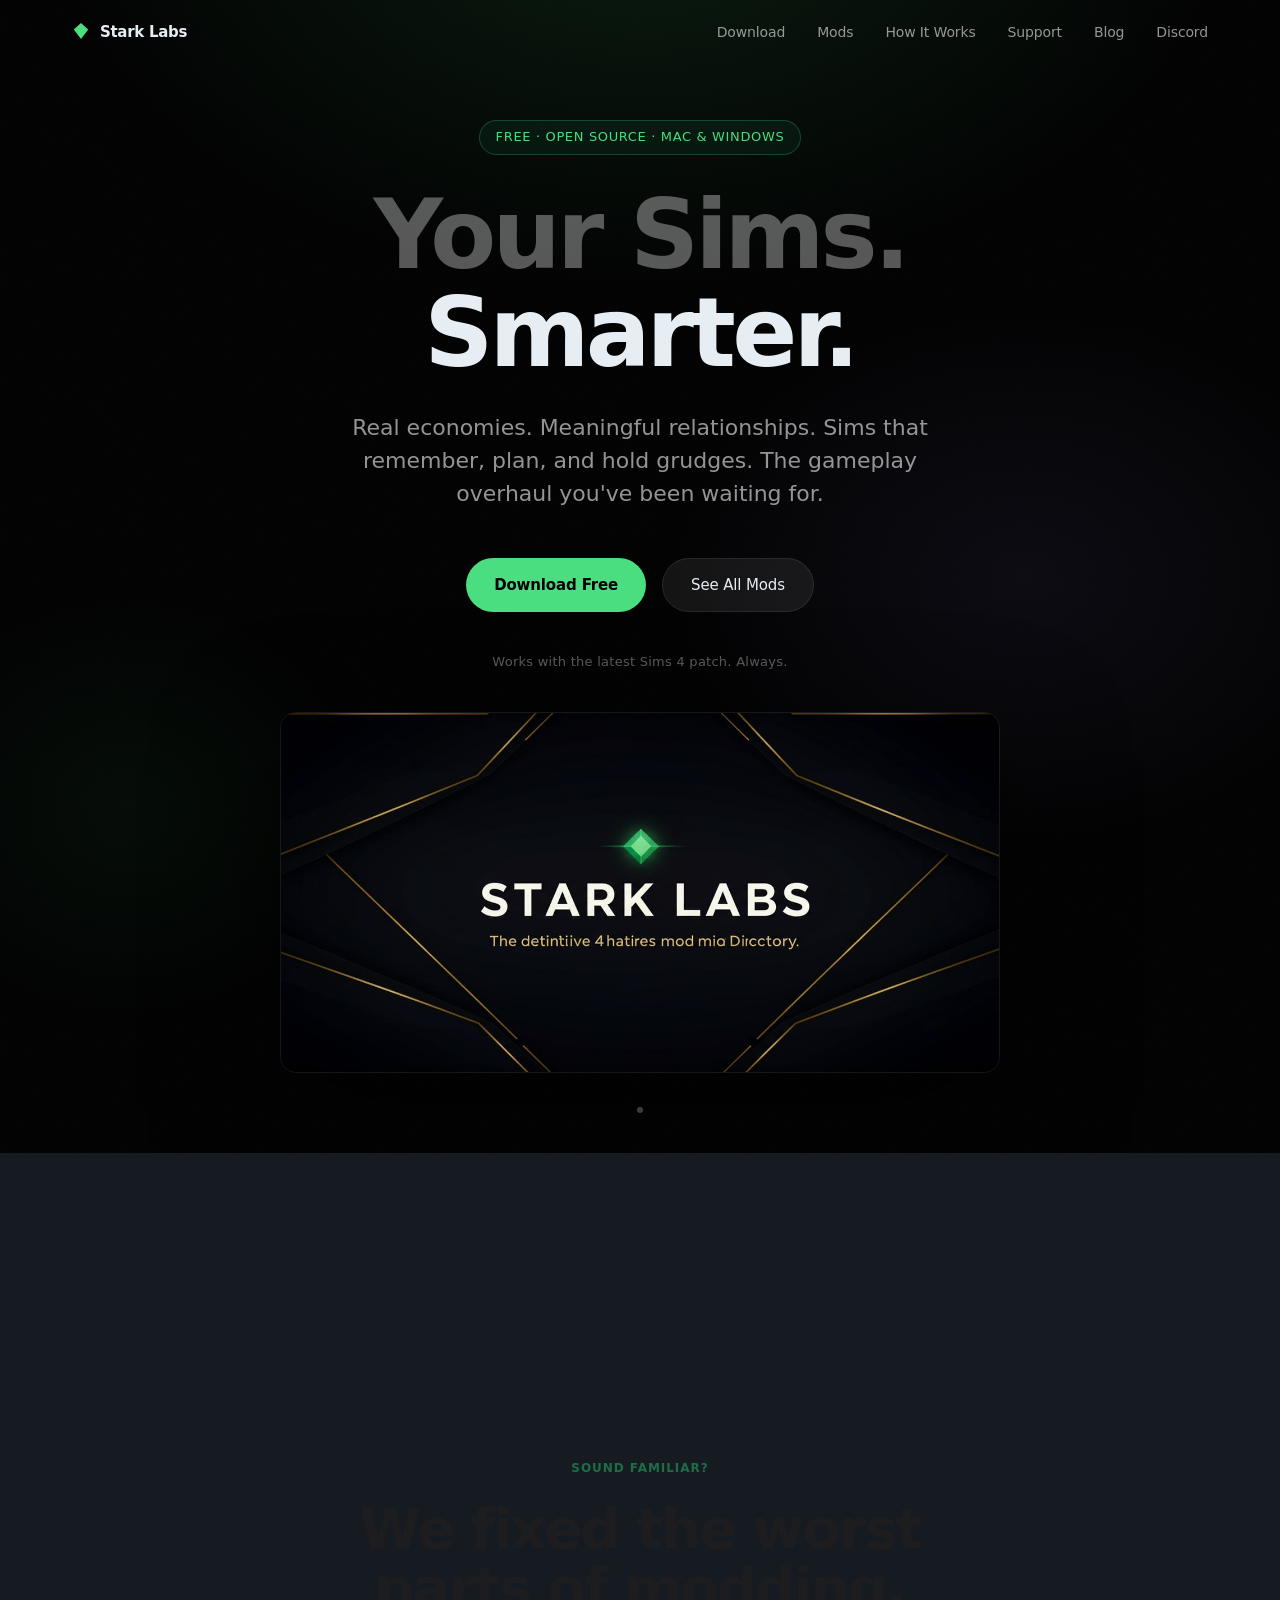
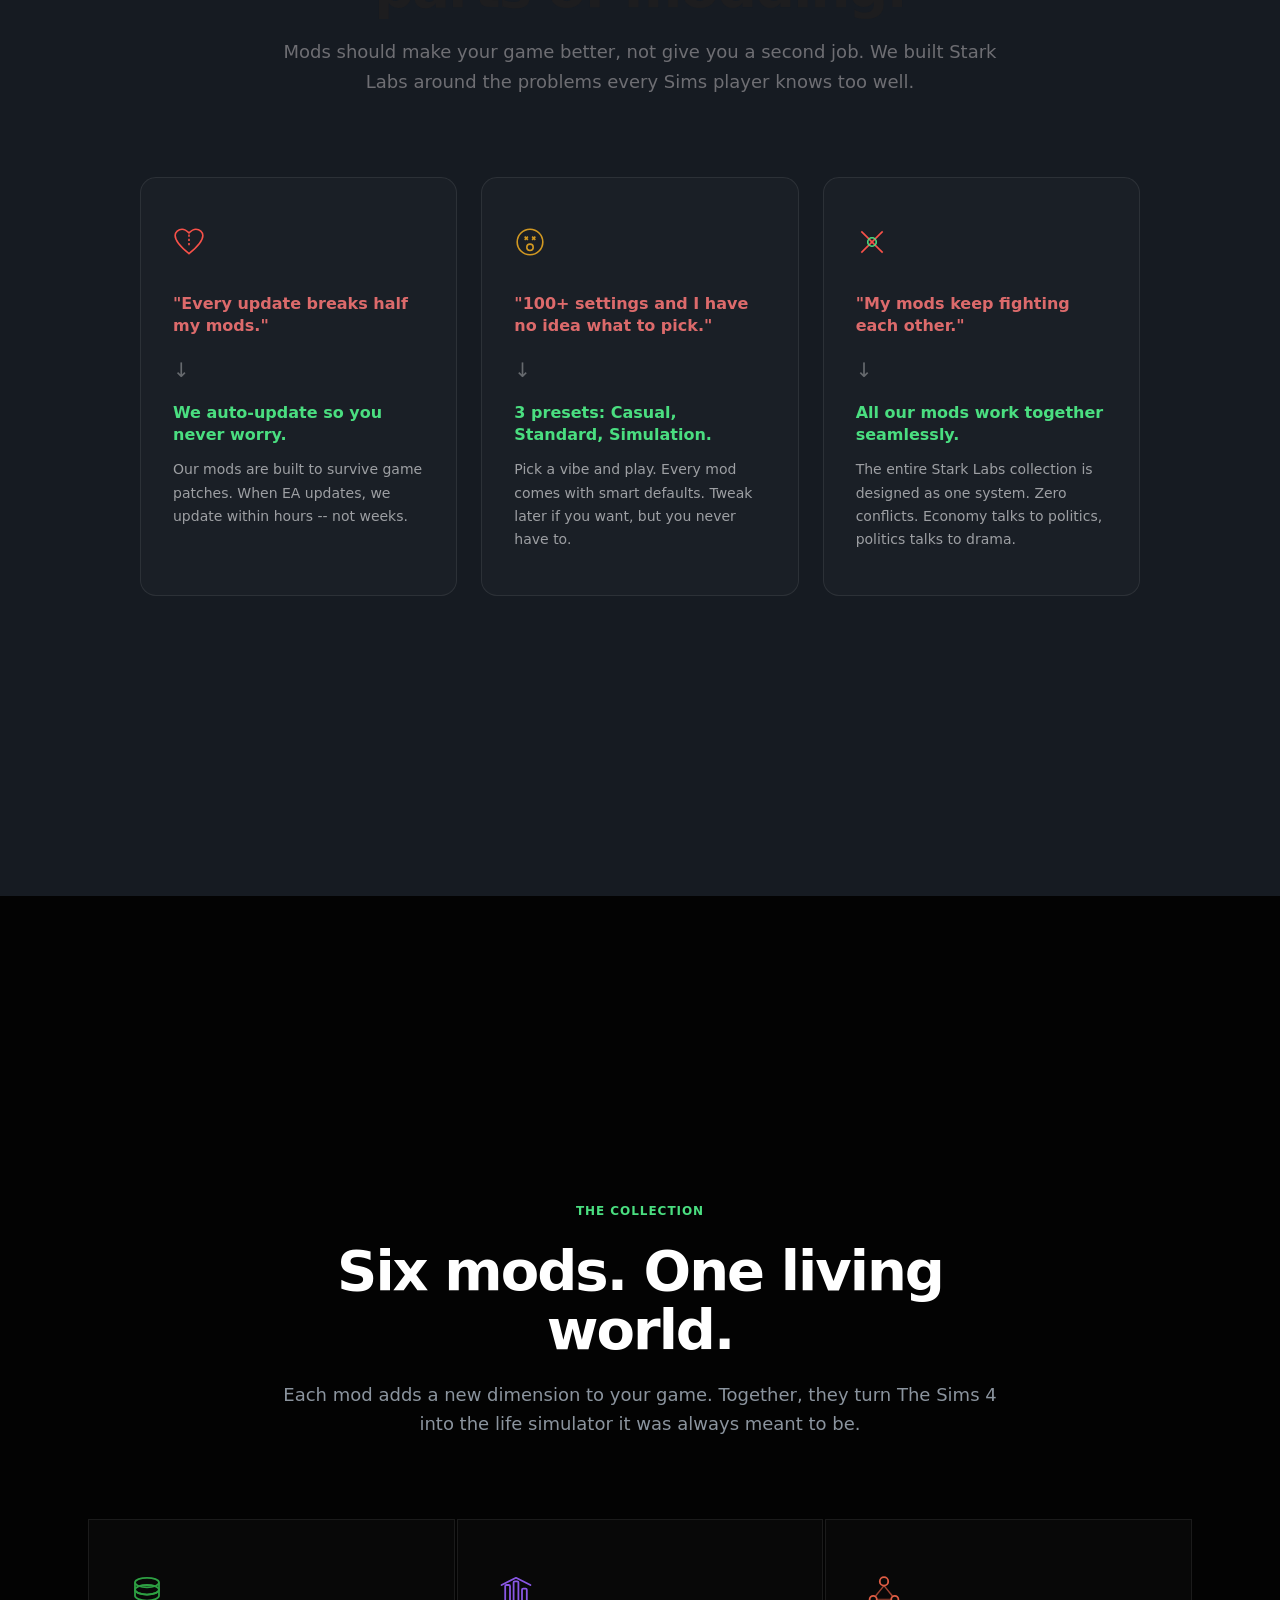
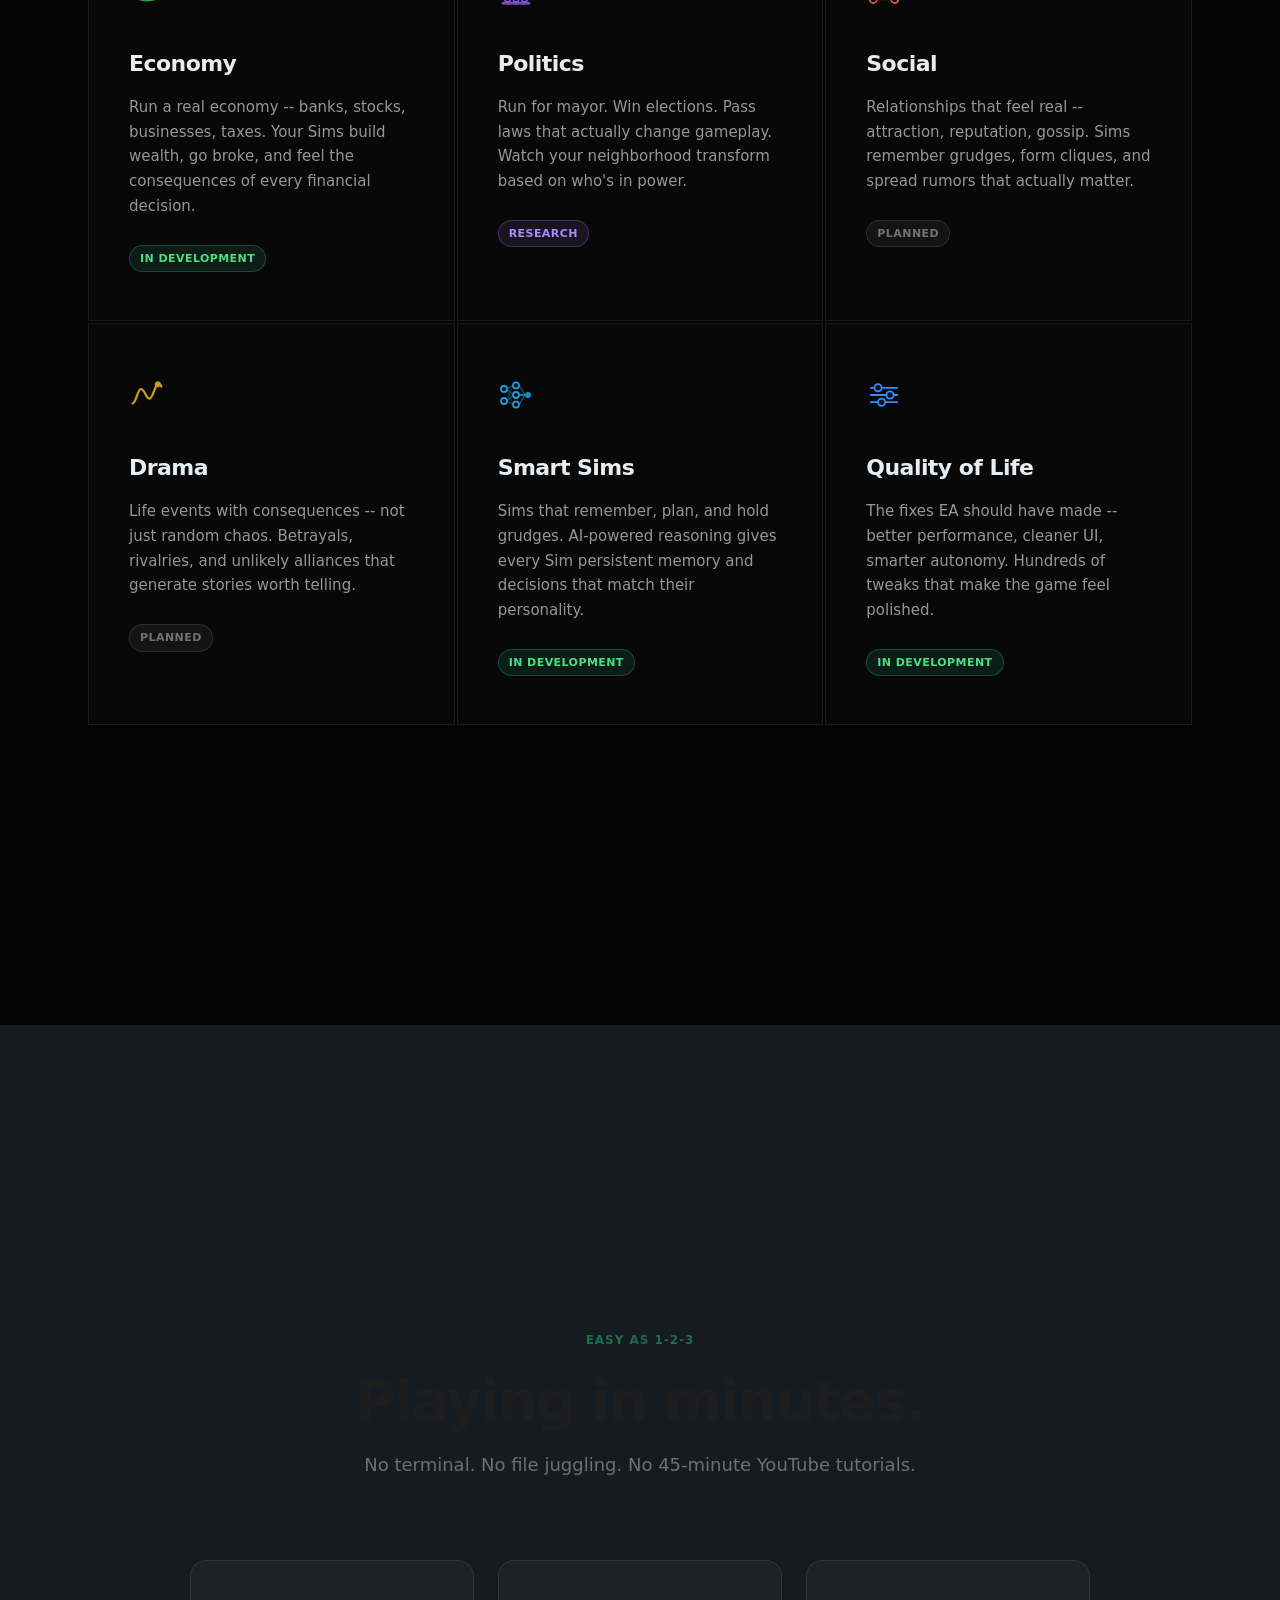
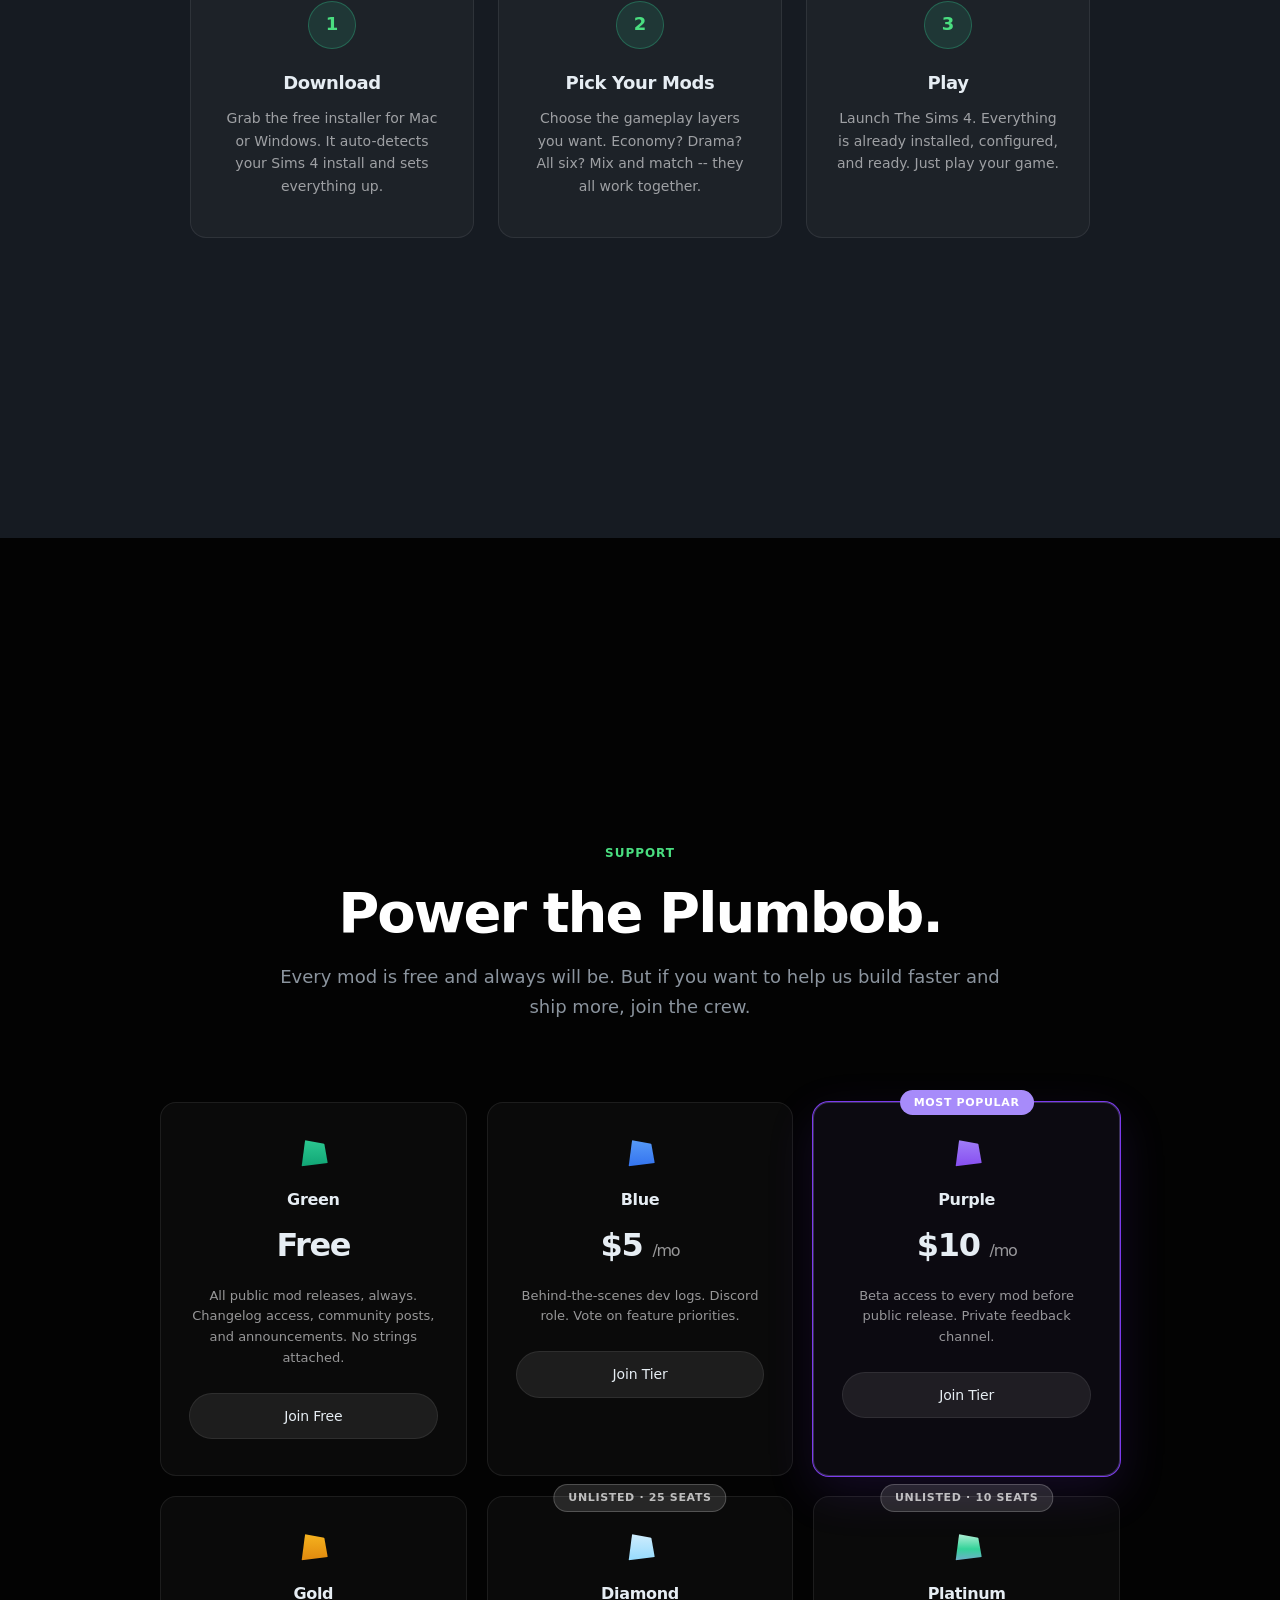
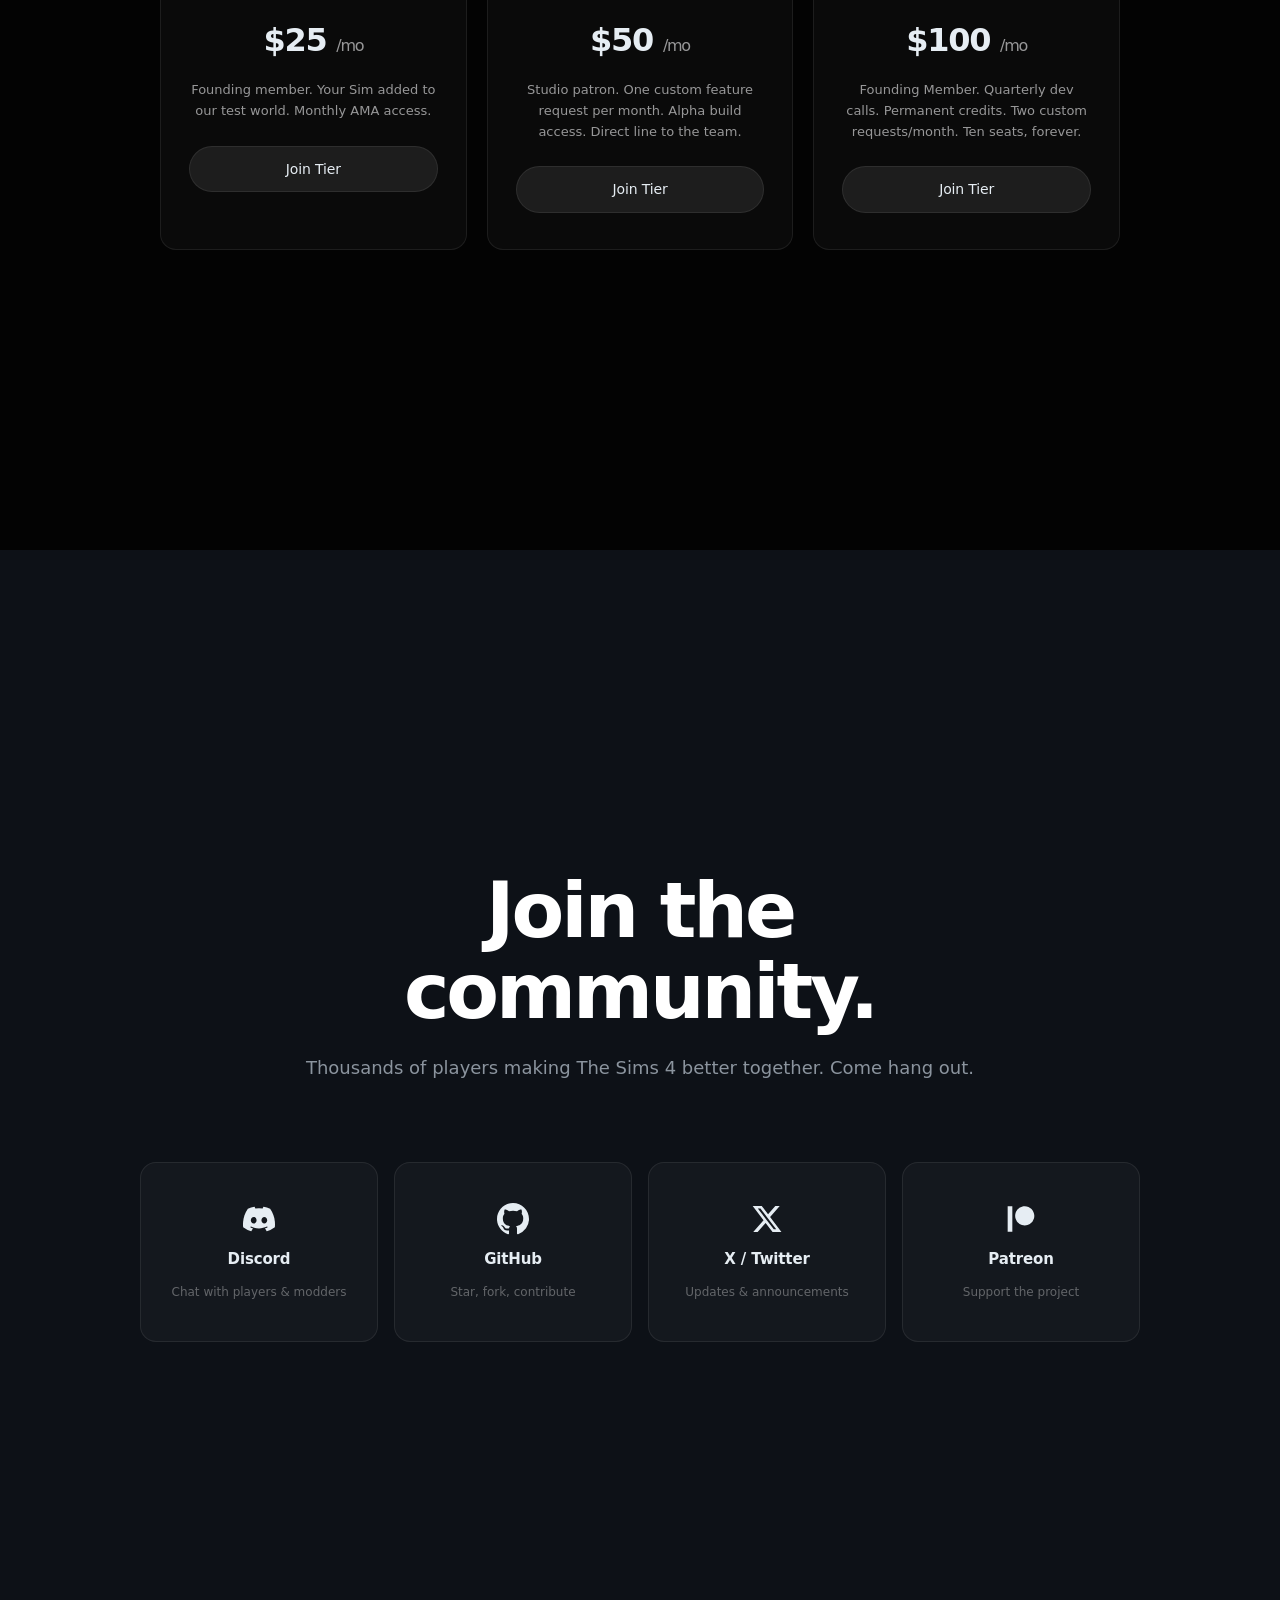
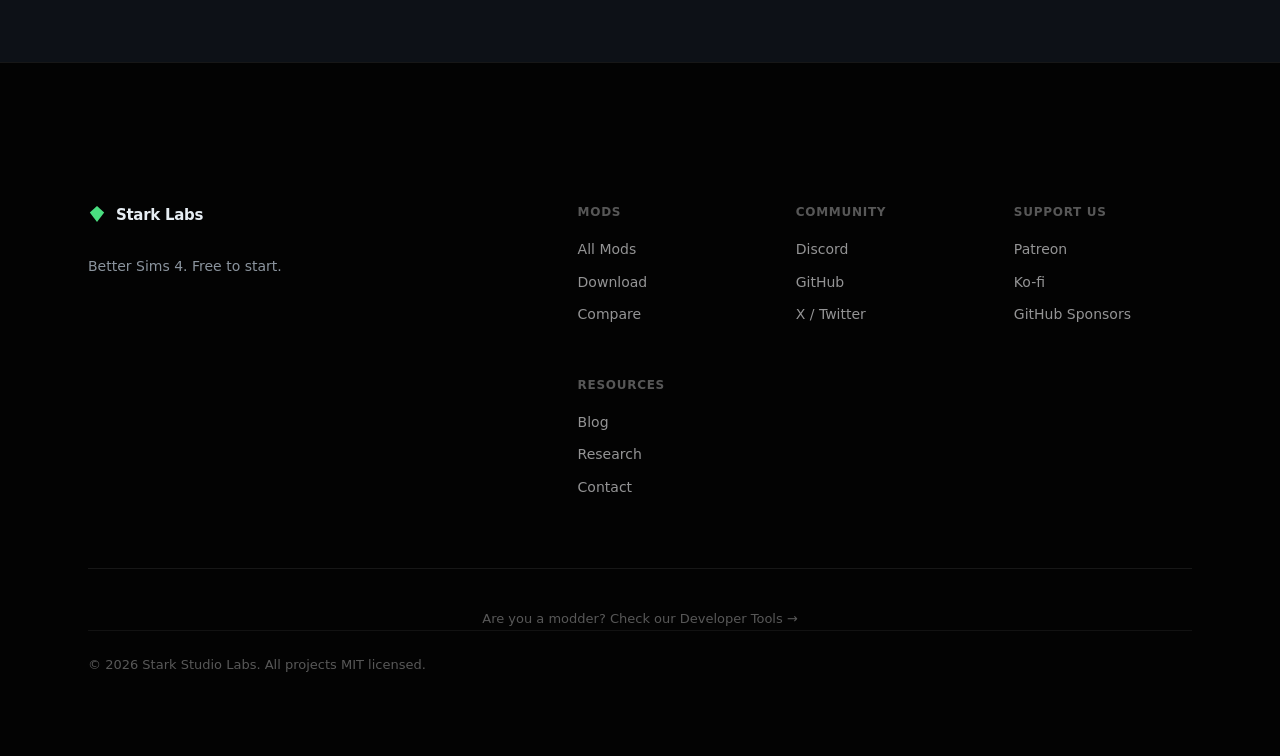
<file: index.html>
<!DOCTYPE html>
<html lang="en">
<head>
  <meta charset="UTF-8">
  <meta name="viewport" content="width=device-width, initial-scale=1.0">
  <title>Stark Labs — Better Sims 4. One Click Away.</title>
  <meta name="description" content="Smarter Sims, real economies, meaningful drama, and mods that just work. Free, open source gameplay mods for The Sims 4.">
  <meta name="theme-color" content="#030303">
  <meta property="og:title" content="Stark Labs — Better Sims 4. One Click Away.">
  <meta property="og:description" content="Smarter Sims, real economies, meaningful drama, and mods that just work. Free, open source gameplay mods for The Sims 4.">
  <meta property="og:type" content="website">
  <meta property="og:url" content="https://stark-studio-labs.github.io/">
  <meta property="og:image" content="https://stark-studio-labs.github.io/assets/banner.png">
  <meta property="og:site_name" content="Stark Studio Labs">
  <meta name="twitter:card" content="summary_large_image">
  <meta name="twitter:title" content="Stark Labs — Better Sims 4. One Click Away.">
  <meta name="twitter:description" content="Smarter Sims, real economies, meaningful drama, and mods that just work. Free, open source gameplay mods for The Sims 4.">
  <meta name="twitter:image" content="https://stark-studio-labs.github.io/assets/banner.png">
  <script type="application/ld+json">
  {
    "@context": "https://schema.org",
    "@type": "Organization",
    "name": "Stark Studio Labs",
    "url": "https://stark-studio-labs.github.io",
    "logo": "https://stark-studio-labs.github.io/assets/banner.png",
    "description": "Modern modding platform, smarter gameplay, and developer-grade tooling for The Sims 4. Built by modders, for modders. Free to start.",
    "sameAs": [
      "https://github.com/stark-studio-labs",
      "https://patreon.com/c/Shadowstarrk"
    ],
    "foundingDate": "2026",
    "contactPoint": {
      "@type": "ContactPoint",
      "email": "studio@starklabs.dev",
      "contactType": "customer support"
    }
  }
  </script>
  <link rel="stylesheet" href="styles.css">
  <link rel="icon" href="data:image/svg+xml,<svg xmlns='http://www.w3.org/2000/svg' viewBox='0 0 100 100'><polygon points='50,5 10,42 50,95 90,42' fill='%234ade80'/></svg>">
  <script src="script.js" defer></script>

  <!-- Google Analytics -->
  <script async src="https://www.googletagmanager.com/gtag/js?id=G-LF8E245M6W"></script>
  <script>
    window.dataLayer = window.dataLayer || [];
    function gtag(){dataLayer.push(arguments);}
    gtag('js', new Date());
    gtag('config', 'G-LF8E245M6W');
  </script>

  <style>
    *, *::before, *::after { box-sizing: border-box; margin: 0; padding: 0; }

    :root {
      --black: #030303;
      --surface: #161b22;
      --white: #e6edf3;
      --white-dim: rgba(245,245,247,0.6);
      --white-dimmer: rgba(245,245,247,0.35);
      --emerald: #4ade80;
      --purple: #a78bfa;
      --border: rgba(255,255,255,0.08);
      --border-hover: rgba(255,255,255,0.16);
      --font: system-ui, -apple-system, "SF Pro Display", "Helvetica Neue", Arial, sans-serif;
      --mono: "SF Mono", "Fira Code", "Cascadia Code", Menlo, monospace;
      --radius: 16px;
      --radius-sm: 10px;
      --transition: 0.3s cubic-bezier(0.4, 0, 0.2, 1);
    }

    html { scroll-behavior: smooth; }

    body {
      background: var(--black);
      color: var(--white);
      font-family: var(--font);
      font-size: 17px;
      line-height: 1.6;
      overflow-x: hidden;
      -webkit-font-smoothing: antialiased;
    }

    /* NAV */
    .nav {
      position: fixed;
      top: 0; left: 0; right: 0;
      z-index: 100;
      transition: background var(--transition), border-color var(--transition);
      border-bottom: 1px solid transparent;
    }
    .nav.nav-scrolled {
      background: rgba(0,0,0,0.75);
      backdrop-filter: saturate(180%) blur(20px);
      -webkit-backdrop-filter: saturate(180%) blur(20px);
      border-bottom-color: var(--border);
    }
    .nav-inner {
      max-width: 1200px;
      margin: 0 auto;
      padding: 0 32px;
      height: 64px;
      display: flex;
      align-items: center;
      gap: 48px;
    }
    .nav-logo { display: flex; align-items: center; gap: 10px; text-decoration: none; flex-shrink: 0; }
    .nav-icon { font-size: 20px; line-height: 1; }
    .nav-wordmark { font-size: 15px; font-weight: 600; color: var(--white); letter-spacing: -0.02em; white-space: nowrap; }
    .nav-links { display: flex; align-items: center; gap: 32px; margin-left: auto; }
    .nav-links a { font-size: 14px; color: var(--white-dim); text-decoration: none; font-weight: 450; letter-spacing: -0.01em; transition: color var(--transition); white-space: nowrap; }
    .nav-links a:hover { color: var(--white); }
    .nav-gh { display: flex; align-items: center; color: var(--white-dim) !important; }
    .nav-gh:hover { color: var(--white) !important; }
    .nav-mobile-toggle { display: none; flex-direction: column; gap: 5px; cursor: pointer; background: none; border: none; padding: 8px; margin-left: auto; }
    .nav-mobile-toggle span { display: block; width: 22px; height: 1.5px; background: var(--white); border-radius: 2px; transition: var(--transition); }

    /* HERO */
    .hero-section { position: relative; min-height: 100vh; display: flex; align-items: center; justify-content: center; overflow: hidden; background: var(--black); }
    .hero-gradient {
      position: absolute; inset: 0;
      background: radial-gradient(ellipse 80% 60% at 50% -10%, rgba(74,222,128,0.12) 0%, transparent 60%),
                  radial-gradient(ellipse 60% 50% at 80% 50%, rgba(167,139,250,0.07) 0%, transparent 50%),
                  radial-gradient(ellipse 40% 40% at 10% 70%, rgba(74,222,128,0.05) 0%, transparent 50%);
      pointer-events: none;
    }
    .hero-noise {
      position: absolute; inset: 0;
      background-image: url("data:image/svg+xml,%3Csvg viewBox='0 0 256 256' xmlns='http://www.w3.org/2000/svg'%3E%3Cfilter id='n'%3E%3CfeTurbulence type='fractalNoise' baseFrequency='0.9' numOctaves='4' stitchTiles='stitch'/%3E%3C/filter%3E%3Crect width='100%25' height='100%25' filter='url(%23n)' opacity='0.03'/%3E%3C/svg%3E");
      background-size: 256px 256px; opacity: 0.4; pointer-events: none;
    }
    .hero-content { position: relative; z-index: 1; text-align: center; max-width: 900px; padding: 120px 32px 80px; }
    .hero-eyebrow { display: inline-block; font-size: 13px; font-weight: 500; letter-spacing: 0.05em; text-transform: uppercase; color: var(--emerald); margin-bottom: 32px; padding: 6px 16px; border: 1px solid rgba(52,211,153,0.25); border-radius: 100px; background: rgba(52,211,153,0.06); }
    .hero-title { font-size: clamp(56px, 8vw, 96px); font-weight: 700; letter-spacing: -0.04em; line-height: 1.02; margin-bottom: 28px; }
    .hero-title-dim { display: block; color: rgba(245,245,247,0.35); }
    .hero-title-bold { display: block; color: var(--white); }
    .hero-sub { font-size: clamp(18px, 2.2vw, 22px); color: var(--white-dim); max-width: 640px; margin: 0 auto 48px; font-weight: 400; line-height: 1.5; }
    .hero-actions { display: flex; gap: 16px; justify-content: center; flex-wrap: wrap; margin-bottom: 40px; }
    .hero-availability { font-size: 13px; color: var(--white-dimmer); margin-bottom: 40px; letter-spacing: 0.02em; }
    .hero-banner { max-width: 720px; margin: 0 auto; border-radius: var(--radius); overflow: hidden; border: 1px solid var(--border); box-shadow: 0 40px 120px rgba(0,0,0,0.6); }
    .hero-banner img { width: 100%; height: auto; display: block; }

    /* BUTTONS */
    .btn { display: inline-flex; align-items: center; gap: 8px; padding: 14px 28px; border-radius: 980px; font-size: 15px; font-weight: 500; text-decoration: none; letter-spacing: -0.01em; transition: all var(--transition); cursor: pointer; border: none; white-space: nowrap; }
    .btn-primary { background: var(--emerald); color: #000; font-weight: 600; }
    .btn-primary:hover { background: #5ee8b1; transform: translateY(-1px); box-shadow: 0 8px 32px rgba(52,211,153,0.3); }
    .btn-ghost { background: rgba(255,255,255,0.07); color: var(--white); border: 1px solid var(--border); }
    .btn-ghost:hover { background: rgba(255,255,255,0.12); border-color: var(--border-hover); }
    .btn-tier { background: rgba(255,255,255,0.08); color: var(--white); border: 1px solid var(--border); padding: 11px 24px; font-size: 14px; width: 100%; justify-content: center; border-radius: 980px; }
    .btn-tier:hover { background: rgba(255,255,255,0.14); border-color: var(--border-hover); }

    /* HERO STATS */
    .hero-stats { display: flex; align-items: center; justify-content: center; gap: 0; border: 1px solid var(--border); border-radius: var(--radius); overflow: hidden; background: rgba(255,255,255,0.03); backdrop-filter: blur(10px); max-width: 480px; margin: 0 auto; }
    .hero-stat { flex: 1; padding: 20px 24px; text-align: center; }
    .hero-stat-sep { width: 1px; background: var(--border); align-self: stretch; }
    .hero-stat-num { display: block; font-size: 28px; font-weight: 700; letter-spacing: -0.03em; color: var(--white); }
    .hero-stat-label { display: block; font-size: 12px; color: var(--white-dimmer); font-weight: 450; margin-top: 2px; }
    .hero-scroll-cue { position: absolute; bottom: 40px; left: 50%; transform: translateX(-50%); }
    .scroll-dot { width: 6px; height: 6px; background: var(--white-dimmer); border-radius: 50%; animation: scrollPulse 2s ease-in-out infinite; }
    @keyframes scrollPulse { 0%, 100% { opacity: 0.3; transform: translateY(0); } 50% { opacity: 0.8; transform: translateY(8px); } }

    /* SECTIONS */
    .section-dark { background: var(--black); } .section-light { background: var(--surface); } .section-community { background: #0d1117; } /* retained as card-surface contrast */
    .container { max-width: 1200px; margin: 0 auto; padding: 140px 48px; }
    .section-header { text-align: center; max-width: 720px; margin: 0 auto 80px; }
    .section-eyebrow { display: inline-block; font-size: 12px; font-weight: 600; letter-spacing: 0.08em; text-transform: uppercase; color: var(--emerald); margin-bottom: 20px; }
    .section-title { font-size: clamp(36px, 4.5vw, 56px); font-weight: 700; letter-spacing: -0.035em; line-height: 1.06; color: var(--white); margin-bottom: 20px; }
    .section-sub { font-size: 18px; color: var(--white-dim); line-height: 1.65; }

    /* PAIN POINTS */
    .pain-grid { display: grid; grid-template-columns: repeat(3, 1fr); gap: 24px; max-width: 1000px; margin: 0 auto; }
    .pain-card { padding: 44px 32px; background: rgba(255,255,255,0.02); border: 1px solid var(--border); border-radius: var(--radius); transition: all var(--transition); }
    .pain-card:hover { background: rgba(255,255,255,0.04); border-color: var(--border-hover); transform: translateY(-4px); }
    .pain-icon { font-size: 32px; margin-bottom: 20px; display: block; }
    .pain-problem { font-size: 16px; font-weight: 600; color: rgba(255,120,120,0.85); margin-bottom: 16px; line-height: 1.4; }
    .pain-arrow { display: block; font-size: 20px; color: var(--white-dimmer); margin-bottom: 16px; }
    .pain-solution { font-size: 16px; font-weight: 600; color: var(--emerald); line-height: 1.4; margin-bottom: 12px; }
    .pain-desc { font-size: 14px; color: var(--white-dim); line-height: 1.65; }

    /* MOD SHOWCASE */
    .mods-grid { display: grid; grid-template-columns: repeat(3, 1fr); gap: 2px; }
    .mod-card { padding: 48px 40px; background: rgba(255,255,255,0.02); border: 1px solid var(--border); position: relative; transition: background var(--transition), border-color var(--transition); }
    .mod-card:hover { background: rgba(255,255,255,0.04); border-color: rgba(255,255,255,0.12); }
    .mod-icon-lg { font-size: 36px; margin-bottom: 20px; display: block; }
    .mod-name { font-size: 22px; font-weight: 700; letter-spacing: -0.025em; color: var(--white); margin-bottom: 14px; }
    .mod-desc { font-size: 15px; color: var(--white-dim); line-height: 1.65; margin-bottom: 24px; }
    .mod-badge { display: inline-block; font-size: 11px; font-weight: 600; letter-spacing: 0.04em; text-transform: uppercase; padding: 4px 10px; border-radius: 100px; }
    .badge-dev { color: var(--emerald); background: rgba(52,211,153,0.1); border: 1px solid rgba(52,211,153,0.25); }
    .badge-research { color: var(--purple); background: rgba(167,139,250,0.1); border: 1px solid rgba(167,139,250,0.25); }
    .badge-planned { color: rgba(255,255,255,0.4); background: rgba(255,255,255,0.05); border: 1px solid rgba(255,255,255,0.1); }

    /* HOW IT WORKS */
    .steps-grid { display: grid; grid-template-columns: repeat(3, 1fr); gap: 24px; max-width: 900px; margin: 0 auto; }
    .step { text-align: center; padding: 40px 28px; background: rgba(255,255,255,0.03); border: 1px solid var(--border); border-radius: var(--radius); }
    .step-num { width: 48px; height: 48px; border-radius: 50%; background: rgba(52,211,153,0.12); border: 1px solid rgba(52,211,153,0.3); color: var(--emerald); font-size: 18px; font-weight: 700; display: flex; align-items: center; justify-content: center; margin: 0 auto 20px; }
    .step h3 { font-size: 18px; font-weight: 600; letter-spacing: -0.02em; color: var(--white); margin-bottom: 10px; }
    .step p { font-size: 14px; color: var(--white-dim); line-height: 1.6; }

    /* TIERS */
    .tiers-grid { display: grid; grid-template-columns: repeat(3, 1fr); gap: 20px; max-width: 960px; margin: 0 auto; }
    .tier { padding: 36px 28px; background: rgba(255,255,255,0.03); border: 1px solid var(--border); border-radius: var(--radius); text-align: center; position: relative; transition: all var(--transition); }
    .tier:hover { background: rgba(255,255,255,0.06); transform: translateY(-4px); }
    .tier-featured { background: rgba(167,139,250,0.06); border-color: rgba(167,139,250,0.3); }
    .tier-featured:hover { background: rgba(167,139,250,0.1); }
    .tier-popular { position: absolute; top: -13px; left: 50%; transform: translateX(-50%); font-size: 11px; font-weight: 700; letter-spacing: 0.06em; text-transform: uppercase; background: var(--purple); color: #fff; padding: 4px 14px; border-radius: 100px; white-space: nowrap; }
    .tier-unlisted { position: absolute; top: -13px; left: 50%; transform: translateX(-50%); font-size: 11px; font-weight: 700; letter-spacing: 0.06em; text-transform: uppercase; background: rgba(255,255,255,0.12); color: rgba(255,255,255,0.7); padding: 4px 14px; border-radius: 100px; white-space: nowrap; border: 1px solid rgba(255,255,255,0.2); }
    .plumbob { width: 32px; height: 32px; margin: 0 auto 16px; clip-path: polygon(50% 0%, 100% 35%, 50% 100%, 0% 35%); }
    .plumbob-green { background: linear-gradient(135deg, #34d399, #059669); }
    .plumbob-blue { background: linear-gradient(135deg, #60a5fa, #2563eb); }
    .plumbob-purple { background: linear-gradient(135deg, #a78bfa, #7c3aed); }
    .plumbob-gold { background: linear-gradient(135deg, #fbbf24, #d97706); }
    .plumbob-diamond { background: linear-gradient(135deg, #e0f2fe, #7dd3fc); }
    .plumbob-platinum { background: linear-gradient(135deg, #f0fdf4, #34d399, #a78bfa); }
    .tier-name { font-size: 16px; font-weight: 700; letter-spacing: -0.02em; color: var(--white); margin-bottom: 8px; }
    .tier-price { font-size: 32px; font-weight: 700; letter-spacing: -0.04em; color: var(--white); margin-bottom: 14px; }
    .tier-price span { font-size: 16px; font-weight: 400; color: var(--white-dim); }
    .tier-perks { font-size: 13px; color: var(--white-dim); line-height: 1.6; margin-bottom: 24px; }

    /* COMMUNITY */
    .section-community .container { padding: 160px 48px; }
    .section-community .section-title { font-size: clamp(48px, 6vw, 80px); letter-spacing: -0.04em; }
    .community-grid { display: grid; grid-template-columns: repeat(4, 1fr); gap: 16px; max-width: 1000px; margin: 0 auto; }
    .community-card { display: flex; flex-direction: column; align-items: center; gap: 12px; padding: 40px 24px; background: rgba(255,255,255,0.03); border: 1px solid var(--border); border-radius: var(--radius); text-decoration: none; color: var(--white); transition: all var(--transition); text-align: center; }
    .community-card:hover { background: rgba(255,255,255,0.07); border-color: var(--border-hover); transform: translateY(-6px); }
    .community-name { font-size: 15px; font-weight: 600; color: var(--white); }
    .community-desc { font-size: 12px; color: var(--white-dimmer); }

    /* FOOTER */
    .footer { background: var(--black); border-top: 1px solid var(--border); }
    .footer-inner { max-width: 1200px; margin: 0 auto; padding: 80px 48px 48px; }
    .footer-top { display: grid; grid-template-columns: 2fr 3fr; gap: 80px; padding-bottom: 60px; border-bottom: 1px solid var(--border); margin-bottom: 40px; }
    .footer-brand { display: flex; flex-direction: column; gap: 16px; }
    .footer-logo { display: flex; align-items: center; gap: 10px; text-decoration: none; color: var(--white); font-weight: 600; font-size: 15px; }
    .footer-tagline { font-size: 14px; color: var(--white-dimmer); line-height: 1.6; max-width: 280px; }
    .footer-nav { display: grid; grid-template-columns: repeat(3, 1fr); gap: 40px; }
    .footer-col h4 { font-size: 12px; font-weight: 600; letter-spacing: 0.06em; text-transform: uppercase; color: var(--white-dimmer); margin-bottom: 16px; }
    .footer-col a { display: block; font-size: 14px; color: var(--white-dim); text-decoration: none; margin-bottom: 10px; transition: color var(--transition); }
    .footer-col a:hover { color: var(--white); }
    .footer-dev-link { display: block; text-align: center; font-size: 13px; color: var(--white-dimmer); margin-top: 32px; transition: color var(--transition); }
    .footer-dev-link:hover { color: var(--emerald); }
    .footer-bottom p { font-size: 13px; color: var(--white-dimmer); }

    /* REVEAL */
    .reveal { opacity: 0; transform: translateY(28px); transition: opacity 0.65s cubic-bezier(0.4,0,0.2,1), transform 0.65s cubic-bezier(0.4,0,0.2,1); }
    .reveal.in-view { opacity: 1; transform: translateY(0); }

    /* RESPONSIVE */
    @media (max-width: 1024px) {
      .pain-grid { grid-template-columns: repeat(2, 1fr); }
      .mods-grid { grid-template-columns: repeat(2, 1fr); }
      .tiers-grid { grid-template-columns: repeat(2, 1fr); }
      .community-grid { grid-template-columns: repeat(2, 1fr); }
    }
    @media (max-width: 768px) {
      .nav-links { display: none; }
      .nav-links.open { display: flex; flex-direction: column; position: fixed; top: 64px; left: 0; right: 0; background: rgba(0,0,0,0.95); backdrop-filter: blur(20px); padding: 24px 32px; border-bottom: 1px solid var(--border); gap: 20px; z-index: 99; }
      .nav-mobile-toggle { display: flex; }
      .hero-content { padding: 100px 24px 60px; }
      .hero-actions { flex-direction: column; align-items: center; }
      .hero-stats { max-width: 100%; }
      .container { padding: 100px 24px; }
      .pain-grid { grid-template-columns: 1fr; }
      .mods-grid { grid-template-columns: 1fr; }
      .steps-grid { grid-template-columns: 1fr; max-width: 100%; }
      .tiers-grid { grid-template-columns: 1fr; }
      .community-grid { grid-template-columns: repeat(2, 1fr); }
      .footer-top { grid-template-columns: 1fr; gap: 40px; }
      .footer-nav { grid-template-columns: repeat(2, 1fr); }
      .footer-inner { padding: 60px 24px 40px; }
    }
    @media (max-width: 480px) {
      .community-grid { grid-template-columns: 1fr; }
      .footer-nav { grid-template-columns: 1fr; }
      .hero-stats { flex-direction: column; border-radius: 10px; }
      .hero-stat-sep { width: 100%; height: 1px; align-self: auto; }
    }
  </style>
</head>
<body>

  <!-- NAV -->
  <nav class="nav" id="nav">
    <div class="nav-inner">
      <a href="#" class="nav-logo">
        <span class="nav-icon"><svg width="18" height="18" viewBox="0 0 100 100"><polygon points="50,5 10,42 50,95 90,42" fill="#4ade80"/></svg></span>
        <span class="nav-wordmark">Stark Labs</span>
      </a>
      <div class="nav-links" id="navLinks">
        <a href="download.html">Download</a>
        <a href="mods.html">Mods</a>
        <a href="#how-it-works">How It Works</a>
        <a href="#support">Support</a>
        <a href="blog.html">Blog</a>
        <a href="https://discord.gg/starkstudiolabs" target="_blank" rel="noopener">Discord</a>
      </div>
      <button class="nav-mobile-toggle" id="nav-toggle" aria-label="Menu">
        <span></span><span></span><span></span>
      </button>
    </div>
  </nav>

  <!-- HERO -->
  <section id="hero" class="hero-section">
    <div class="hero-gradient"></div>
    <div class="hero-noise"></div>
    <div class="hero-content">
      <div class="hero-eyebrow">Free &middot; Open Source &middot; Mac &amp; Windows</div>
      <h1 class="hero-title">
        <span class="hero-title-dim">Your Sims.</span>
        <span class="hero-title-bold">Smarter.</span>
      </h1>
      <p class="hero-sub">Real economies. Meaningful relationships. Sims that remember, plan, and hold grudges. The gameplay overhaul you've been waiting for.</p>
      <div class="hero-actions">
        <a href="download.html" class="btn btn-primary">Download Free</a>
        <a href="mods.html" class="btn btn-ghost">See All Mods</a>
      </div>
      <div class="hero-availability">Works with the latest Sims 4 patch. Always.</div>
      <div class="hero-banner">
        <img src="banner.png" alt="Stark Labs — The definitive Sims 4 mod directory" loading="eager">
      </div>
    </div>
    <div class="hero-scroll-cue"><div class="scroll-dot"></div></div>
  </section>

  <!-- PAIN POINTS -->
  <section id="pain-points" class="section-light">
    <div class="container">
      <div class="section-header reveal">
        <span class="section-eyebrow">Sound Familiar?</span>
        <h2 class="section-title">We fixed the worst parts of modding.</h2>
        <p class="section-sub">Mods should make your game better, not give you a second job. We built Stark Labs around the problems every Sims player knows too well.</p>
      </div>
      <div class="pain-grid">
        <div class="pain-card reveal">
          <span class="pain-icon"><svg width="32" height="32" viewBox="0 0 30 30" fill="none"><path d="M15 26 C5 18 2 13 2 9 C2 5.7 5 3 8.5 3 C10.5 3 12.5 4 15 6.5 C17.5 4 19.5 3 21.5 3 C25 3 28 5.7 28 9 C28 13 25 18 15 26Z" stroke="#f85149" stroke-width="1.5" fill="none"/><line x1="15" y1="8" x2="15" y2="20" stroke="#f85149" stroke-width="1.5" stroke-dasharray="2 2"/></svg></span>
          <p class="pain-problem">"Every update breaks half my mods."</p>
          <span class="pain-arrow">↓</span>
          <p class="pain-solution">We auto-update so you never worry.</p>
          <p class="pain-desc">Our mods are built to survive game patches. When EA updates, we update within hours -- not weeks.</p>
        </div>
        <div class="pain-card reveal">
          <span class="pain-icon"><svg width="32" height="32" viewBox="0 0 30 30" fill="none"><circle cx="15" cy="15" r="12" stroke="#d29922" stroke-width="1.5"/><line x1="10" y1="10" x2="13" y2="13" stroke="#d29922" stroke-width="1.5"/><line x1="13" y1="10" x2="10" y2="13" stroke="#d29922" stroke-width="1.5"/><line x1="17" y1="10" x2="20" y2="13" stroke="#d29922" stroke-width="1.5"/><line x1="20" y1="10" x2="17" y2="13" stroke="#d29922" stroke-width="1.5"/><circle cx="15" cy="20" r="3" stroke="#d29922" stroke-width="1.5" fill="none"/></svg></span>
          <p class="pain-problem">"100+ settings and I have no idea what to pick."</p>
          <span class="pain-arrow">↓</span>
          <p class="pain-solution">3 presets: Casual, Standard, Simulation.</p>
          <p class="pain-desc">Pick a vibe and play. Every mod comes with smart defaults. Tweak later if you want, but you never have to.</p>
        </div>
        <div class="pain-card reveal">
          <span class="pain-icon"><svg width="32" height="32" viewBox="0 0 30 30" fill="none"><line x1="5" y1="5" x2="25" y2="25" stroke="#f85149" stroke-width="1.5"/><line x1="25" y1="5" x2="5" y2="25" stroke="#f85149" stroke-width="1.5"/><circle cx="15" cy="15" r="4" stroke="#4ade80" stroke-width="1.5" fill="none"/></svg></span>
          <p class="pain-problem">"My mods keep fighting each other."</p>
          <span class="pain-arrow">↓</span>
          <p class="pain-solution">All our mods work together seamlessly.</p>
          <p class="pain-desc">The entire Stark Labs collection is designed as one system. Zero conflicts. Economy talks to politics, politics talks to drama.</p>
        </div>
      </div>
    </div>
  </section>

  <!-- MOD SHOWCASE -->
  <section id="mods" class="section-dark">
    <div class="container">
      <div class="section-header reveal">
        <span class="section-eyebrow">The Collection</span>
        <h2 class="section-title">Six mods. One living world.</h2>
        <p class="section-sub">Each mod adds a new dimension to your game. Together, they turn The Sims 4 into the life simulator it was always meant to be.</p>
      </div>
      <div class="mods-grid">
        <div class="mod-card reveal">
          <span class="mod-icon-lg"><svg width="36" height="36" viewBox="0 0 30 30" fill="none"><ellipse cx="15" cy="8" rx="10" ry="4" fill="none" stroke="#2ea043" stroke-width="1.5"/><path d="M5 8 v6 c0 2.2 4.5 4 10 4 s10-1.8 10-4 V8" fill="none" stroke="#2ea043" stroke-width="1.5"/><ellipse cx="15" cy="14" rx="10" ry="4" fill="none" stroke="#2ea043" stroke-width="1.5"/><path d="M5 14 v5 c0 2.2 4.5 4 10 4 s10-1.8 10-4 v-5" fill="none" stroke="#2ea043" stroke-width="1.5"/></svg></span>
          <h3 class="mod-name">Economy</h3>
          <p class="mod-desc">Run a real economy -- banks, stocks, businesses, taxes. Your Sims build wealth, go broke, and feel the consequences of every financial decision.</p>
          <span class="mod-badge badge-dev">In Development</span>
        </div>
        <div class="mod-card reveal">
          <span class="mod-icon-lg"><svg width="36" height="36" viewBox="0 0 30 30" fill="none"><rect x="3" y="24" width="24" height="2.5" rx="1.2" fill="#8957e5" opacity="0.8"/><rect x="6" y="10" width="4" height="14" rx="1" fill="none" stroke="#8957e5" stroke-width="1.5"/><rect x="13" y="7" width="4" height="17" rx="1" fill="none" stroke="#8957e5" stroke-width="1.5"/><rect x="20" y="13" width="4" height="11" rx="1" fill="none" stroke="#8957e5" stroke-width="1.5"/><path d="M3 10 L15 4 L27 10" stroke="#8957e5" stroke-width="1.5" stroke-linecap="round" stroke-linejoin="round" fill="none"/></svg></span>
          <h3 class="mod-name">Politics</h3>
          <p class="mod-desc">Run for mayor. Win elections. Pass laws that actually change gameplay. Watch your neighborhood transform based on who's in power.</p>
          <span class="mod-badge badge-research">Research</span>
        </div>
        <div class="mod-card reveal">
          <span class="mod-icon-lg"><svg width="36" height="36" viewBox="0 0 30 30" fill="none"><circle cx="15" cy="7" r="3.5" stroke="#e05d44" stroke-width="1.5"/><circle cx="6" cy="22" r="3" stroke="#e05d44" stroke-width="1.5"/><circle cx="24" cy="22" r="3" stroke="#e05d44" stroke-width="1.5"/><line x1="15" y1="10.5" x2="8" y2="19.2" stroke="#e05d44" stroke-width="1.2" stroke-opacity="0.7"/><line x1="15" y1="10.5" x2="22" y2="19.2" stroke="#e05d44" stroke-width="1.2" stroke-opacity="0.7"/><line x1="9" y1="22" x2="21" y2="22" stroke="#e05d44" stroke-width="1.2" stroke-opacity="0.5"/></svg></span>
          <h3 class="mod-name">Social</h3>
          <p class="mod-desc">Relationships that feel real -- attraction, reputation, gossip. Sims remember grudges, form cliques, and spread rumors that actually matter.</p>
          <span class="mod-badge badge-planned">Planned</span>
        </div>
        <div class="mod-card reveal">
          <span class="mod-icon-lg"><svg width="36" height="36" viewBox="0 0 30 30" fill="none"><path d="M3 22 C6 22 7 10 10 10 C13 10 14 18 17 18 C20 18 21 8 24 6 C26 5 27 8 27 8" stroke="#d4a017" stroke-width="1.8" stroke-linecap="round" fill="none"/><circle cx="24" cy="6" r="2.5" fill="#d4a017" opacity="0.9"/></svg></span>
          <h3 class="mod-name">Drama</h3>
          <p class="mod-desc">Life events with consequences -- not just random chaos. Betrayals, rivalries, and unlikely alliances that generate stories worth telling.</p>
          <span class="mod-badge badge-planned">Planned</span>
        </div>
        <div class="mod-card reveal">
          <span class="mod-icon-lg"><svg width="36" height="36" viewBox="0 0 30 30" fill="none"><circle cx="5" cy="10" r="2.5" stroke="#1f9ada" stroke-width="1.5" fill="none"/><circle cx="5" cy="20" r="2.5" stroke="#1f9ada" stroke-width="1.5" fill="none"/><circle cx="15" cy="7" r="2.5" stroke="#1f9ada" stroke-width="1.5" fill="none"/><circle cx="15" cy="15" r="2.5" stroke="#1f9ada" stroke-width="1.5" fill="none"/><circle cx="15" cy="23" r="2.5" stroke="#1f9ada" stroke-width="1.5" fill="none"/><circle cx="25" cy="15" r="2.5" fill="#1f9ada" opacity="0.9"/><line x1="7.5" y1="10" x2="12.5" y2="7" stroke="#1f9ada" stroke-width="1" stroke-opacity="0.5"/><line x1="7.5" y1="10" x2="12.5" y2="15" stroke="#1f9ada" stroke-width="1" stroke-opacity="0.5"/><line x1="7.5" y1="10" x2="12.5" y2="23" stroke="#1f9ada" stroke-width="1" stroke-opacity="0.3"/><line x1="7.5" y1="20" x2="12.5" y2="7" stroke="#1f9ada" stroke-width="1" stroke-opacity="0.3"/><line x1="7.5" y1="20" x2="12.5" y2="15" stroke="#1f9ada" stroke-width="1" stroke-opacity="0.5"/><line x1="7.5" y1="20" x2="12.5" y2="23" stroke="#1f9ada" stroke-width="1" stroke-opacity="0.5"/><line x1="17.5" y1="7" x2="22.5" y2="15" stroke="#1f9ada" stroke-width="1" stroke-opacity="0.6"/><line x1="17.5" y1="15" x2="22.5" y2="15" stroke="#1f9ada" stroke-width="1.5" stroke-opacity="0.8"/><line x1="17.5" y1="23" x2="22.5" y2="15" stroke="#1f9ada" stroke-width="1" stroke-opacity="0.6"/></svg></span>
          <h3 class="mod-name">Smart Sims</h3>
          <p class="mod-desc">Sims that remember, plan, and hold grudges. AI-powered reasoning gives every Sim persistent memory and decisions that match their personality.</p>
          <span class="mod-badge badge-dev">In Development</span>
        </div>
        <div class="mod-card reveal">
          <span class="mod-icon-lg"><svg width="36" height="36" viewBox="0 0 30 30" fill="none"><line x1="4" y1="9" x2="26" y2="9" stroke="#388bfd" stroke-width="1.5" stroke-linecap="round"/><line x1="4" y1="15" x2="26" y2="15" stroke="#388bfd" stroke-width="1.5" stroke-linecap="round"/><line x1="4" y1="21" x2="26" y2="21" stroke="#388bfd" stroke-width="1.5" stroke-linecap="round"/><circle cx="10" cy="9" r="3" fill="#0d1117" stroke="#388bfd" stroke-width="1.5"/><circle cx="20" cy="15" r="3" fill="#0d1117" stroke="#388bfd" stroke-width="1.5"/><circle cx="13" cy="21" r="3" fill="#0d1117" stroke="#388bfd" stroke-width="1.5"/></svg></span>
          <h3 class="mod-name">Quality of Life</h3>
          <p class="mod-desc">The fixes EA should have made -- better performance, cleaner UI, smarter autonomy. Hundreds of tweaks that make the game feel polished.</p>
          <span class="mod-badge badge-dev">In Development</span>
        </div>
      </div>
    </div>
  </section>

  <!-- HOW IT WORKS -->
  <section id="how-it-works" class="section-light">
    <div class="container">
      <div class="section-header reveal">
        <span class="section-eyebrow">Easy as 1-2-3</span>
        <h2 class="section-title">Playing in minutes.</h2>
        <p class="section-sub">No terminal. No file juggling. No 45-minute YouTube tutorials.</p>
      </div>
      <div class="steps-grid">
        <div class="step reveal">
          <div class="step-num">1</div>
          <h3>Download</h3>
          <p>Grab the free installer for Mac or Windows. It auto-detects your Sims 4 install and sets everything up.</p>
        </div>
        <div class="step reveal">
          <div class="step-num">2</div>
          <h3>Pick Your Mods</h3>
          <p>Choose the gameplay layers you want. Economy? Drama? All six? Mix and match -- they all work together.</p>
        </div>
        <div class="step reveal">
          <div class="step-num">3</div>
          <h3>Play</h3>
          <p>Launch The Sims 4. Everything is already installed, configured, and ready. Just play your game.</p>
        </div>
      </div>
    </div>
  </section>

  <!-- SUPPORT / TIERS -->
  <section id="support" class="section-dark">
    <div class="container">
      <div class="section-header reveal">
        <span class="section-eyebrow">Support</span>
        <h2 class="section-title">Power the Plumbob.</h2>
        <p class="section-sub">Every mod is free and always will be. But if you want to help us build faster and ship more, join the crew.</p>
      </div>
      <div class="tiers-grid">
        <div class="tier reveal" data-tier="green">
          <div class="plumbob plumbob-green"></div>
          <h3 class="tier-name">Green</h3>
          <div class="tier-price">Free</div>
          <p class="tier-perks">All public mod releases, always. Changelog access, community posts, and announcements. No strings attached.</p>
          <a href="https://patreon.com/c/Shadowstarrk" class="btn btn-tier" target="_blank" rel="noopener">Join Free</a>
        </div>
        <div class="tier reveal" data-tier="blue">
          <div class="plumbob plumbob-blue"></div>
          <h3 class="tier-name">Blue</h3>
          <div class="tier-price">$5 <span>/mo</span></div>
          <p class="tier-perks">Behind-the-scenes dev logs. Discord role. Vote on feature priorities.</p>
          <a href="https://patreon.com/c/Shadowstarrk" class="btn btn-tier" target="_blank" rel="noopener">Join Tier</a>
        </div>
        <div class="tier tier-featured reveal" data-tier="purple">
          <div class="tier-popular">Most Popular</div>
          <div class="plumbob plumbob-purple"></div>
          <h3 class="tier-name">Purple</h3>
          <div class="tier-price">$10 <span>/mo</span></div>
          <p class="tier-perks">Beta access to every mod before public release. Private feedback channel.</p>
          <a href="https://patreon.com/c/Shadowstarrk" class="btn btn-tier" target="_blank" rel="noopener">Join Tier</a>
        </div>
        <div class="tier reveal" data-tier="gold">
          <div class="plumbob plumbob-gold"></div>
          <h3 class="tier-name">Gold</h3>
          <div class="tier-price">$25 <span>/mo</span></div>
          <p class="tier-perks">Founding member. Your Sim added to our test world. Monthly AMA access.</p>
          <a href="https://patreon.com/c/Shadowstarrk" class="btn btn-tier" target="_blank" rel="noopener">Join Tier</a>
        </div>
        <div class="tier reveal" data-tier="diamond">
          <div class="tier-unlisted">Unlisted · 25 seats</div>
          <div class="plumbob plumbob-diamond"></div>
          <h3 class="tier-name">Diamond</h3>
          <div class="tier-price">$50 <span>/mo</span></div>
          <p class="tier-perks">Studio patron. One custom feature request per month. Alpha build access. Direct line to the team.</p>
          <a href="https://patreon.com/c/Shadowstarrk" class="btn btn-tier" target="_blank" rel="noopener">Join Tier</a>
        </div>
        <div class="tier reveal" data-tier="platinum">
          <div class="tier-unlisted">Unlisted · 10 seats</div>
          <div class="plumbob plumbob-platinum"></div>
          <h3 class="tier-name">Platinum</h3>
          <div class="tier-price">$100 <span>/mo</span></div>
          <p class="tier-perks">Founding Member. Quarterly dev calls. Permanent credits. Two custom requests/month. Ten seats, forever.</p>
          <a href="https://patreon.com/c/Shadowstarrk" class="btn btn-tier" target="_blank" rel="noopener">Join Tier</a>
        </div>
      </div>
    </div>
  </section>

  <!-- COMMUNITY -->
  <section id="community" class="section-community">
    <div class="container">
      <div class="section-header reveal">
        <h2 class="section-title">Join the community.</h2>
        <p class="section-sub">Thousands of players making The Sims 4 better together. Come hang out.</p>
      </div>
      <div class="community-grid">
        <a href="https://discord.gg/starkstudiolabs" class="community-card reveal" target="_blank" rel="noopener">
          <svg width="32" height="32" viewBox="0 0 24 24" fill="currentColor"><path d="M20.317 4.37a19.791 19.791 0 00-4.885-1.515.074.074 0 00-.079.037c-.21.375-.444.864-.608 1.25a18.27 18.27 0 00-5.487 0 12.64 12.64 0 00-.617-1.25.077.077 0 00-.079-.037A19.736 19.736 0 003.677 4.37a.07.07 0 00-.032.027C.533 9.046-.32 13.58.099 18.057a.082.082 0 00.031.057 19.9 19.9 0 005.993 3.03.078.078 0 00.084-.028c.462-.63.874-1.295 1.226-1.994a.076.076 0 00-.041-.106 13.107 13.107 0 01-1.872-.892.077.077 0 01-.008-.128 10.2 10.2 0 00.372-.292.074.074 0 01.077-.01c3.928 1.793 8.18 1.793 12.062 0a.074.074 0 01.078.01c.12.098.246.198.373.292a.077.077 0 01-.006.127 12.299 12.299 0 01-1.873.892.077.077 0 00-.041.107c.36.698.772 1.362 1.225 1.993a.076.076 0 00.084.028 19.839 19.839 0 006.002-3.03.077.077 0 00.032-.054c.5-5.177-.838-9.674-3.549-13.66a.061.061 0 00-.031-.03zM8.02 15.33c-1.183 0-2.157-1.085-2.157-2.419 0-1.333.956-2.419 2.157-2.419 1.21 0 2.176 1.096 2.157 2.42 0 1.333-.956 2.418-2.157 2.418zm7.975 0c-1.183 0-2.157-1.085-2.157-2.419 0-1.333.956-2.419 2.157-2.419 1.21 0 2.176 1.096 2.157 2.42 0 1.333-.947 2.418-2.157 2.418z"/></svg>
          <span class="community-name">Discord</span>
          <span class="community-desc">Chat with players &amp; modders</span>
        </a>
        <a href="https://github.com/stark-studio-labs" class="community-card reveal" target="_blank" rel="noopener">
          <svg width="32" height="32" viewBox="0 0 16 16" fill="currentColor"><path d="M8 0C3.58 0 0 3.58 0 8c0 3.54 2.29 6.53 5.47 7.59.4.07.55-.17.55-.38 0-.19-.01-.82-.01-1.49-2.01.37-2.53-.49-2.69-.94-.09-.23-.48-.94-.82-1.13-.28-.15-.68-.52-.01-.53.63-.01 1.08.58 1.23.82.72 1.21 1.87.87 2.33.66.07-.52.28-.87.51-1.07-1.78-.2-3.64-.89-3.64-3.95 0-.87.31-1.59.82-2.15-.08-.2-.36-1.02.08-2.12 0 0 .67-.21 2.2.82.64-.18 1.32-.27 2-.27.68 0 1.36.09 2 .27 1.53-1.04 2.2-.82 2.2-.82.44 1.1.16 1.92.08 2.12.51.56.82 1.27.82 2.15 0 3.07-1.87 3.75-3.65 3.95.29.25.54.73.54 1.48 0 1.07-.01 1.93-.01 2.2 0 .21.15.46.55.38A8.013 8.013 0 0016 8c0-4.42-3.58-8-8-8z"/></svg>
          <span class="community-name">GitHub</span>
          <span class="community-desc">Star, fork, contribute</span>
        </a>
        <a href="https://x.com/starkstudiolabs" class="community-card reveal" target="_blank" rel="noopener">
          <svg width="32" height="32" viewBox="0 0 24 24" fill="currentColor"><path d="M18.244 2.25h3.308l-7.227 8.26 8.502 11.24H16.17l-5.214-6.817L4.99 21.75H1.68l7.73-8.835L1.254 2.25H8.08l4.713 6.231zm-1.161 17.52h1.833L7.084 4.126H5.117z"/></svg>
          <span class="community-name">X / Twitter</span>
          <span class="community-desc">Updates &amp; announcements</span>
        </a>
        <a href="https://patreon.com/c/Shadowstarrk" class="community-card reveal" target="_blank" rel="noopener">
          <svg width="32" height="32" viewBox="0 0 24 24" fill="currentColor"><path d="M14.82 2.41c3.96 0 7.18 3.24 7.18 7.21 0 3.96-3.22 7.18-7.18 7.18-3.97 0-7.21-3.22-7.21-7.18 0-3.97 3.24-7.21 7.21-7.21zM2 21.6h3.5V2.41H2V21.6z"/></svg>
          <span class="community-name">Patreon</span>
          <span class="community-desc">Support the project</span>
        </a>
      </div>
    </div>
  </section>

  <!-- FOOTER -->
  <footer class="footer">
    <div class="footer-inner">
      <div class="footer-top">
        <div class="footer-brand">
          <a href="#" class="footer-logo">
            <span class="nav-icon"><svg width="18" height="18" viewBox="0 0 100 100"><polygon points="50,5 10,42 50,95 90,42" fill="#4ade80"/></svg></span>
            <span>Stark Labs</span>
          </a>
          <p class="footer-tagline">Better Sims 4. Free to start.</p>
        </div>
        <div class="footer-nav">
          <div class="footer-col">
            <h4>Mods</h4>
            <a href="mods.html">All Mods</a>
            <a href="download.html">Download</a>
            <a href="compare.html">Compare</a>
          </div>
          <div class="footer-col">
            <h4>Community</h4>
            <a href="https://discord.gg/starkstudiolabs" target="_blank" rel="noopener">Discord</a>
            <a href="https://github.com/stark-studio-labs" target="_blank" rel="noopener">GitHub</a>
            <a href="https://x.com/starkstudiolabs" target="_blank" rel="noopener">X / Twitter</a>
          </div>
          <div class="footer-col">
            <h4>Support Us</h4>
            <a href="https://patreon.com/c/Shadowstarrk" target="_blank" rel="noopener">Patreon</a>
            <a href="https://ko-fi.com/starkstudiolabs" target="_blank" rel="noopener">Ko-fi</a>
            <a href="https://github.com/sponsors/stark-studio-labs" target="_blank" rel="noopener">GitHub Sponsors</a>
          </div>
          <div class="footer-col">
            <h4>Resources</h4>
            <a href="blog.html">Blog</a>
            <a href="research.html">Research</a>
            <a href="mailto:studio@starklabs.dev">Contact</a>
          </div>
        </div>
      </div>
      <a href="docs.html" class="footer-dev-link">Are you a modder? Check our Developer Tools &rarr;</a>
      <div class="footer-bottom">
        <p>&copy; 2026 Stark Studio Labs. All projects MIT licensed.</p>
      </div>
    </div>
  </footer>

  <script>
    const nav = document.getElementById("nav");
    window.addEventListener("scroll", () => {
      nav.classList.toggle("nav-scrolled", window.scrollY > 20);
    }, { passive: true });

    const toggle = document.getElementById("nav-toggle");
    const navLinks = document.getElementById("navLinks");
    toggle.addEventListener("click", () => navLinks.classList.toggle("open"));
    navLinks.querySelectorAll("a").forEach(a => a.addEventListener("click", () => navLinks.classList.remove("open")));

    const revealObs = new IntersectionObserver((entries) => {
      entries.forEach((e) => {
        if (e.isIntersecting) {
          const siblings = [...e.target.parentElement.querySelectorAll(".reveal")];
          const idx = siblings.indexOf(e.target);
          setTimeout(() => e.target.classList.add("in-view"), idx * 80);
          revealObs.unobserve(e.target);
        }
      });
    }, { threshold: 0.12, rootMargin: "0px 0px -40px 0px" });
    document.querySelectorAll(".reveal").forEach(el => revealObs.observe(el));
  </script>

<script src="events.js"></script>
</body>
</html>
</file>
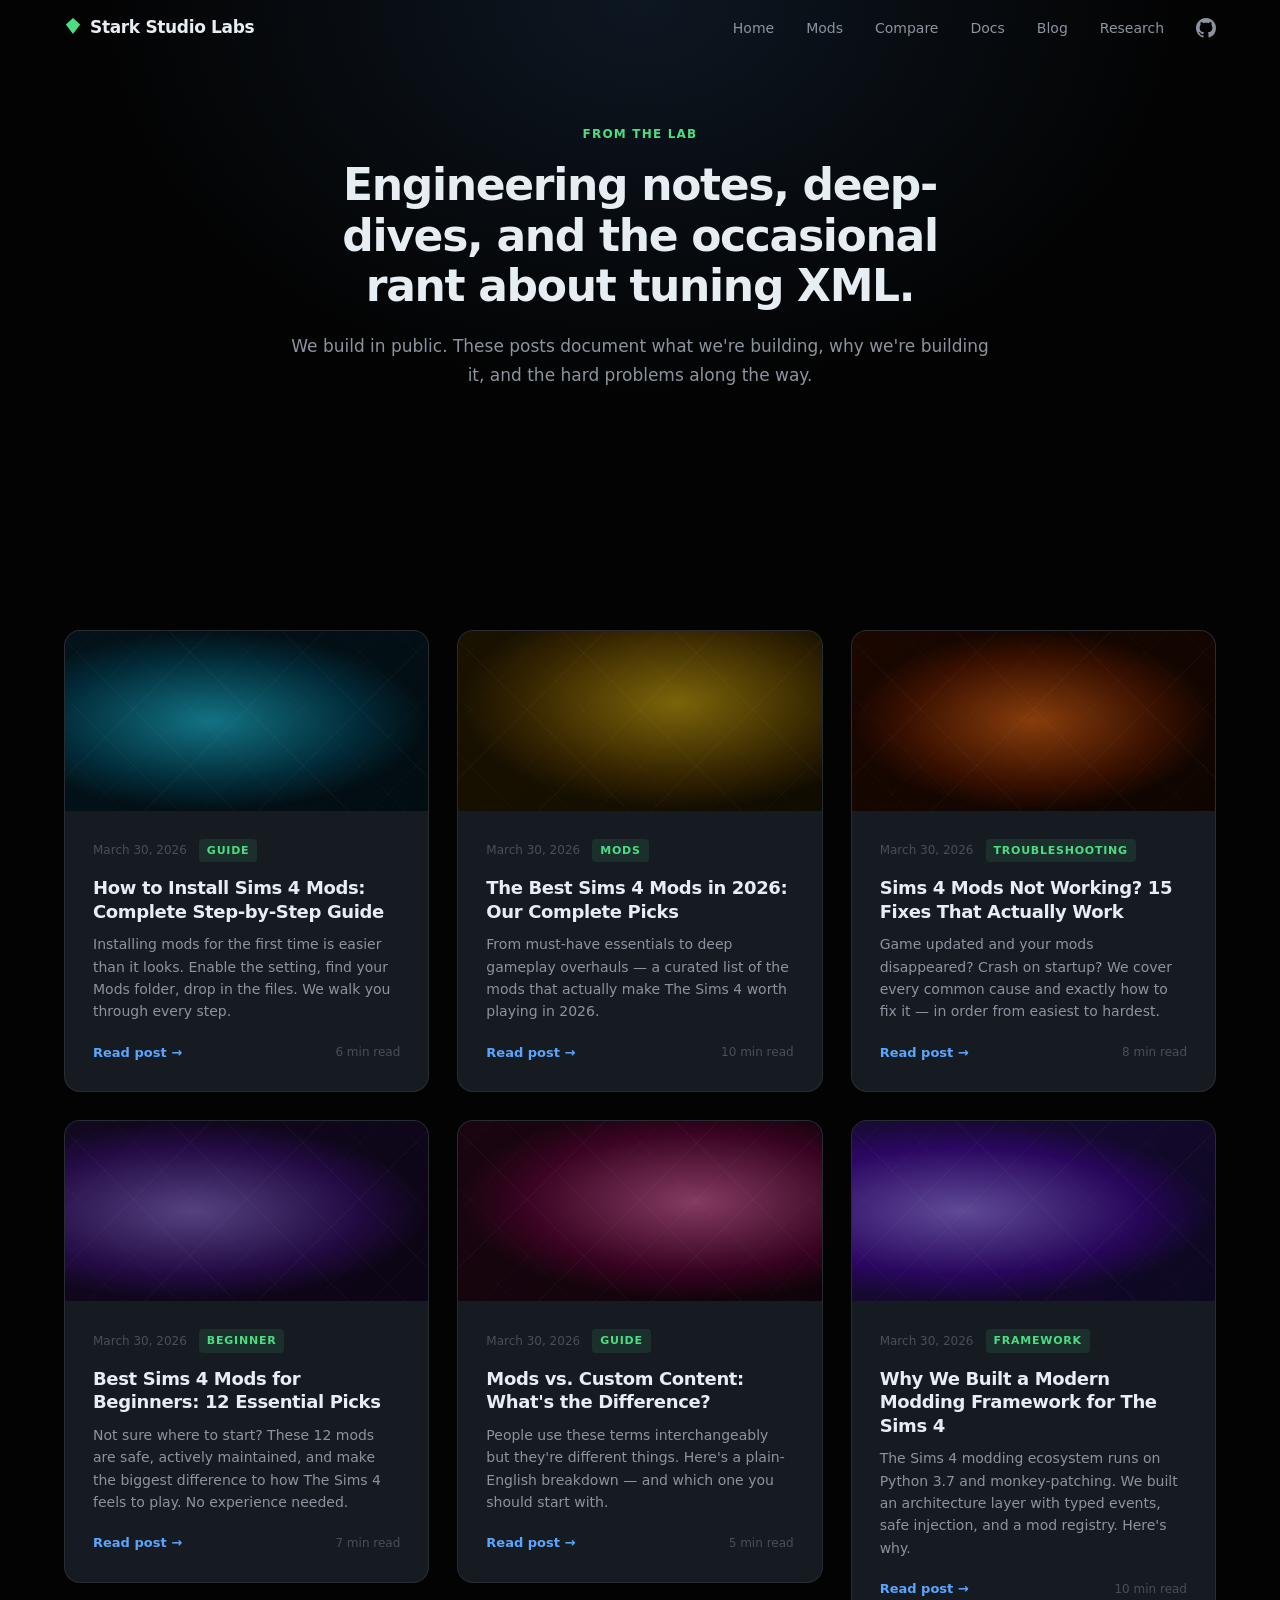
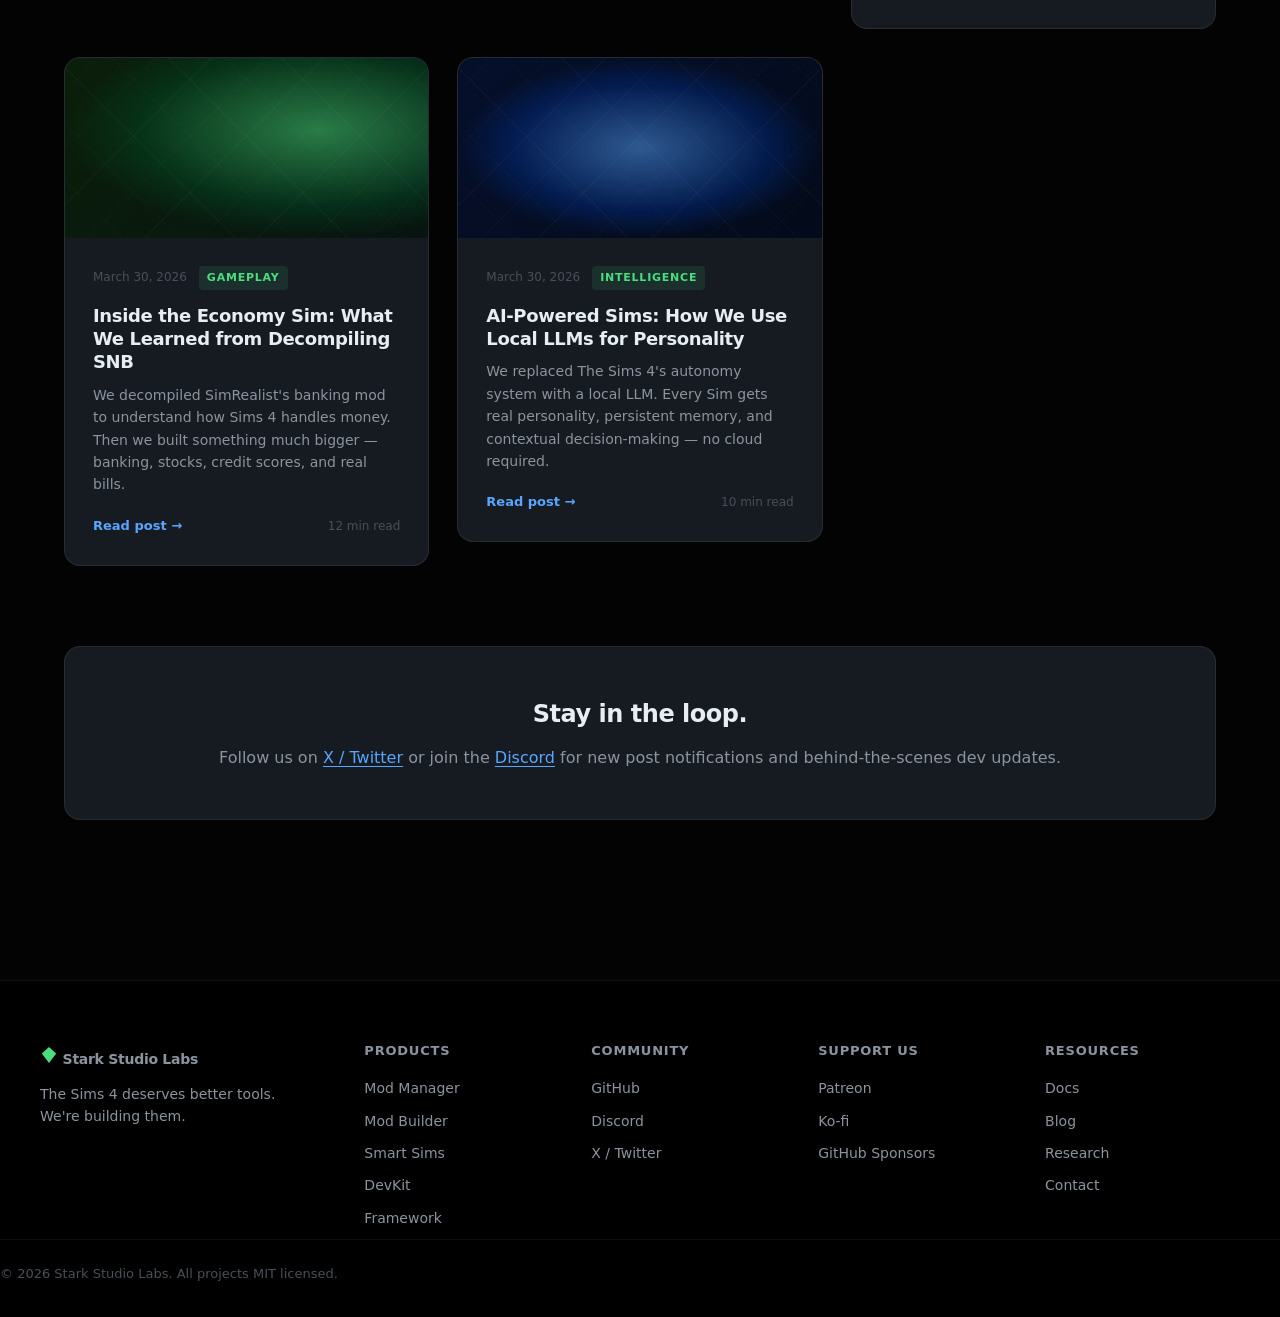
<file: blog.html>
<!DOCTYPE html>
<html lang="en">
<head>
  <meta charset="UTF-8">
  <meta name="viewport" content="width=device-width, initial-scale=1.0">
  <title>Blog — Stark Studio Labs</title>
  <meta name="description" content="Dev logs, technical deep-dives, and behind-the-scenes posts from the Stark Studio Labs team. Building the future of Sims 4 modding.">
  <meta name="theme-color" content="#030303">
  <meta property="og:title" content="Blog — Stark Studio Labs">
  <meta property="og:description" content="Dev logs, deep-dives, and behind-the-scenes posts about building modern Sims 4 tools.">
  <meta property="og:type" content="website">
  <meta property="og:url" content="https://stark-studio-labs.github.io/blog.html">
  <meta property="og:image" content="https://stark-studio-labs.github.io/assets/banner.png">
  <meta property="og:site_name" content="Stark Studio Labs">
  <meta name="twitter:card" content="summary_large_image">
  <meta name="twitter:title" content="Blog — Stark Studio Labs">
  <meta name="twitter:description" content="Dev logs, technical deep-dives, and behind-the-scenes posts from the Stark Studio Labs team.">
  <meta name="twitter:image" content="https://stark-studio-labs.github.io/assets/banner.png">
  <link rel="stylesheet" href="styles.css">
  <link rel="icon" href="data:image/svg+xml,<svg xmlns='http://www.w3.org/2000/svg' viewBox='0 0 100 100'><polygon points='50,5 10,42 50,95 90,42' fill='%234ade80'/></svg>">
  <script src="script.js" defer></script>

  <!-- Google Analytics -->
  <script async src="https://www.googletagmanager.com/gtag/js?id=G-LF8E245M6W"></script>
  <script>
    window.dataLayer = window.dataLayer || [];
    function gtag(){dataLayer.push(arguments);}
    gtag('js', new Date());
    gtag('config', 'G-LF8E245M6W');
  </script>
</head>
<body>

  <!-- NAV -->
  <nav class="nav nav-scrolled-always" id="nav">
    <div class="nav-inner">
      <a href="index.html" class="nav-logo">
        <span class="nav-icon"><svg width="18" height="18" viewBox="0 0 100 100"><polygon points="50,5 10,42 50,95 90,42" fill="#4ade80"/></svg></span>
        <span class="nav-wordmark">Stark Studio Labs</span>
      </a>
            <div class="nav-links" id="navLinks">
        <a href="index.html">Home</a>
        <a href="mods.html">Mods</a>
        <a href="compare.html">Compare</a>
        <a href="docs.html">Docs</a>
        <a href="blog.html" class="nav-active">Blog</a>
        <a href="research.html">Research</a>
        <a href="https://github.com/stark-studio-labs" class="nav-gh" target="_blank" rel="noopener">
          <svg width="20" height="20" viewBox="0 0 16 16" fill="currentColor"><path d="M8 0C3.58 0 0 3.58 0 8c0 3.54 2.29 6.53 5.47 7.59.4.07.55-.17.55-.38 0-.19-.01-.82-.01-1.49-2.01.37-2.53-.49-2.69-.94-.09-.23-.48-.94-.82-1.13-.28-.15-.68-.52-.01-.53.63-.01 1.08.58 1.23.82.72 1.21 1.87.87 2.33.66.07-.52.28-.87.51-1.07-1.78-.2-3.64-.89-3.64-3.95 0-.87.31-1.59.82-2.15-.08-.2-.36-1.02.08-2.12 0 0 .67-.21 2.2.82.64-.18 1.32-.27 2-.27.68 0 1.36.09 2 .27 1.53-1.04 2.2-.82 2.2-.82.44 1.1.16 1.92.08 2.12.51.56.82 1.27.82 2.15 0 3.07-1.87 3.75-3.65 3.95.29.25.54.73.54 1.48 0 1.07-.01 1.93-.01 2.2 0 .21.15.46.55.38A8.013 8.013 0 0016 8c0-4.42-3.58-8-8-8z"/></svg>
        </a>
      </div>
      <button class="nav-mobile-toggle" id="nav-toggle" aria-label="Menu">
        <span></span><span></span><span></span>
      </button>
    </div>
  </nav>

  <!-- BLOG HERO -->
  <section class="blog-hero">
    <div class="blog-hero-content">
      <span class="section-tag">From the Lab</span>
      <h1 class="section-title">Engineering notes, deep-dives, and the occasional rant about tuning XML.</h1>
      <p class="section-sub">We build in public. These posts document what we're building, why we're building it, and the hard problems along the way.</p>
    </div>
  </section>

  <!-- BLOG GRID -->
  <section class="section" id="posts">
    <div class="blog-page-grid">

      <!-- Post: Install Guide -->
      <a href="blog/how-to-install-sims4-mods.html" style="text-decoration:none;color:inherit;display:block;">
      <article class="blog-page-card reveal">
        <div class="blog-page-img blog-page-img--install">
          <div class="blog-page-img-pattern"></div>
        </div>
        <div class="blog-page-body">
          <div class="blog-page-meta">
            <span class="blog-page-date">March 30, 2026</span>
            <span class="blog-page-tag">Guide</span>
          </div>
          <h2 class="blog-page-title">How to Install Sims 4 Mods: Complete Step-by-Step Guide</h2>
          <p class="blog-page-excerpt">Installing mods for the first time is easier than it looks. Enable the setting, find your Mods folder, drop in the files. We walk you through every step.</p>
          <div class="blog-page-footer">
            <span class="blog-page-read">Read post &rarr;</span>
            <span class="blog-page-time">6 min read</span>
          </div>
        </div>
      </article>
      </a>

      <!-- Post: Best Mods 2026 -->
      <a href="blog/best-sims4-mods-2026.html" style="text-decoration:none;color:inherit;display:block;">
      <article class="blog-page-card reveal">
        <div class="blog-page-img blog-page-img--best">
          <div class="blog-page-img-pattern"></div>
        </div>
        <div class="blog-page-body">
          <div class="blog-page-meta">
            <span class="blog-page-date">March 30, 2026</span>
            <span class="blog-page-tag">Mods</span>
          </div>
          <h2 class="blog-page-title">The Best Sims 4 Mods in 2026: Our Complete Picks</h2>
          <p class="blog-page-excerpt">From must-have essentials to deep gameplay overhauls &mdash; a curated list of the mods that actually make The Sims 4 worth playing in 2026.</p>
          <div class="blog-page-footer">
            <span class="blog-page-read">Read post &rarr;</span>
            <span class="blog-page-time">10 min read</span>
          </div>
        </div>
      </article>
      </a>

      <!-- Post: Mods Not Working -->
      <a href="blog/sims4-mods-not-working-fix.html" style="text-decoration:none;color:inherit;display:block;">
      <article class="blog-page-card reveal">
        <div class="blog-page-img blog-page-img--fix">
          <div class="blog-page-img-pattern"></div>
        </div>
        <div class="blog-page-body">
          <div class="blog-page-meta">
            <span class="blog-page-date">March 30, 2026</span>
            <span class="blog-page-tag">Troubleshooting</span>
          </div>
          <h2 class="blog-page-title">Sims 4 Mods Not Working? 15 Fixes That Actually Work</h2>
          <p class="blog-page-excerpt">Game updated and your mods disappeared? Crash on startup? We cover every common cause and exactly how to fix it &mdash; in order from easiest to hardest.</p>
          <div class="blog-page-footer">
            <span class="blog-page-read">Read post &rarr;</span>
            <span class="blog-page-time">8 min read</span>
          </div>
        </div>
      </article>
      </a>

      <!-- Post: Beginners Guide -->
      <a href="blog/sims4-mods-beginners-guide.html" style="text-decoration:none;color:inherit;display:block;">
      <article class="blog-page-card reveal">
        <div class="blog-page-img blog-page-img--beginner">
          <div class="blog-page-img-pattern"></div>
        </div>
        <div class="blog-page-body">
          <div class="blog-page-meta">
            <span class="blog-page-date">March 30, 2026</span>
            <span class="blog-page-tag">Beginner</span>
          </div>
          <h2 class="blog-page-title">Best Sims 4 Mods for Beginners: 12 Essential Picks</h2>
          <p class="blog-page-excerpt">Not sure where to start? These 12 mods are safe, actively maintained, and make the biggest difference to how The Sims 4 feels to play. No experience needed.</p>
          <div class="blog-page-footer">
            <span class="blog-page-read">Read post &rarr;</span>
            <span class="blog-page-time">7 min read</span>
          </div>
        </div>
      </article>
      </a>

      <!-- Post: Mods vs CC -->
      <a href="blog/sims4-mods-vs-custom-content.html" style="text-decoration:none;color:inherit;display:block;">
      <article class="blog-page-card reveal">
        <div class="blog-page-img blog-page-img--ccguide">
          <div class="blog-page-img-pattern"></div>
        </div>
        <div class="blog-page-body">
          <div class="blog-page-meta">
            <span class="blog-page-date">March 30, 2026</span>
            <span class="blog-page-tag">Guide</span>
          </div>
          <h2 class="blog-page-title">Mods vs. Custom Content: What's the Difference?</h2>
          <p class="blog-page-excerpt">People use these terms interchangeably but they're different things. Here's a plain-English breakdown &mdash; and which one you should start with.</p>
          <div class="blog-page-footer">
            <span class="blog-page-read">Read post &rarr;</span>
            <span class="blog-page-time">5 min read</span>
          </div>
        </div>
      </article>
      </a>

      <!-- Post 1 (dev) -->
      <a href="blog/building-modern-framework.html" style="text-decoration:none;color:inherit;display:block;">
      <article class="blog-page-card reveal">
        <div class="blog-page-img blog-page-img--framework">
          <div class="blog-page-img-pattern"></div>
        </div>
        <div class="blog-page-body">
          <div class="blog-page-meta">
            <span class="blog-page-date">March 30, 2026</span>
            <span class="blog-page-tag">Framework</span>
          </div>
          <h2 class="blog-page-title">Why We Built a Modern Modding Framework for The Sims 4</h2>
          <p class="blog-page-excerpt">The Sims 4 modding ecosystem runs on Python 3.7 and monkey-patching. We built an architecture layer with typed events, safe injection, and a mod registry. Here's why.</p>
          <div class="blog-page-footer">
            <span class="blog-page-read">Read post &rarr;</span>
            <span class="blog-page-time">10 min read</span>
          </div>
        </div>
      </article>
      </a>

      <!-- Post 2 -->
      <a href="blog/inside-economy-sim.html" style="text-decoration:none;color:inherit;display:block;">
      <article class="blog-page-card reveal">
        <div class="blog-page-img blog-page-img--economy">
          <div class="blog-page-img-pattern"></div>
        </div>
        <div class="blog-page-body">
          <div class="blog-page-meta">
            <span class="blog-page-date">March 30, 2026</span>
            <span class="blog-page-tag">Gameplay</span>
          </div>
          <h2 class="blog-page-title">Inside the Economy Sim: What We Learned from Decompiling SNB</h2>
          <p class="blog-page-excerpt">We decompiled SimRealist's banking mod to understand how Sims 4 handles money. Then we built something much bigger &mdash; banking, stocks, credit scores, and real bills.</p>
          <div class="blog-page-footer">
            <span class="blog-page-read">Read post &rarr;</span>
            <span class="blog-page-time">12 min read</span>
          </div>
        </div>
      </article>
      </a>

      <!-- Post 3 -->
      <a href="blog/ai-powered-sims.html" style="text-decoration:none;color:inherit;display:block;">
      <article class="blog-page-card reveal">
        <div class="blog-page-img blog-page-img--ai">
          <div class="blog-page-img-pattern"></div>
        </div>
        <div class="blog-page-body">
          <div class="blog-page-meta">
            <span class="blog-page-date">March 30, 2026</span>
            <span class="blog-page-tag">Intelligence</span>
          </div>
          <h2 class="blog-page-title">AI-Powered Sims: How We Use Local LLMs for Personality</h2>
          <p class="blog-page-excerpt">We replaced The Sims 4's autonomy system with a local LLM. Every Sim gets real personality, persistent memory, and contextual decision-making &mdash; no cloud required.</p>
          <div class="blog-page-footer">
            <span class="blog-page-read">Read post &rarr;</span>
            <span class="blog-page-time">10 min read</span>
          </div>
        </div>
      </article>
      </a>

    </div>

    <!-- Newsletter CTA -->
    <div class="blog-subscribe reveal">
      <div class="blog-subscribe-content">
        <h3>Stay in the loop.</h3>
        <p>Follow us on <a href="https://x.com/starkstudiolabs" target="_blank" rel="noopener">X / Twitter</a> or join the <a href="https://discord.gg/starkstudiolabs" target="_blank" rel="noopener">Discord</a> for new post notifications and behind-the-scenes dev updates.</p>
      </div>
    </div>
  </section>

  <!-- FOOTER -->
  <footer class="footer">
    <div class="footer-grid">
      <div class="footer-col footer-brand">
        <a href="index.html" class="footer-logo">
          <span class="nav-icon"><svg width="18" height="18" viewBox="0 0 100 100"><polygon points="50,5 10,42 50,95 90,42" fill="#4ade80"/></svg></span>
          <span>Stark Studio Labs</span>
        </a>
        <p class="footer-tagline">The Sims 4 deserves better tools. We're building them.</p>
      </div>
      <div class="footer-col">
        <h4>Products</h4>
        <a href="https://github.com/stark-studio-labs/sims4-mod-manager" target="_blank" rel="noopener">Mod Manager</a>
        <a href="https://github.com/stark-studio-labs/sims4-mod-builder" target="_blank" rel="noopener">Mod Builder</a>
        <a href="https://github.com/stark-studio-labs/sims4-smart-sims" target="_blank" rel="noopener">Smart Sims</a>
        <a href="https://github.com/stark-studio-labs/sims4-stark-devkit" target="_blank" rel="noopener">DevKit</a>
        <a href="https://github.com/stark-studio-labs/sims4-stark-framework" target="_blank" rel="noopener">Framework</a>
      </div>
      <div class="footer-col">
        <h4>Community</h4>
        <a href="https://github.com/stark-studio-labs" target="_blank" rel="noopener">GitHub</a>
        <a href="https://discord.gg/starkstudiolabs" target="_blank" rel="noopener">Discord</a>
        <a href="https://x.com/starkstudiolabs" target="_blank" rel="noopener">X / Twitter</a>
      </div>
      <div class="footer-col">
        <h4>Support Us</h4>
        <a href="https://patreon.com/c/Shadowstarrk" target="_blank" rel="noopener">Patreon</a>
        <a href="https://ko-fi.com/starkstudiolabs" target="_blank" rel="noopener">Ko-fi</a>
        <a href="https://github.com/sponsors/stark-studio-labs" target="_blank" rel="noopener">GitHub Sponsors</a>
      </div>
      <div class="footer-col">
        <h4>Resources</h4>
        <a href="docs.html">Docs</a>
        <a href="blog.html">Blog</a>
        <a href="research.html">Research</a>
        <a href="mailto:studio@starklabs.dev">Contact</a>
      </div>
    </div>
    <div class="footer-bottom">
      <p>&copy; 2026 Stark Studio Labs. All projects MIT licensed.</p>
    </div>
  </footer>

<script src="events.js"></script>
</body>
</html>
</file>
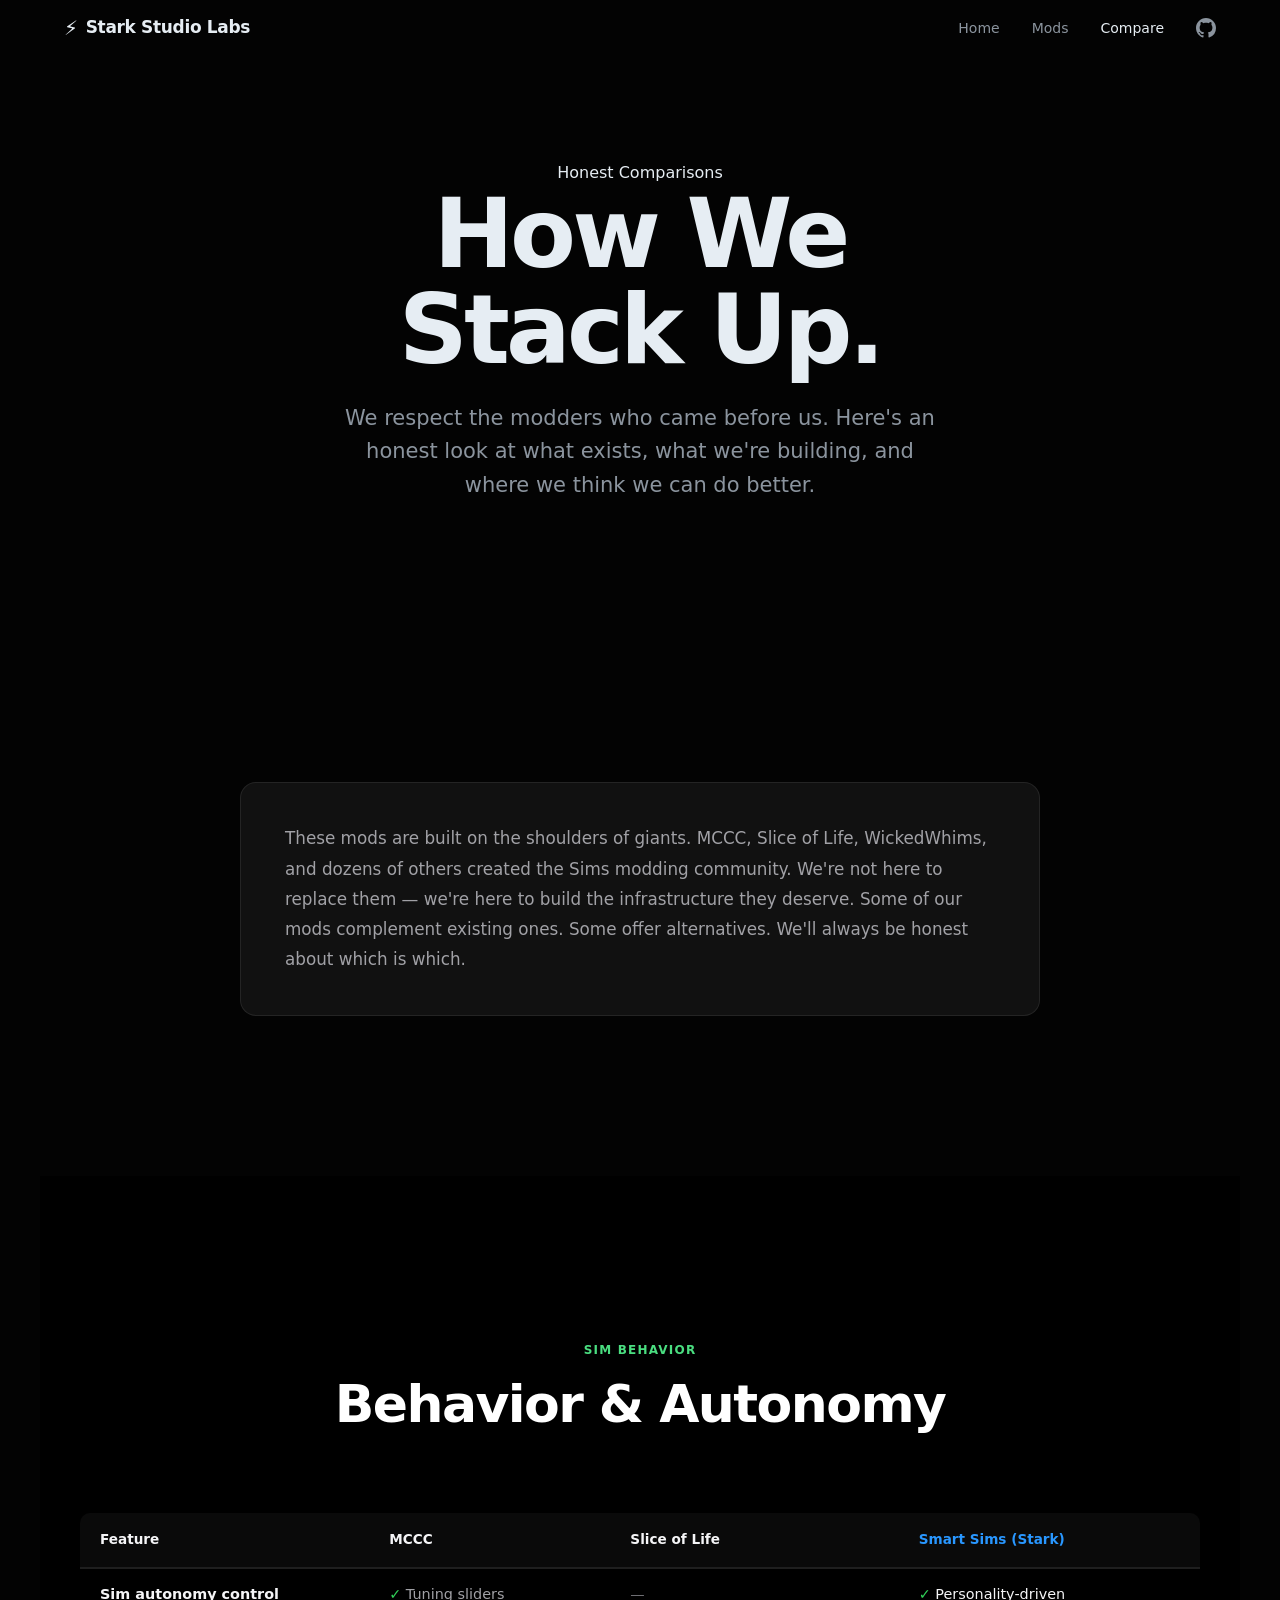
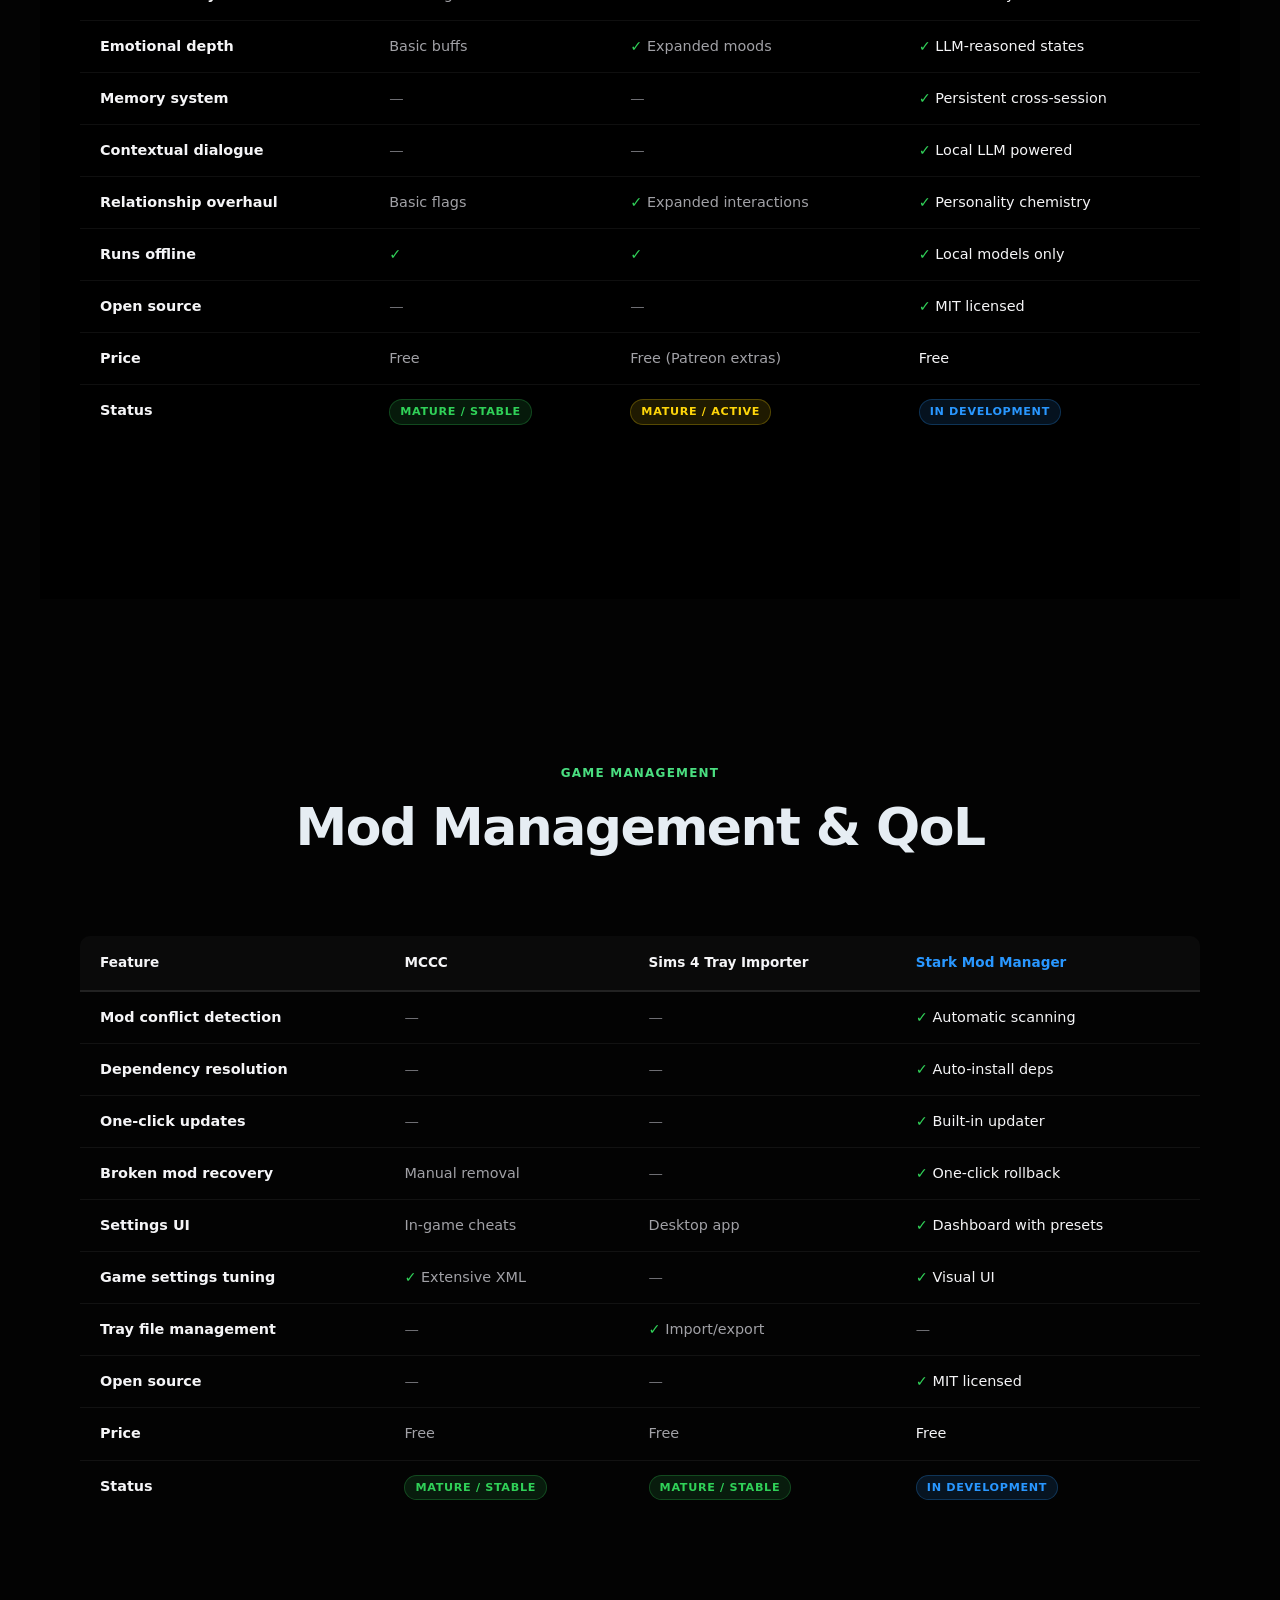
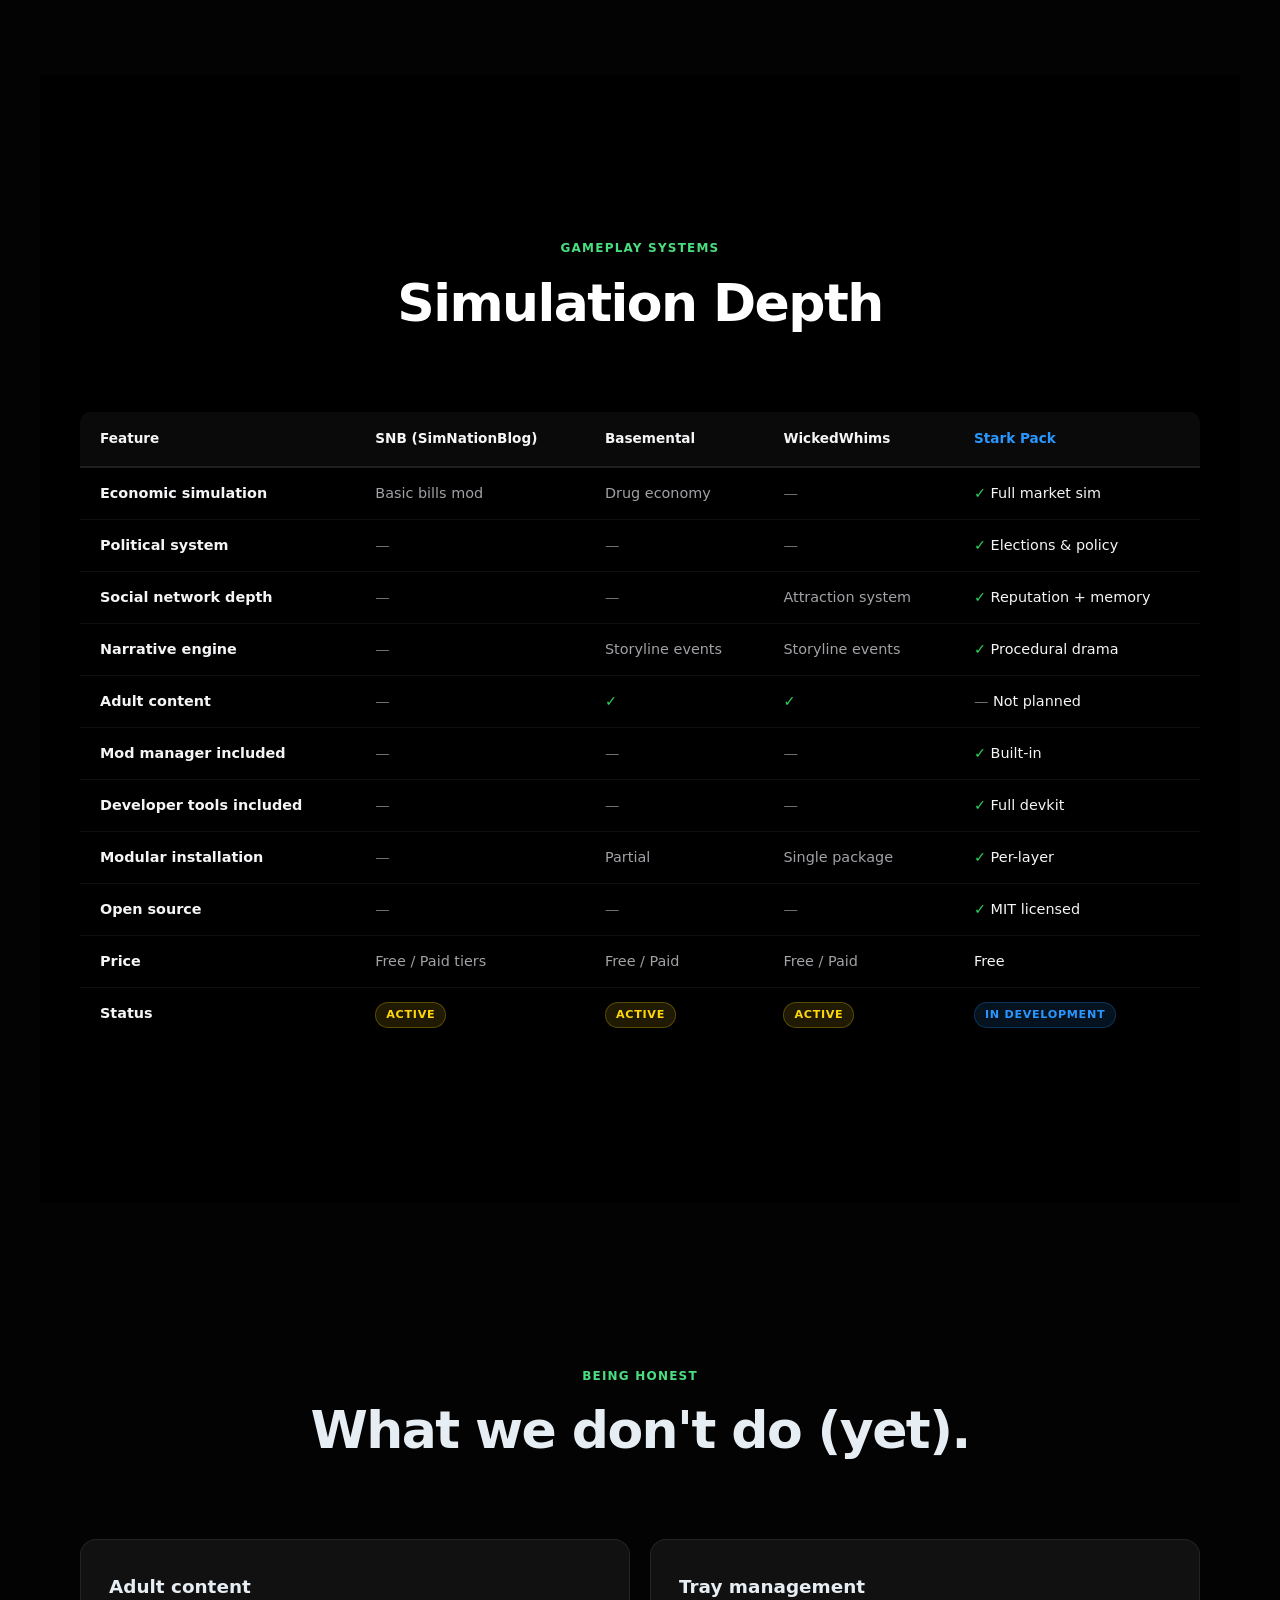
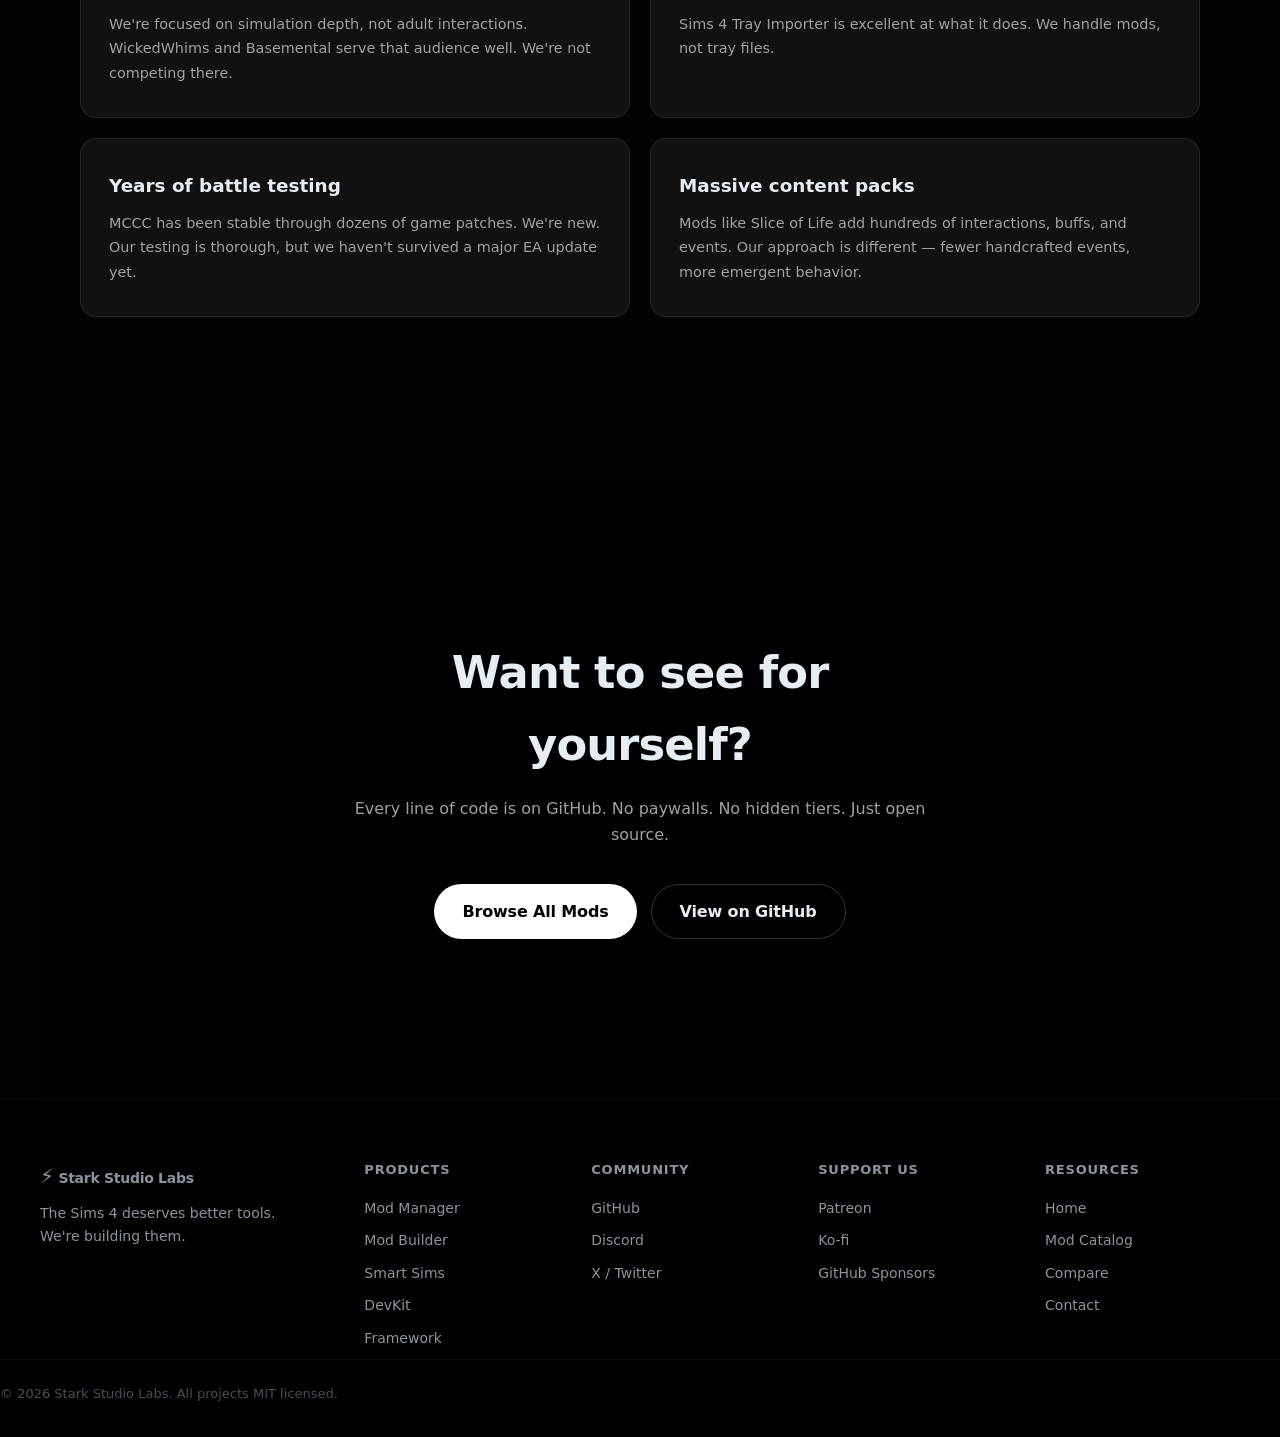
<file: compare.html>
<!DOCTYPE html>
<html lang="en">
<head>
  <meta charset="UTF-8">
  <meta name="viewport" content="width=device-width, initial-scale=1.0">
  <title>Compare — Stark Studio Labs</title>
  <meta name="description" content="Honest comparisons: how Stark Studio Labs mods stack up against MCCC, Slice of Life, WickedWhims, Basemental, and other popular Sims 4 mods.">
  <meta name="theme-color" content="#030303">
  <meta property="og:title" content="Compare — Stark Studio Labs">
  <meta property="og:description" content="We respect the modders who came before us. Here's an honest look at what exists, what we're building, and where we think we can do better.">
  <meta property="og:type" content="website">
  <meta property="og:url" content="https://stark-studio-labs.github.io/compare.html">
  <meta property="og:image" content="https://stark-studio-labs.github.io/assets/banner.png">
  <meta property="og:site_name" content="Stark Studio Labs">
  <meta name="twitter:card" content="summary_large_image">
  <meta name="twitter:title" content="Compare — Stark Studio Labs">
  <meta name="twitter:description" content="Honest comparisons: Stark Studio Labs vs MCCC, Slice of Life, WickedWhims, and other popular Sims 4 mods.">
  <meta name="twitter:image" content="https://stark-studio-labs.github.io/assets/banner.png">
  <link rel="stylesheet" href="styles.css">
  <link rel="icon" href="data:image/svg+xml,<svg xmlns='http://www.w3.org/2000/svg' viewBox='0 0 100 100'><polygon points='50,5 10,42 50,95 90,42' fill='%234ade80'/></svg>">
  <script src="script.js" defer></script>

  <!-- Google Analytics -->
  <script async src="https://www.googletagmanager.com/gtag/js?id=G-LF8E245M6W"></script>
  <script>
    window.dataLayer = window.dataLayer || [];
    function gtag(){dataLayer.push(arguments);}
    gtag('js', new Date());
    gtag('config', 'G-LF8E245M6W');
  </script>

  <style>
    /* ── Page Hero (compact) ────────────────────────────────────────────── */
    .page-hero { padding: 160px 24px 80px; text-align: center; position: relative; }
    .page-hero .hero-content { max-width: 780px; margin: 0 auto; }

    /* ── Callout card ───────────────────────────────────────────────────── */
    .callout-card { max-width: 800px; margin: 0 auto; background: #111111; border: 1px solid rgba(255,255,255,0.08); border-radius: 16px; padding: 40px 44px; }
    .callout-card p { font-size: 1.05rem; color: #a1a1a6; line-height: 1.8; }

    /* ── Comparison tables ──────────────────────────────────────────────── */
    .compare-table-wrapper { max-width: 1120px; margin: 0 auto; overflow-x: auto; -webkit-overflow-scrolling: touch; }
    .compare-table { width: 100%; border-collapse: collapse; font-size: 0.9rem; }
    .compare-table thead { position: sticky; top: 0; }
    .compare-table th { background: #0a0a0a; padding: 16px 20px; text-align: left; font-weight: 700; font-size: 0.85rem; border-bottom: 2px solid rgba(255,255,255,0.12); color: #f5f5f7; white-space: nowrap; }
    .compare-table th:first-child { border-radius: 10px 0 0 0; }
    .compare-table th:last-child { border-radius: 0 10px 0 0; color: #2997ff; }
    .compare-table td { padding: 14px 20px; border-bottom: 1px solid rgba(255,255,255,0.06); color: #a1a1a6; vertical-align: top; }
    .compare-table tr:last-child td { border-bottom: none; }
    .compare-table td:first-child { font-weight: 600; color: #f5f5f7; white-space: nowrap; }
    .compare-table td:last-child { color: #f5f5f7; }
    .compare-table tbody tr { transition: background 0.2s; }
    .compare-table tbody tr:hover { background: rgba(255,255,255,0.02); }
    .check { color: #30d158; font-weight: 700; }
    .dash { color: #6e6e73; }
    .status-cell { display: inline-block; padding: 3px 10px; border-radius: 99px; font-size: 0.7rem; font-weight: 700; text-transform: uppercase; letter-spacing: 0.06em; }
    .status-cell.mature { color: #30d158; background: rgba(48,209,88,0.12); border: 1px solid rgba(48,209,88,0.25); }
    .status-cell.active { color: #ffd60a; background: rgba(255,214,10,0.12); border: 1px solid rgba(255,214,10,0.25); }
    .status-cell.dev { color: #2997ff; background: rgba(41,151,255,0.12); border: 1px solid rgba(41,151,255,0.25); }

    /* ── Honest section ─────────────────────────────────────────────────── */
    .honest-grid { display: grid; grid-template-columns: repeat(2, 1fr); gap: 20px; max-width: 1120px; margin: 0 auto; }
    .honest-card { background: #111111; border: 1px solid rgba(255,255,255,0.08); border-radius: 16px; padding: 32px 28px; transition: all 0.4s cubic-bezier(0.25,0.1,0.25,1); }
    .honest-card:hover { border-color: rgba(255,255,255,0.16); }
    .honest-card h3 { font-size: 1.15rem; font-weight: 700; margin-bottom: 10px; }
    .honest-card p { font-size: 0.9rem; color: #a1a1a6; line-height: 1.7; }

    /* ── CTA ─────────────────────────────────────────────────────────────── */
    .cta-content { text-align: center; max-width: 600px; margin: 0 auto; }
    .cta-content h2 { font-size: clamp(1.8rem, 4vw, 2.8rem); font-weight: 700; margin-bottom: 16px; letter-spacing: -0.02em; }
    .cta-content p { color: #a1a1a6; margin-bottom: 36px; }
    .cta-actions { display: flex; gap: 14px; justify-content: center; flex-wrap: wrap; }

    /* ── Responsive ──────────────────────────────────────────────────────── */
    @media (max-width: 768px) {
      .honest-grid { grid-template-columns: 1fr; }
      .page-hero { padding: 120px 24px 60px; }
      .compare-table { font-size: 0.8rem; }
      .compare-table th, .compare-table td { padding: 10px 12px; }
      .callout-card { padding: 28px 20px; }
    }
  </style>
</head>
<body>

  <!-- NAV -->
  <nav class="nav" id="nav">
    <div class="nav-inner">
      <a href="index.html" class="nav-logo">
        <span class="nav-icon">&#9889;</span>
        <span class="nav-wordmark">Stark Studio Labs</span>
      </a>
      <div class="nav-links" id="navLinks">
        <a href="index.html">Home</a>
        <a href="mods.html">Mods</a>
        <a href="compare.html" class="active">Compare</a>
        <a href="https://github.com/stark-studio-labs" class="nav-gh" target="_blank" rel="noopener">
          <svg width="20" height="20" viewBox="0 0 16 16" fill="currentColor"><path d="M8 0C3.58 0 0 3.58 0 8c0 3.54 2.29 6.53 5.47 7.59.4.07.55-.17.55-.38 0-.19-.01-.82-.01-1.49-2.01.37-2.53-.49-2.69-.94-.09-.23-.48-.94-.82-1.13-.28-.15-.68-.52-.01-.53.63-.01 1.08.58 1.23.82.72 1.21 1.87.87 2.33.66.07-.52.28-.87.51-1.07-1.78-.2-3.64-.89-3.64-3.95 0-.87.31-1.59.82-2.15-.08-.2-.36-1.02.08-2.12 0 0 .67-.21 2.2.82.64-.18 1.32-.27 2-.27.68 0 1.36.09 2 .27 1.53-1.04 2.2-.82 2.2-.82.44 1.1.16 1.92.08 2.12.51.56.82 1.27.82 2.15 0 3.07-1.87 3.75-3.65 3.95.29.25.54.73.54 1.48 0 1.07-.01 1.93-.01 2.2 0 .21.15.46.55.38A8.013 8.013 0 0016 8c0-4.42-3.58-8-8-8z"/></svg>
        </a>
      </div>
      <button class="nav-mobile-toggle" id="nav-toggle" aria-label="Menu">
        <span></span><span></span><span></span>
      </button>
    </div>
  </nav>

  <!-- PAGE HERO -->
  <section class="page-hero">
    <div class="hero-content">
      <div class="hero-badge">Honest Comparisons</div>
      <h1 class="hero-title">
        <span class="hero-line-muted">How We</span>
        <span class="hero-line-accent">Stack Up.</span>
      </h1>
      <p class="hero-sub">We respect the modders who came before us. Here's an honest look at what exists, what we're building, and where we think we can do better.</p>
    </div>
  </section>

  <!-- PHILOSOPHY CALLOUT -->
  <section class="section" id="philosophy">
    <div class="callout-card reveal">
      <p>These mods are built on the shoulders of giants. MCCC, Slice of Life, WickedWhims, and dozens of others created the Sims modding community. We're not here to replace them &mdash; we're here to build the infrastructure they deserve. Some of our mods complement existing ones. Some offer alternatives. We'll always be honest about which is which.</p>
    </div>
  </section>

  <!-- COMPARISON TABLE 1 — Sim Behavior & Autonomy -->
  <section class="section section-dark" id="compare-behavior">
    <div class="section-header reveal">
      <span class="section-tag">Sim Behavior</span>
      <h2 class="section-title">Behavior &amp; Autonomy</h2>
    </div>
    <div class="compare-table-wrapper reveal">
      <table class="compare-table">
        <thead>
          <tr>
            <th>Feature</th>
            <th>MCCC</th>
            <th>Slice of Life</th>
            <th>Smart Sims (Stark)</th>
          </tr>
        </thead>
        <tbody>
          <tr>
            <td>Sim autonomy control</td>
            <td><span class="check">&#10003;</span> Tuning sliders</td>
            <td><span class="dash">&mdash;</span></td>
            <td><span class="check">&#10003;</span> Personality-driven</td>
          </tr>
          <tr>
            <td>Emotional depth</td>
            <td>Basic buffs</td>
            <td><span class="check">&#10003;</span> Expanded moods</td>
            <td><span class="check">&#10003;</span> LLM-reasoned states</td>
          </tr>
          <tr>
            <td>Memory system</td>
            <td><span class="dash">&mdash;</span></td>
            <td><span class="dash">&mdash;</span></td>
            <td><span class="check">&#10003;</span> Persistent cross-session</td>
          </tr>
          <tr>
            <td>Contextual dialogue</td>
            <td><span class="dash">&mdash;</span></td>
            <td><span class="dash">&mdash;</span></td>
            <td><span class="check">&#10003;</span> Local LLM powered</td>
          </tr>
          <tr>
            <td>Relationship overhaul</td>
            <td>Basic flags</td>
            <td><span class="check">&#10003;</span> Expanded interactions</td>
            <td><span class="check">&#10003;</span> Personality chemistry</td>
          </tr>
          <tr>
            <td>Runs offline</td>
            <td><span class="check">&#10003;</span></td>
            <td><span class="check">&#10003;</span></td>
            <td><span class="check">&#10003;</span> Local models only</td>
          </tr>
          <tr>
            <td>Open source</td>
            <td><span class="dash">&mdash;</span></td>
            <td><span class="dash">&mdash;</span></td>
            <td><span class="check">&#10003;</span> MIT licensed</td>
          </tr>
          <tr>
            <td>Price</td>
            <td>Free</td>
            <td>Free (Patreon extras)</td>
            <td>Free</td>
          </tr>
          <tr>
            <td>Status</td>
            <td><span class="status-cell mature">Mature / Stable</span></td>
            <td><span class="status-cell active">Mature / Active</span></td>
            <td><span class="status-cell dev">In Development</span></td>
          </tr>
        </tbody>
      </table>
    </div>
  </section>

  <!-- COMPARISON TABLE 2 — Game Management -->
  <section class="section" id="compare-management">
    <div class="section-header reveal">
      <span class="section-tag">Game Management</span>
      <h2 class="section-title">Mod Management &amp; QoL</h2>
    </div>
    <div class="compare-table-wrapper reveal">
      <table class="compare-table">
        <thead>
          <tr>
            <th>Feature</th>
            <th>MCCC</th>
            <th>Sims 4 Tray Importer</th>
            <th>Stark Mod Manager</th>
          </tr>
        </thead>
        <tbody>
          <tr>
            <td>Mod conflict detection</td>
            <td><span class="dash">&mdash;</span></td>
            <td><span class="dash">&mdash;</span></td>
            <td><span class="check">&#10003;</span> Automatic scanning</td>
          </tr>
          <tr>
            <td>Dependency resolution</td>
            <td><span class="dash">&mdash;</span></td>
            <td><span class="dash">&mdash;</span></td>
            <td><span class="check">&#10003;</span> Auto-install deps</td>
          </tr>
          <tr>
            <td>One-click updates</td>
            <td><span class="dash">&mdash;</span></td>
            <td><span class="dash">&mdash;</span></td>
            <td><span class="check">&#10003;</span> Built-in updater</td>
          </tr>
          <tr>
            <td>Broken mod recovery</td>
            <td>Manual removal</td>
            <td><span class="dash">&mdash;</span></td>
            <td><span class="check">&#10003;</span> One-click rollback</td>
          </tr>
          <tr>
            <td>Settings UI</td>
            <td>In-game cheats</td>
            <td>Desktop app</td>
            <td><span class="check">&#10003;</span> Dashboard with presets</td>
          </tr>
          <tr>
            <td>Game settings tuning</td>
            <td><span class="check">&#10003;</span> Extensive XML</td>
            <td><span class="dash">&mdash;</span></td>
            <td><span class="check">&#10003;</span> Visual UI</td>
          </tr>
          <tr>
            <td>Tray file management</td>
            <td><span class="dash">&mdash;</span></td>
            <td><span class="check">&#10003;</span> Import/export</td>
            <td><span class="dash">&mdash;</span></td>
          </tr>
          <tr>
            <td>Open source</td>
            <td><span class="dash">&mdash;</span></td>
            <td><span class="dash">&mdash;</span></td>
            <td><span class="check">&#10003;</span> MIT licensed</td>
          </tr>
          <tr>
            <td>Price</td>
            <td>Free</td>
            <td>Free</td>
            <td>Free</td>
          </tr>
          <tr>
            <td>Status</td>
            <td><span class="status-cell mature">Mature / Stable</span></td>
            <td><span class="status-cell mature">Mature / Stable</span></td>
            <td><span class="status-cell dev">In Development</span></td>
          </tr>
        </tbody>
      </table>
    </div>
  </section>

  <!-- COMPARISON TABLE 3 — Gameplay Depth -->
  <section class="section section-dark" id="compare-gameplay">
    <div class="section-header reveal">
      <span class="section-tag">Gameplay Systems</span>
      <h2 class="section-title">Simulation Depth</h2>
    </div>
    <div class="compare-table-wrapper reveal">
      <table class="compare-table">
        <thead>
          <tr>
            <th>Feature</th>
            <th>SNB (SimNationBlog)</th>
            <th>Basemental</th>
            <th>WickedWhims</th>
            <th>Stark Pack</th>
          </tr>
        </thead>
        <tbody>
          <tr>
            <td>Economic simulation</td>
            <td>Basic bills mod</td>
            <td>Drug economy</td>
            <td><span class="dash">&mdash;</span></td>
            <td><span class="check">&#10003;</span> Full market sim</td>
          </tr>
          <tr>
            <td>Political system</td>
            <td><span class="dash">&mdash;</span></td>
            <td><span class="dash">&mdash;</span></td>
            <td><span class="dash">&mdash;</span></td>
            <td><span class="check">&#10003;</span> Elections &amp; policy</td>
          </tr>
          <tr>
            <td>Social network depth</td>
            <td><span class="dash">&mdash;</span></td>
            <td><span class="dash">&mdash;</span></td>
            <td>Attraction system</td>
            <td><span class="check">&#10003;</span> Reputation + memory</td>
          </tr>
          <tr>
            <td>Narrative engine</td>
            <td><span class="dash">&mdash;</span></td>
            <td>Storyline events</td>
            <td>Storyline events</td>
            <td><span class="check">&#10003;</span> Procedural drama</td>
          </tr>
          <tr>
            <td>Adult content</td>
            <td><span class="dash">&mdash;</span></td>
            <td><span class="check">&#10003;</span></td>
            <td><span class="check">&#10003;</span></td>
            <td><span class="dash">&mdash;</span> Not planned</td>
          </tr>
          <tr>
            <td>Mod manager included</td>
            <td><span class="dash">&mdash;</span></td>
            <td><span class="dash">&mdash;</span></td>
            <td><span class="dash">&mdash;</span></td>
            <td><span class="check">&#10003;</span> Built-in</td>
          </tr>
          <tr>
            <td>Developer tools included</td>
            <td><span class="dash">&mdash;</span></td>
            <td><span class="dash">&mdash;</span></td>
            <td><span class="dash">&mdash;</span></td>
            <td><span class="check">&#10003;</span> Full devkit</td>
          </tr>
          <tr>
            <td>Modular installation</td>
            <td><span class="dash">&mdash;</span></td>
            <td>Partial</td>
            <td>Single package</td>
            <td><span class="check">&#10003;</span> Per-layer</td>
          </tr>
          <tr>
            <td>Open source</td>
            <td><span class="dash">&mdash;</span></td>
            <td><span class="dash">&mdash;</span></td>
            <td><span class="dash">&mdash;</span></td>
            <td><span class="check">&#10003;</span> MIT licensed</td>
          </tr>
          <tr>
            <td>Price</td>
            <td>Free / Paid tiers</td>
            <td>Free / Paid</td>
            <td>Free / Paid</td>
            <td>Free</td>
          </tr>
          <tr>
            <td>Status</td>
            <td><span class="status-cell active">Active</span></td>
            <td><span class="status-cell active">Active</span></td>
            <td><span class="status-cell active">Active</span></td>
            <td><span class="status-cell dev">In Development</span></td>
          </tr>
        </tbody>
      </table>
    </div>
  </section>

  <!-- WHAT WE DON'T DO -->
  <section class="section" id="honest">
    <div class="section-header reveal">
      <span class="section-tag">Being Honest</span>
      <h2 class="section-title">What we don't do (yet).</h2>
    </div>
    <div class="honest-grid">
      <div class="honest-card reveal">
        <h3>Adult content</h3>
        <p>We're focused on simulation depth, not adult interactions. WickedWhims and Basemental serve that audience well. We're not competing there.</p>
      </div>
      <div class="honest-card reveal">
        <h3>Tray management</h3>
        <p>Sims 4 Tray Importer is excellent at what it does. We handle mods, not tray files.</p>
      </div>
      <div class="honest-card reveal">
        <h3>Years of battle testing</h3>
        <p>MCCC has been stable through dozens of game patches. We're new. Our testing is thorough, but we haven't survived a major EA update yet.</p>
      </div>
      <div class="honest-card reveal">
        <h3>Massive content packs</h3>
        <p>Mods like Slice of Life add hundreds of interactions, buffs, and events. Our approach is different &mdash; fewer handcrafted events, more emergent behavior.</p>
      </div>
    </div>
  </section>

  <!-- CTA -->
  <section class="section section-dark" id="cta">
    <div class="cta-content">
      <h2>Want to see for yourself?</h2>
      <p>Every line of code is on GitHub. No paywalls. No hidden tiers. Just open source.</p>
      <div class="cta-actions">
        <a href="mods.html" class="btn btn-primary">Browse All Mods</a>
        <a href="https://github.com/stark-studio-labs" class="btn btn-ghost" target="_blank" rel="noopener">View on GitHub</a>
      </div>
    </div>
  </section>

  <!-- FOOTER -->
  <footer class="footer">
    <div class="footer-grid">
      <div class="footer-col footer-brand">
        <a href="index.html" class="footer-logo">
          <span class="nav-icon">&#9889;</span>
          <span>Stark Studio Labs</span>
        </a>
        <p class="footer-tagline">The Sims 4 deserves better tools. We're building them.</p>
      </div>
      <div class="footer-col">
        <h4>Products</h4>
        <a href="https://github.com/stark-studio-labs/sims4-mod-manager" target="_blank" rel="noopener">Mod Manager</a>
        <a href="https://github.com/stark-studio-labs/sims4-mod-builder" target="_blank" rel="noopener">Mod Builder</a>
        <a href="https://github.com/stark-studio-labs/sims4-smart-sims" target="_blank" rel="noopener">Smart Sims</a>
        <a href="https://github.com/stark-studio-labs/sims4-stark-devkit" target="_blank" rel="noopener">DevKit</a>
        <a href="https://github.com/stark-studio-labs/sims4-stark-framework" target="_blank" rel="noopener">Framework</a>
      </div>
      <div class="footer-col">
        <h4>Community</h4>
        <a href="https://github.com/stark-studio-labs" target="_blank" rel="noopener">GitHub</a>
        <a href="https://discord.gg/starkstudiolabs" target="_blank" rel="noopener">Discord</a>
        <a href="https://x.com/starkstudiolabs" target="_blank" rel="noopener">X / Twitter</a>
      </div>
      <div class="footer-col">
        <h4>Support Us</h4>
        <a href="https://patreon.com/c/Shadowstarrk" target="_blank" rel="noopener">Patreon</a>
        <a href="https://ko-fi.com/starkstudiolabs" target="_blank" rel="noopener">Ko-fi</a>
        <a href="https://github.com/sponsors/stark-studio-labs" target="_blank" rel="noopener">GitHub Sponsors</a>
      </div>
      <div class="footer-col">
        <h4>Resources</h4>
        <a href="index.html">Home</a>
        <a href="mods.html">Mod Catalog</a>
        <a href="compare.html">Compare</a>
        <a href="mailto:studio@starklabs.dev">Contact</a>
      </div>
    </div>
    <div class="footer-bottom">
      <p>&copy; 2026 Stark Studio Labs. All projects MIT licensed.</p>
    </div>
  </footer>

<script src="events.js"></script>
</body>
</html>
</file>
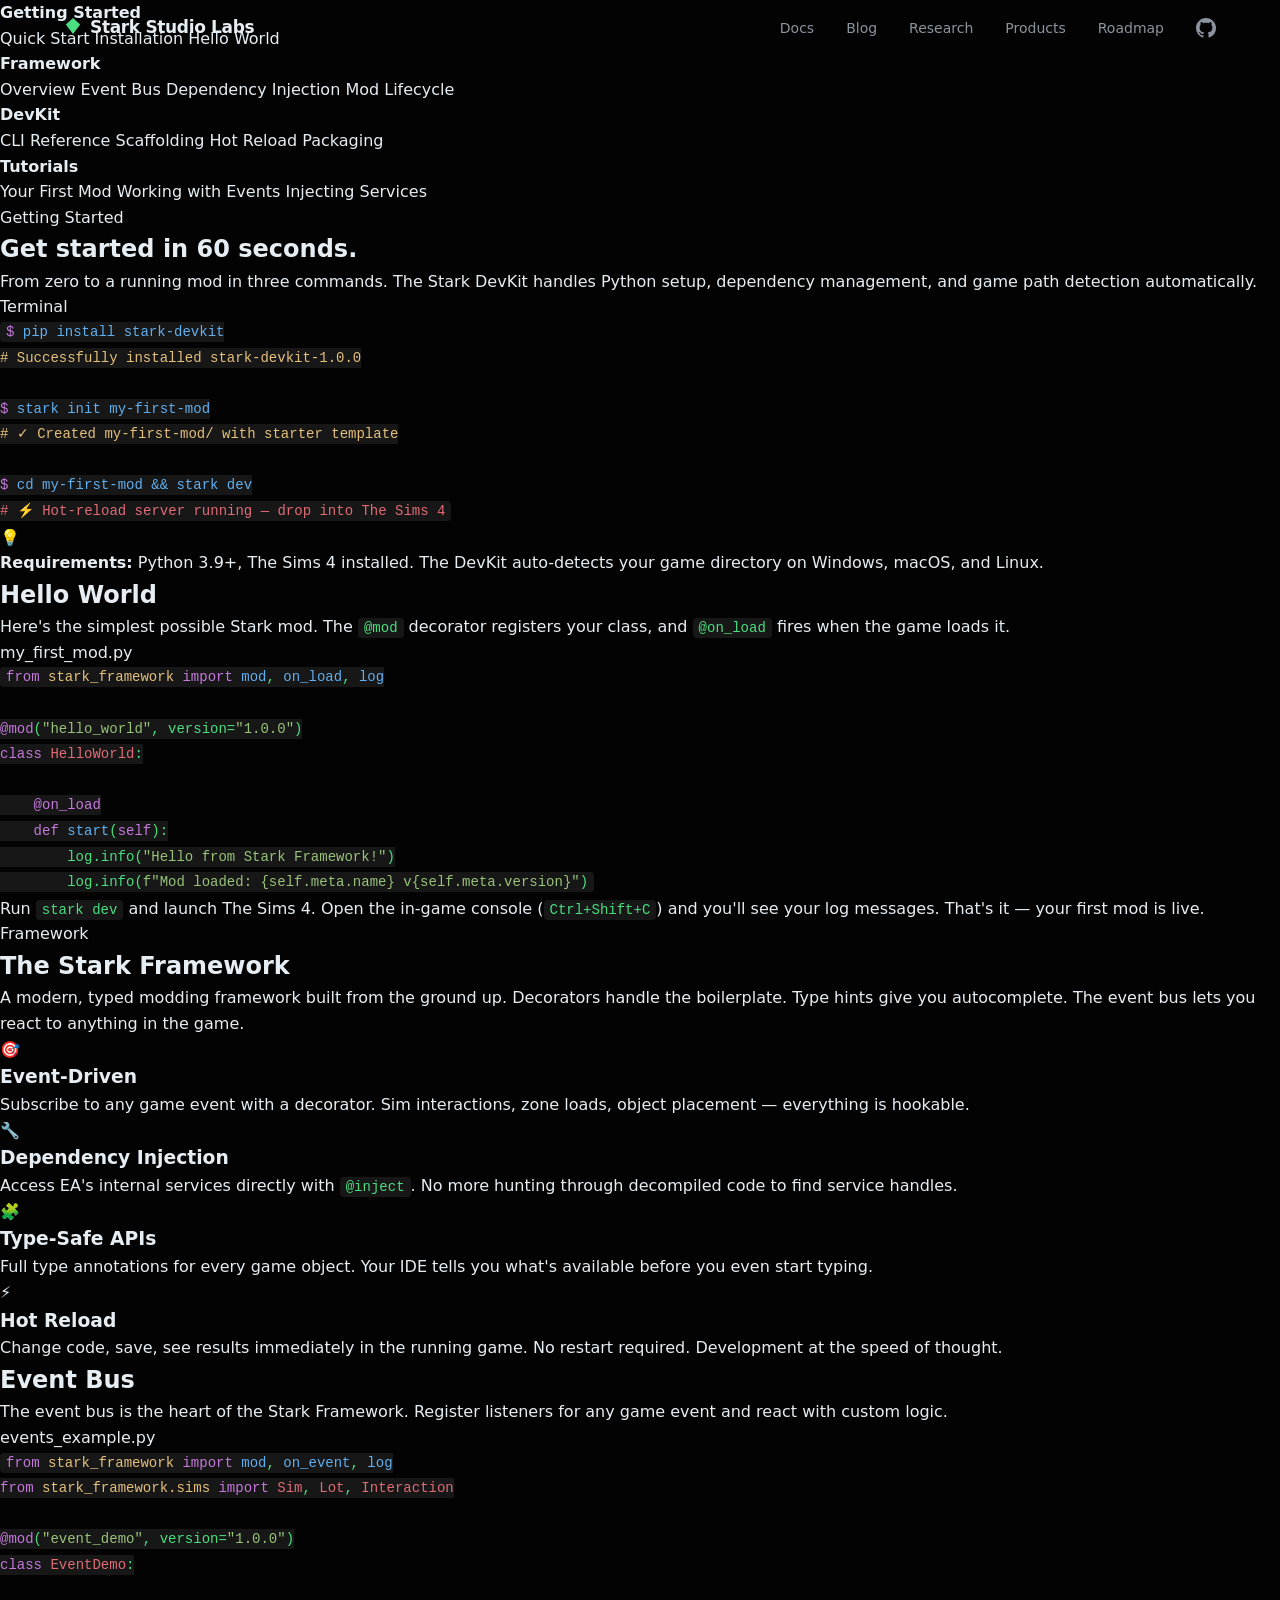
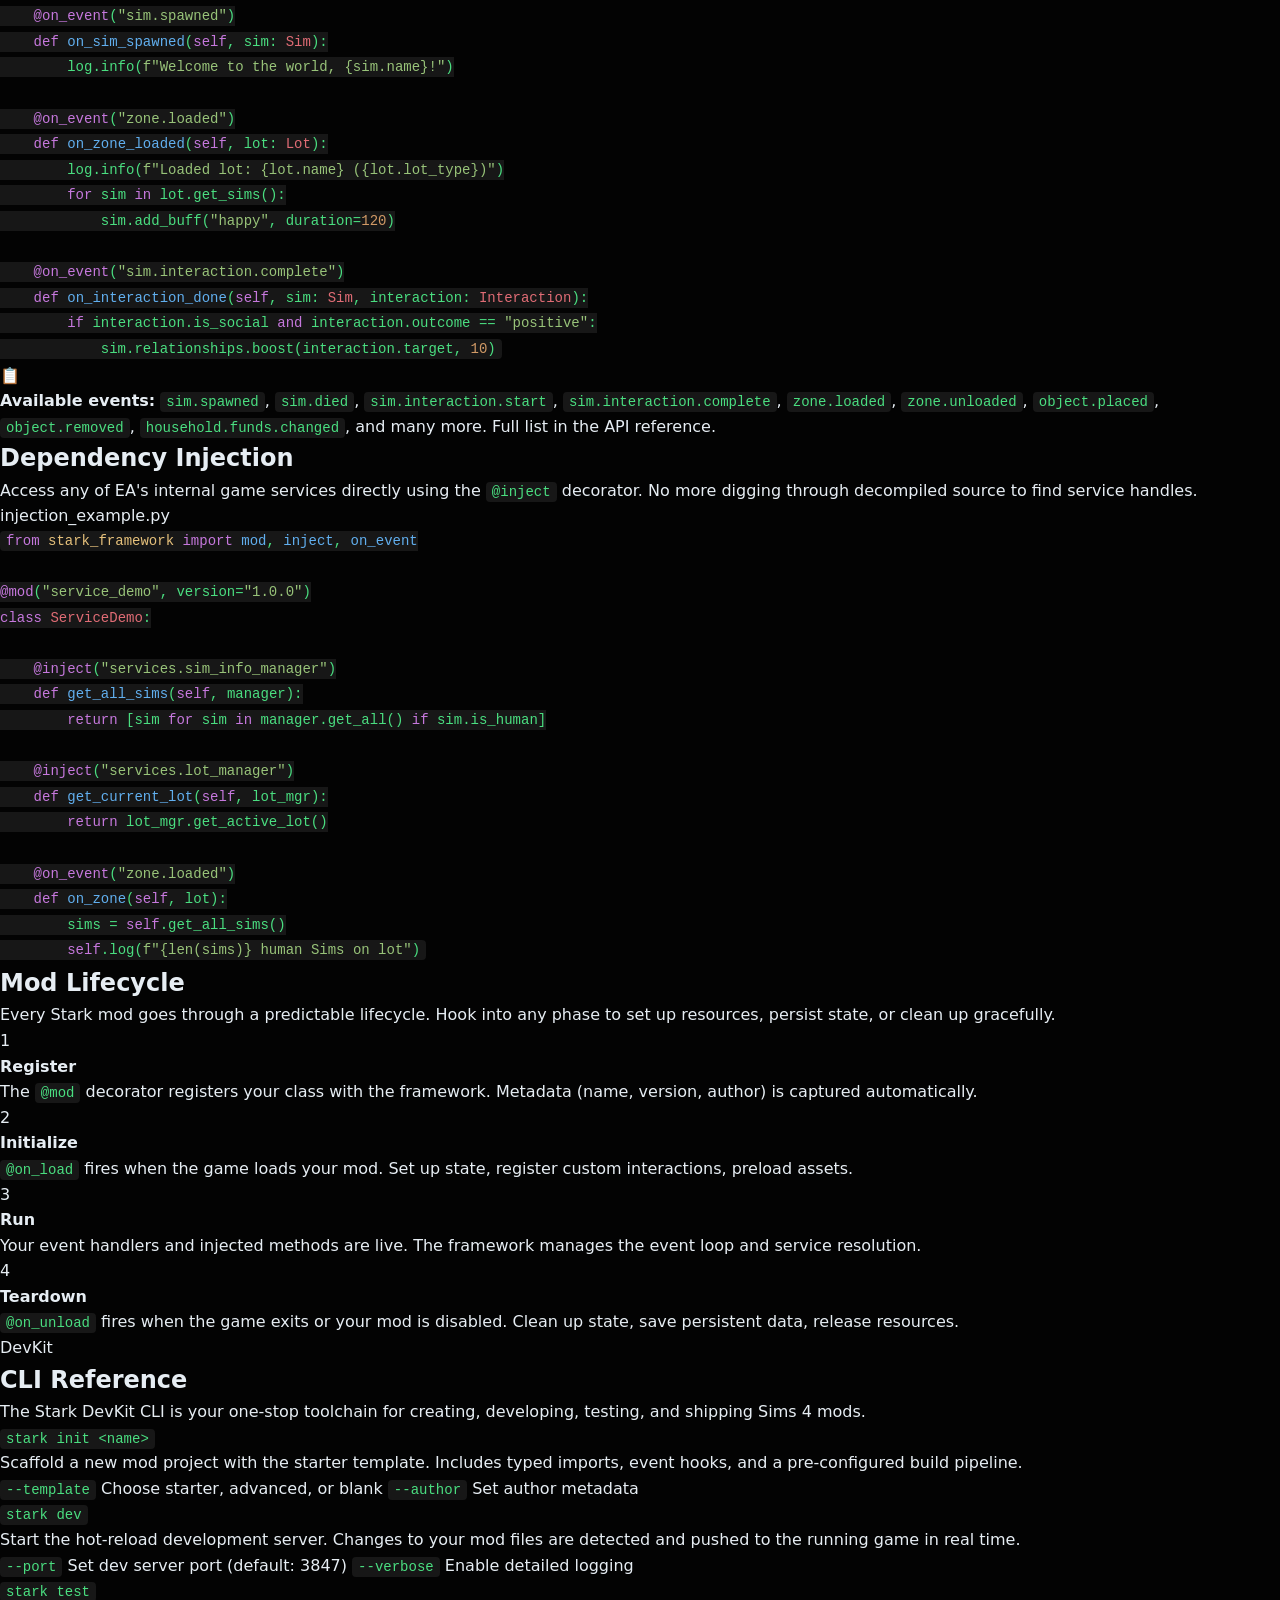
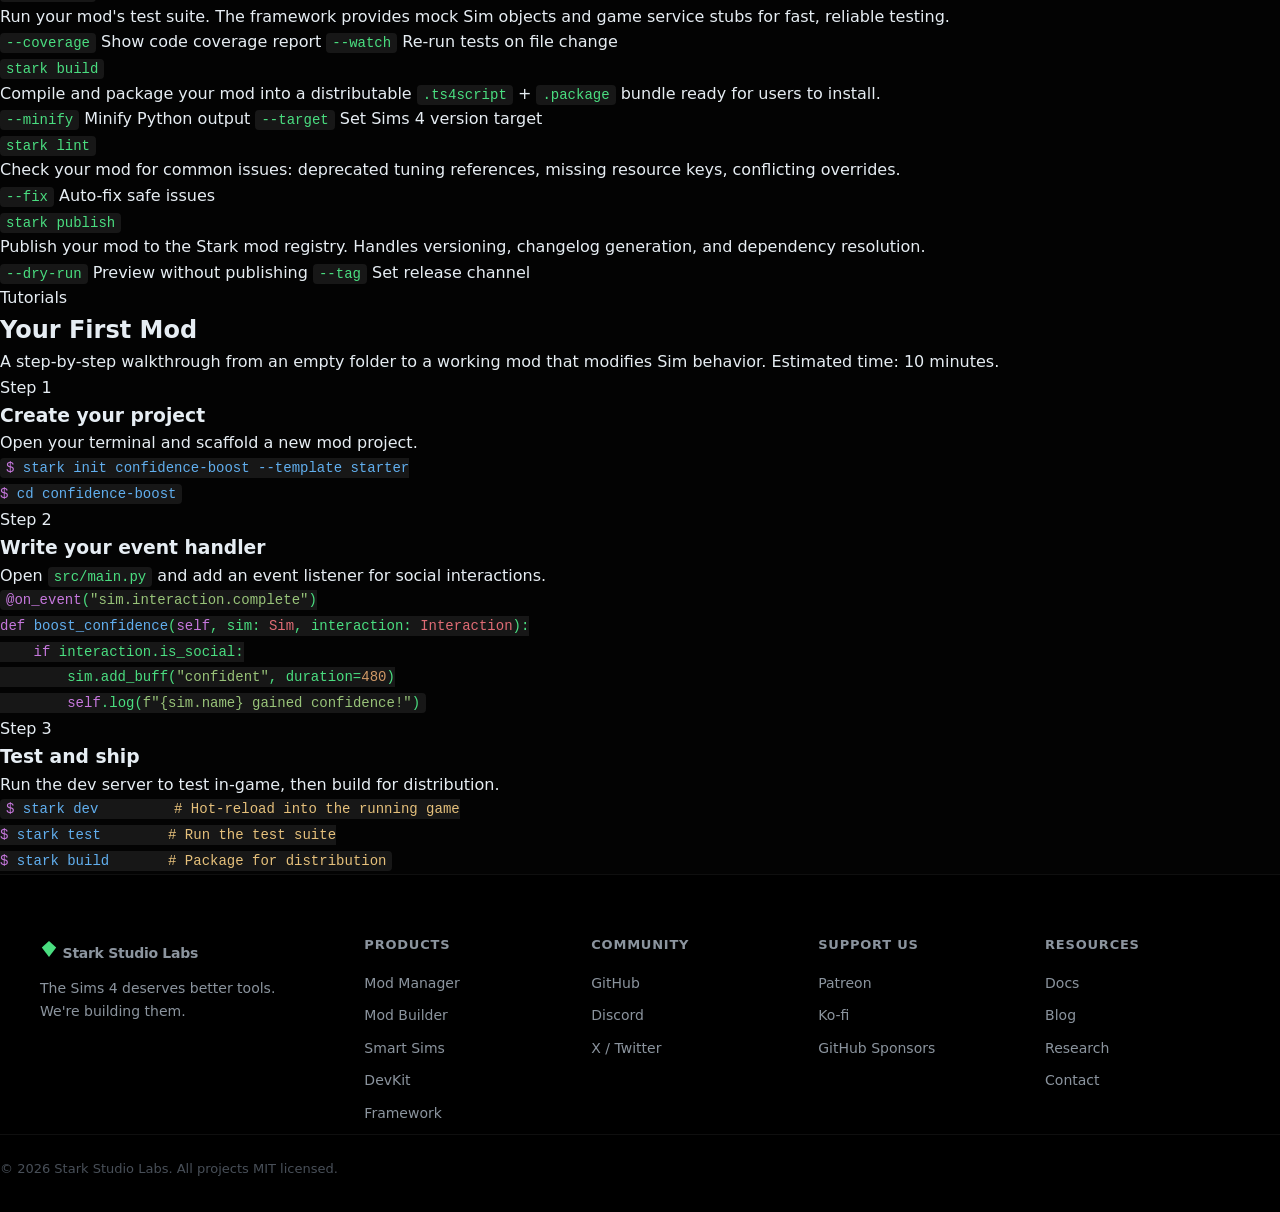
<file: docs.html>
<!DOCTYPE html>
<html lang="en">
<head>
  <meta charset="UTF-8">
  <meta name="viewport" content="width=device-width, initial-scale=1.0">
  <title>Developer Hub — Stark Studio Labs</title>
  <meta name="description" content="Documentation, tutorials, and API reference for the Stark Framework, DevKit, and modding platform. Get started building Sims 4 mods in 60 seconds.">
  <meta name="theme-color" content="#030303">
  <meta property="og:title" content="Developer Hub — Stark Studio Labs">
  <meta property="og:description" content="Modern developer tools for The Sims 4. Documentation, tutorials, and API reference.">
  <meta property="og:type" content="website">
  <meta property="og:url" content="https://stark-studio-labs.github.io/docs.html">
  <meta property="og:image" content="https://stark-studio-labs.github.io/assets/banner.png">
  <meta property="og:site_name" content="Stark Studio Labs">
  <meta name="twitter:card" content="summary_large_image">
  <meta name="twitter:title" content="Developer Hub — Stark Studio Labs">
  <meta name="twitter:description" content="Documentation, tutorials, and API reference for the Stark Framework and DevKit.">
  <meta name="twitter:image" content="https://stark-studio-labs.github.io/assets/banner.png">
  <link rel="stylesheet" href="styles.css">
  <link rel="icon" href="data:image/svg+xml,<svg xmlns='http://www.w3.org/2000/svg' viewBox='0 0 100 100'><polygon points='50,5 10,42 50,95 90,42' fill='%234ade80'/></svg>">
  <script src="script.js" defer></script>

  <!-- Google Analytics -->
  <script async src="https://www.googletagmanager.com/gtag/js?id=G-LF8E245M6W"></script>
  <script>
    window.dataLayer = window.dataLayer || [];
    function gtag(){dataLayer.push(arguments);}
    gtag('js', new Date());
    gtag('config', 'G-LF8E245M6W');
  </script>
</head>
<body>

  <!-- NAV -->
  <nav class="nav nav-scrolled-always" id="nav">
    <div class="nav-inner">
      <a href="index.html" class="nav-logo">
        <span class="nav-icon"><svg width="18" height="18" viewBox="0 0 100 100"><polygon points="50,5 10,42 50,95 90,42" fill="#4ade80"/></svg></span>
        <span class="nav-wordmark">Stark Studio Labs</span>
      </a>
      <div class="nav-links" id="navLinks">
        <a href="docs.html" class="nav-active">Docs</a>
        <a href="blog.html">Blog</a>
        <a href="research.html">Research</a>
        <a href="index.html#products">Products</a>
        <a href="index.html#roadmap">Roadmap</a>
        <a href="https://github.com/stark-studio-labs" class="nav-gh" target="_blank" rel="noopener">
          <svg width="20" height="20" viewBox="0 0 16 16" fill="currentColor"><path d="M8 0C3.58 0 0 3.58 0 8c0 3.54 2.29 6.53 5.47 7.59.4.07.55-.17.55-.38 0-.19-.01-.82-.01-1.49-2.01.37-2.53-.49-2.69-.94-.09-.23-.48-.94-.82-1.13-.28-.15-.68-.52-.01-.53.63-.01 1.08.58 1.23.82.72 1.21 1.87.87 2.33.66.07-.52.28-.87.51-1.07-1.78-.2-3.64-.89-3.64-3.95 0-.87.31-1.59.82-2.15-.08-.2-.36-1.02.08-2.12 0 0 .67-.21 2.2.82.64-.18 1.32-.27 2-.27.68 0 1.36.09 2 .27 1.53-1.04 2.2-.82 2.2-.82.44 1.1.16 1.92.08 2.12.51.56.82 1.27.82 2.15 0 3.07-1.87 3.75-3.65 3.95.29.25.54.73.54 1.48 0 1.07-.01 1.93-.01 2.2 0 .21.15.46.55.38A8.013 8.013 0 0016 8c0-4.42-3.58-8-8-8z"/></svg>
        </a>
      </div>
      <button class="nav-mobile-toggle" id="nav-toggle" aria-label="Menu">
        <span></span><span></span><span></span>
      </button>
    </div>
  </nav>

  <!-- DOCS LAYOUT -->
  <div class="docs-layout">

    <!-- SIDEBAR -->
    <aside class="docs-sidebar" id="docs-sidebar">
      <div class="docs-sidebar-inner">
        <div class="docs-sidebar-section">
          <h4 class="docs-sidebar-heading">Getting Started</h4>
          <a href="#quickstart" class="docs-sidebar-link active">Quick Start</a>
          <a href="#installation" class="docs-sidebar-link">Installation</a>
          <a href="#hello-world" class="docs-sidebar-link">Hello World</a>
        </div>
        <div class="docs-sidebar-section">
          <h4 class="docs-sidebar-heading">Framework</h4>
          <a href="#framework-overview" class="docs-sidebar-link">Overview</a>
          <a href="#event-bus" class="docs-sidebar-link">Event Bus</a>
          <a href="#dependency-injection" class="docs-sidebar-link">Dependency Injection</a>
          <a href="#lifecycle" class="docs-sidebar-link">Mod Lifecycle</a>
        </div>
        <div class="docs-sidebar-section">
          <h4 class="docs-sidebar-heading">DevKit</h4>
          <a href="#cli-reference" class="docs-sidebar-link">CLI Reference</a>
          <a href="#scaffolding" class="docs-sidebar-link">Scaffolding</a>
          <a href="#hot-reload" class="docs-sidebar-link">Hot Reload</a>
          <a href="#packaging" class="docs-sidebar-link">Packaging</a>
        </div>
        <div class="docs-sidebar-section">
          <h4 class="docs-sidebar-heading">Tutorials</h4>
          <a href="#tutorial-first-mod" class="docs-sidebar-link">Your First Mod</a>
          <a href="#tutorial-events" class="docs-sidebar-link">Working with Events</a>
          <a href="#tutorial-services" class="docs-sidebar-link">Injecting Services</a>
        </div>
      </div>
    </aside>

    <!-- MAIN CONTENT -->
    <main class="docs-main">

      <!-- GETTING STARTED -->
      <section id="quickstart" class="docs-section">
        <div class="docs-section-eyebrow">Getting Started</div>
        <h1 class="docs-section-title">Get started in 60 seconds.</h1>
        <p class="docs-section-intro">From zero to a running mod in three commands. The Stark DevKit handles Python setup, dependency management, and game path detection automatically.</p>

        <div class="docs-terminal" id="installation">
          <div class="code-block">
            <div class="code-header">
              <div class="code-dots">
                <span class="dot dot-red"></span>
                <span class="dot dot-yellow"></span>
                <span class="dot dot-green"></span>
              </div>
              <span class="code-filename">Terminal</span>
            </div>
            <pre class="code-body"><code><span class="hl-keyword">$</span> <span class="hl-func">pip install stark-devkit</span>
<span class="hl-module"># Successfully installed stark-devkit-1.0.0</span>

<span class="hl-keyword">$</span> <span class="hl-func">stark init my-first-mod</span>
<span class="hl-module"># ✓ Created my-first-mod/ with starter template</span>

<span class="hl-keyword">$</span> <span class="hl-func">cd my-first-mod && stark dev</span>
<span class="hl-type"># ⚡ Hot-reload server running — drop into The Sims 4</span></code></pre>
          </div>
        </div>

        <div class="docs-callout">
          <div class="docs-callout-icon">&#x1F4A1;</div>
          <div class="docs-callout-content">
            <strong>Requirements:</strong> Python 3.9+, The Sims 4 installed. The DevKit auto-detects your game directory on Windows, macOS, and Linux.
          </div>
        </div>
      </section>

      <!-- HELLO WORLD -->
      <section id="hello-world" class="docs-section">
        <h2 class="docs-section-title">Hello World</h2>
        <p class="docs-section-intro">Here's the simplest possible Stark mod. The <code>@mod</code> decorator registers your class, and <code>@on_load</code> fires when the game loads it.</p>

        <div class="code-block">
          <div class="code-header">
            <div class="code-dots">
              <span class="dot dot-red"></span>
              <span class="dot dot-yellow"></span>
              <span class="dot dot-green"></span>
            </div>
            <span class="code-filename">my_first_mod.py</span>
          </div>
          <pre class="code-body"><code><span class="hl-keyword">from</span> <span class="hl-module">stark_framework</span> <span class="hl-keyword">import</span> <span class="hl-func">mod</span>, <span class="hl-func">on_load</span>, <span class="hl-func">log</span>

<span class="hl-decorator">@mod</span>(<span class="hl-string">"hello_world"</span>, version=<span class="hl-string">"1.0.0"</span>)
<span class="hl-keyword">class</span> <span class="hl-type">HelloWorld</span>:

    <span class="hl-decorator">@on_load</span>
    <span class="hl-keyword">def</span> <span class="hl-func">start</span>(<span class="hl-keyword">self</span>):
        log.info(<span class="hl-string">"Hello from Stark Framework!"</span>)
        log.info(<span class="hl-string">f"Mod loaded: </span><span class="hl-string">{self.meta.name} v{self.meta.version}</span><span class="hl-string">"</span>)</code></pre>
        </div>

        <p class="docs-paragraph">Run <code>stark dev</code> and launch The Sims 4. Open the in-game console (<code>Ctrl+Shift+C</code>) and you'll see your log messages. That's it — your first mod is live.</p>
      </section>

      <!-- FRAMEWORK -->
      <section id="framework-overview" class="docs-section">
        <div class="docs-section-eyebrow">Framework</div>
        <h2 class="docs-section-title">The Stark Framework</h2>
        <p class="docs-section-intro">A modern, typed modding framework built from the ground up. Decorators handle the boilerplate. Type hints give you autocomplete. The event bus lets you react to anything in the game.</p>

        <div class="docs-feature-grid">
          <div class="docs-feature-card">
            <div class="docs-feature-icon">&#x1F3AF;</div>
            <h3>Event-Driven</h3>
            <p>Subscribe to any game event with a decorator. Sim interactions, zone loads, object placement — everything is hookable.</p>
          </div>
          <div class="docs-feature-card">
            <div class="docs-feature-icon">&#x1F527;</div>
            <h3>Dependency Injection</h3>
            <p>Access EA's internal services directly with <code>@inject</code>. No more hunting through decompiled code to find service handles.</p>
          </div>
          <div class="docs-feature-card">
            <div class="docs-feature-icon">&#x1F9E9;</div>
            <h3>Type-Safe APIs</h3>
            <p>Full type annotations for every game object. Your IDE tells you what's available before you even start typing.</p>
          </div>
          <div class="docs-feature-card">
            <div class="docs-feature-icon">&#x26A1;</div>
            <h3>Hot Reload</h3>
            <p>Change code, save, see results immediately in the running game. No restart required. Development at the speed of thought.</p>
          </div>
        </div>
      </section>

      <!-- EVENT BUS -->
      <section id="event-bus" class="docs-section">
        <h2 class="docs-section-title">Event Bus</h2>
        <p class="docs-section-intro">The event bus is the heart of the Stark Framework. Register listeners for any game event and react with custom logic.</p>

        <div class="code-block">
          <div class="code-header">
            <div class="code-dots">
              <span class="dot dot-red"></span>
              <span class="dot dot-yellow"></span>
              <span class="dot dot-green"></span>
            </div>
            <span class="code-filename">events_example.py</span>
          </div>
          <pre class="code-body"><code><span class="hl-keyword">from</span> <span class="hl-module">stark_framework</span> <span class="hl-keyword">import</span> <span class="hl-func">mod</span>, <span class="hl-func">on_event</span>, <span class="hl-func">log</span>
<span class="hl-keyword">from</span> <span class="hl-module">stark_framework.sims</span> <span class="hl-keyword">import</span> <span class="hl-type">Sim</span>, <span class="hl-type">Lot</span>, <span class="hl-type">Interaction</span>

<span class="hl-decorator">@mod</span>(<span class="hl-string">"event_demo"</span>, version=<span class="hl-string">"1.0.0"</span>)
<span class="hl-keyword">class</span> <span class="hl-type">EventDemo</span>:

    <span class="hl-decorator">@on_event</span>(<span class="hl-string">"sim.spawned"</span>)
    <span class="hl-keyword">def</span> <span class="hl-func">on_sim_spawned</span>(<span class="hl-keyword">self</span>, sim: <span class="hl-type">Sim</span>):
        log.info(<span class="hl-string">f"Welcome to the world, </span><span class="hl-string">{sim.name}</span><span class="hl-string">!"</span>)

    <span class="hl-decorator">@on_event</span>(<span class="hl-string">"zone.loaded"</span>)
    <span class="hl-keyword">def</span> <span class="hl-func">on_zone_loaded</span>(<span class="hl-keyword">self</span>, lot: <span class="hl-type">Lot</span>):
        log.info(<span class="hl-string">f"Loaded lot: </span><span class="hl-string">{lot.name}</span><span class="hl-string"> ({lot.lot_type})"</span>)
        <span class="hl-keyword">for</span> sim <span class="hl-keyword">in</span> lot.get_sims():
            sim.add_buff(<span class="hl-string">"happy"</span>, duration=<span class="hl-number">120</span>)

    <span class="hl-decorator">@on_event</span>(<span class="hl-string">"sim.interaction.complete"</span>)
    <span class="hl-keyword">def</span> <span class="hl-func">on_interaction_done</span>(<span class="hl-keyword">self</span>, sim: <span class="hl-type">Sim</span>, interaction: <span class="hl-type">Interaction</span>):
        <span class="hl-keyword">if</span> interaction.is_social <span class="hl-keyword">and</span> interaction.outcome == <span class="hl-string">"positive"</span>:
            sim.relationships.boost(interaction.target, <span class="hl-number">10</span>)</code></pre>
        </div>

        <div class="docs-callout">
          <div class="docs-callout-icon">&#x1F4CB;</div>
          <div class="docs-callout-content">
            <strong>Available events:</strong> <code>sim.spawned</code>, <code>sim.died</code>, <code>sim.interaction.start</code>, <code>sim.interaction.complete</code>, <code>zone.loaded</code>, <code>zone.unloaded</code>, <code>object.placed</code>, <code>object.removed</code>, <code>household.funds.changed</code>, and many more. Full list in the API reference.
          </div>
        </div>
      </section>

      <!-- DEPENDENCY INJECTION -->
      <section id="dependency-injection" class="docs-section">
        <h2 class="docs-section-title">Dependency Injection</h2>
        <p class="docs-section-intro">Access any of EA's internal game services directly using the <code>@inject</code> decorator. No more digging through decompiled source to find service handles.</p>

        <div class="code-block">
          <div class="code-header">
            <div class="code-dots">
              <span class="dot dot-red"></span>
              <span class="dot dot-yellow"></span>
              <span class="dot dot-green"></span>
            </div>
            <span class="code-filename">injection_example.py</span>
          </div>
          <pre class="code-body"><code><span class="hl-keyword">from</span> <span class="hl-module">stark_framework</span> <span class="hl-keyword">import</span> <span class="hl-func">mod</span>, <span class="hl-func">inject</span>, <span class="hl-func">on_event</span>

<span class="hl-decorator">@mod</span>(<span class="hl-string">"service_demo"</span>, version=<span class="hl-string">"1.0.0"</span>)
<span class="hl-keyword">class</span> <span class="hl-type">ServiceDemo</span>:

    <span class="hl-decorator">@inject</span>(<span class="hl-string">"services.sim_info_manager"</span>)
    <span class="hl-keyword">def</span> <span class="hl-func">get_all_sims</span>(<span class="hl-keyword">self</span>, manager):
        <span class="hl-keyword">return</span> [sim <span class="hl-keyword">for</span> sim <span class="hl-keyword">in</span> manager.get_all() <span class="hl-keyword">if</span> sim.is_human]

    <span class="hl-decorator">@inject</span>(<span class="hl-string">"services.lot_manager"</span>)
    <span class="hl-keyword">def</span> <span class="hl-func">get_current_lot</span>(<span class="hl-keyword">self</span>, lot_mgr):
        <span class="hl-keyword">return</span> lot_mgr.get_active_lot()

    <span class="hl-decorator">@on_event</span>(<span class="hl-string">"zone.loaded"</span>)
    <span class="hl-keyword">def</span> <span class="hl-func">on_zone</span>(<span class="hl-keyword">self</span>, lot):
        sims = <span class="hl-keyword">self</span>.get_all_sims()
        <span class="hl-keyword">self</span>.log(<span class="hl-string">f"</span><span class="hl-string">{len(sims)} human Sims on lot</span><span class="hl-string">"</span>)</code></pre>
        </div>
      </section>

      <!-- MOD LIFECYCLE -->
      <section id="lifecycle" class="docs-section">
        <h2 class="docs-section-title">Mod Lifecycle</h2>
        <p class="docs-section-intro">Every Stark mod goes through a predictable lifecycle. Hook into any phase to set up resources, persist state, or clean up gracefully.</p>

        <div class="docs-lifecycle">
          <div class="docs-lifecycle-step">
            <div class="docs-lifecycle-num">1</div>
            <div class="docs-lifecycle-content">
              <h4>Register</h4>
              <p>The <code>@mod</code> decorator registers your class with the framework. Metadata (name, version, author) is captured automatically.</p>
            </div>
          </div>
          <div class="docs-lifecycle-step">
            <div class="docs-lifecycle-num">2</div>
            <div class="docs-lifecycle-content">
              <h4>Initialize</h4>
              <p><code>@on_load</code> fires when the game loads your mod. Set up state, register custom interactions, preload assets.</p>
            </div>
          </div>
          <div class="docs-lifecycle-step">
            <div class="docs-lifecycle-num">3</div>
            <div class="docs-lifecycle-content">
              <h4>Run</h4>
              <p>Your event handlers and injected methods are live. The framework manages the event loop and service resolution.</p>
            </div>
          </div>
          <div class="docs-lifecycle-step">
            <div class="docs-lifecycle-num">4</div>
            <div class="docs-lifecycle-content">
              <h4>Teardown</h4>
              <p><code>@on_unload</code> fires when the game exits or your mod is disabled. Clean up state, save persistent data, release resources.</p>
            </div>
          </div>
        </div>
      </section>

      <!-- DEVKIT CLI -->
      <section id="cli-reference" class="docs-section">
        <div class="docs-section-eyebrow">DevKit</div>
        <h2 class="docs-section-title">CLI Reference</h2>
        <p class="docs-section-intro">The Stark DevKit CLI is your one-stop toolchain for creating, developing, testing, and shipping Sims 4 mods.</p>

        <div class="docs-cli-grid">
          <div class="docs-cli-card" id="scaffolding">
            <div class="docs-cli-cmd"><code>stark init &lt;name&gt;</code></div>
            <p class="docs-cli-desc">Scaffold a new mod project with the starter template. Includes typed imports, event hooks, and a pre-configured build pipeline.</p>
            <div class="docs-cli-flags">
              <span class="docs-cli-flag"><code>--template</code> Choose starter, advanced, or blank</span>
              <span class="docs-cli-flag"><code>--author</code> Set author metadata</span>
            </div>
          </div>
          <div class="docs-cli-card" id="hot-reload">
            <div class="docs-cli-cmd"><code>stark dev</code></div>
            <p class="docs-cli-desc">Start the hot-reload development server. Changes to your mod files are detected and pushed to the running game in real time.</p>
            <div class="docs-cli-flags">
              <span class="docs-cli-flag"><code>--port</code> Set dev server port (default: 3847)</span>
              <span class="docs-cli-flag"><code>--verbose</code> Enable detailed logging</span>
            </div>
          </div>
          <div class="docs-cli-card">
            <div class="docs-cli-cmd"><code>stark test</code></div>
            <p class="docs-cli-desc">Run your mod's test suite. The framework provides mock Sim objects and game service stubs for fast, reliable testing.</p>
            <div class="docs-cli-flags">
              <span class="docs-cli-flag"><code>--coverage</code> Show code coverage report</span>
              <span class="docs-cli-flag"><code>--watch</code> Re-run tests on file change</span>
            </div>
          </div>
          <div class="docs-cli-card" id="packaging">
            <div class="docs-cli-cmd"><code>stark build</code></div>
            <p class="docs-cli-desc">Compile and package your mod into a distributable <code>.ts4script</code> + <code>.package</code> bundle ready for users to install.</p>
            <div class="docs-cli-flags">
              <span class="docs-cli-flag"><code>--minify</code> Minify Python output</span>
              <span class="docs-cli-flag"><code>--target</code> Set Sims 4 version target</span>
            </div>
          </div>
          <div class="docs-cli-card">
            <div class="docs-cli-cmd"><code>stark lint</code></div>
            <p class="docs-cli-desc">Check your mod for common issues: deprecated tuning references, missing resource keys, conflicting overrides.</p>
            <div class="docs-cli-flags">
              <span class="docs-cli-flag"><code>--fix</code> Auto-fix safe issues</span>
            </div>
          </div>
          <div class="docs-cli-card">
            <div class="docs-cli-cmd"><code>stark publish</code></div>
            <p class="docs-cli-desc">Publish your mod to the Stark mod registry. Handles versioning, changelog generation, and dependency resolution.</p>
            <div class="docs-cli-flags">
              <span class="docs-cli-flag"><code>--dry-run</code> Preview without publishing</span>
              <span class="docs-cli-flag"><code>--tag</code> Set release channel</span>
            </div>
          </div>
        </div>
      </section>

      <!-- TUTORIALS -->
      <section id="tutorial-first-mod" class="docs-section">
        <div class="docs-section-eyebrow">Tutorials</div>
        <h2 class="docs-section-title">Your First Mod</h2>
        <p class="docs-section-intro">A step-by-step walkthrough from an empty folder to a working mod that modifies Sim behavior. Estimated time: 10 minutes.</p>

        <div class="docs-steps">
          <div class="docs-step">
            <div class="docs-step-badge">Step 1</div>
            <h3>Create your project</h3>
            <p>Open your terminal and scaffold a new mod project.</p>
            <div class="code-block code-block-compact">
              <pre class="code-body"><code><span class="hl-keyword">$</span> <span class="hl-func">stark init confidence-boost --template starter</span>
<span class="hl-keyword">$</span> <span class="hl-func">cd confidence-boost</span></code></pre>
            </div>
          </div>
          <div class="docs-step" id="tutorial-events">
            <div class="docs-step-badge">Step 2</div>
            <h3>Write your event handler</h3>
            <p>Open <code>src/main.py</code> and add an event listener for social interactions.</p>
            <div class="code-block code-block-compact">
              <pre class="code-body"><code><span class="hl-decorator">@on_event</span>(<span class="hl-string">"sim.interaction.complete"</span>)
<span class="hl-keyword">def</span> <span class="hl-func">boost_confidence</span>(<span class="hl-keyword">self</span>, sim: <span class="hl-type">Sim</span>, interaction: <span class="hl-type">Interaction</span>):
    <span class="hl-keyword">if</span> interaction.is_social:
        sim.add_buff(<span class="hl-string">"confident"</span>, duration=<span class="hl-number">480</span>)
        <span class="hl-keyword">self</span>.log(<span class="hl-string">f"</span><span class="hl-string">{sim.name} gained confidence!</span><span class="hl-string">"</span>)</code></pre>
            </div>
          </div>
          <div class="docs-step" id="tutorial-services">
            <div class="docs-step-badge">Step 3</div>
            <h3>Test and ship</h3>
            <p>Run the dev server to test in-game, then build for distribution.</p>
            <div class="code-block code-block-compact">
              <pre class="code-body"><code><span class="hl-keyword">$</span> <span class="hl-func">stark dev</span>         <span class="hl-module"># Hot-reload into the running game</span>
<span class="hl-keyword">$</span> <span class="hl-func">stark test</span>        <span class="hl-module"># Run the test suite</span>
<span class="hl-keyword">$</span> <span class="hl-func">stark build</span>       <span class="hl-module"># Package for distribution</span></code></pre>
            </div>
          </div>
        </div>
      </section>

    </main>
  </div>

  <!-- FOOTER -->
  <footer class="footer">
    <div class="footer-grid">
      <div class="footer-col footer-brand">
        <a href="index.html" class="footer-logo">
          <span class="nav-icon"><svg width="18" height="18" viewBox="0 0 100 100"><polygon points="50,5 10,42 50,95 90,42" fill="#4ade80"/></svg></span>
          <span>Stark Studio Labs</span>
        </a>
        <p class="footer-tagline">The Sims 4 deserves better tools. We're building them.</p>
      </div>
      <div class="footer-col">
        <h4>Products</h4>
        <a href="https://github.com/stark-studio-labs/sims4-mod-manager" target="_blank" rel="noopener">Mod Manager</a>
        <a href="https://github.com/stark-studio-labs/sims4-mod-builder" target="_blank" rel="noopener">Mod Builder</a>
        <a href="https://github.com/stark-studio-labs/sims4-smart-sims" target="_blank" rel="noopener">Smart Sims</a>
        <a href="https://github.com/stark-studio-labs/sims4-stark-devkit" target="_blank" rel="noopener">DevKit</a>
        <a href="https://github.com/stark-studio-labs/sims4-stark-framework" target="_blank" rel="noopener">Framework</a>
      </div>
      <div class="footer-col">
        <h4>Community</h4>
        <a href="https://github.com/stark-studio-labs" target="_blank" rel="noopener">GitHub</a>
        <a href="https://discord.gg/starkstudiolabs" target="_blank" rel="noopener">Discord</a>
        <a href="https://x.com/starkstudiolabs" target="_blank" rel="noopener">X / Twitter</a>
      </div>
      <div class="footer-col">
        <h4>Support Us</h4>
        <a href="https://patreon.com/c/Shadowstarrk" target="_blank" rel="noopener">Patreon</a>
        <a href="https://ko-fi.com/starkstudiolabs" target="_blank" rel="noopener">Ko-fi</a>
        <a href="https://github.com/sponsors/stark-studio-labs" target="_blank" rel="noopener">GitHub Sponsors</a>
      </div>
      <div class="footer-col">
        <h4>Resources</h4>
        <a href="docs.html">Docs</a>
        <a href="blog.html">Blog</a>
        <a href="research.html">Research</a>
        <a href="mailto:studio@starklabs.dev">Contact</a>
      </div>
    </div>
    <div class="footer-bottom">
      <p>&copy; 2026 Stark Studio Labs. All projects MIT licensed.</p>
    </div>
  </footer>

<script src="events.js"></script>
</body>
</html>
</file>
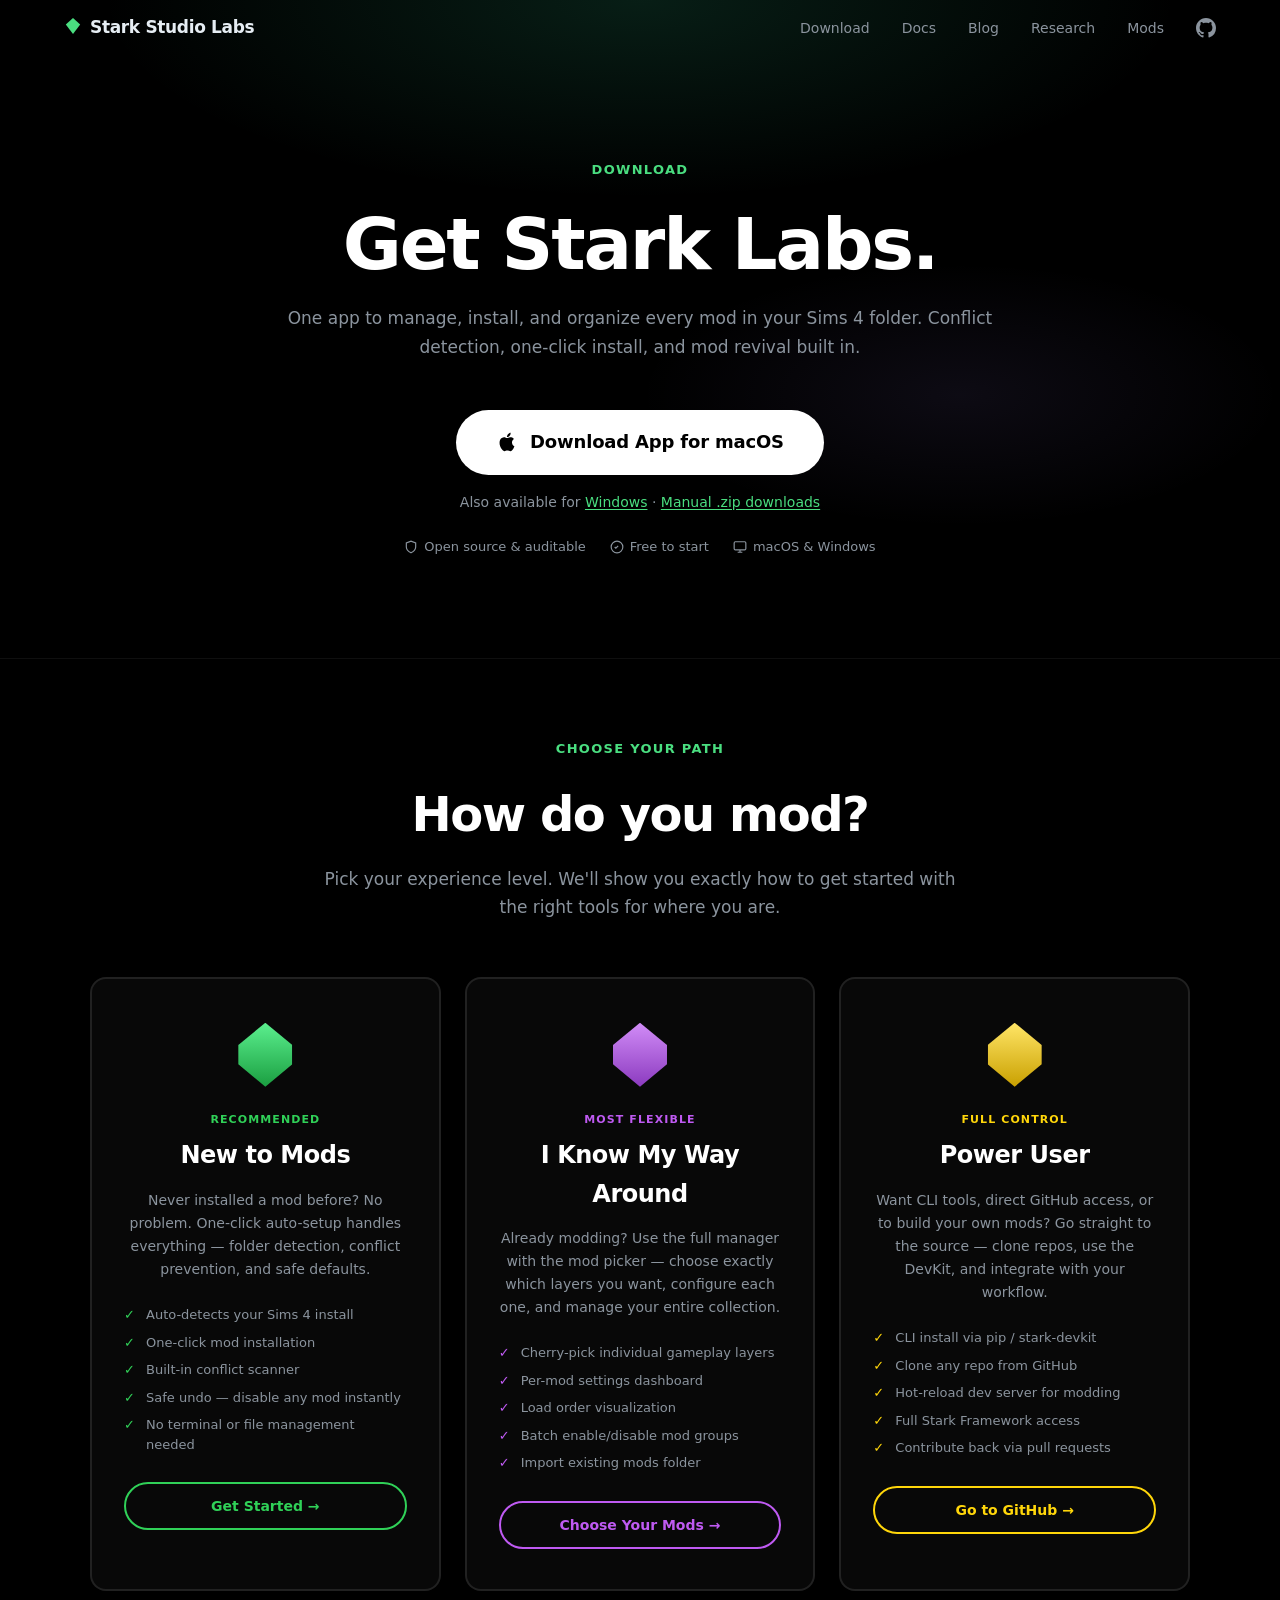
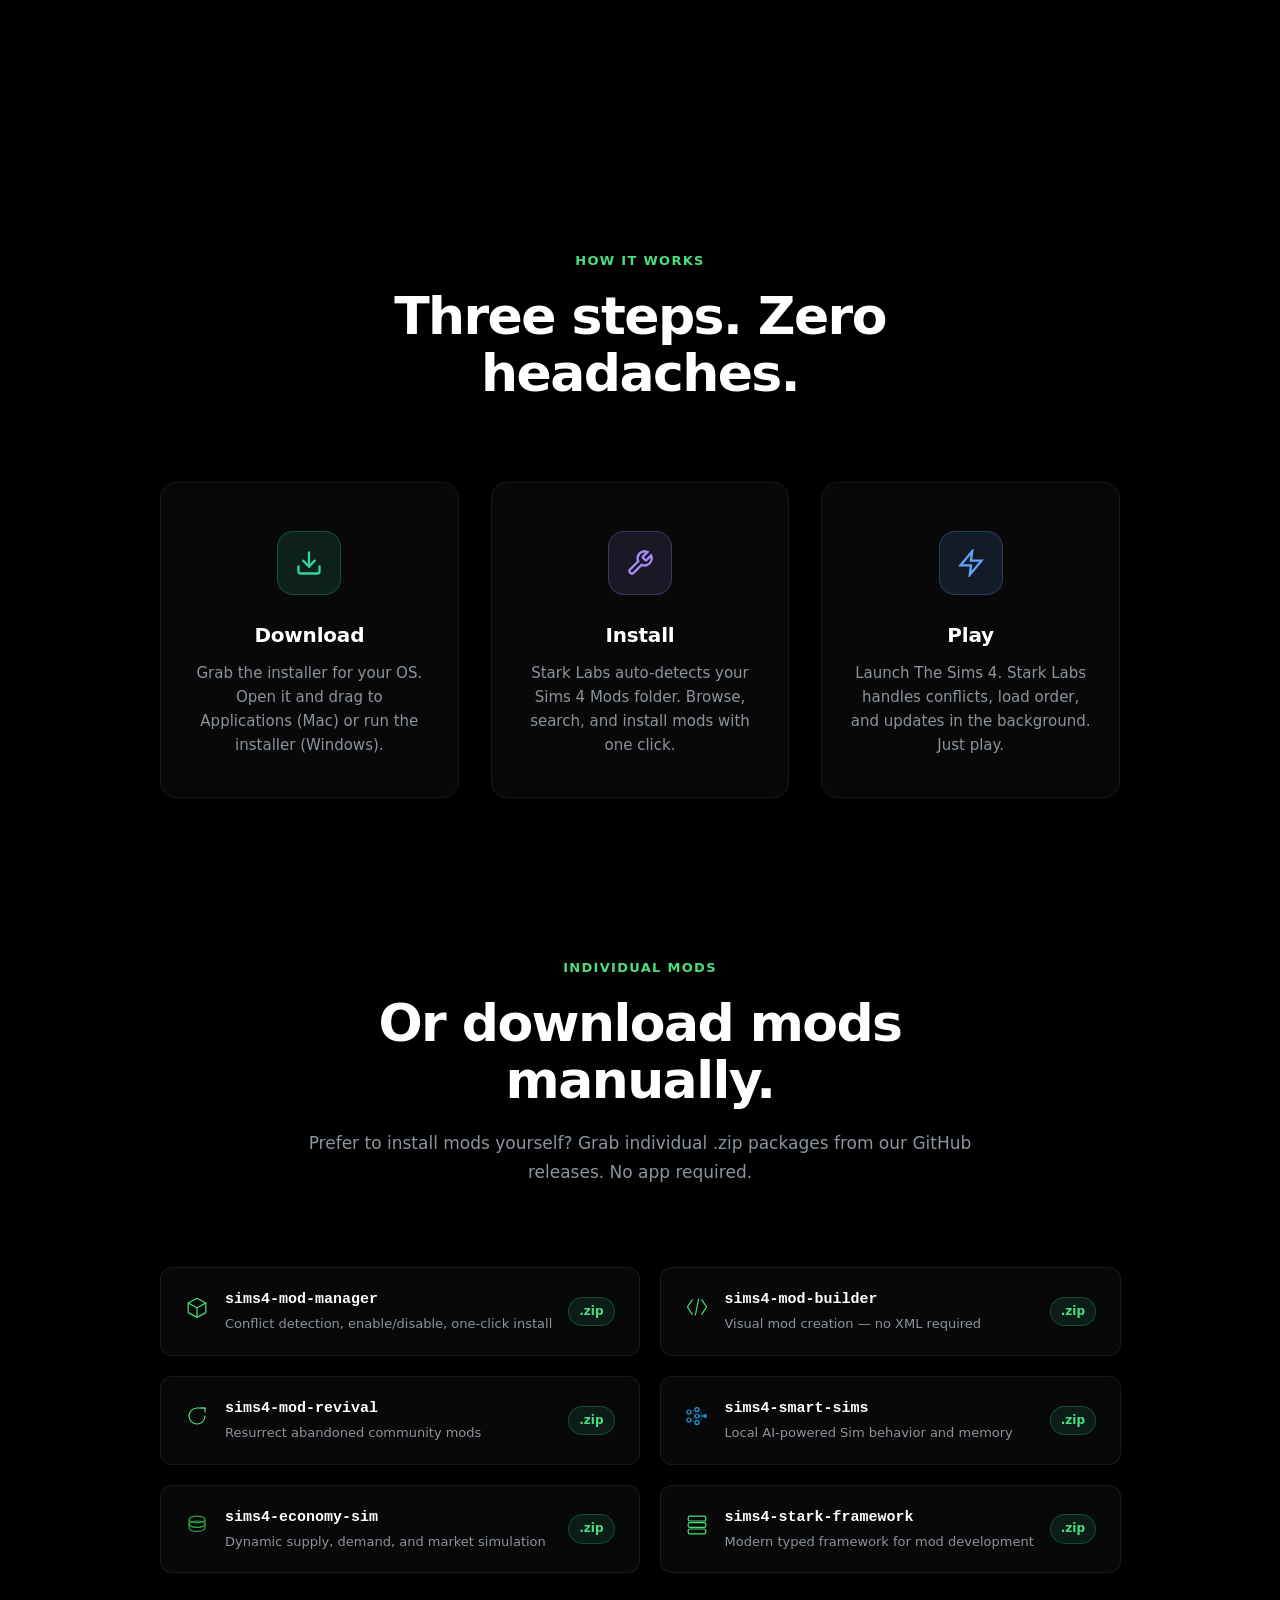
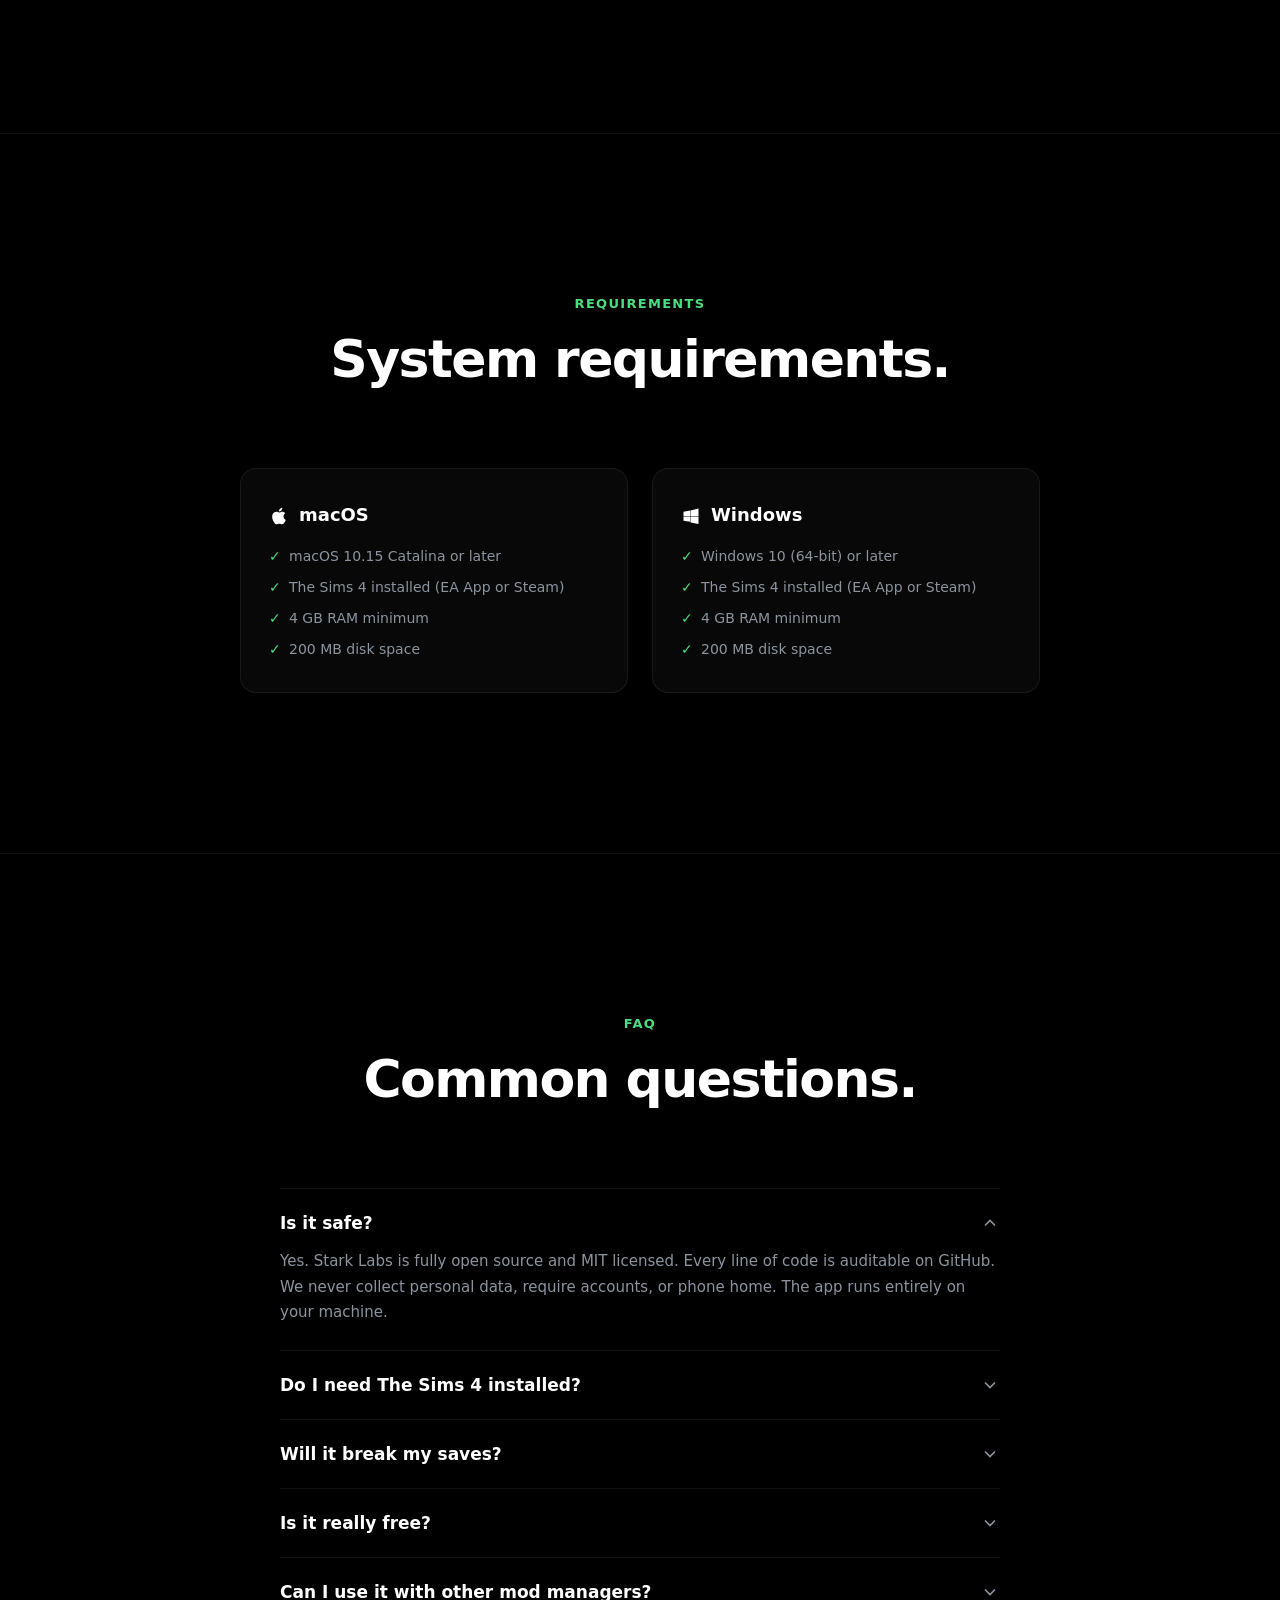
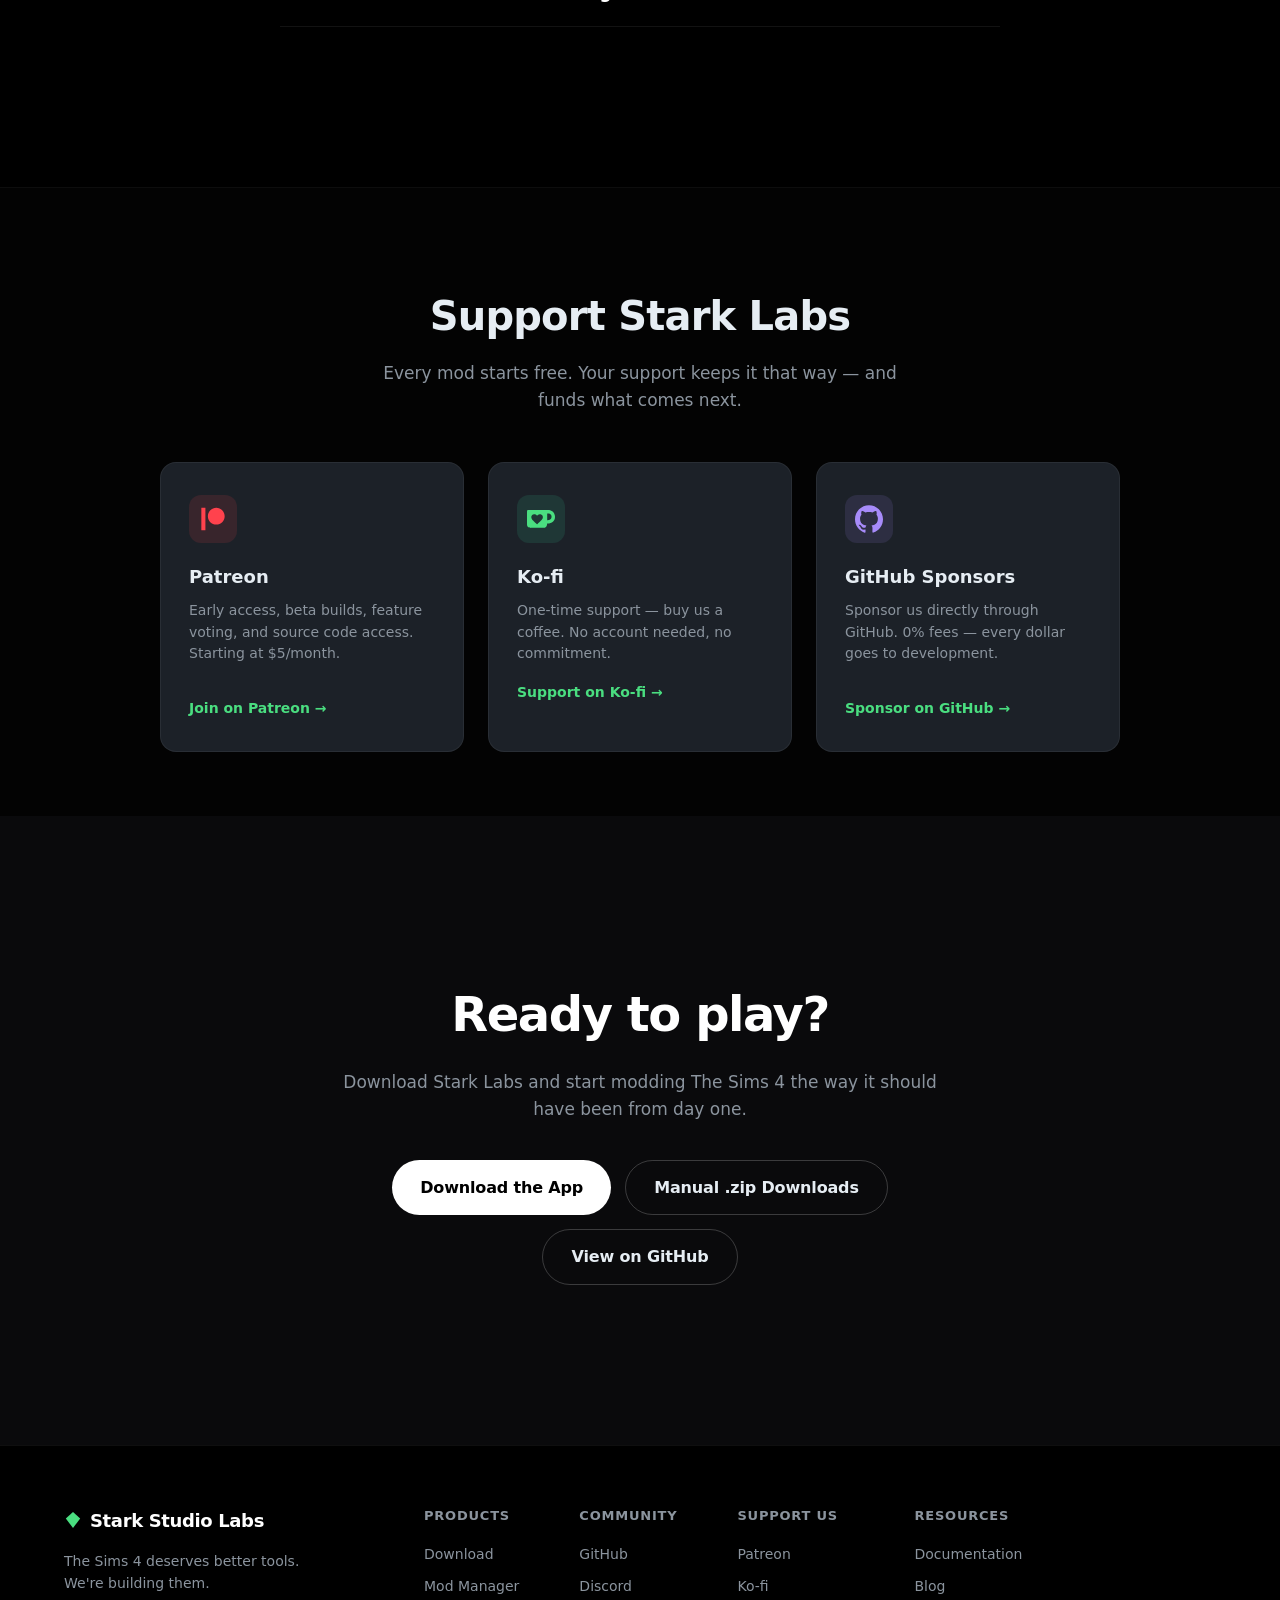
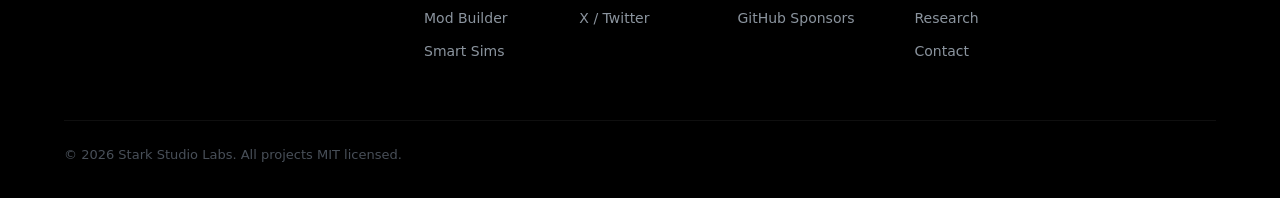
<file: download.html>
<!DOCTYPE html>
<html lang="en">
<head>
  <meta charset="UTF-8">
  <meta name="viewport" content="width=device-width, initial-scale=1.0">
  <title>Download — Stark Studio Labs</title>
  <meta name="description" content="Download Stark Labs mod manager for macOS and Windows. Free, open source, and safe. Manage, install, and organize your Sims 4 mods in seconds.">
  <meta name="theme-color" content="#030303">
  <meta property="og:title" content="Download — Stark Studio Labs">
  <meta property="og:description" content="Free mod manager for The Sims 4. macOS and Windows. Open source.">
  <meta property="og:type" content="website">
  <meta property="og:url" content="https://stark-studio-labs.github.io/download.html">
  <meta property="og:image" content="https://stark-studio-labs.github.io/assets/banner.png">
  <meta property="og:site_name" content="Stark Studio Labs">
  <meta name="twitter:card" content="summary_large_image">
  <meta name="twitter:title" content="Download — Stark Studio Labs">
  <meta name="twitter:description" content="Download Stark Labs mod manager for macOS and Windows. Free, open source, and safe.">
  <meta name="twitter:image" content="https://stark-studio-labs.github.io/assets/banner.png">
  <link rel="stylesheet" href="styles.css">
  <link rel="icon" href="data:image/svg+xml,<svg xmlns='http://www.w3.org/2000/svg' viewBox='0 0 100 100'><polygon points='50,5 10,42 50,95 90,42' fill='%234ade80'/></svg>">
  <script src="script.js" defer></script>

  <!-- Google Analytics -->
  <script async src="https://www.googletagmanager.com/gtag/js?id=G-LF8E245M6W"></script>
  <script>
    window.dataLayer = window.dataLayer || [];
    function gtag(){dataLayer.push(arguments);}
    gtag('js', new Date());
    gtag('config', 'G-LF8E245M6W');
  </script>

  <style>
    /* ── Download Hero ─────────────────────────────────────────────── */
    .dl-hero {
      position: relative;
      padding: 160px 24px 100px;
      text-align: center;
      overflow: hidden;
      background: #000;
    }
    .dl-hero-gradient {
      position: absolute;
      inset: 0;
      background:
        radial-gradient(ellipse 70% 50% at 50% 0%, rgba(52,211,153,0.14) 0%, transparent 60%),
        radial-gradient(ellipse 50% 40% at 75% 60%, rgba(167,139,250,0.08) 0%, transparent 50%);
      pointer-events: none;
    }
    .dl-hero-content {
      position: relative;
      z-index: 2;
      max-width: 720px;
      margin: 0 auto;
    }
    .dl-hero-content .section-eyebrow { margin-bottom: 24px; }
    .dl-hero-content .section-title {
      font-size: clamp(42px, 6vw, 72px);
      margin-bottom: 20px;
      color: #fff;
    }
    .dl-hero-content .section-sub {
      margin-bottom: 48px;
    }

    /* OS auto-detect button area */
    .dl-primary {
      display: flex;
      flex-direction: column;
      align-items: center;
      gap: 16px;
      margin-bottom: 16px;
    }
    .dl-btn {
      display: inline-flex;
      align-items: center;
      gap: 12px;
      padding: 18px 40px;
      border-radius: 100px;
      font-size: 18px;
      font-weight: 700;
      background: #fff;
      color: #000;
      border: none;
      cursor: pointer;
      transition: all 0.2s cubic-bezier(0.25,0.1,0.25,1);
      font-family: var(--font);
      letter-spacing: -0.01em;
    }
    .dl-btn:hover {
      background: rgba(255,255,255,0.85);
      transform: translateY(-2px);
      box-shadow: 0 12px 40px rgba(255,255,255,0.15);
    }
    .dl-btn svg { width: 22px; height: 22px; flex-shrink: 0; }
    .dl-other-os {
      font-size: 14px;
      color: var(--text-secondary);
    }
    .dl-other-os a {
      color: var(--accent-green);
      text-decoration: underline;
      text-underline-offset: 2px;
      transition: color 0.2s;
    }
    .dl-other-os a:hover { color: #5ee8b1; }
    .dl-meta {
      display: flex;
      align-items: center;
      justify-content: center;
      gap: 24px;
      margin-top: 24px;
      font-size: 13px;
      color: var(--text-secondary);
    }
    .dl-meta span {
      display: flex;
      align-items: center;
      gap: 6px;
    }

    /* ── 3-Step Visual ─────────────────────────────────────────────── */
    .dl-steps {
      display: grid;
      grid-template-columns: repeat(3, 1fr);
      gap: 32px;
      max-width: 960px;
      margin: 0 auto;
    }
    .dl-step {
      text-align: center;
      padding: 48px 28px 40px;
      background: rgba(255,255,255,0.03);
      border: 1px solid rgba(255,255,255,0.07);
      border-radius: var(--radius);
      transition: border-color 0.2s;
    }
    .dl-step:hover { border-color: rgba(255,255,255,0.15); }
    .dl-step-icon {
      width: 64px;
      height: 64px;
      margin: 0 auto 24px;
      border-radius: 16px;
      display: flex;
      align-items: center;
      justify-content: center;
      font-size: 28px;
    }
    .dl-step-icon-1 { background: rgba(52,211,153,0.12); border: 1px solid rgba(52,211,153,0.25); }
    .dl-step-icon-2 { background: rgba(167,139,250,0.12); border: 1px solid rgba(167,139,250,0.25); }
    .dl-step-icon-3 { background: rgba(96,165,250,0.12); border: 1px solid rgba(96,165,250,0.25); }
    .dl-step h3 {
      font-size: 20px;
      font-weight: 700;
      color: #fff;
      margin-bottom: 10px;
      letter-spacing: -0.01em;
    }
    .dl-step p {
      font-size: 15px;
      color: var(--text-secondary);
      line-height: 1.6;
    }

    /* Connecting arrows between steps */
    .dl-step-arrow {
      display: none;
    }

    /* ── Manual Mods Section ───────────────────────────────────────── */
    .dl-mods-grid {
      display: grid;
      grid-template-columns: repeat(2, 1fr);
      gap: 20px;
      max-width: 960px;
      margin: 0 auto;
    }
    .dl-mod-card {
      display: flex;
      align-items: center;
      gap: 16px;
      padding: 20px 24px;
      background: rgba(255,255,255,0.03);
      border: 1px solid rgba(255,255,255,0.07);
      border-radius: 12px;
      transition: all 0.2s cubic-bezier(0.25,0.1,0.25,1);
      color: var(--text);
    }
    .dl-mod-card:hover {
      background: rgba(255,255,255,0.07);
      border-color: rgba(255,255,255,0.15);
      transform: translateY(-2px);
    }
    .dl-mod-icon { font-size: 24px; flex-shrink: 0; }
    .dl-mod-icon svg { width: 24px; height: 24px; }
    .dl-mod-info { flex: 1; min-width: 0; }
    .dl-mod-name {
      font-size: 15px;
      font-weight: 700;
      color: #fff;
      margin-bottom: 2px;
      font-family: var(--font-mono);
    }
    .dl-mod-desc {
      font-size: 13px;
      color: var(--text-secondary);
      white-space: nowrap;
      overflow: hidden;
      text-overflow: ellipsis;
    }
    .dl-mod-badge {
      font-size: 12px;
      font-weight: 600;
      color: var(--accent-green);
      background: rgba(52,211,153,0.1);
      border: 1px solid rgba(52,211,153,0.25);
      padding: 4px 10px;
      border-radius: 100px;
      white-space: nowrap;
      flex-shrink: 0;
    }

    /* ── System Requirements ────────────────────────────────────────── */
    .dl-reqs-grid {
      display: grid;
      grid-template-columns: repeat(2, 1fr);
      gap: 24px;
      max-width: 800px;
      margin: 0 auto;
    }
    .dl-req-card {
      padding: 32px 28px;
      background: rgba(255,255,255,0.03);
      border: 1px solid rgba(255,255,255,0.07);
      border-radius: var(--radius);
    }
    .dl-req-card h3 {
      font-size: 18px;
      font-weight: 700;
      color: #fff;
      margin-bottom: 16px;
      display: flex;
      align-items: center;
      gap: 10px;
    }
    .dl-req-card h3 svg { width: 20px; height: 20px; flex-shrink: 0; }
    .dl-req-list {
      list-style: none;
      padding: 0;
      display: flex;
      flex-direction: column;
      gap: 10px;
    }
    .dl-req-list li {
      font-size: 14px;
      color: var(--text-secondary);
      padding-left: 20px;
      position: relative;
      line-height: 1.5;
    }
    .dl-req-list li::before {
      content: "\2713";
      position: absolute;
      left: 0;
      color: var(--accent-green);
      font-weight: 700;
    }

    /* ── FAQ Section ───────────────────────────────────────────────── */
    .dl-faq {
      max-width: 720px;
      margin: 0 auto;
      display: flex;
      flex-direction: column;
      gap: 0;
    }
    .dl-faq-item {
      border-bottom: 1px solid rgba(255,255,255,0.07);
      padding: 24px 0;
    }
    .dl-faq-item:first-child { border-top: 1px solid rgba(255,255,255,0.07); }
    .dl-faq-q {
      font-size: 17px;
      font-weight: 700;
      color: #fff;
      cursor: pointer;
      display: flex;
      align-items: center;
      justify-content: space-between;
      gap: 16px;
      background: none;
      border: none;
      width: 100%;
      text-align: left;
      font-family: var(--font);
      padding: 0;
    }
    .dl-faq-q:hover { color: var(--accent-green); }
    .dl-faq-chevron {
      width: 20px;
      height: 20px;
      flex-shrink: 0;
      color: var(--text-secondary);
      transition: transform 0.25s cubic-bezier(0.25,0.1,0.25,1);
    }
    .dl-faq-item.open .dl-faq-chevron { transform: rotate(180deg); }
    .dl-faq-a {
      max-height: 0;
      overflow: hidden;
      transition: max-height 0.35s cubic-bezier(0.25,0.1,0.25,1), padding 0.35s cubic-bezier(0.25,0.1,0.25,1);
      padding-top: 0;
    }
    .dl-faq-item.open .dl-faq-a {
      max-height: 200px;
      padding-top: 16px;
    }
    .dl-faq-a p {
      font-size: 15px;
      color: var(--text-secondary);
      line-height: 1.7;
    }

    /* ── CTA Bottom ────────────────────────────────────────────────── */
    .dl-cta {
      text-align: center;
      max-width: 600px;
      margin: 0 auto;
    }
    .dl-cta h2 {
      font-size: clamp(32px, 4vw, 48px);
      font-weight: 700;
      color: #fff;
      letter-spacing: -0.03em;
      margin-bottom: 16px;
    }
    .dl-cta p {
      font-size: 17px;
      color: var(--text-secondary);
      margin-bottom: 36px;
      line-height: 1.6;
    }
    .dl-cta-actions {
      display: flex;
      gap: 14px;
      justify-content: center;
      flex-wrap: wrap;
    }

    /* ── Persona Flow Cards ──────────────────────────────────────── */
    .persona-section {
      padding: 80px 24px 100px;
      background: #000;
      border-top: 1px solid rgba(255,255,255,0.06);
    }
    .persona-header {
      text-align: center;
      max-width: 640px;
      margin: 0 auto 56px;
    }
    .persona-header .section-eyebrow {
      margin-bottom: 16px;
    }
    .persona-header h2 {
      font-size: clamp(32px, 5vw, 48px);
      font-weight: 700;
      color: #fff;
      letter-spacing: -0.03em;
      margin-bottom: 14px;
    }
    .persona-header p {
      font-size: 17px;
      color: var(--text-secondary);
      line-height: 1.6;
    }
    .persona-grid {
      display: grid;
      grid-template-columns: repeat(3, 1fr);
      gap: 24px;
      max-width: 1100px;
      margin: 0 auto;
    }
    .persona-card {
      position: relative;
      background: rgba(255,255,255,0.03);
      border: 2px solid rgba(255,255,255,0.10);
      border-radius: var(--radius);
      padding: 44px 32px 40px;
      text-align: center;
      cursor: pointer;
      transition: all 0.35s cubic-bezier(0.25,0.1,0.25,1);
      overflow: hidden;
    }
    .persona-card::before {
      content: '';
      position: absolute;
      inset: 0;
      border-radius: inherit;
      opacity: 0;
      transition: opacity 0.35s;
      pointer-events: none;
    }
    .persona-card[data-persona="beginner"]::before {
      background: radial-gradient(ellipse at 50% 0%, rgba(48,209,88,0.12) 0%, transparent 70%);
    }
    .persona-card[data-persona="intermediate"]::before {
      background: radial-gradient(ellipse at 50% 0%, rgba(191,90,242,0.12) 0%, transparent 70%);
    }
    .persona-card[data-persona="power"]::before {
      background: radial-gradient(ellipse at 50% 0%, rgba(255,214,10,0.12) 0%, transparent 70%);
    }
    .persona-card:hover::before,
    .persona-card.selected::before { opacity: 1; }
    .persona-card:hover {
      border-color: rgba(255,255,255,0.16);
      transform: translateY(-4px);
    }
    .persona-card.selected {
      transform: translateY(-4px);
    }
    .persona-card[data-persona="beginner"].selected { border-color: #30d158; box-shadow: 0 0 40px rgba(48,209,88,0.15); }
    .persona-card[data-persona="intermediate"].selected { border-color: #bf5af2; box-shadow: 0 0 40px rgba(191,90,242,0.15); }
    .persona-card[data-persona="power"].selected { border-color: #ffd60a; box-shadow: 0 0 40px rgba(255,214,10,0.15); }

    /* Plumbob */
    .persona-plumbob {
      width: 54px;
      height: 64px;
      margin: 0 auto 24px;
      clip-path: polygon(50% 0%, 100% 35%, 100% 65%, 50% 100%, 0% 65%, 0% 35%);
      transition: transform 0.4s cubic-bezier(0.25,0.1,0.25,1), filter 0.4s;
    }
    .persona-card:hover .persona-plumbob,
    .persona-card.selected .persona-plumbob {
      transform: scale(1.1);
      filter: brightness(1.2);
    }
    .plumbob-green { background: linear-gradient(180deg, #5bef8e 0%, #1a9e40 100%); }
    .plumbob-purple { background: linear-gradient(180deg, #d18cf7 0%, #8b3abf 100%); }
    .plumbob-gold { background: linear-gradient(180deg, #ffe566 0%, #c9a000 100%); }

    .persona-label {
      font-size: 11px;
      text-transform: uppercase;
      letter-spacing: 0.1em;
      font-weight: 700;
      margin-bottom: 8px;
    }
    .persona-card[data-persona="beginner"] .persona-label { color: #30d158; }
    .persona-card[data-persona="intermediate"] .persona-label { color: #bf5af2; }
    .persona-card[data-persona="power"] .persona-label { color: #ffd60a; }

    .persona-name {
      font-size: 24px;
      font-weight: 700;
      color: #fff;
      margin-bottom: 14px;
      letter-spacing: -0.02em;
    }
    .persona-desc {
      font-size: 14px;
      color: var(--text-secondary);
      line-height: 1.65;
      margin-bottom: 24px;
    }
    .persona-features {
      list-style: none;
      padding: 0;
      display: flex;
      flex-direction: column;
      gap: 8px;
      text-align: left;
      margin-bottom: 28px;
    }
    .persona-features li {
      font-size: 13px;
      color: var(--text-secondary);
      padding-left: 22px;
      position: relative;
      line-height: 1.5;
    }
    .persona-features li::before {
      content: "✓";
      position: absolute;
      left: 0;
      font-weight: 700;
    }
    .persona-card[data-persona="beginner"] .persona-features li::before { color: #30d158; }
    .persona-card[data-persona="intermediate"] .persona-features li::before { color: #bf5af2; }
    .persona-card[data-persona="power"] .persona-features li::before { color: #ffd60a; }

    .persona-cta {
      display: inline-flex;
      align-items: center;
      justify-content: center;
      gap: 8px;
      width: 100%;
      padding: 14px 24px;
      border-radius: 100px;
      font-size: 14px;
      font-weight: 700;
      border: 2px solid;
      background: transparent;
      cursor: pointer;
      font-family: var(--font);
      transition: all 0.25s cubic-bezier(0.25,0.1,0.25,1);
      color: #fff;
    }
    .persona-card[data-persona="beginner"] .persona-cta { border-color: #30d158; color: #30d158; }
    .persona-card[data-persona="beginner"] .persona-cta:hover { background: #30d158; color: #000; }
    .persona-card[data-persona="intermediate"] .persona-cta { border-color: #bf5af2; color: #bf5af2; }
    .persona-card[data-persona="intermediate"] .persona-cta:hover { background: #bf5af2; color: #000; }
    .persona-card[data-persona="power"] .persona-cta { border-color: #ffd60a; color: #ffd60a; }
    .persona-card[data-persona="power"] .persona-cta:hover { background: #ffd60a; color: #000; }

    /* Expanded persona panels */
    .persona-panel {
      display: none;
      max-width: 1060px;
      margin: 32px auto 0;
      padding: 36px 40px;
      background: rgba(255,255,255,0.03);
      border: 1px solid rgba(255,255,255,0.08);
      border-radius: var(--radius);
      animation: panelSlideIn 0.4s cubic-bezier(0.25,0.1,0.25,1);
    }
    .persona-panel.active { display: block; }
    @keyframes panelSlideIn {
      from { opacity: 0; transform: translateY(12px); }
      to { opacity: 1; transform: translateY(0); }
    }
    .persona-panel h3 {
      font-size: 20px;
      font-weight: 700;
      color: #fff;
      margin-bottom: 8px;
    }
    .persona-panel > p {
      font-size: 15px;
      color: var(--text-secondary);
      margin-bottom: 28px;
      line-height: 1.7;
    }
    .persona-panel-steps {
      display: grid;
      grid-template-columns: repeat(auto-fit, minmax(200px, 1fr));
      gap: 16px;
    }
    .persona-panel-step {
      padding: 20px;
      background: rgba(255,255,255,0.03);
      border: 1px solid rgba(255,255,255,0.06);
      border-radius: 12px;
    }
    .persona-panel-step .step-num {
      display: inline-flex;
      align-items: center;
      justify-content: center;
      width: 28px;
      height: 28px;
      border-radius: 50%;
      font-size: 13px;
      font-weight: 700;
      margin-bottom: 12px;
    }
    .panel-beginner .step-num { background: rgba(48,209,88,0.15); color: #30d158; border: 1px solid rgba(48,209,88,0.3); }
    .panel-intermediate .step-num { background: rgba(191,90,242,0.15); color: #bf5af2; border: 1px solid rgba(191,90,242,0.3); }
    .panel-power .step-num { background: rgba(255,214,10,0.15); color: #ffd60a; border: 1px solid rgba(255,214,10,0.3); }
    .persona-panel-step h4 {
      font-size: 15px;
      font-weight: 700;
      color: #fff;
      margin-bottom: 6px;
    }
    .persona-panel-step p {
      font-size: 13px;
      color: var(--text-secondary);
      line-height: 1.6;
    }
    .persona-panel-code {
      margin-top: 20px;
      background: #0d1117;
      border: 1px solid rgba(255,255,255,0.08);
      border-radius: 10px;
      padding: 20px 24px;
      font-family: var(--font-mono);
      font-size: 13px;
      color: #e6edf3;
      overflow-x: auto;
      line-height: 1.8;
    }
    .persona-panel-code .cmd { color: #79c0ff; }
    .persona-panel-code .flag { color: #a5d6ff; }
    .persona-panel-code .comment { color: #6e7681; }
    .persona-panel-code .success { color: #30d158; }

    /* ── Responsive ────────────────────────────────────────────────── */
    @media (max-width: 768px) {
      .dl-hero { padding: 140px 24px 80px; }
      .dl-steps { grid-template-columns: 1fr; max-width: 400px; }
      .dl-mods-grid { grid-template-columns: 1fr; }
      .dl-reqs-grid { grid-template-columns: 1fr; }
      .dl-meta { flex-direction: column; gap: 8px; }
      .dl-btn { padding: 16px 32px; font-size: 16px; }
      .persona-grid { grid-template-columns: 1fr; max-width: 400px; margin: 0 auto; }
      .persona-panel { padding: 28px 24px; }
      .persona-panel-steps { grid-template-columns: 1fr; }
    }
    @media (max-width: 480px) {
      .dl-cta-actions { flex-direction: column; align-items: center; }
      .dl-cta-actions .btn { width: 100%; max-width: 320px; justify-content: center; }
    }
  </style>
</head>
<body>

  <!-- NAV -->
  <nav class="nav nav-scrolled-always" id="nav">
    <div class="nav-inner">
      <a href="index.html" class="nav-logo">
        <span class="nav-icon"><svg width="18" height="18" viewBox="0 0 100 100"><polygon points="50,5 10,42 50,95 90,42" fill="#4ade80"/></svg></span>
        <span class="nav-wordmark">Stark Studio Labs</span>
      </a>
      <div class="nav-links" id="navLinks">
        <a href="download.html" class="nav-download">Download</a>
        <a href="docs.html">Docs</a>
        <a href="blog.html">Blog</a>
        <a href="research.html">Research</a>
        <a href="mods.html">Mods</a>
        <a href="https://github.com/stark-studio-labs" class="nav-gh" target="_blank" rel="noopener">
          <svg width="20" height="20" viewBox="0 0 16 16" fill="currentColor"><path d="M8 0C3.58 0 0 3.58 0 8c0 3.54 2.29 6.53 5.47 7.59.4.07.55-.17.55-.38 0-.19-.01-.82-.01-1.49-2.01.37-2.53-.49-2.69-.94-.09-.23-.48-.94-.82-1.13-.28-.15-.68-.52-.01-.53.63-.01 1.08.58 1.23.82.72 1.21 1.87.87 2.33.66.07-.52.28-.87.51-1.07-1.78-.2-3.64-.89-3.64-3.95 0-.87.31-1.59.82-2.15-.08-.2-.36-1.02.08-2.12 0 0 .67-.21 2.2.82.64-.18 1.32-.27 2-.27.68 0 1.36.09 2 .27 1.53-1.04 2.2-.82 2.2-.82.44 1.1.16 1.92.08 2.12.51.56.82 1.27.82 2.15 0 3.07-1.87 3.75-3.65 3.95.29.25.54.73.54 1.48 0 1.07-.01 1.93-.01 2.2 0 .21.15.46.55.38A8.013 8.013 0 0016 8c0-4.42-3.58-8-8-8z"/></svg>
        </a>
      </div>
      <button class="nav-mobile-toggle" id="nav-toggle" aria-label="Menu">
        <span></span><span></span><span></span>
      </button>
    </div>
  </nav>

  <!-- HERO -->
  <section class="dl-hero">
    <div class="dl-hero-gradient"></div>
    <div class="dl-hero-content">
      <span class="section-eyebrow">Download</span>
      <h1 class="section-title">Get Stark Labs.</h1>
      <p class="section-sub">One app to manage, install, and organize every mod in your Sims 4 folder. Conflict detection, one-click install, and mod revival built in.</p>

      <div class="dl-primary">
        <!-- macOS button (shown by default; JS swaps for Windows if needed) -->
        <a href="https://github.com/stark-studio-labs/sims4-mod-manager/releases/latest" class="dl-btn" id="dl-btn-mac">
          <svg viewBox="0 0 24 24" fill="currentColor"><path d="M18.71 19.5c-.83 1.24-1.71 2.45-3.05 2.47-1.34.03-1.77-.79-3.29-.79-1.53 0-2 .77-3.27.82-1.31.05-2.3-1.32-3.14-2.53C4.25 17 2.94 12.45 4.7 9.39c.87-1.52 2.43-2.48 4.12-2.51 1.28-.02 2.5.87 3.29.87.78 0 2.26-1.07 3.8-.91.65.03 2.47.26 3.64 1.98-.09.06-2.17 1.28-2.15 3.81.03 3.02 2.65 4.03 2.68 4.04-.03.07-.42 1.44-1.38 2.83M13 3.5c.73-.83 1.94-1.46 2.94-1.5.13 1.17-.34 2.35-1.04 3.19-.69.85-1.83 1.51-2.95 1.42-.15-1.15.41-2.35 1.05-3.11z"/></svg>
          Download App for macOS
        </a>
        <a href="https://github.com/stark-studio-labs/sims4-mod-manager/releases/latest" class="dl-btn" id="dl-btn-win" style="display:none;">
          <svg viewBox="0 0 24 24" fill="currentColor"><path d="M3 12V6.75l8-1.25V12H3zm8.5 0V5.35L21 3v9h-9.5zM3 12.5h8v6.5l-8-1.25V12.5zm8.5 0H21v9l-9.5-1.65V12.5z"/></svg>
          Download App for Windows
        </a>
        <div class="dl-other-os" id="dl-other-os">
          Also available for <a href="https://github.com/stark-studio-labs/sims4-mod-manager/releases/latest" id="dl-alt-link">Windows</a> &middot; <a href="#manual-downloads">Manual .zip downloads</a>
        </div>
      </div>

      <div class="dl-meta">
        <span>
          <svg width="14" height="14" viewBox="0 0 24 24" fill="none" stroke="currentColor" stroke-width="2"><path d="M12 22s8-4 8-10V5l-8-3-8 3v7c0 6 8 10 8 10z"/></svg>
          Open source &amp; auditable
        </span>
        <span>
          <svg width="14" height="14" viewBox="0 0 24 24" fill="none" stroke="currentColor" stroke-width="2"><circle cx="12" cy="12" r="10"/><path d="M8 12l2 2 4-4"/></svg>
          Free to start
        </span>
        <span>
          <svg width="14" height="14" viewBox="0 0 24 24" fill="none" stroke="currentColor" stroke-width="2"><rect x="2" y="3" width="20" height="14" rx="2"/><path d="M8 21h8M12 17v4"/></svg>
          macOS &amp; Windows
        </span>
      </div>
    </div>
  </section>

  <!-- PERSONA FLOW -->
  <section class="persona-section" id="persona-flow">
    <div class="persona-header">
      <span class="section-eyebrow">Choose Your Path</span>
      <h2>How do you mod?</h2>
      <p>Pick your experience level. We'll show you exactly how to get started with the right tools for where you are.</p>
    </div>
    <div class="persona-grid">

      <!-- BEGINNER -->
      <div class="persona-card" data-persona="beginner" onclick="selectPersona('beginner')">
        <div class="persona-plumbob plumbob-green"></div>
        <div class="persona-label">Recommended</div>
        <div class="persona-name">New to Mods</div>
        <p class="persona-desc">Never installed a mod before? No problem. One-click auto-setup handles everything — folder detection, conflict prevention, and safe defaults.</p>
        <ul class="persona-features">
          <li>Auto-detects your Sims 4 install</li>
          <li>One-click mod installation</li>
          <li>Built-in conflict scanner</li>
          <li>Safe undo — disable any mod instantly</li>
          <li>No terminal or file management needed</li>
        </ul>
        <button class="persona-cta">Get Started →</button>
      </div>

      <!-- INTERMEDIATE -->
      <div class="persona-card" data-persona="intermediate" onclick="selectPersona('intermediate')">
        <div class="persona-plumbob plumbob-purple"></div>
        <div class="persona-label">Most Flexible</div>
        <div class="persona-name">I Know My Way Around</div>
        <p class="persona-desc">Already modding? Use the full manager with the mod picker — choose exactly which layers you want, configure each one, and manage your entire collection.</p>
        <ul class="persona-features">
          <li>Cherry-pick individual gameplay layers</li>
          <li>Per-mod settings dashboard</li>
          <li>Load order visualization</li>
          <li>Batch enable/disable mod groups</li>
          <li>Import existing mods folder</li>
        </ul>
        <button class="persona-cta">Choose Your Mods →</button>
      </div>

      <!-- POWER USER -->
      <div class="persona-card" data-persona="power" onclick="selectPersona('power')">
        <div class="persona-plumbob plumbob-gold"></div>
        <div class="persona-label">Full Control</div>
        <div class="persona-name">Power User</div>
        <p class="persona-desc">Want CLI tools, direct GitHub access, or to build your own mods? Go straight to the source — clone repos, use the DevKit, and integrate with your workflow.</p>
        <ul class="persona-features">
          <li>CLI install via pip / stark-devkit</li>
          <li>Clone any repo from GitHub</li>
          <li>Hot-reload dev server for modding</li>
          <li>Full Stark Framework access</li>
          <li>Contribute back via pull requests</li>
        </ul>
        <button class="persona-cta">Go to GitHub →</button>
      </div>

    </div>

    <!-- Beginner Panel -->
    <div class="persona-panel panel-beginner" id="panel-beginner">
      <h3>One-click setup for new modders</h3>
      <p>Download the app, open it, and click "Auto Setup." That's it. Stark Labs detects your game, creates a safe mod folder structure, and installs sensible defaults.</p>
      <div class="persona-panel-steps">
        <div class="persona-panel-step">
          <div class="step-num">1</div>
          <h4>Download the app</h4>
          <p>Grab the installer above for your operating system. Open the .dmg (Mac) or run the .exe (Windows).</p>
        </div>
        <div class="persona-panel-step">
          <div class="step-num">2</div>
          <h4>Click "Auto Setup"</h4>
          <p>The app finds your Sims 4 installation, creates a backup point, and configures everything automatically.</p>
        </div>
        <div class="persona-panel-step">
          <div class="step-num">3</div>
          <h4>Browse & install</h4>
          <p>Pick any mod from the built-in catalog. One click to install. One click to undo. No file management ever.</p>
        </div>
        <div class="persona-panel-step">
          <div class="step-num">4</div>
          <h4>Launch & play</h4>
          <p>Start The Sims 4 normally. Stark Labs runs quietly in the background, watching for conflicts.</p>
        </div>
      </div>
    </div>

    <!-- Intermediate Panel -->
    <div class="persona-panel panel-intermediate" id="panel-intermediate">
      <h3>Pick exactly what you want</h3>
      <p>Use the mod picker to select individual gameplay layers. Each runs independently — install Economy without Politics, or Smart Sims without Drama. Your call.</p>
      <div class="persona-panel-steps">
        <div class="persona-panel-step">
          <div class="step-num">1</div>
          <h4>Open Mod Picker</h4>
          <p>Launch Stark Labs and go to the "Layers" tab to see all available gameplay mods.</p>
        </div>
        <div class="persona-panel-step">
          <div class="step-num">2</div>
          <h4>Select your layers</h4>
          <p>Toggle on Economy, Smart Sims, QoL — whatever combination you want. The conflict checker runs live.</p>
        </div>
        <div class="persona-panel-step">
          <div class="step-num">3</div>
          <h4>Configure each mod</h4>
          <p>Click the gear icon on any mod to adjust settings — difficulty sliders, feature toggles, behavior tuning.</p>
        </div>
        <div class="persona-panel-step">
          <div class="step-num">4</div>
          <h4>Apply & play</h4>
          <p>Hit "Apply Changes." Stark Labs handles file placement, load order, and cleanup. Launch your game.</p>
        </div>
      </div>
    </div>

    <!-- Power User Panel -->
    <div class="persona-panel panel-power" id="panel-power">
      <h3>Full control via CLI and GitHub</h3>
      <p>Clone repos, install via pip, use the hot-reload dev server. Everything is MIT-licensed and built for extensibility.</p>
      <div class="persona-panel-steps">
        <div class="persona-panel-step">
          <div class="step-num">1</div>
          <h4>Install the DevKit</h4>
          <p>One pip command gets you the full CLI with project scaffolding, build tools, and the dev server.</p>
        </div>
        <div class="persona-panel-step">
          <div class="step-num">2</div>
          <h4>Scaffold a mod</h4>
          <p>Run <code>stark init my-mod</code> to get a typed project with hot-reload, tests, and packaging ready to go.</p>
        </div>
        <div class="persona-panel-step">
          <div class="step-num">3</div>
          <h4>Develop with hot-reload</h4>
          <p>Run <code>stark dev</code> — changes deploy into The Sims 4 instantly. No restart, no export, no waiting.</p>
        </div>
      </div>
      <div class="persona-panel-code">
        <span class="comment"># Install the Stark DevKit</span><br>
        <span class="cmd">$</span> pip install stark-devkit<br><br>
        <span class="comment"># Create a new mod project</span><br>
        <span class="cmd">$</span> stark init my-mod <span class="flag">--template gameplay</span><br>
        <span class="success">✓ Created my-mod/ with gameplay template</span><br><br>
        <span class="comment"># Start developing with hot-reload</span><br>
        <span class="cmd">$</span> cd my-mod && stark dev<br>
        <span class="success">⚡ Hot-reload server running on port 8400</span><br>
        <span class="success">⚡ Connected to The Sims 4 — drop in and test</span>
      </div>
    </div>
  </section>

  <!-- 3-STEP VISUAL -->
  <section class="section-dark">
    <div class="container">
      <div class="section-header reveal">
        <span class="section-eyebrow">How it Works</span>
        <h2 class="section-title">Three steps. Zero headaches.</h2>
      </div>
      <div class="dl-steps">
        <div class="dl-step reveal">
          <div class="dl-step-icon dl-step-icon-1">
            <svg width="28" height="28" viewBox="0 0 24 24" fill="none" stroke="#34d399" stroke-width="2" stroke-linecap="round"><path d="M21 15v4a2 2 0 01-2 2H5a2 2 0 01-2-2v-4"/><polyline points="7 10 12 15 17 10"/><line x1="12" y1="15" x2="12" y2="3"/></svg>
          </div>
          <h3>Download</h3>
          <p>Grab the installer for your OS. Open it and drag to Applications (Mac) or run the installer (Windows).</p>
        </div>
        <div class="dl-step reveal">
          <div class="dl-step-icon dl-step-icon-2">
            <svg width="28" height="28" viewBox="0 0 24 24" fill="none" stroke="#a78bfa" stroke-width="2" stroke-linecap="round"><path d="M14.7 6.3a1 1 0 000 1.4l1.6 1.6a1 1 0 001.4 0l3.77-3.77a6 6 0 01-7.94 7.94l-6.91 6.91a2.12 2.12 0 01-3-3l6.91-6.91a6 6 0 017.94-7.94l-3.76 3.76z"/></svg>
          </div>
          <h3>Install</h3>
          <p>Stark Labs auto-detects your Sims 4 Mods folder. Browse, search, and install mods with one click.</p>
        </div>
        <div class="dl-step reveal">
          <div class="dl-step-icon dl-step-icon-3">
            <svg width="28" height="28" viewBox="0 0 24 24" fill="none" stroke="#60a5fa" stroke-width="2" stroke-linecap="round"><polygon points="13 2 3 14 12 14 11 22 21 10 12 10 13 2"/></svg>
          </div>
          <h3>Play</h3>
          <p>Launch The Sims 4. Stark Labs handles conflicts, load order, and updates in the background. Just play.</p>
        </div>
      </div>
    </div>
  </section>

  <!-- MANUAL DOWNLOADS -->
  <section class="section-dark" style="padding-top: 0;" id="manual-downloads">
    <div class="container">
      <div class="section-header reveal">
        <span class="section-eyebrow">Individual Mods</span>
        <h2 class="section-title">Or download mods manually.</h2>
        <p class="section-sub">Prefer to install mods yourself? Grab individual .zip packages from our GitHub releases. No app required.</p>
      </div>
      <div class="dl-mods-grid">
        <a href="https://github.com/stark-studio-labs/sims4-mod-manager/releases/latest" class="dl-mod-card reveal" target="_blank" rel="noopener">
          <span class="dl-mod-icon"><svg width="24" height="24" viewBox="0 0 30 30" fill="none"><path d="M4 10 L15 4 L26 10 L26 22 L15 28 L4 22 Z" stroke="#4ade80" stroke-width="1.5" stroke-linejoin="round"/><line x1="15" y1="16" x2="15" y2="28" stroke="#4ade80" stroke-width="1.5"/><line x1="4" y1="10" x2="15" y2="16" stroke="#4ade80" stroke-width="1.5"/><line x1="26" y1="10" x2="15" y2="16" stroke="#4ade80" stroke-width="1.5"/></svg></span>
          <div class="dl-mod-info">
            <div class="dl-mod-name">sims4-mod-manager</div>
            <div class="dl-mod-desc">Conflict detection, enable/disable, one-click install</div>
          </div>
          <span class="dl-mod-badge">.zip</span>
        </a>
        <a href="https://github.com/stark-studio-labs/sims4-mod-builder/releases/latest" class="dl-mod-card reveal" target="_blank" rel="noopener">
          <span class="dl-mod-icon"><svg width="24" height="24" viewBox="0 0 30 30" fill="none"><polyline points="9,6 3,15 9,24" stroke="#4ade80" stroke-width="1.5" stroke-linecap="round" stroke-linejoin="round"/><polyline points="21,6 27,15 21,24" stroke="#4ade80" stroke-width="1.5" stroke-linecap="round" stroke-linejoin="round"/><line x1="17" y1="5" x2="13" y2="25" stroke="#4ade80" stroke-width="1.5" stroke-linecap="round"/></svg></span>
          <div class="dl-mod-info">
            <div class="dl-mod-name">sims4-mod-builder</div>
            <div class="dl-mod-desc">Visual mod creation — no XML required</div>
          </div>
          <span class="dl-mod-badge">.zip</span>
        </a>
        <a href="https://github.com/stark-studio-labs/sims4-mod-revival/releases/latest" class="dl-mod-card reveal" target="_blank" rel="noopener">
          <span class="dl-mod-icon"><svg width="24" height="24" viewBox="0 0 30 30" fill="none"><path d="M25 15 A10 10 0 1 1 15 5" stroke="#4ade80" stroke-width="1.5" stroke-linecap="round"/><polyline points="20,5 25,5 25,10" stroke="#4ade80" stroke-width="1.5" stroke-linecap="round" stroke-linejoin="round"/><line x1="15" y1="5" x2="25" y2="5" stroke="#4ade80" stroke-width="1.5" stroke-linecap="round"/></svg></span>
          <div class="dl-mod-info">
            <div class="dl-mod-name">sims4-mod-revival</div>
            <div class="dl-mod-desc">Resurrect abandoned community mods</div>
          </div>
          <span class="dl-mod-badge">.zip</span>
        </a>
        <a href="https://github.com/stark-studio-labs/sims4-smart-sims/releases/latest" class="dl-mod-card reveal" target="_blank" rel="noopener">
          <span class="dl-mod-icon"><svg width="24" height="24" viewBox="0 0 30 30" fill="none"><circle cx="5" cy="10" r="2.5" stroke="#1f9ada" stroke-width="1.5" fill="none"/><circle cx="5" cy="20" r="2.5" stroke="#1f9ada" stroke-width="1.5" fill="none"/><circle cx="15" cy="7" r="2.5" stroke="#1f9ada" stroke-width="1.5" fill="none"/><circle cx="15" cy="15" r="2.5" stroke="#1f9ada" stroke-width="1.5" fill="none"/><circle cx="15" cy="23" r="2.5" stroke="#1f9ada" stroke-width="1.5" fill="none"/><circle cx="25" cy="15" r="2.5" fill="#1f9ada" opacity="0.9"/><line x1="7.5" y1="10" x2="12.5" y2="7" stroke="#1f9ada" stroke-width="1" stroke-opacity="0.5"/><line x1="7.5" y1="10" x2="12.5" y2="15" stroke="#1f9ada" stroke-width="1" stroke-opacity="0.5"/><line x1="7.5" y1="20" x2="12.5" y2="15" stroke="#1f9ada" stroke-width="1" stroke-opacity="0.5"/><line x1="7.5" y1="20" x2="12.5" y2="23" stroke="#1f9ada" stroke-width="1" stroke-opacity="0.5"/><line x1="17.5" y1="7" x2="22.5" y2="15" stroke="#1f9ada" stroke-width="1" stroke-opacity="0.6"/><line x1="17.5" y1="15" x2="22.5" y2="15" stroke="#1f9ada" stroke-width="1.5" stroke-opacity="0.8"/><line x1="17.5" y1="23" x2="22.5" y2="15" stroke="#1f9ada" stroke-width="1" stroke-opacity="0.6"/></svg></span>
          <div class="dl-mod-info">
            <div class="dl-mod-name">sims4-smart-sims</div>
            <div class="dl-mod-desc">Local AI-powered Sim behavior and memory</div>
          </div>
          <span class="dl-mod-badge">.zip</span>
        </a>
        <a href="https://github.com/stark-studio-labs/sims4-economy-sim/releases/latest" class="dl-mod-card reveal" target="_blank" rel="noopener">
          <span class="dl-mod-icon"><svg width="24" height="24" viewBox="0 0 30 30" fill="none"><ellipse cx="15" cy="8" rx="10" ry="4" fill="none" stroke="#2ea043" stroke-width="1.5"/><path d="M5 8 v6 c0 2.2 4.5 4 10 4 s10-1.8 10-4 V8" fill="none" stroke="#2ea043" stroke-width="1.5"/><ellipse cx="15" cy="14" rx="10" ry="4" fill="none" stroke="#2ea043" stroke-width="1.5"/><path d="M5 14 v5 c0 2.2 4.5 4 10 4 s10-1.8 10-4 v-5" fill="none" stroke="#2ea043" stroke-width="1.5"/></svg></span>
          <div class="dl-mod-info">
            <div class="dl-mod-name">sims4-economy-sim</div>
            <div class="dl-mod-desc">Dynamic supply, demand, and market simulation</div>
          </div>
          <span class="dl-mod-badge">.zip</span>
        </a>
        <a href="https://github.com/stark-studio-labs/sims4-stark-framework/releases/latest" class="dl-mod-card reveal" target="_blank" rel="noopener">
          <span class="dl-mod-icon"><svg width="24" height="24" viewBox="0 0 30 30" fill="none"><rect x="4" y="4" width="22" height="6" rx="2" stroke="#4ade80" stroke-width="1.5"/><rect x="4" y="12" width="22" height="6" rx="2" stroke="#4ade80" stroke-width="1.5"/><rect x="4" y="20" width="22" height="6" rx="2" stroke="#4ade80" stroke-width="1.5"/></svg></span>
          <div class="dl-mod-info">
            <div class="dl-mod-name">sims4-stark-framework</div>
            <div class="dl-mod-desc">Modern typed framework for mod development</div>
          </div>
          <span class="dl-mod-badge">.zip</span>
        </a>
      </div>
    </div>
  </section>

  <!-- SYSTEM REQUIREMENTS -->
  <section class="section-dark" style="border-top: 1px solid rgba(255,255,255,0.06);">
    <div class="container">
      <div class="section-header reveal">
        <span class="section-eyebrow">Requirements</span>
        <h2 class="section-title">System requirements.</h2>
      </div>
      <div class="dl-reqs-grid">
        <div class="dl-req-card reveal">
          <h3>
            <svg viewBox="0 0 24 24" fill="currentColor"><path d="M18.71 19.5c-.83 1.24-1.71 2.45-3.05 2.47-1.34.03-1.77-.79-3.29-.79-1.53 0-2 .77-3.27.82-1.31.05-2.3-1.32-3.14-2.53C4.25 17 2.94 12.45 4.7 9.39c.87-1.52 2.43-2.48 4.12-2.51 1.28-.02 2.5.87 3.29.87.78 0 2.26-1.07 3.8-.91.65.03 2.47.26 3.64 1.98-.09.06-2.17 1.28-2.15 3.81.03 3.02 2.65 4.03 2.68 4.04-.03.07-.42 1.44-1.38 2.83M13 3.5c.73-.83 1.94-1.46 2.94-1.5.13 1.17-.34 2.35-1.04 3.19-.69.85-1.83 1.51-2.95 1.42-.15-1.15.41-2.35 1.05-3.11z"/></svg>
            macOS
          </h3>
          <ul class="dl-req-list">
            <li>macOS 10.15 Catalina or later</li>
            <li>The Sims 4 installed (EA App or Steam)</li>
            <li>4 GB RAM minimum</li>
            <li>200 MB disk space</li>
          </ul>
        </div>
        <div class="dl-req-card reveal">
          <h3>
            <svg viewBox="0 0 24 24" fill="currentColor"><path d="M3 12V6.75l8-1.25V12H3zm8.5 0V5.35L21 3v9h-9.5zM3 12.5h8v6.5l-8-1.25V12.5zm8.5 0H21v9l-9.5-1.65V12.5z"/></svg>
            Windows
          </h3>
          <ul class="dl-req-list">
            <li>Windows 10 (64-bit) or later</li>
            <li>The Sims 4 installed (EA App or Steam)</li>
            <li>4 GB RAM minimum</li>
            <li>200 MB disk space</li>
          </ul>
        </div>
      </div>
    </div>
  </section>

  <!-- FAQ -->
  <section class="section-dark" style="border-top: 1px solid rgba(255,255,255,0.06);">
    <div class="container">
      <div class="section-header reveal">
        <span class="section-eyebrow">FAQ</span>
        <h2 class="section-title">Common questions.</h2>
      </div>
      <div class="dl-faq">
        <div class="dl-faq-item open">
          <button class="dl-faq-q" onclick="this.parentElement.classList.toggle('open')">
            Is it safe?
            <svg class="dl-faq-chevron" viewBox="0 0 24 24" fill="none" stroke="currentColor" stroke-width="2"><polyline points="6 9 12 15 18 9"/></svg>
          </button>
          <div class="dl-faq-a">
            <p>Yes. Stark Labs is fully open source and MIT licensed. Every line of code is auditable on GitHub. We never collect personal data, require accounts, or phone home. The app runs entirely on your machine.</p>
          </div>
        </div>
        <div class="dl-faq-item">
          <button class="dl-faq-q" onclick="this.parentElement.classList.toggle('open')">
            Do I need The Sims 4 installed?
            <svg class="dl-faq-chevron" viewBox="0 0 24 24" fill="none" stroke="currentColor" stroke-width="2"><polyline points="6 9 12 15 18 9"/></svg>
          </button>
          <div class="dl-faq-a">
            <p>Yes. Stark Labs is a companion tool for The Sims 4. It manages mods for an existing installation of the game. You'll need the base game installed via EA App or Steam.</p>
          </div>
        </div>
        <div class="dl-faq-item">
          <button class="dl-faq-q" onclick="this.parentElement.classList.toggle('open')">
            Will it break my saves?
            <svg class="dl-faq-chevron" viewBox="0 0 24 24" fill="none" stroke="currentColor" stroke-width="2"><polyline points="6 9 12 15 18 9"/></svg>
          </button>
          <div class="dl-faq-a">
            <p>No. Stark Labs never modifies save files. It manages your Mods folder only. As a precaution, we recommend backing up your saves before installing any new mods (not just ours).</p>
          </div>
        </div>
        <div class="dl-faq-item">
          <button class="dl-faq-q" onclick="this.parentElement.classList.toggle('open')">
            Is it really free?
            <svg class="dl-faq-chevron" viewBox="0 0 24 24" fill="none" stroke="currentColor" stroke-width="2"><polyline points="6 9 12 15 18 9"/></svg>
          </button>
          <div class="dl-faq-a">
            <p>Completely free. No trials, no premium tiers for the app itself. We fund development through optional Patreon support and community contributions. The tools are free to start.</p>
          </div>
        </div>
        <div class="dl-faq-item">
          <button class="dl-faq-q" onclick="this.parentElement.classList.toggle('open')">
            Can I use it with other mod managers?
            <svg class="dl-faq-chevron" viewBox="0 0 24 24" fill="none" stroke="currentColor" stroke-width="2"><polyline points="6 9 12 15 18 9"/></svg>
          </button>
          <div class="dl-faq-a">
            <p>We recommend using one mod manager at a time to avoid conflicts. Stark Labs reads the standard Sims 4 Mods folder, so your existing manually-installed mods will show up automatically.</p>
          </div>
        </div>
      </div>
    </div>
  </section>

  <!-- SUPPORT / DONATE -->
  <section class="section-support" id="support">
    <div class="container">
      <div class="support-header reveal">
        <h2>Support Stark Labs</h2>
        <p>Every mod starts free. Your support keeps it that way — and funds what comes next.</p>
      </div>
      <div class="support-grid reveal">
        <a href="https://patreon.com/c/Shadowstarrk" target="_blank" rel="noopener" class="support-card support-card--patreon">
          <div class="support-card-icon">
            <svg viewBox="0 0 24 24" fill="currentColor" width="32" height="32"><path d="M14.82 2.41c3.96 0 7.18 3.24 7.18 7.21 0 3.96-3.22 7.18-7.18 7.18-3.97 0-7.21-3.22-7.21-7.18 0-3.97 3.24-7.21 7.21-7.21M2 21.6h3.5V2.41H2V21.6z"/></svg>
          </div>
          <h3>Patreon</h3>
          <p>Early access, beta builds, feature voting, and source code access. Starting at $5/month.</p>
          <span class="support-card-cta">Join on Patreon &rarr;</span>
        </a>
        <div class="support-card support-card--kofi">
          <div class="support-card-icon">
            <svg viewBox="0 0 24 24" fill="currentColor" width="32" height="32"><path d="M23.881 8.948c-.773-4.085-4.859-4.593-4.859-4.593H.723c-.604 0-.679.798-.679.798s-.082 7.324-.022 11.822c.164 2.424 2.586 2.672 2.586 2.672s8.267-.023 11.966-.049c2.438-.426 2.683-2.566 2.658-3.734 4.352.24 7.422-2.831 6.649-6.916zm-11.062 3.511c-1.246 1.453-4.011 3.976-4.011 3.976s-.121.119-.31.023c-.076-.057-.108-.09-.108-.09-.443-.441-3.368-3.049-4.034-3.954-.709-.965-1.041-2.7-.091-3.71.951-1.01 3.005-1.086 4.363.407 0 0 1.565-1.782 3.468-.963 1.904.82 1.832 3.011.723 4.311zm6.173.478c-.928.116-1.682.028-1.682.028V7.284h1.77s1.971.551 1.971 2.638c0 1.913-.985 2.667-2.059 3.015z"/></svg>
          </div>
          <h3>Ko-fi</h3>
          <p>One-time support — buy us a coffee. No account needed, no commitment.</p>
          <a href="https://ko-fi.com/starkstudiolabs" target="_blank" rel="noopener" class="support-card-cta">Support on Ko-fi &rarr;</a>
          <div class="kofi-widget-container">
            <script type="text/javascript" src="https://storage.ko-fi.com/cdn/widget/Widget_2.js"></script>
            <script type="text/javascript">kofiwidget2.init('Support Stark Labs', '#34d399', 'starkstudiolabs');kofiwidget2.draw();</script>
          </div>
        </div>
        <a href="https://github.com/sponsors/stark-studio-labs" target="_blank" rel="noopener" class="support-card support-card--github">
          <div class="support-card-icon">
            <svg viewBox="0 0 24 24" fill="currentColor" width="32" height="32"><path d="M12 .297c-6.63 0-12 5.373-12 12 0 5.303 3.438 9.8 8.205 11.385.6.113.82-.258.82-.577 0-.285-.01-1.04-.015-2.04-3.338.724-4.042-1.61-4.042-1.61C4.422 18.07 3.633 17.7 3.633 17.7c-1.087-.744.084-.729.084-.729 1.205.084 1.838 1.236 1.838 1.236 1.07 1.835 2.809 1.305 3.495.998.108-.776.417-1.305.76-1.605-2.665-.3-5.466-1.332-5.466-5.93 0-1.31.465-2.38 1.235-3.22-.135-.303-.54-1.523.105-3.176 0 0 1.005-.322 3.3 1.23.96-.267 1.98-.399 3-.405 1.02.006 2.04.138 3 .405 2.28-1.552 3.285-1.23 3.285-1.23.645 1.653.24 2.873.12 3.176.765.84 1.23 1.91 1.23 3.22 0 4.61-2.805 5.625-5.475 5.92.42.36.81 1.096.81 2.22 0 1.606-.015 2.896-.015 3.286 0 .315.21.69.825.57C20.565 22.092 24 17.592 24 12.297c0-6.627-5.373-12-12-12"/></svg>
          </div>
          <h3>GitHub Sponsors</h3>
          <p>Sponsor us directly through GitHub. 0% fees — every dollar goes to development.</p>
          <span class="support-card-cta">Sponsor on GitHub &rarr;</span>
        </a>
      </div>
    </div>
  </section>

  <!-- BOTTOM CTA -->
  <section class="section-community">
    <div class="container">
      <div class="dl-cta reveal">
        <h2>Ready to play?</h2>
        <p>Download Stark Labs and start modding The Sims 4 the way it should have been from day one.</p>
        <div class="dl-cta-actions">
          <a href="https://github.com/stark-studio-labs/sims4-mod-manager/releases/latest" class="btn btn-primary">Download the App</a>
          <a href="#manual-downloads" class="btn btn-ghost">Manual .zip Downloads</a>
          <a href="https://github.com/stark-studio-labs" class="btn btn-ghost" target="_blank" rel="noopener">View on GitHub</a>
        </div>
      </div>
    </div>
  </section>

  <!-- FOOTER -->
  <footer class="footer">
    <div class="footer-inner">
      <div class="footer-top">
        <div class="footer-brand">
          <a href="index.html" class="footer-logo">
            <span class="nav-icon"><svg width="18" height="18" viewBox="0 0 100 100"><polygon points="50,5 10,42 50,95 90,42" fill="#4ade80"/></svg></span>
            <span>Stark Studio Labs</span>
          </a>
          <p>The Sims 4 deserves better tools. We're building them.</p>
        </div>
        <div class="footer-nav">
          <div class="footer-col">
            <h4>Products</h4>
            <a href="download.html">Download</a>
            <a href="https://github.com/stark-studio-labs/sims4-mod-manager" target="_blank" rel="noopener">Mod Manager</a>
            <a href="https://github.com/stark-studio-labs/sims4-mod-builder" target="_blank" rel="noopener">Mod Builder</a>
            <a href="https://github.com/stark-studio-labs/sims4-smart-sims" target="_blank" rel="noopener">Smart Sims</a>
          </div>
          <div class="footer-col">
            <h4>Community</h4>
            <a href="https://github.com/stark-studio-labs" target="_blank" rel="noopener">GitHub</a>
            <a href="https://discord.gg/starkstudiolabs" target="_blank" rel="noopener">Discord</a>
            <a href="https://x.com/starkstudiolabs" target="_blank" rel="noopener">X / Twitter</a>
          </div>
          <div class="footer-col">
            <h4>Support Us</h4>
            <a href="https://patreon.com/c/Shadowstarrk" target="_blank" rel="noopener">Patreon</a>
            <a href="https://ko-fi.com/starkstudiolabs" target="_blank" rel="noopener">Ko-fi</a>
            <a href="https://github.com/sponsors/stark-studio-labs" target="_blank" rel="noopener">GitHub Sponsors</a>
          </div>
          <div class="footer-col">
            <h4>Resources</h4>
            <a href="docs.html">Documentation</a>
            <a href="blog.html">Blog</a>
            <a href="research.html">Research</a>
            <a href="mailto:studio@starklabs.dev">Contact</a>
          </div>
        </div>
      </div>
      <div class="footer-bottom">
        <p>&copy; 2026 Stark Studio Labs. All projects MIT licensed.</p>
      </div>
    </div>
  </footer>

  <script>
    /* ── OS Auto-Detection ─────────────────────────────────────────── */
    (function() {
      const ua = navigator.userAgent || navigator.platform || '';
      const isMac = /Mac|iPhone|iPad|iPod/i.test(ua);
      const isWin = /Win/i.test(ua);

      const btnMac = document.getElementById('dl-btn-mac');
      const btnWin = document.getElementById('dl-btn-win');
      const otherOs = document.getElementById('dl-other-os');
      const altLink = document.getElementById('dl-alt-link');

      if (isWin) {
        btnMac.style.display = 'none';
        btnWin.style.display = 'inline-flex';
        altLink.textContent = 'macOS';
      } else {
        // Default to macOS
        btnMac.style.display = 'inline-flex';
        btnWin.style.display = 'none';
        altLink.textContent = 'Windows';
      }
    })();

    /* ── Persona selection ──────────────────────────────────────────── */
    function selectPersona(persona) {
      const cards = document.querySelectorAll('.persona-card');
      const panels = document.querySelectorAll('.persona-panel');
      const clickedCard = document.querySelector(`.persona-card[data-persona="${persona}"]`);
      const targetPanel = document.getElementById(`panel-${persona}`);

      // If already selected, deselect
      if (clickedCard.classList.contains('selected')) {
        clickedCard.classList.remove('selected');
        targetPanel.classList.remove('active');
        return;
      }

      // Deselect all
      cards.forEach(c => c.classList.remove('selected'));
      panels.forEach(p => p.classList.remove('active'));

      // Select clicked
      clickedCard.classList.add('selected');
      targetPanel.classList.add('active');

      // Smooth scroll to panel
      setTimeout(() => {
        targetPanel.scrollIntoView({ behavior: 'smooth', block: 'nearest' });
      }, 50);
    }

    /* ── Nav scroll + mobile toggle ────────────────────────────────── */
    const nav = document.getElementById("nav");
    const toggle = document.getElementById("nav-toggle");
    const navLinks = document.getElementById("navLinks");
    if (toggle && navLinks) {
      toggle.addEventListener("click", () => navLinks.classList.toggle("open"));
      navLinks.querySelectorAll("a").forEach(a => a.addEventListener("click", () => navLinks.classList.remove("open")));
    }
  </script>
<script src="events.js"></script>
  <!-- Ko-fi floating donation widget -->
  <script src='https://storage.ko-fi.com/cdn/scripts/overlay-widget.js'></script>
  <script>kofiWidgetOverlay.draw('starkstudiolabs', {'type': 'floating-chat', 'floating-chat.donateButton.text': 'Support Us', 'floating-chat.donateButton.background-color': '#4ade80'});</script>
</body>
</html>
</file>
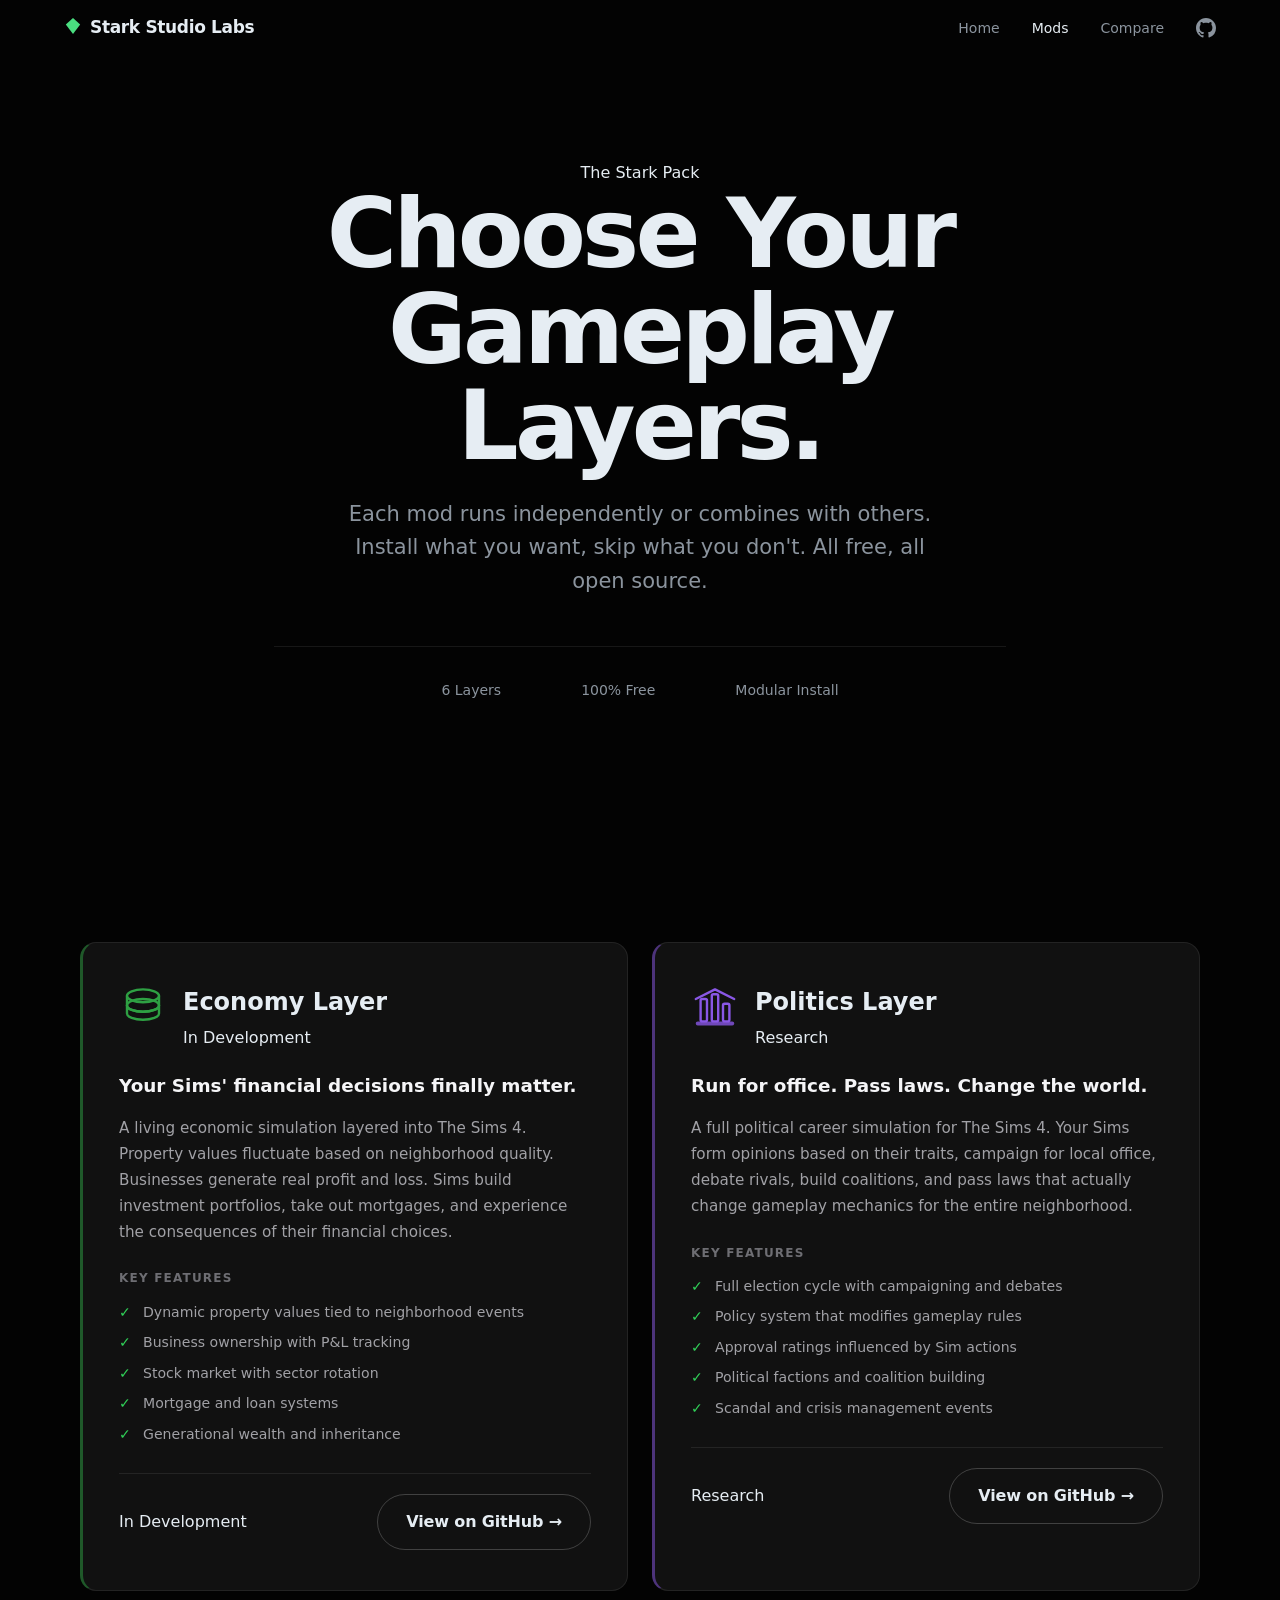
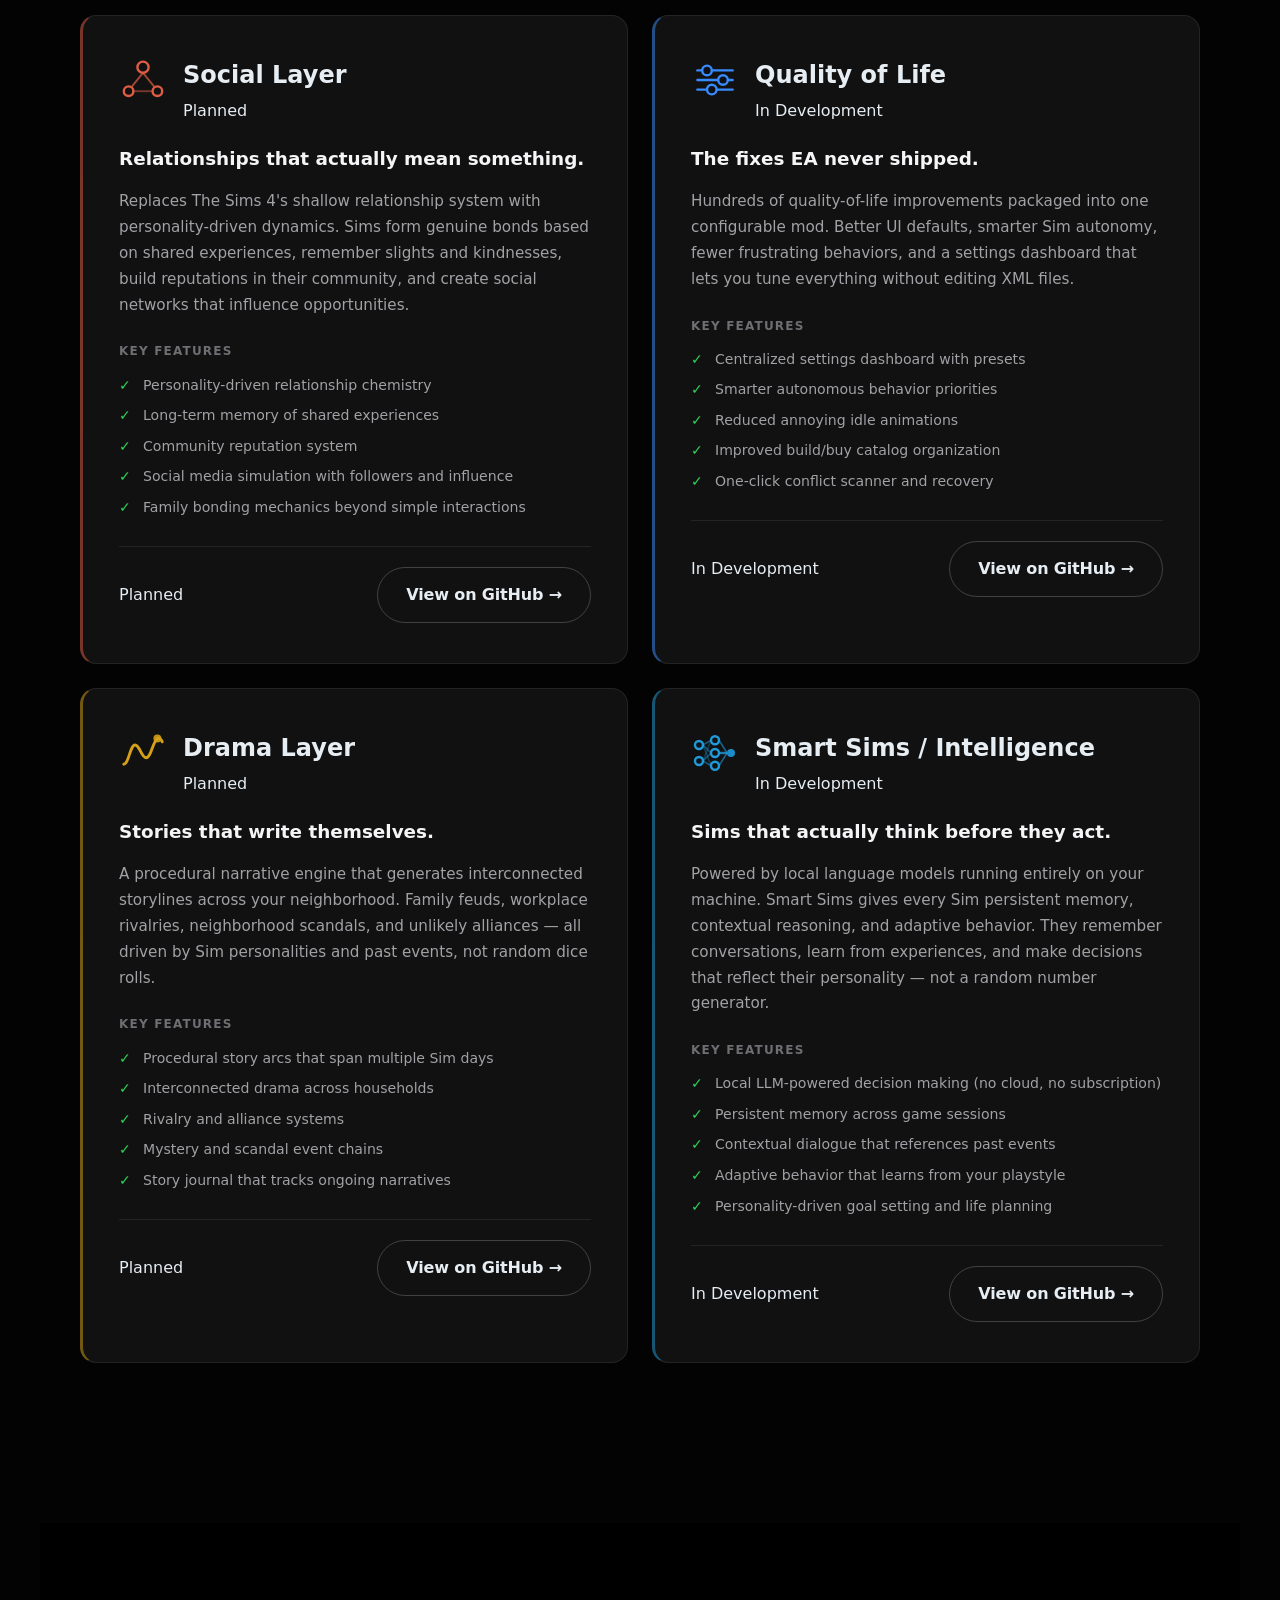
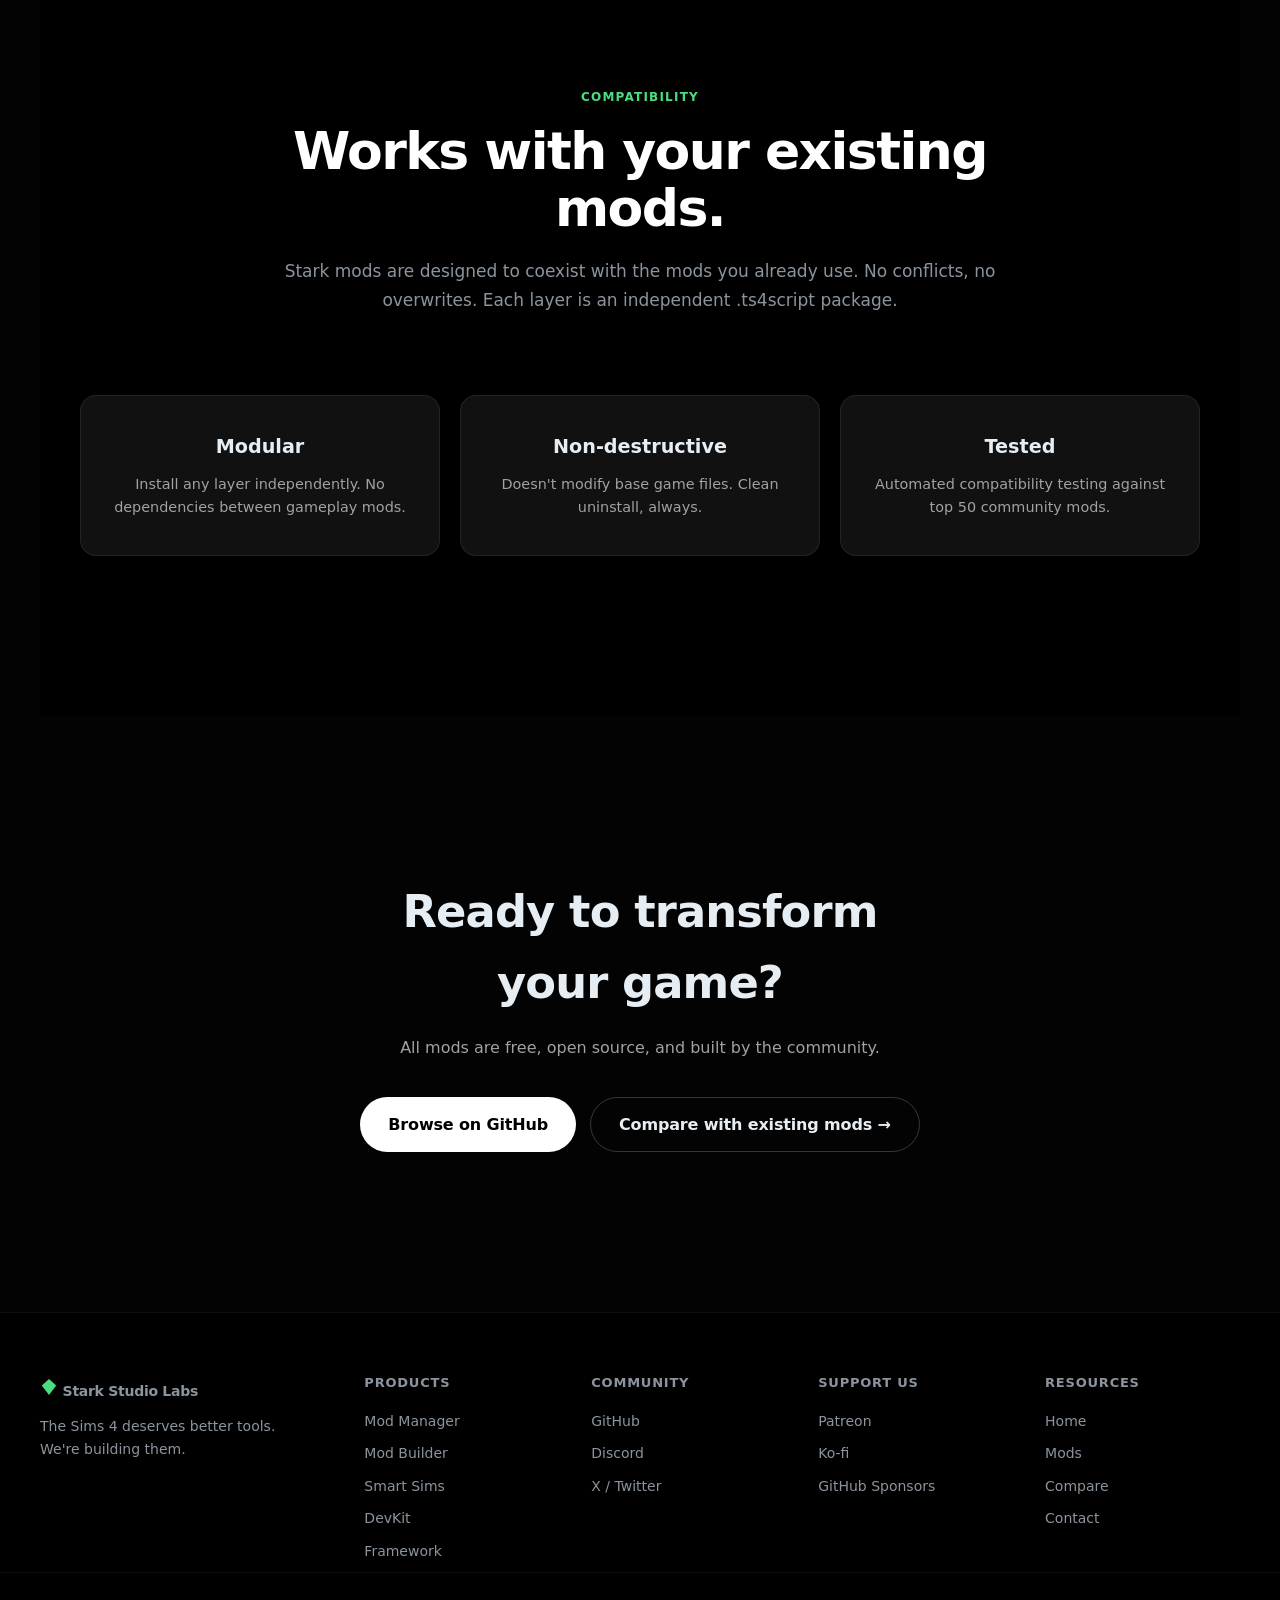
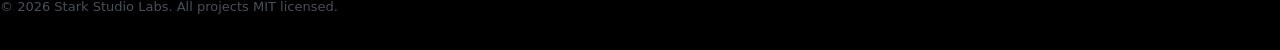
<file: mods.html>
<!DOCTYPE html>
<html lang="en">
<head>
  <meta charset="UTF-8">
  <meta name="viewport" content="width=device-width, initial-scale=1.0">
  <title>Mods — Stark Studio Labs</title>
  <meta name="description" content="Six modular gameplay layers for The Sims 4. Economy, politics, social dynamics, quality of life, drama, and AI-powered intelligence. All free, all open source.">
  <meta name="theme-color" content="#030303">
  <meta property="og:title" content="Mods — Stark Studio Labs">
  <meta property="og:description" content="Six modular gameplay layers for The Sims 4. Install what you want, skip what you don't.">
  <meta property="og:type" content="website">
  <meta property="og:url" content="https://stark-studio-labs.github.io/mods.html">
  <meta property="og:image" content="https://stark-studio-labs.github.io/assets/banner.png">
  <meta property="og:site_name" content="Stark Studio Labs">
  <meta name="twitter:card" content="summary_large_image">
  <meta name="twitter:title" content="Mods — Stark Studio Labs">
  <meta name="twitter:description" content="Six modular gameplay layers for The Sims 4. Install what you want, skip what you don't.">
  <meta name="twitter:image" content="https://stark-studio-labs.github.io/assets/banner.png">
  <link rel="stylesheet" href="styles.css">
  <link rel="icon" href="data:image/svg+xml,<svg xmlns='http://www.w3.org/2000/svg' viewBox='0 0 100 100'><polygon points='50,5 10,42 50,95 90,42' fill='%234ade80'/></svg>">
  <script src="script.js" defer></script>

  <!-- Google Analytics -->
  <script async src="https://www.googletagmanager.com/gtag/js?id=G-LF8E245M6W"></script>
  <script>
    window.dataLayer = window.dataLayer || [];
    function gtag(){dataLayer.push(arguments);}
    gtag('js', new Date());
    gtag('config', 'G-LF8E245M6W');
  </script>

  <style>
    /* Page hero (shorter than index hero) */
    .page-hero { padding: 160px 24px 80px; text-align: center; position: relative; }
    .page-hero .hero-content { max-width: 780px; margin: 0 auto; }
    .page-hero .hero-stats { justify-content: center; margin-top: 48px; padding-top: 32px; border-top: 1px solid rgba(255,255,255,0.08); display: flex; align-items: center; gap: 40px; }

    /* Mod cards */
    .mods-grid { display: grid; grid-template-columns: repeat(2, 1fr); gap: 24px; max-width: 1120px; margin: 0 auto; }
    .mod-card { background: #111111; border: 1px solid rgba(255,255,255,0.08); border-radius: 16px; padding: 40px 36px; transition: all 0.4s cubic-bezier(0.25,0.1,0.25,1); }
    .mod-card:hover { border-color: rgba(255,255,255,0.16); transform: translateY(-4px); box-shadow: 0 20px 60px rgba(0,0,0,0.5); }
    .mod-card-header { display: flex; align-items: flex-start; gap: 16px; margin-bottom: 20px; }
    .mod-icon { font-size: 3rem; line-height: 1; flex-shrink: 0; }
    .mod-icon svg { width: 48px; height: 48px; }
    .mod-meta { flex: 1; }
    .mod-name { font-size: 1.5rem; font-weight: 700; margin-bottom: 4px; }
    .mod-tagline { font-size: 1.15rem; font-weight: 600; color: #f5f5f7; margin-bottom: 16px; }
    .mod-description { font-size: 0.95rem; color: #a1a1a6; line-height: 1.7; margin-bottom: 24px; }
    .mod-features h4 { font-size: 0.75rem; text-transform: uppercase; letter-spacing: 0.1em; color: #6e6e73; margin-bottom: 12px; font-weight: 700; }
    .feature-list { list-style: none; padding: 0; display: flex; flex-direction: column; gap: 8px; }
    .feature-list li { font-size: 0.88rem; color: #a1a1a6; padding-left: 24px; position: relative; }
    .feature-list li::before { content: "\2713"; position: absolute; left: 0; color: #30d158; font-weight: 700; }
    .mod-footer { display: flex; align-items: center; justify-content: space-between; margin-top: 28px; padding-top: 20px; border-top: 1px solid rgba(255,255,255,0.08); }

    /* Compatibility cards */
    .compat-grid { display: grid; grid-template-columns: repeat(3, 1fr); gap: 20px; max-width: 1120px; margin: 0 auto; }
    .compat-card { background: #111111; border: 1px solid rgba(255,255,255,0.08); border-radius: 16px; padding: 36px 28px; text-align: center; transition: all 0.4s cubic-bezier(0.25,0.1,0.25,1); }
    .compat-card:hover { border-color: rgba(255,255,255,0.16); transform: translateY(-4px); }
    .compat-card h3 { font-size: 1.2rem; font-weight: 700; margin-bottom: 10px; }
    .compat-card p { font-size: 0.9rem; color: #a1a1a6; line-height: 1.6; }

    /* CTA section */
    .cta-content { text-align: center; max-width: 600px; margin: 0 auto; }
    .cta-content h2 { font-size: clamp(1.8rem, 4vw, 2.8rem); font-weight: 700; margin-bottom: 16px; letter-spacing: -0.02em; }
    .cta-content p { color: #a1a1a6; margin-bottom: 36px; }
    .cta-actions { display: flex; gap: 14px; justify-content: center; flex-wrap: wrap; }

    .mod-card[data-layer="economy"] { border-left: 3px solid rgba(46,160,67,0.5); }
    .mod-card[data-layer="politics"] { border-left: 3px solid rgba(137,87,229,0.5); }
    .mod-card[data-layer="social"] { border-left: 3px solid rgba(224,93,68,0.5); }
    .mod-card[data-layer="qol"] { border-left: 3px solid rgba(56,139,253,0.5); }
    .mod-card[data-layer="drama"] { border-left: 3px solid rgba(212,160,23,0.5); }
    .mod-card[data-layer="smart"] { border-left: 3px solid rgba(31,154,218,0.5); }

    /* Responsive */
    @media (max-width: 768px) {
      .mods-grid { grid-template-columns: 1fr; }
      .compat-grid { grid-template-columns: 1fr; }
      .page-hero { padding: 120px 24px 60px; }
      .page-hero .hero-stats { flex-direction: column; gap: 16px; }
    }
  </style>
</head>
<body>

  <!-- NAV -->
  <nav class="nav" id="nav">
    <div class="nav-inner">
      <a href="index.html" class="nav-logo">
        <span class="nav-icon"><svg width="18" height="18" viewBox="0 0 100 100"><polygon points="50,5 10,42 50,95 90,42" fill="#4ade80"/></svg></span>
        <span class="nav-wordmark">Stark Studio Labs</span>
      </a>
      <div class="nav-links" id="navLinks">
        <a href="index.html">Home</a>
        <a href="mods.html" class="active">Mods</a>
        <a href="compare.html">Compare</a>
        <a href="https://github.com/stark-studio-labs" class="nav-gh" target="_blank" rel="noopener">
          <svg width="20" height="20" viewBox="0 0 16 16" fill="currentColor"><path d="M8 0C3.58 0 0 3.58 0 8c0 3.54 2.29 6.53 5.47 7.59.4.07.55-.17.55-.38 0-.19-.01-.82-.01-1.49-2.01.37-2.53-.49-2.69-.94-.09-.23-.48-.94-.82-1.13-.28-.15-.68-.52-.01-.53.63-.01 1.08.58 1.23.82.72 1.21 1.87.87 2.33.66.07-.52.28-.87.51-1.07-1.78-.2-3.64-.89-3.64-3.95 0-.87.31-1.59.82-2.15-.08-.2-.36-1.02.08-2.12 0 0 .67-.21 2.2.82.64-.18 1.32-.27 2-.27.68 0 1.36.09 2 .27 1.53-1.04 2.2-.82 2.2-.82.44 1.1.16 1.92.08 2.12.51.56.82 1.27.82 2.15 0 3.07-1.87 3.75-3.65 3.95.29.25.54.73.54 1.48 0 1.07-.01 1.93-.01 2.2 0 .21.15.46.55.38A8.013 8.013 0 0016 8c0-4.42-3.58-8-8-8z"/></svg>
        </a>
      </div>
      <button class="nav-mobile-toggle" id="nav-toggle" aria-label="Menu">
        <span></span><span></span><span></span>
      </button>
    </div>
  </nav>

  <!-- PAGE HERO -->
  <section class="page-hero">
    <div class="hero-content">
      <div class="hero-badge">The Stark Pack</div>
      <h1 class="hero-title">
        <span class="hero-line-muted">Choose Your</span>
        <span class="hero-line-accent">Gameplay Layers.</span>
      </h1>
      <p class="hero-sub">Each mod runs independently or combines with others. Install what you want, skip what you don't. All free, all open source.</p>
      <div class="hero-stats">
        <div class="stat">
          <span class="stat-value">6</span>
          <span class="stat-label">Layers</span>
        </div>
        <div class="stat-divider"></div>
        <div class="stat">
          <span class="stat-value">100%</span>
          <span class="stat-label">Free</span>
        </div>
        <div class="stat-divider"></div>
        <div class="stat">
          <span class="stat-value">Modular</span>
          <span class="stat-label">Install</span>
        </div>
      </div>
    </div>
  </section>

  <!-- MOD CARDS -->
  <section class="section" id="mods-grid">
    <div class="mods-grid">

      <!-- Economy Layer -->
      <div class="mod-card reveal" data-layer="economy">
        <div class="mod-card-header">
          <div class="mod-icon"><svg width="48" height="48" viewBox="0 0 30 30" fill="none"><ellipse cx="15" cy="8" rx="10" ry="4" fill="none" stroke="#2ea043" stroke-width="1.5"/><path d="M5 8 v6 c0 2.2 4.5 4 10 4 s10-1.8 10-4 V8" fill="none" stroke="#2ea043" stroke-width="1.5"/><ellipse cx="15" cy="14" rx="10" ry="4" fill="none" stroke="#2ea043" stroke-width="1.5"/><path d="M5 14 v5 c0 2.2 4.5 4 10 4 s10-1.8 10-4 v-5" fill="none" stroke="#2ea043" stroke-width="1.5"/></svg></div>
          <div class="mod-meta">
            <h2 class="mod-name">Economy Layer</h2>
            <span class="layer-status status-dev">In Development</span>
          </div>
        </div>
        <p class="mod-tagline">Your Sims' financial decisions finally matter.</p>
        <p class="mod-description">A living economic simulation layered into The Sims 4. Property values fluctuate based on neighborhood quality. Businesses generate real profit and loss. Sims build investment portfolios, take out mortgages, and experience the consequences of their financial choices.</p>
        <div class="mod-features">
          <h4>Key Features</h4>
          <ul class="feature-list">
            <li>Dynamic property values tied to neighborhood events</li>
            <li>Business ownership with P&amp;L tracking</li>
            <li>Stock market with sector rotation</li>
            <li>Mortgage and loan systems</li>
            <li>Generational wealth and inheritance</li>
          </ul>
        </div>
        <div class="mod-footer">
          <span class="layer-status status-dev">In Development</span>
          <a href="https://github.com/stark-studio-labs/sims4-economy-sim" class="btn btn-ghost" target="_blank" rel="noopener">View on GitHub &rarr;</a>
        </div>
      </div>

      <!-- Politics Layer -->
      <div class="mod-card reveal" data-layer="politics">
        <div class="mod-card-header">
          <div class="mod-icon"><svg width="48" height="48" viewBox="0 0 30 30" fill="none"><rect x="3" y="24" width="24" height="2.5" rx="1.2" fill="#8957e5" opacity="0.8"/><rect x="6" y="10" width="4" height="14" rx="1" fill="none" stroke="#8957e5" stroke-width="1.5"/><rect x="13" y="7" width="4" height="17" rx="1" fill="none" stroke="#8957e5" stroke-width="1.5"/><rect x="20" y="13" width="4" height="11" rx="1" fill="none" stroke="#8957e5" stroke-width="1.5"/><path d="M3 10 L15 4 L27 10" stroke="#8957e5" stroke-width="1.5" stroke-linecap="round" stroke-linejoin="round" fill="none"/></svg></div>
          <div class="mod-meta">
            <h2 class="mod-name">Politics Layer</h2>
            <span class="layer-status status-research">Research</span>
          </div>
        </div>
        <p class="mod-tagline">Run for office. Pass laws. Change the world.</p>
        <p class="mod-description">A full political career simulation for The Sims 4. Your Sims form opinions based on their traits, campaign for local office, debate rivals, build coalitions, and pass laws that actually change gameplay mechanics for the entire neighborhood.</p>
        <div class="mod-features">
          <h4>Key Features</h4>
          <ul class="feature-list">
            <li>Full election cycle with campaigning and debates</li>
            <li>Policy system that modifies gameplay rules</li>
            <li>Approval ratings influenced by Sim actions</li>
            <li>Political factions and coalition building</li>
            <li>Scandal and crisis management events</li>
          </ul>
        </div>
        <div class="mod-footer">
          <span class="layer-status status-research">Research</span>
          <a href="https://github.com/stark-studio-labs/sims4-stark-pack" class="btn btn-ghost" target="_blank" rel="noopener">View on GitHub &rarr;</a>
        </div>
      </div>

      <!-- Social Layer -->
      <div class="mod-card reveal" data-layer="social">
        <div class="mod-card-header">
          <div class="mod-icon"><svg width="48" height="48" viewBox="0 0 30 30" fill="none"><circle cx="15" cy="7" r="3.5" stroke="#e05d44" stroke-width="1.5"/><circle cx="6" cy="22" r="3" stroke="#e05d44" stroke-width="1.5"/><circle cx="24" cy="22" r="3" stroke="#e05d44" stroke-width="1.5"/><line x1="15" y1="10.5" x2="8" y2="19.2" stroke="#e05d44" stroke-width="1.2" stroke-opacity="0.7"/><line x1="15" y1="10.5" x2="22" y2="19.2" stroke="#e05d44" stroke-width="1.2" stroke-opacity="0.7"/><line x1="9" y1="22" x2="21" y2="22" stroke="#e05d44" stroke-width="1.2" stroke-opacity="0.5"/></svg></div>
          <div class="mod-meta">
            <h2 class="mod-name">Social Layer</h2>
            <span class="layer-status status-planned">Planned</span>
          </div>
        </div>
        <p class="mod-tagline">Relationships that actually mean something.</p>
        <p class="mod-description">Replaces The Sims 4's shallow relationship system with personality-driven dynamics. Sims form genuine bonds based on shared experiences, remember slights and kindnesses, build reputations in their community, and create social networks that influence opportunities.</p>
        <div class="mod-features">
          <h4>Key Features</h4>
          <ul class="feature-list">
            <li>Personality-driven relationship chemistry</li>
            <li>Long-term memory of shared experiences</li>
            <li>Community reputation system</li>
            <li>Social media simulation with followers and influence</li>
            <li>Family bonding mechanics beyond simple interactions</li>
          </ul>
        </div>
        <div class="mod-footer">
          <span class="layer-status status-planned">Planned</span>
          <a href="https://github.com/stark-studio-labs/sims4-stark-pack" class="btn btn-ghost" target="_blank" rel="noopener">View on GitHub &rarr;</a>
        </div>
      </div>

      <!-- Quality of Life -->
      <div class="mod-card reveal" data-layer="qol">
        <div class="mod-card-header">
          <div class="mod-icon"><svg width="48" height="48" viewBox="0 0 30 30" fill="none"><line x1="4" y1="9" x2="26" y2="9" stroke="#388bfd" stroke-width="1.5" stroke-linecap="round"/><line x1="4" y1="15" x2="26" y2="15" stroke="#388bfd" stroke-width="1.5" stroke-linecap="round"/><line x1="4" y1="21" x2="26" y2="21" stroke="#388bfd" stroke-width="1.5" stroke-linecap="round"/><circle cx="10" cy="9" r="3" fill="#0d1117" stroke="#388bfd" stroke-width="1.5"/><circle cx="20" cy="15" r="3" fill="#0d1117" stroke="#388bfd" stroke-width="1.5"/><circle cx="13" cy="21" r="3" fill="#0d1117" stroke="#388bfd" stroke-width="1.5"/></svg></div>
          <div class="mod-meta">
            <h2 class="mod-name">Quality of Life</h2>
            <span class="layer-status status-dev">In Development</span>
          </div>
        </div>
        <p class="mod-tagline">The fixes EA never shipped.</p>
        <p class="mod-description">Hundreds of quality-of-life improvements packaged into one configurable mod. Better UI defaults, smarter Sim autonomy, fewer frustrating behaviors, and a settings dashboard that lets you tune everything without editing XML files.</p>
        <div class="mod-features">
          <h4>Key Features</h4>
          <ul class="feature-list">
            <li>Centralized settings dashboard with presets</li>
            <li>Smarter autonomous behavior priorities</li>
            <li>Reduced annoying idle animations</li>
            <li>Improved build/buy catalog organization</li>
            <li>One-click conflict scanner and recovery</li>
          </ul>
        </div>
        <div class="mod-footer">
          <span class="layer-status status-dev">In Development</span>
          <a href="https://github.com/stark-studio-labs/sims4-stark-pack" class="btn btn-ghost" target="_blank" rel="noopener">View on GitHub &rarr;</a>
        </div>
      </div>

      <!-- Drama Layer -->
      <div class="mod-card reveal" data-layer="drama">
        <div class="mod-card-header">
          <div class="mod-icon"><svg width="48" height="48" viewBox="0 0 30 30" fill="none"><path d="M3 22 C6 22 7 10 10 10 C13 10 14 18 17 18 C20 18 21 8 24 6 C26 5 27 8 27 8" stroke="#d4a017" stroke-width="1.8" stroke-linecap="round" fill="none"/><circle cx="24" cy="6" r="2.5" fill="#d4a017" opacity="0.9"/></svg></div>
          <div class="mod-meta">
            <h2 class="mod-name">Drama Layer</h2>
            <span class="layer-status status-planned">Planned</span>
          </div>
        </div>
        <p class="mod-tagline">Stories that write themselves.</p>
        <p class="mod-description">A procedural narrative engine that generates interconnected storylines across your neighborhood. Family feuds, workplace rivalries, neighborhood scandals, and unlikely alliances &mdash; all driven by Sim personalities and past events, not random dice rolls.</p>
        <div class="mod-features">
          <h4>Key Features</h4>
          <ul class="feature-list">
            <li>Procedural story arcs that span multiple Sim days</li>
            <li>Interconnected drama across households</li>
            <li>Rivalry and alliance systems</li>
            <li>Mystery and scandal event chains</li>
            <li>Story journal that tracks ongoing narratives</li>
          </ul>
        </div>
        <div class="mod-footer">
          <span class="layer-status status-planned">Planned</span>
          <a href="https://github.com/stark-studio-labs/sims4-stark-pack" class="btn btn-ghost" target="_blank" rel="noopener">View on GitHub &rarr;</a>
        </div>
      </div>

      <!-- Smart Sims / Intelligence -->
      <div class="mod-card reveal" data-layer="smart">
        <div class="mod-card-header">
          <div class="mod-icon"><svg width="48" height="48" viewBox="0 0 30 30" fill="none"><circle cx="5" cy="10" r="2.5" stroke="#1f9ada" stroke-width="1.5" fill="none"/><circle cx="5" cy="20" r="2.5" stroke="#1f9ada" stroke-width="1.5" fill="none"/><circle cx="15" cy="7" r="2.5" stroke="#1f9ada" stroke-width="1.5" fill="none"/><circle cx="15" cy="15" r="2.5" stroke="#1f9ada" stroke-width="1.5" fill="none"/><circle cx="15" cy="23" r="2.5" stroke="#1f9ada" stroke-width="1.5" fill="none"/><circle cx="25" cy="15" r="2.5" fill="#1f9ada" opacity="0.9"/><line x1="7.5" y1="10" x2="12.5" y2="7" stroke="#1f9ada" stroke-width="1" stroke-opacity="0.5"/><line x1="7.5" y1="10" x2="12.5" y2="15" stroke="#1f9ada" stroke-width="1" stroke-opacity="0.5"/><line x1="7.5" y1="10" x2="12.5" y2="23" stroke="#1f9ada" stroke-width="1" stroke-opacity="0.3"/><line x1="7.5" y1="20" x2="12.5" y2="7" stroke="#1f9ada" stroke-width="1" stroke-opacity="0.3"/><line x1="7.5" y1="20" x2="12.5" y2="15" stroke="#1f9ada" stroke-width="1" stroke-opacity="0.5"/><line x1="7.5" y1="20" x2="12.5" y2="23" stroke="#1f9ada" stroke-width="1" stroke-opacity="0.5"/><line x1="17.5" y1="7" x2="22.5" y2="15" stroke="#1f9ada" stroke-width="1" stroke-opacity="0.6"/><line x1="17.5" y1="15" x2="22.5" y2="15" stroke="#1f9ada" stroke-width="1.5" stroke-opacity="0.8"/><line x1="17.5" y1="23" x2="22.5" y2="15" stroke="#1f9ada" stroke-width="1" stroke-opacity="0.6"/></svg></div>
          <div class="mod-meta">
            <h2 class="mod-name">Smart Sims / Intelligence</h2>
            <span class="layer-status status-dev">In Development</span>
          </div>
        </div>
        <p class="mod-tagline">Sims that actually think before they act.</p>
        <p class="mod-description">Powered by local language models running entirely on your machine. Smart Sims gives every Sim persistent memory, contextual reasoning, and adaptive behavior. They remember conversations, learn from experiences, and make decisions that reflect their personality &mdash; not a random number generator.</p>
        <div class="mod-features">
          <h4>Key Features</h4>
          <ul class="feature-list">
            <li>Local LLM-powered decision making (no cloud, no subscription)</li>
            <li>Persistent memory across game sessions</li>
            <li>Contextual dialogue that references past events</li>
            <li>Adaptive behavior that learns from your playstyle</li>
            <li>Personality-driven goal setting and life planning</li>
          </ul>
        </div>
        <div class="mod-footer">
          <span class="layer-status status-dev">In Development</span>
          <a href="https://github.com/stark-studio-labs/sims4-smart-sims" class="btn btn-ghost" target="_blank" rel="noopener">View on GitHub &rarr;</a>
        </div>
      </div>

    </div>
  </section>

  <!-- COMPATIBILITY -->
  <section class="section section-dark" id="compatibility">
    <div class="section-header reveal">
      <span class="section-tag">Compatibility</span>
      <h2 class="section-title">Works with your existing mods.</h2>
      <p class="section-sub">Stark mods are designed to coexist with the mods you already use. No conflicts, no overwrites. Each layer is an independent .ts4script package.</p>
    </div>
    <div class="compat-grid">
      <div class="compat-card reveal">
        <h3>Modular</h3>
        <p>Install any layer independently. No dependencies between gameplay mods.</p>
      </div>
      <div class="compat-card reveal">
        <h3>Non-destructive</h3>
        <p>Doesn't modify base game files. Clean uninstall, always.</p>
      </div>
      <div class="compat-card reveal">
        <h3>Tested</h3>
        <p>Automated compatibility testing against top 50 community mods.</p>
      </div>
    </div>
  </section>

  <!-- CTA -->
  <section class="section" id="cta">
    <div class="cta-content">
      <h2>Ready to transform your game?</h2>
      <p>All mods are free, open source, and built by the community.</p>
      <div class="cta-actions">
        <a href="https://github.com/stark-studio-labs" class="btn btn-primary" target="_blank" rel="noopener">Browse on GitHub</a>
        <a href="compare.html" class="btn btn-ghost">Compare with existing mods &rarr;</a>
      </div>
    </div>
  </section>

  <!-- FOOTER -->
  <footer class="footer">
    <div class="footer-grid">
      <div class="footer-col footer-brand">
        <a href="index.html" class="footer-logo">
          <span class="nav-icon"><svg width="18" height="18" viewBox="0 0 100 100"><polygon points="50,5 10,42 50,95 90,42" fill="#4ade80"/></svg></span>
          <span>Stark Studio Labs</span>
        </a>
        <p class="footer-tagline">The Sims 4 deserves better tools. We're building them.</p>
      </div>
      <div class="footer-col">
        <h4>Products</h4>
        <a href="https://github.com/stark-studio-labs/sims4-mod-manager" target="_blank" rel="noopener">Mod Manager</a>
        <a href="https://github.com/stark-studio-labs/sims4-mod-builder" target="_blank" rel="noopener">Mod Builder</a>
        <a href="https://github.com/stark-studio-labs/sims4-smart-sims" target="_blank" rel="noopener">Smart Sims</a>
        <a href="https://github.com/stark-studio-labs/sims4-stark-devkit" target="_blank" rel="noopener">DevKit</a>
        <a href="https://github.com/stark-studio-labs/sims4-stark-framework" target="_blank" rel="noopener">Framework</a>
      </div>
      <div class="footer-col">
        <h4>Community</h4>
        <a href="https://github.com/stark-studio-labs" target="_blank" rel="noopener">GitHub</a>
        <a href="https://discord.gg/starkstudiolabs" target="_blank" rel="noopener">Discord</a>
        <a href="https://x.com/starkstudiolabs" target="_blank" rel="noopener">X / Twitter</a>
      </div>
      <div class="footer-col">
        <h4>Support Us</h4>
        <a href="https://patreon.com/c/Shadowstarrk" target="_blank" rel="noopener">Patreon</a>
        <a href="https://ko-fi.com/starkstudiolabs" target="_blank" rel="noopener">Ko-fi</a>
        <a href="https://github.com/sponsors/stark-studio-labs" target="_blank" rel="noopener">GitHub Sponsors</a>
      </div>
      <div class="footer-col">
        <h4>Resources</h4>
        <a href="index.html">Home</a>
        <a href="mods.html">Mods</a>
        <a href="compare.html">Compare</a>
        <a href="mailto:studio@starklabs.dev">Contact</a>
      </div>
    </div>
    <div class="footer-bottom">
      <p>&copy; 2026 Stark Studio Labs. All projects MIT licensed.</p>
    </div>
  </footer>

<script src="events.js"></script>
</body>
</html>
</file>
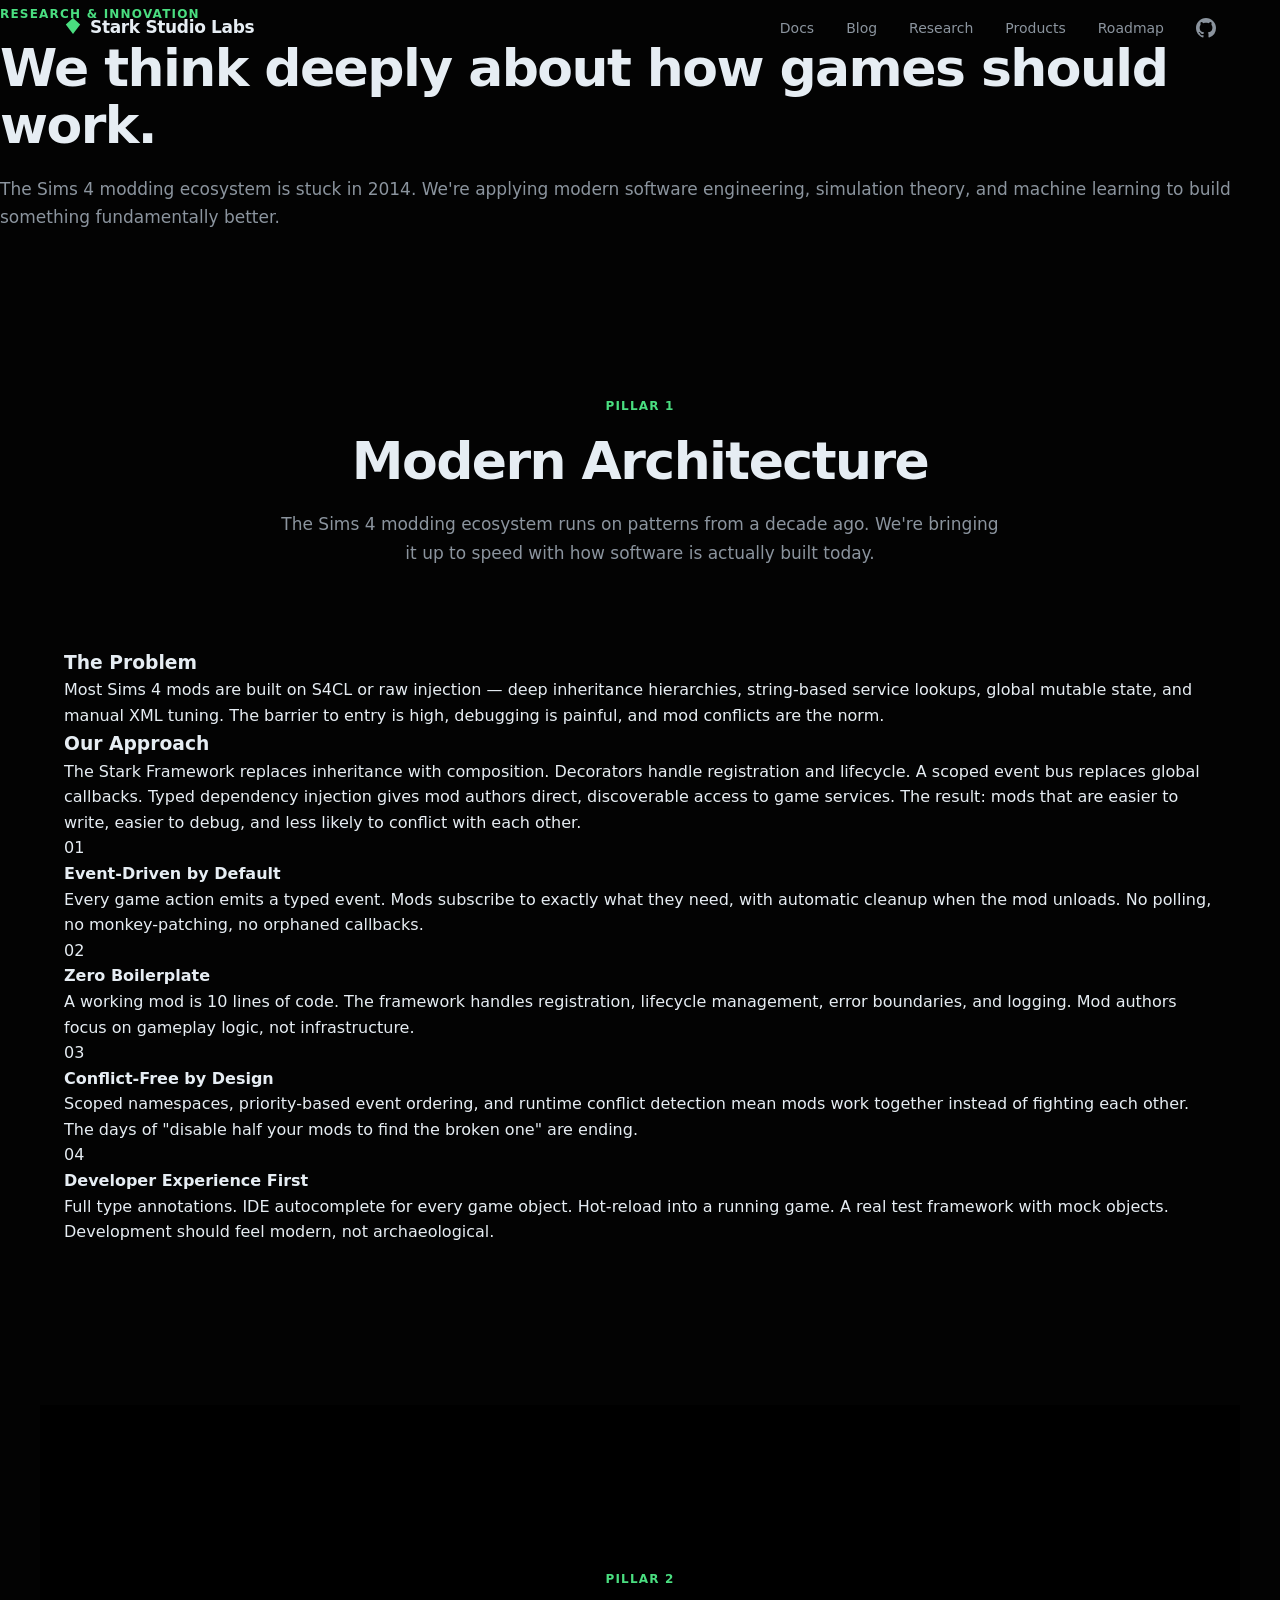
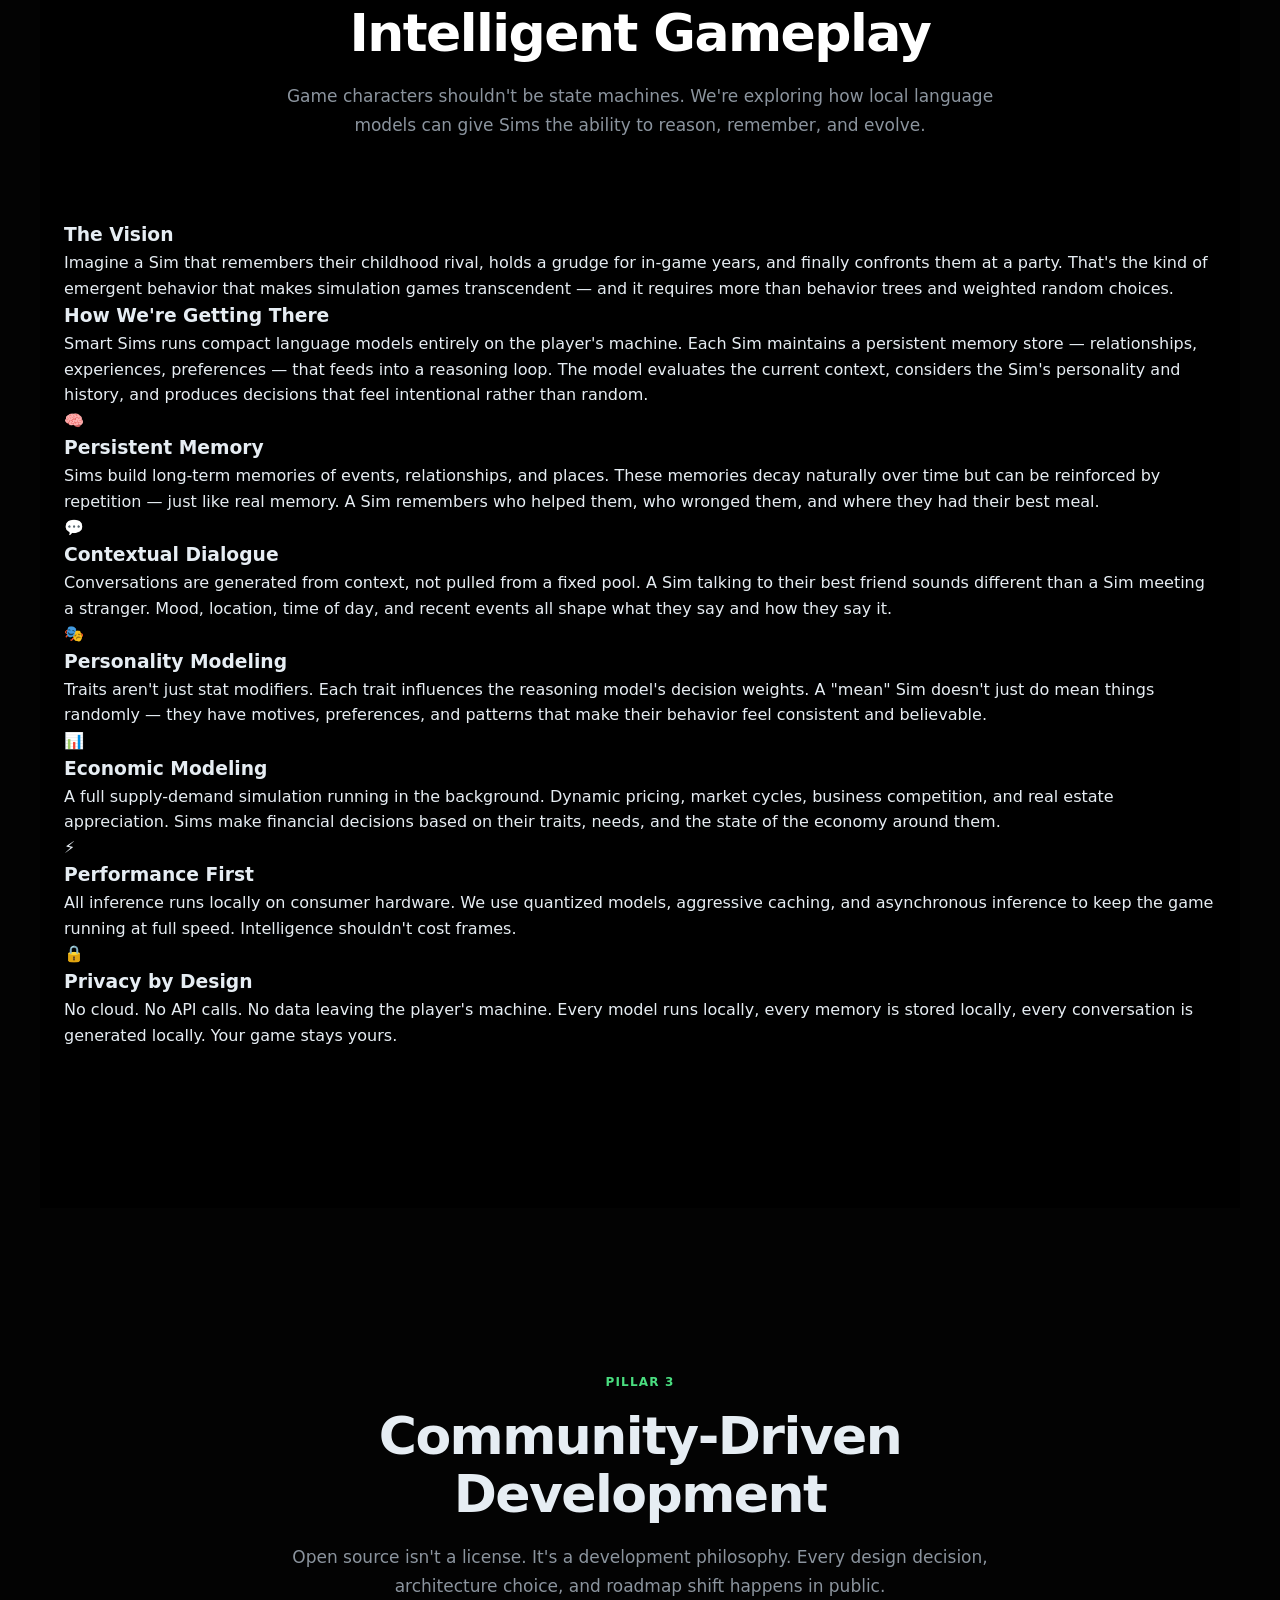
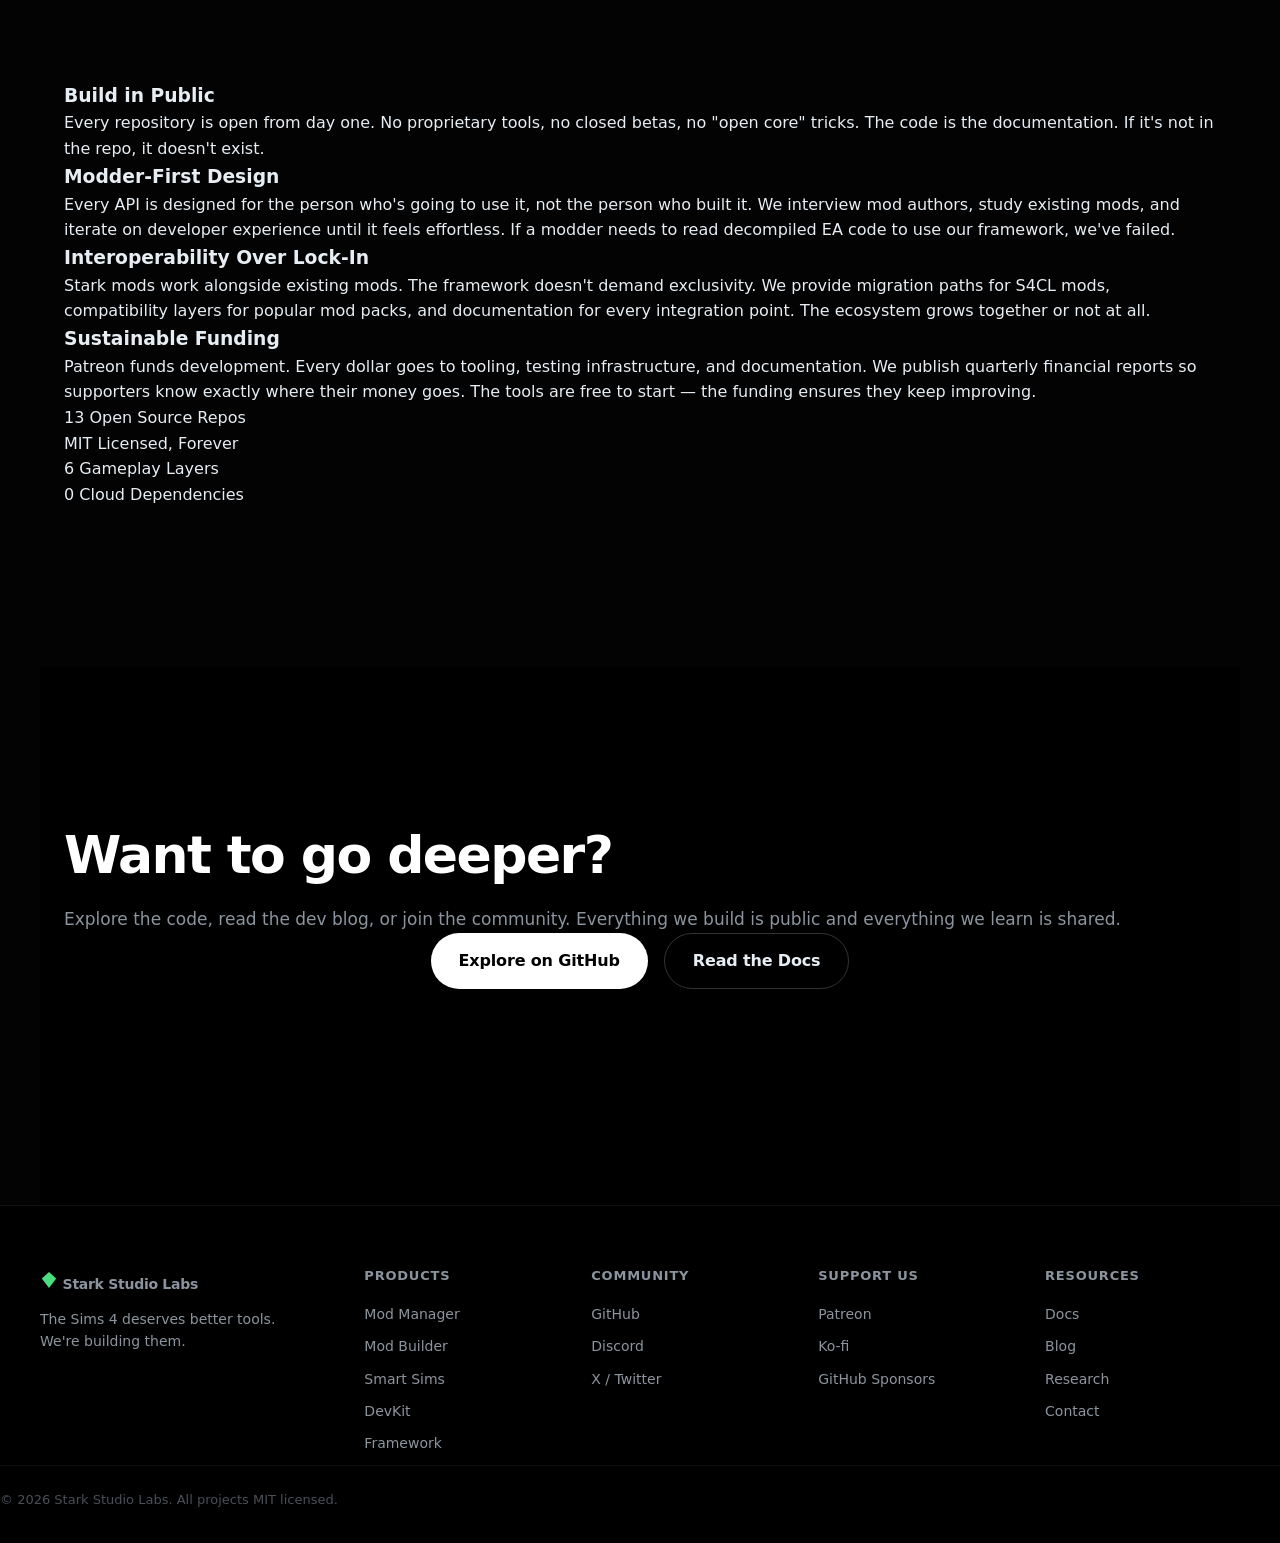
<file: research.html>
<!DOCTYPE html>
<html lang="en">
<head>
  <meta charset="UTF-8">
  <meta name="viewport" content="width=device-width, initial-scale=1.0">
  <title>Research &amp; Innovation — Stark Studio Labs</title>
  <meta name="description" content="Our approach to modern game modding architecture, intelligent gameplay systems, and community-driven open source development.">
  <meta name="theme-color" content="#030303">
  <meta property="og:title" content="Research &amp; Innovation — Stark Studio Labs">
  <meta property="og:description" content="Modern architecture, intelligent gameplay, and community-driven development for The Sims 4.">
  <meta property="og:type" content="website">
  <meta property="og:url" content="https://stark-studio-labs.github.io/research.html">
  <meta property="og:image" content="https://stark-studio-labs.github.io/assets/banner.png">
  <meta property="og:site_name" content="Stark Studio Labs">
  <meta name="twitter:card" content="summary_large_image">
  <meta name="twitter:title" content="Research &amp; Innovation — Stark Studio Labs">
  <meta name="twitter:description" content="Our approach to modern game modding architecture and intelligent gameplay systems.">
  <meta name="twitter:image" content="https://stark-studio-labs.github.io/assets/banner.png">
  <link rel="stylesheet" href="styles.css">
  <link rel="icon" href="data:image/svg+xml,<svg xmlns='http://www.w3.org/2000/svg' viewBox='0 0 100 100'><polygon points='50,5 10,42 50,95 90,42' fill='%234ade80'/></svg>">
  <script src="script.js" defer></script>

  <!-- Google Analytics -->
  <script async src="https://www.googletagmanager.com/gtag/js?id=G-LF8E245M6W"></script>
  <script>
    window.dataLayer = window.dataLayer || [];
    function gtag(){dataLayer.push(arguments);}
    gtag('js', new Date());
    gtag('config', 'G-LF8E245M6W');
  </script>
</head>
<body>

  <!-- NAV -->
  <nav class="nav nav-scrolled-always" id="nav">
    <div class="nav-inner">
      <a href="index.html" class="nav-logo">
        <span class="nav-icon"><svg width="18" height="18" viewBox="0 0 100 100"><polygon points="50,5 10,42 50,95 90,42" fill="#4ade80"/></svg></span>
        <span class="nav-wordmark">Stark Studio Labs</span>
      </a>
      <div class="nav-links" id="navLinks">
        <a href="docs.html">Docs</a>
        <a href="blog.html">Blog</a>
        <a href="research.html" class="nav-active">Research</a>
        <a href="index.html#products">Products</a>
        <a href="index.html#roadmap">Roadmap</a>
        <a href="https://github.com/stark-studio-labs" class="nav-gh" target="_blank" rel="noopener">
          <svg width="20" height="20" viewBox="0 0 16 16" fill="currentColor"><path d="M8 0C3.58 0 0 3.58 0 8c0 3.54 2.29 6.53 5.47 7.59.4.07.55-.17.55-.38 0-.19-.01-.82-.01-1.49-2.01.37-2.53-.49-2.69-.94-.09-.23-.48-.94-.82-1.13-.28-.15-.68-.52-.01-.53.63-.01 1.08.58 1.23.82.72 1.21 1.87.87 2.33.66.07-.52.28-.87.51-1.07-1.78-.2-3.64-.89-3.64-3.95 0-.87.31-1.59.82-2.15-.08-.2-.36-1.02.08-2.12 0 0 .67-.21 2.2.82.64-.18 1.32-.27 2-.27.68 0 1.36.09 2 .27 1.53-1.04 2.2-.82 2.2-.82.44 1.1.16 1.92.08 2.12.51.56.82 1.27.82 2.15 0 3.07-1.87 3.75-3.65 3.95.29.25.54.73.54 1.48 0 1.07-.01 1.93-.01 2.2 0 .21.15.46.55.38A8.013 8.013 0 0016 8c0-4.42-3.58-8-8-8z"/></svg>
        </a>
      </div>
      <button class="nav-mobile-toggle" id="nav-toggle" aria-label="Menu">
        <span></span><span></span><span></span>
      </button>
    </div>
  </nav>

  <!-- RESEARCH HERO -->
  <section class="research-hero">
    <div class="research-hero-bg"></div>
    <div class="research-hero-content">
      <span class="section-tag">Research &amp; Innovation</span>
      <h1 class="section-title">We think deeply about how games should work.</h1>
      <p class="section-sub">The Sims 4 modding ecosystem is stuck in 2014. We're applying modern software engineering, simulation theory, and machine learning to build something fundamentally better.</p>
    </div>
  </section>

  <!-- MODERN ARCHITECTURE -->
  <section class="section" id="architecture">
    <div class="section-header reveal">
      <span class="section-tag">Pillar 1</span>
      <h2 class="section-title">Modern Architecture</h2>
      <p class="section-sub">The Sims 4 modding ecosystem runs on patterns from a decade ago. We're bringing it up to speed with how software is actually built today.</p>
    </div>

    <div class="research-columns">
      <div class="research-insight reveal">
        <div class="research-insight-header">
          <h3>The Problem</h3>
        </div>
        <p>Most Sims 4 mods are built on S4CL or raw injection — deep inheritance hierarchies, string-based service lookups, global mutable state, and manual XML tuning. The barrier to entry is high, debugging is painful, and mod conflicts are the norm.</p>
      </div>
      <div class="research-insight reveal">
        <div class="research-insight-header">
          <h3>Our Approach</h3>
        </div>
        <p>The Stark Framework replaces inheritance with composition. Decorators handle registration and lifecycle. A scoped event bus replaces global callbacks. Typed dependency injection gives mod authors direct, discoverable access to game services. The result: mods that are easier to write, easier to debug, and less likely to conflict with each other.</p>
      </div>
    </div>

    <div class="research-principles">
      <div class="research-principle reveal">
        <div class="research-principle-num">01</div>
        <h4>Event-Driven by Default</h4>
        <p>Every game action emits a typed event. Mods subscribe to exactly what they need, with automatic cleanup when the mod unloads. No polling, no monkey-patching, no orphaned callbacks.</p>
      </div>
      <div class="research-principle reveal">
        <div class="research-principle-num">02</div>
        <h4>Zero Boilerplate</h4>
        <p>A working mod is 10 lines of code. The framework handles registration, lifecycle management, error boundaries, and logging. Mod authors focus on gameplay logic, not infrastructure.</p>
      </div>
      <div class="research-principle reveal">
        <div class="research-principle-num">03</div>
        <h4>Conflict-Free by Design</h4>
        <p>Scoped namespaces, priority-based event ordering, and runtime conflict detection mean mods work together instead of fighting each other. The days of "disable half your mods to find the broken one" are ending.</p>
      </div>
      <div class="research-principle reveal">
        <div class="research-principle-num">04</div>
        <h4>Developer Experience First</h4>
        <p>Full type annotations. IDE autocomplete for every game object. Hot-reload into a running game. A real test framework with mock objects. Development should feel modern, not archaeological.</p>
      </div>
    </div>
  </section>

  <!-- AI-POWERED GAMEPLAY -->
  <section class="section section-dark" id="ai-gameplay">
    <div class="section-header reveal">
      <span class="section-tag">Pillar 2</span>
      <h2 class="section-title">Intelligent Gameplay</h2>
      <p class="section-sub">Game characters shouldn't be state machines. We're exploring how local language models can give Sims the ability to reason, remember, and evolve.</p>
    </div>

    <div class="research-columns">
      <div class="research-insight reveal">
        <div class="research-insight-header">
          <h3>The Vision</h3>
        </div>
        <p>Imagine a Sim that remembers their childhood rival, holds a grudge for in-game years, and finally confronts them at a party. That's the kind of emergent behavior that makes simulation games transcendent — and it requires more than behavior trees and weighted random choices.</p>
      </div>
      <div class="research-insight reveal">
        <div class="research-insight-header">
          <h3>How We're Getting There</h3>
        </div>
        <p>Smart Sims runs compact language models entirely on the player's machine. Each Sim maintains a persistent memory store — relationships, experiences, preferences — that feeds into a reasoning loop. The model evaluates the current context, considers the Sim's personality and history, and produces decisions that feel intentional rather than random.</p>
      </div>
    </div>

    <div class="research-areas">
      <div class="research-area-card reveal">
        <div class="research-area-icon">&#x1F9E0;</div>
        <h3>Persistent Memory</h3>
        <p>Sims build long-term memories of events, relationships, and places. These memories decay naturally over time but can be reinforced by repetition — just like real memory. A Sim remembers who helped them, who wronged them, and where they had their best meal.</p>
      </div>
      <div class="research-area-card reveal">
        <div class="research-area-icon">&#x1F4AC;</div>
        <h3>Contextual Dialogue</h3>
        <p>Conversations are generated from context, not pulled from a fixed pool. A Sim talking to their best friend sounds different than a Sim meeting a stranger. Mood, location, time of day, and recent events all shape what they say and how they say it.</p>
      </div>
      <div class="research-area-card reveal">
        <div class="research-area-icon">&#x1F3AD;</div>
        <h3>Personality Modeling</h3>
        <p>Traits aren't just stat modifiers. Each trait influences the reasoning model's decision weights. A "mean" Sim doesn't just do mean things randomly — they have motives, preferences, and patterns that make their behavior feel consistent and believable.</p>
      </div>
      <div class="research-area-card reveal">
        <div class="research-area-icon">&#x1F4CA;</div>
        <h3>Economic Modeling</h3>
        <p>A full supply-demand simulation running in the background. Dynamic pricing, market cycles, business competition, and real estate appreciation. Sims make financial decisions based on their traits, needs, and the state of the economy around them.</p>
      </div>
      <div class="research-area-card reveal">
        <div class="research-area-icon">&#x26A1;</div>
        <h3>Performance First</h3>
        <p>All inference runs locally on consumer hardware. We use quantized models, aggressive caching, and asynchronous inference to keep the game running at full speed. Intelligence shouldn't cost frames.</p>
      </div>
      <div class="research-area-card reveal">
        <div class="research-area-icon">&#x1F512;</div>
        <h3>Privacy by Design</h3>
        <p>No cloud. No API calls. No data leaving the player's machine. Every model runs locally, every memory is stored locally, every conversation is generated locally. Your game stays yours.</p>
      </div>
    </div>
  </section>

  <!-- COMMUNITY-DRIVEN -->
  <section class="section" id="community-driven">
    <div class="section-header reveal">
      <span class="section-tag">Pillar 3</span>
      <h2 class="section-title">Community-Driven Development</h2>
      <p class="section-sub">Open source isn't a license. It's a development philosophy. Every design decision, architecture choice, and roadmap shift happens in public.</p>
    </div>

    <div class="research-values">
      <div class="research-value reveal">
        <div class="research-value-bar" style="--bar-color: var(--accent);"></div>
        <div class="research-value-content">
          <h3>Build in Public</h3>
          <p>Every repository is open from day one. No proprietary tools, no closed betas, no "open core" tricks. The code is the documentation. If it's not in the repo, it doesn't exist.</p>
        </div>
      </div>
      <div class="research-value reveal">
        <div class="research-value-bar" style="--bar-color: var(--green);"></div>
        <div class="research-value-content">
          <h3>Modder-First Design</h3>
          <p>Every API is designed for the person who's going to use it, not the person who built it. We interview mod authors, study existing mods, and iterate on developer experience until it feels effortless. If a modder needs to read decompiled EA code to use our framework, we've failed.</p>
        </div>
      </div>
      <div class="research-value reveal">
        <div class="research-value-bar" style="--bar-color: var(--purple);"></div>
        <div class="research-value-content">
          <h3>Interoperability Over Lock-In</h3>
          <p>Stark mods work alongside existing mods. The framework doesn't demand exclusivity. We provide migration paths for S4CL mods, compatibility layers for popular mod packs, and documentation for every integration point. The ecosystem grows together or not at all.</p>
        </div>
      </div>
      <div class="research-value reveal">
        <div class="research-value-bar" style="--bar-color: var(--gold);"></div>
        <div class="research-value-content">
          <h3>Sustainable Funding</h3>
          <p>Patreon funds development. Every dollar goes to tooling, testing infrastructure, and documentation. We publish quarterly financial reports so supporters know exactly where their money goes. The tools are free to start — the funding ensures they keep improving.</p>
        </div>
      </div>
    </div>

    <!-- Impact Stats -->
    <div class="research-stats reveal">
      <div class="research-stat">
        <span class="research-stat-value">13</span>
        <span class="research-stat-label">Open Source Repos</span>
      </div>
      <div class="research-stat-divider"></div>
      <div class="research-stat">
        <span class="research-stat-value">MIT</span>
        <span class="research-stat-label">Licensed, Forever</span>
      </div>
      <div class="research-stat-divider"></div>
      <div class="research-stat">
        <span class="research-stat-value">6</span>
        <span class="research-stat-label">Gameplay Layers</span>
      </div>
      <div class="research-stat-divider"></div>
      <div class="research-stat">
        <span class="research-stat-value">0</span>
        <span class="research-stat-label">Cloud Dependencies</span>
      </div>
    </div>
  </section>

  <!-- CTA -->
  <section class="section section-dark">
    <div class="research-cta reveal">
      <h2 class="section-title">Want to go deeper?</h2>
      <p class="section-sub">Explore the code, read the dev blog, or join the community. Everything we build is public and everything we learn is shared.</p>
      <div class="hero-actions" style="opacity: 1; animation: none;">
        <a href="https://github.com/stark-studio-labs" class="btn btn-primary" target="_blank" rel="noopener">Explore on GitHub</a>
        <a href="docs.html" class="btn btn-ghost">Read the Docs</a>
      </div>
    </div>
  </section>

  <!-- FOOTER -->
  <footer class="footer">
    <div class="footer-grid">
      <div class="footer-col footer-brand">
        <a href="index.html" class="footer-logo">
          <span class="nav-icon"><svg width="18" height="18" viewBox="0 0 100 100"><polygon points="50,5 10,42 50,95 90,42" fill="#4ade80"/></svg></span>
          <span>Stark Studio Labs</span>
        </a>
        <p class="footer-tagline">The Sims 4 deserves better tools. We're building them.</p>
      </div>
      <div class="footer-col">
        <h4>Products</h4>
        <a href="https://github.com/stark-studio-labs/sims4-mod-manager" target="_blank" rel="noopener">Mod Manager</a>
        <a href="https://github.com/stark-studio-labs/sims4-mod-builder" target="_blank" rel="noopener">Mod Builder</a>
        <a href="https://github.com/stark-studio-labs/sims4-smart-sims" target="_blank" rel="noopener">Smart Sims</a>
        <a href="https://github.com/stark-studio-labs/sims4-stark-devkit" target="_blank" rel="noopener">DevKit</a>
        <a href="https://github.com/stark-studio-labs/sims4-stark-framework" target="_blank" rel="noopener">Framework</a>
      </div>
      <div class="footer-col">
        <h4>Community</h4>
        <a href="https://github.com/stark-studio-labs" target="_blank" rel="noopener">GitHub</a>
        <a href="https://discord.gg/starkstudiolabs" target="_blank" rel="noopener">Discord</a>
        <a href="https://x.com/starkstudiolabs" target="_blank" rel="noopener">X / Twitter</a>
      </div>
      <div class="footer-col">
        <h4>Support Us</h4>
        <a href="https://patreon.com/c/Shadowstarrk" target="_blank" rel="noopener">Patreon</a>
        <a href="https://ko-fi.com/starkstudiolabs" target="_blank" rel="noopener">Ko-fi</a>
        <a href="https://github.com/sponsors/stark-studio-labs" target="_blank" rel="noopener">GitHub Sponsors</a>
      </div>
      <div class="footer-col">
        <h4>Resources</h4>
        <a href="docs.html">Docs</a>
        <a href="blog.html">Blog</a>
        <a href="research.html">Research</a>
        <a href="mailto:studio@starklabs.dev">Contact</a>
      </div>
    </div>
    <div class="footer-bottom">
      <p>&copy; 2026 Stark Studio Labs. All projects MIT licensed.</p>
    </div>
  </footer>

<script src="events.js"></script>
</body>
</html>
</file>
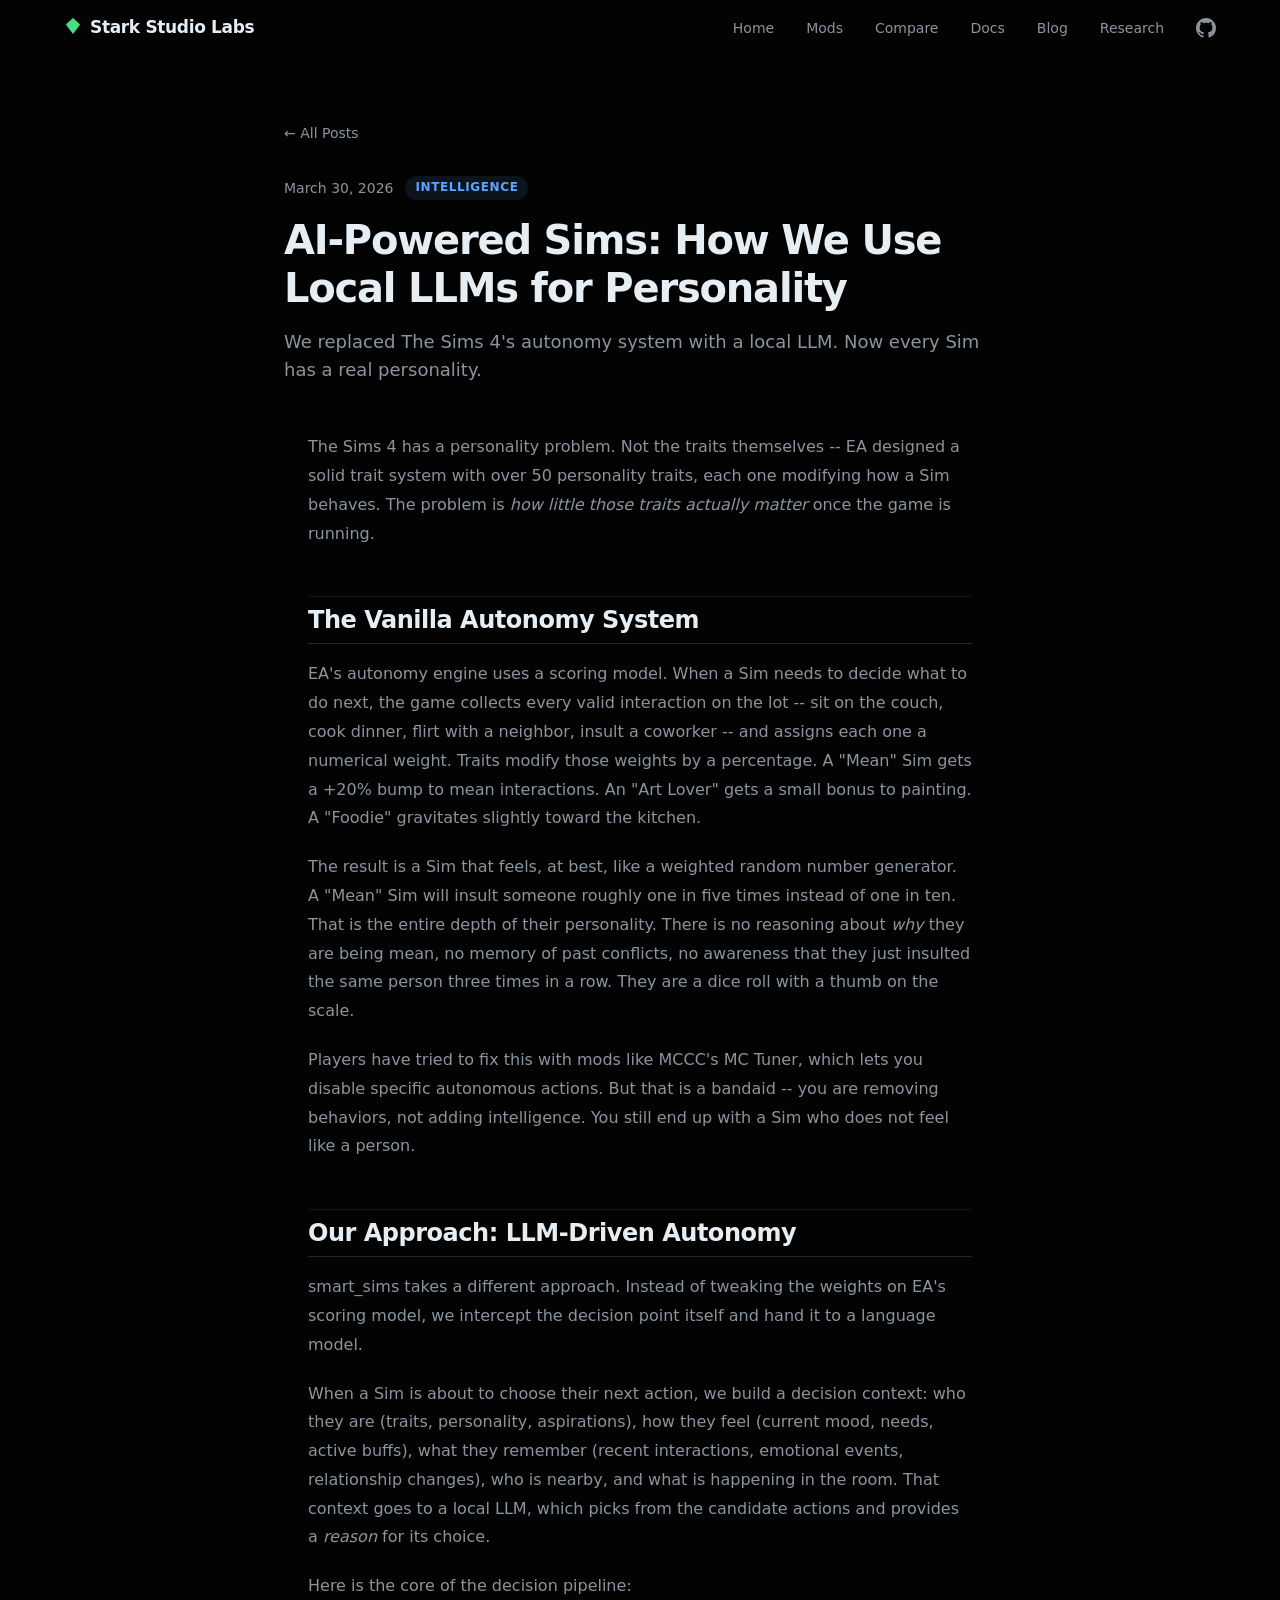
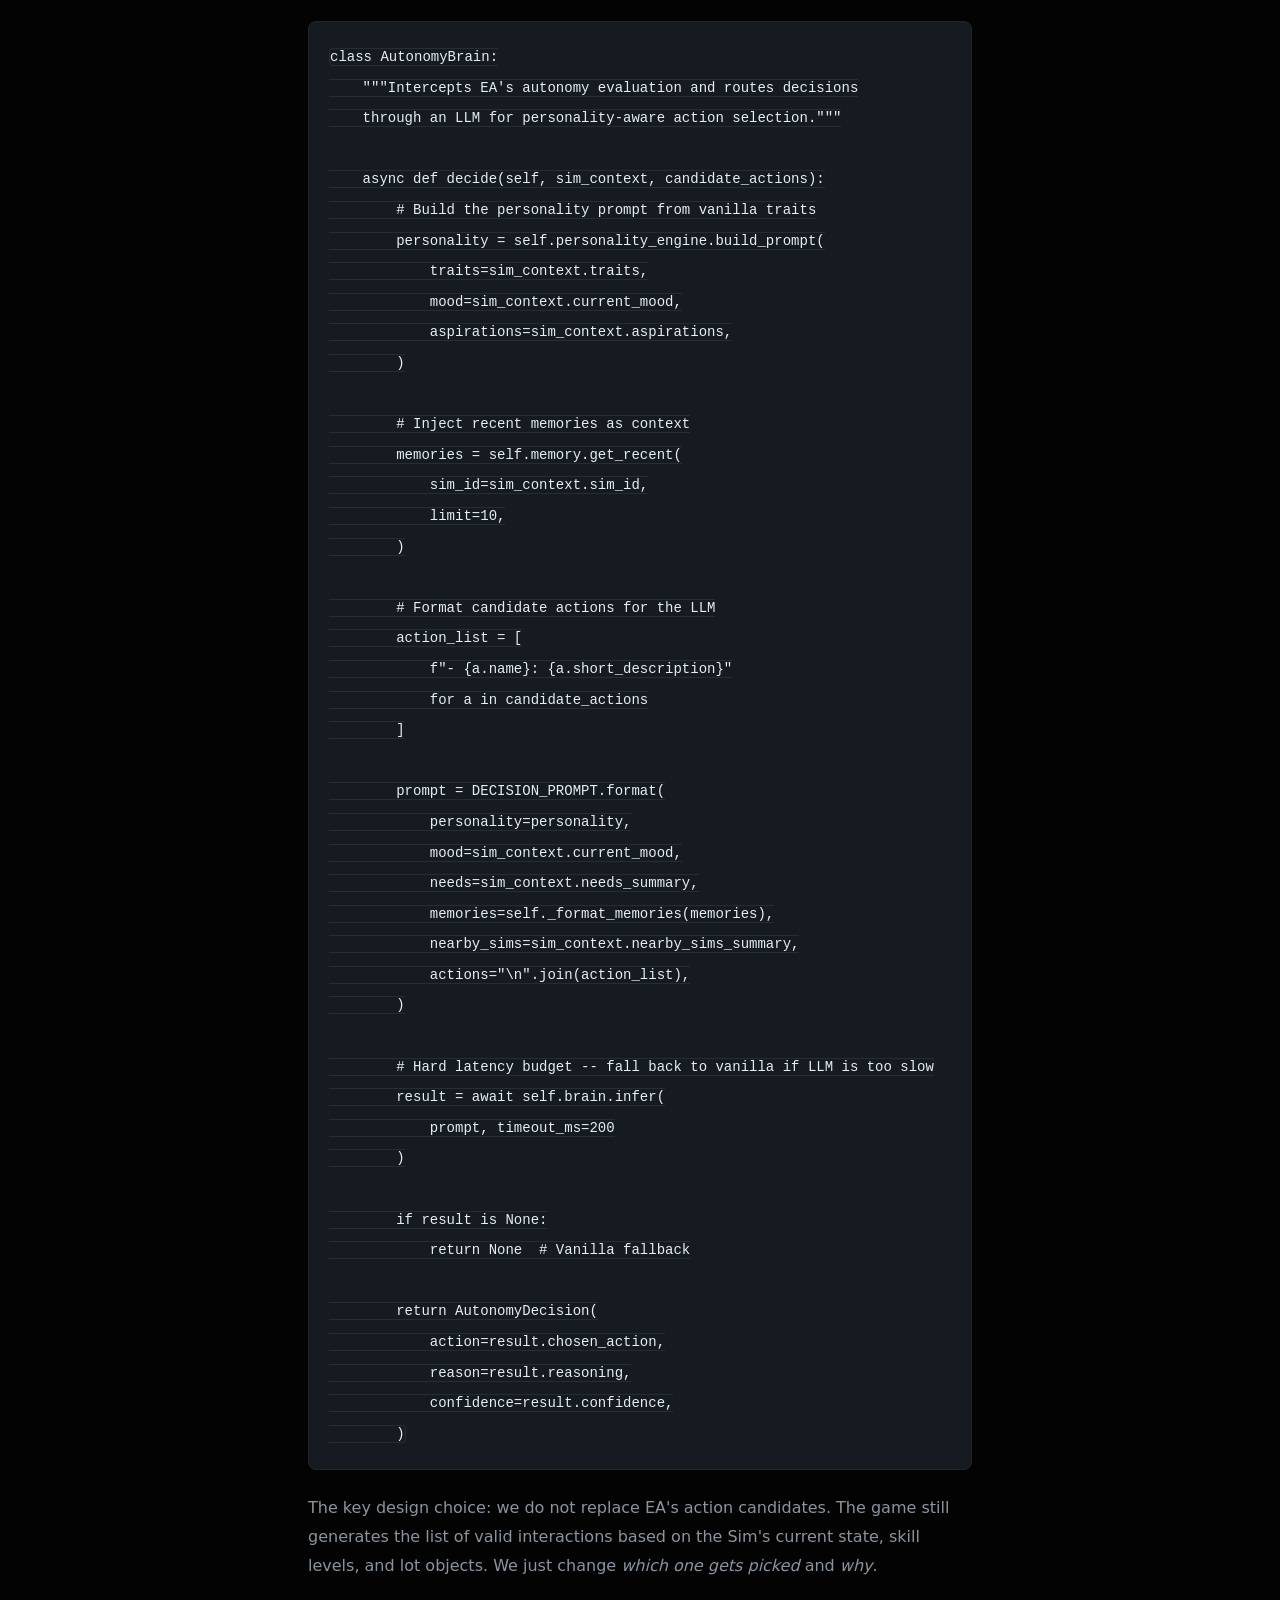
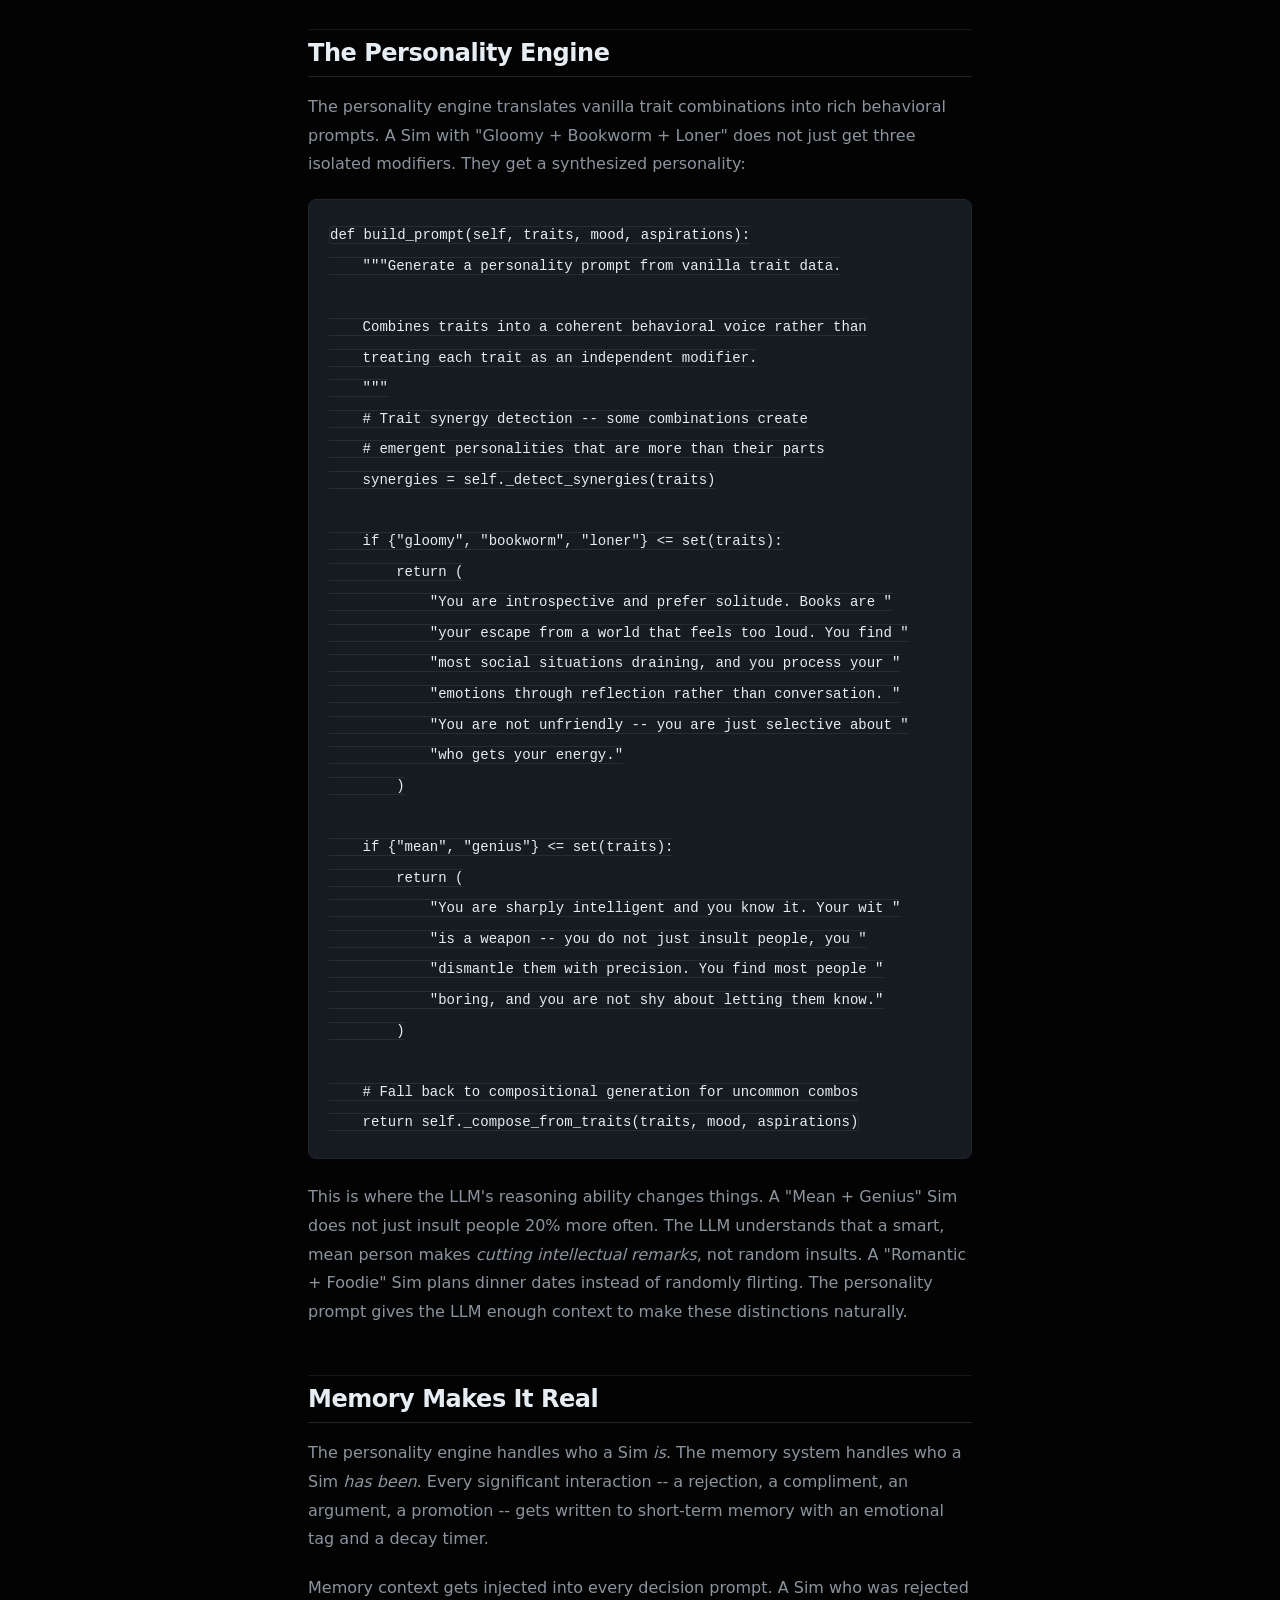
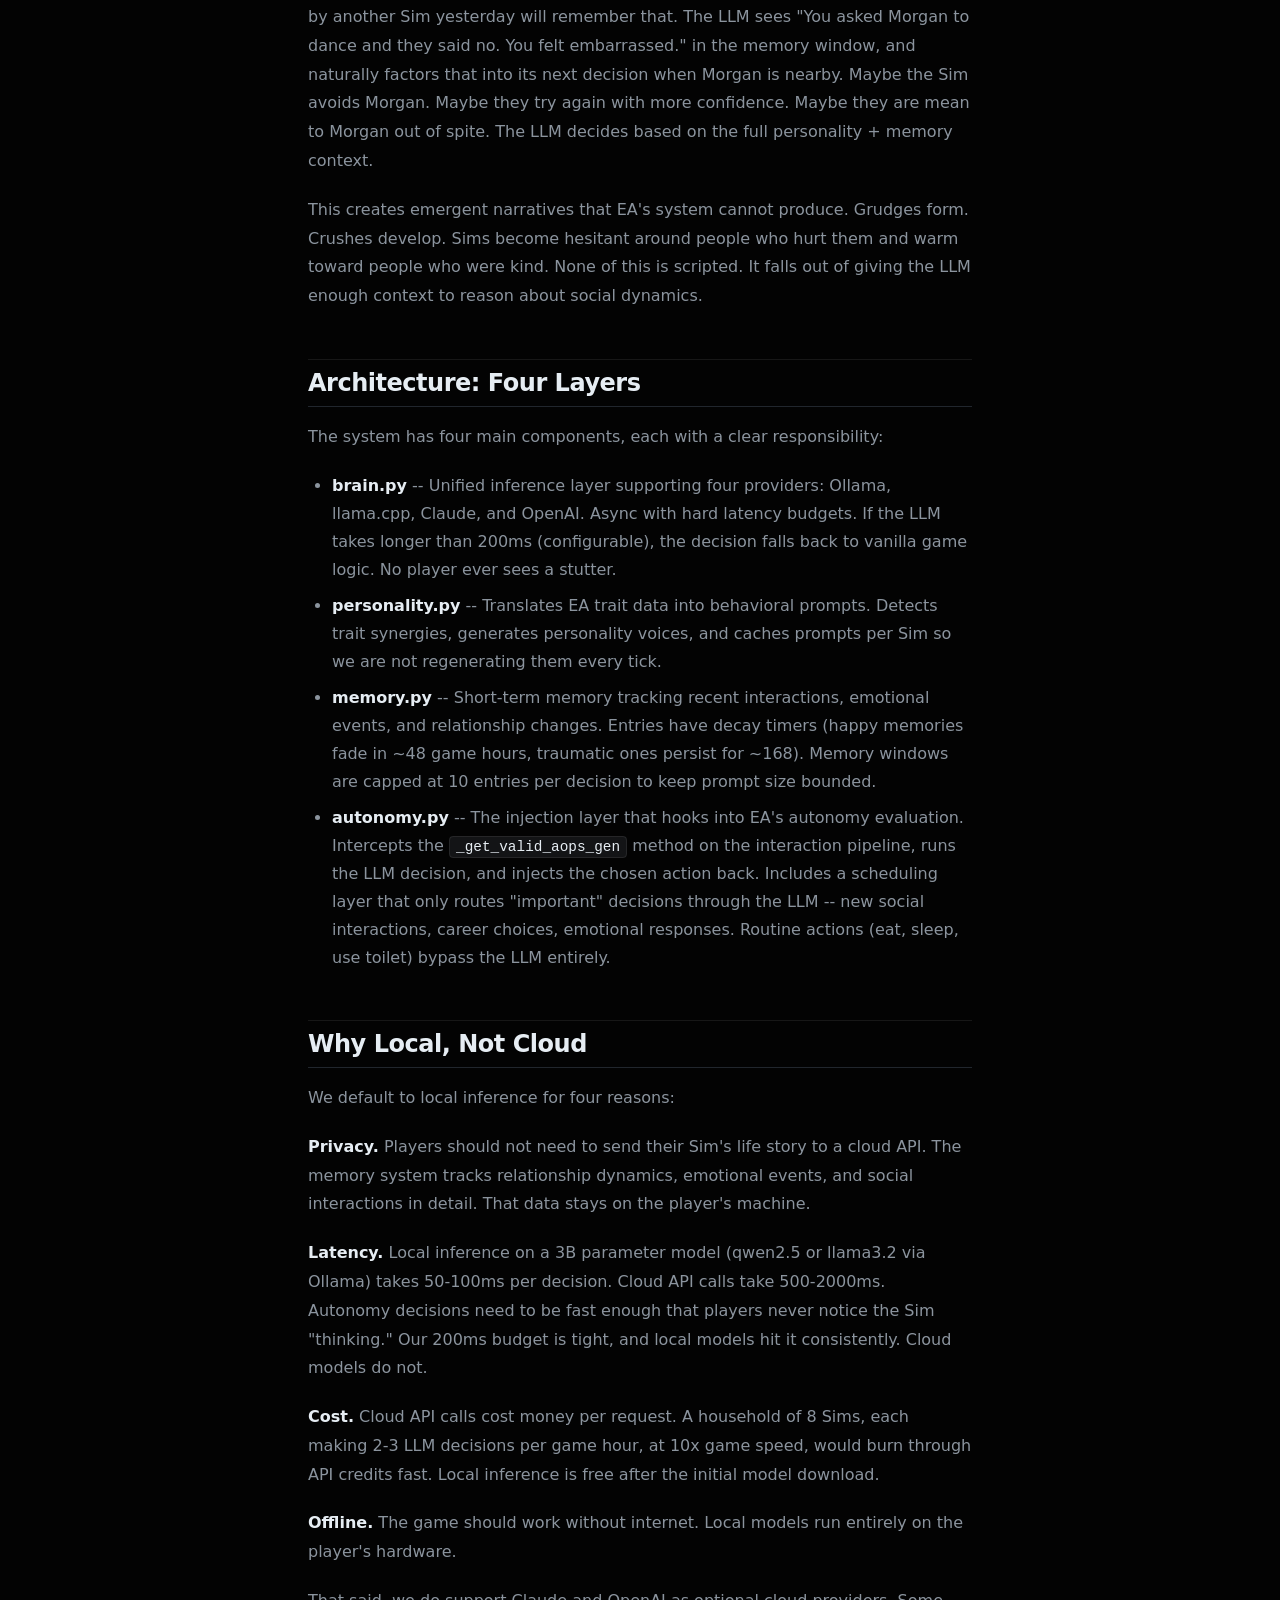
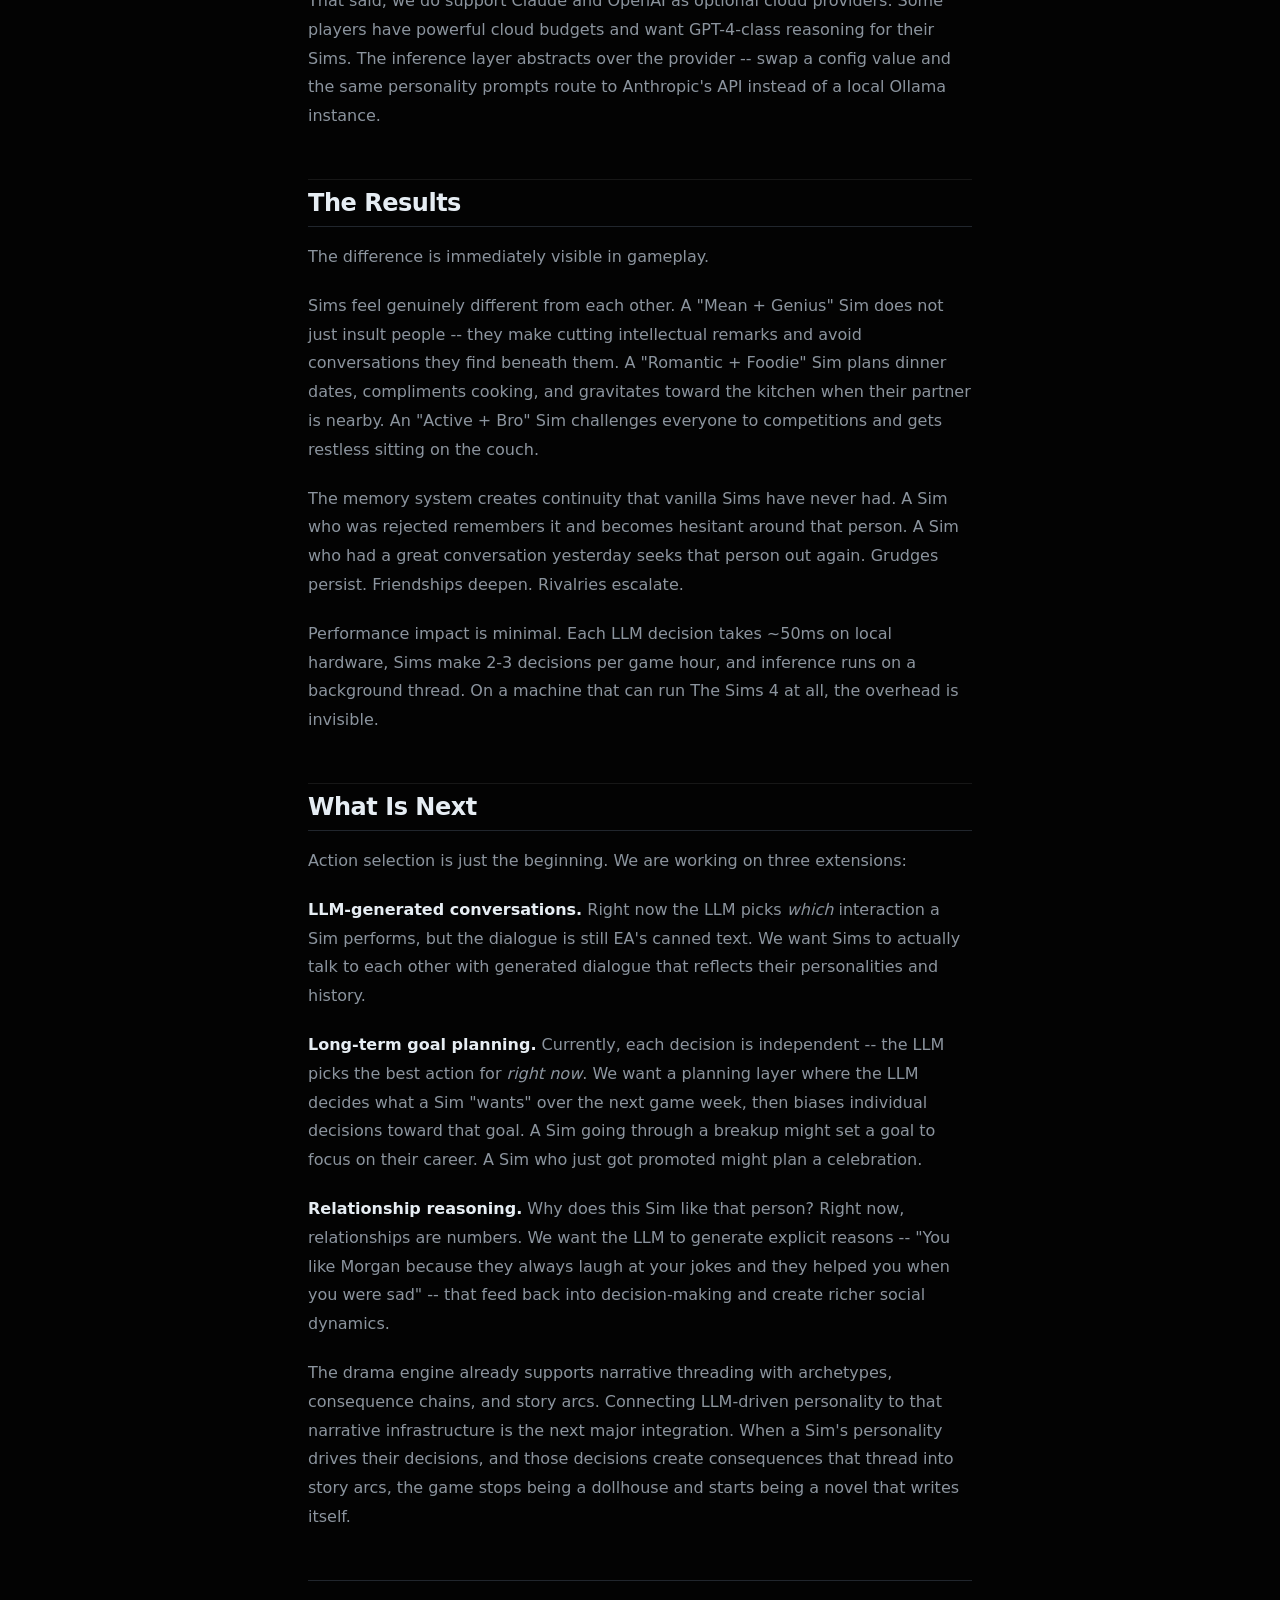
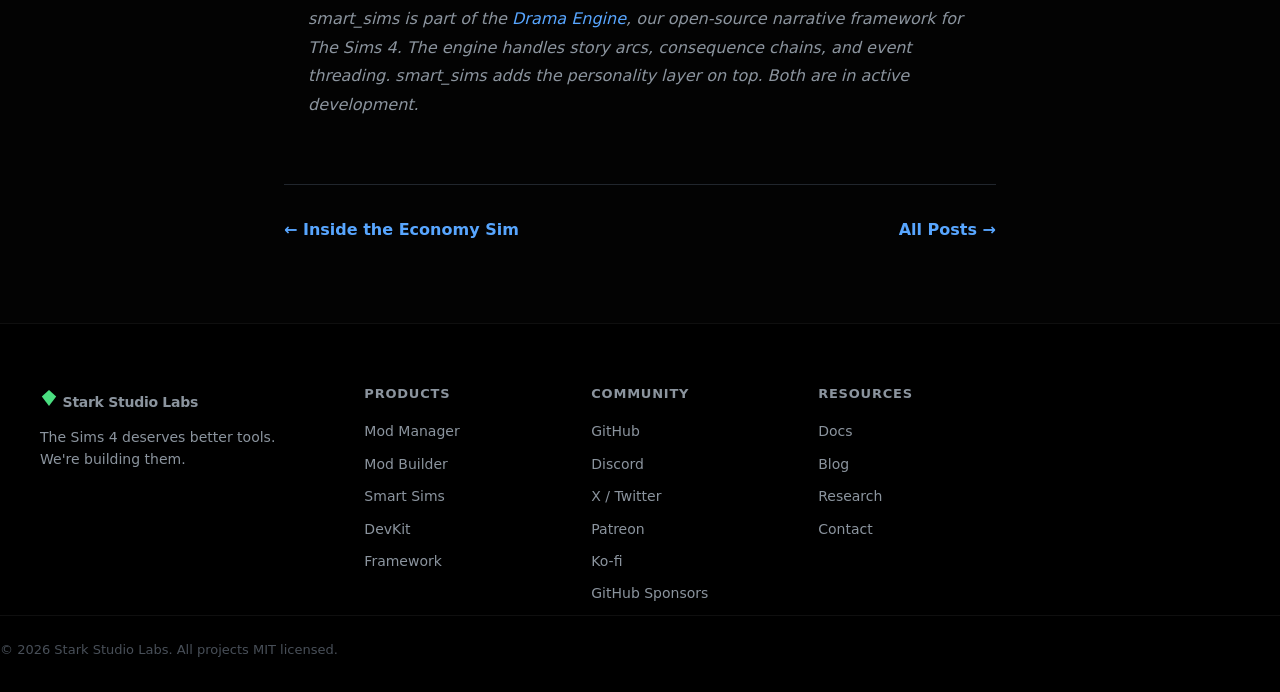
<file: blog/ai-powered-sims.html>
<!DOCTYPE html>
<html lang="en">
<head>
  <meta charset="UTF-8">
  <meta name="viewport" content="width=device-width, initial-scale=1.0">
  <title>AI-Powered Sims: How We Use Local LLMs for Personality — Stark Studio Labs</title>
  <meta name="description" content="We replaced The Sims 4's autonomy system with a local LLM. Now every Sim has a real personality.">
  <meta name="theme-color" content="#030303">
  <meta property="og:title" content="AI-Powered Sims: How We Use Local LLMs for Personality — Stark Studio Labs">
  <meta property="og:description" content="We replaced The Sims 4's autonomy system with a local LLM. Now every Sim has a real personality.">
  <meta property="og:type" content="article">
  <meta property="og:url" content="https://stark-studio-labs.github.io/blog/ai-powered-sims.html">
  <meta property="og:image" content="https://stark-studio-labs.github.io/assets/banner.png">
  <meta property="og:site_name" content="Stark Studio Labs">
  <meta name="twitter:card" content="summary_large_image">
  <meta name="twitter:title" content="AI-Powered Sims: How We Use Local LLMs for Personality — Stark Studio Labs">
  <meta name="twitter:description" content="We replaced The Sims 4's autonomy system with a local LLM. Now every Sim has a real personality.">
  <meta name="twitter:image" content="https://stark-studio-labs.github.io/assets/banner.png">
  <link rel="stylesheet" href="../styles.css">
  <link rel="icon" href="data:image/svg+xml,<svg xmlns='http://www.w3.org/2000/svg' viewBox='0 0 100 100'><polygon points='50,5 10,42 50,95 90,42' fill='%234ade80'/></svg>">
  <script src="../script.js" defer></script>

  <!-- Google Analytics -->
  <script async src="https://www.googletagmanager.com/gtag/js?id=G-LF8E245M6W"></script>
  <script>
    window.dataLayer = window.dataLayer || [];
    function gtag(){dataLayer.push(arguments);}
    gtag('js', new Date());
    gtag('config', 'G-LF8E245M6W');
  </script>

  <style>
    .post-container { max-width: 760px; margin: 0 auto; padding: 120px 24px 80px; }
    .post-back { display: inline-flex; align-items: center; gap: 6px; color: var(--color-text-muted, #8b949e); text-decoration: none; font-size: 0.875rem; margin-bottom: 32px; transition: color 0.2s; }
    .post-back:hover { color: var(--color-accent, #58a6ff); }
    .post-header { margin-bottom: 48px; }
    .post-meta { display: flex; align-items: center; gap: 12px; margin-bottom: 16px; flex-wrap: wrap; }
    .post-date { color: var(--color-text-muted, #8b949e); font-size: 0.875rem; }
    .post-tag { background: rgba(88,166,255,0.1); color: var(--color-accent, #58a6ff); padding: 2px 10px; border-radius: 12px; font-size: 0.75rem; font-weight: 600; text-transform: uppercase; letter-spacing: 0.05em; }
    .post-title { font-size: 2.5rem; font-weight: 800; line-height: 1.2; color: var(--color-text, #e6edf3); margin: 0 0 16px; }
    .post-excerpt { font-size: 1.125rem; color: var(--color-text-muted, #8b949e); line-height: 1.6; margin: 0; }
    .post-body { color: var(--color-text-secondary, #c9d1d9); line-height: 1.8; font-size: 1.0625rem; }
    .post-body h2 { font-size: 1.5rem; font-weight: 700; color: var(--color-text, #e6edf3); margin: 48px 0 16px; padding-bottom: 8px; border-bottom: 1px solid var(--color-border, #21262d); }
    .post-body h3 { font-size: 1.25rem; font-weight: 600; color: var(--color-text, #e6edf3); margin: 32px 0 12px; }
    .post-body p { margin: 0 0 20px; }
    .post-body a { color: var(--color-accent, #58a6ff); text-decoration: none; }
    .post-body a:hover { text-decoration: underline; }
    .post-body ul, .post-body ol { margin: 0 0 20px; padding-left: 24px; }
    .post-body li { margin-bottom: 8px; }
    .post-body strong { color: var(--color-text, #e6edf3); }
    .post-body code { background: rgba(110,118,129,0.15); color: #e6edf3; padding: 2px 6px; border-radius: 4px; font-size: 0.9em; font-family: 'SF Mono', 'Fira Code', monospace; }
    .post-body pre { background: #161b22; border: 1px solid var(--color-border, #21262d); border-radius: 8px; padding: 20px; overflow-x: auto; margin: 0 0 24px; }
    .post-body pre code { background: none; padding: 0; font-size: 0.875rem; line-height: 1.6; color: #e6edf3; }
    .post-body table { width: 100%; border-collapse: collapse; margin: 0 0 24px; font-size: 0.9375rem; }
    .post-body th { text-align: left; padding: 10px 14px; background: #161b22; color: var(--color-text, #e6edf3); font-weight: 600; border: 1px solid var(--color-border, #21262d); }
    .post-body td { padding: 10px 14px; border: 1px solid var(--color-border, #21262d); }
    .post-body blockquote { border-left: 3px solid var(--color-accent, #58a6ff); margin: 0 0 24px; padding: 12px 20px; background: rgba(88,166,255,0.05); border-radius: 0 8px 8px 0; }
    .post-footer-nav { display: flex; justify-content: space-between; align-items: center; margin-top: 64px; padding-top: 32px; border-top: 1px solid var(--color-border, #21262d); }
    .post-footer-link { color: var(--color-accent, #58a6ff); text-decoration: none; font-weight: 600; }
    .post-footer-link:hover { text-decoration: underline; }
    @media (max-width: 640px) { .post-title { font-size: 1.75rem; } .post-container { padding: 100px 16px 60px; } }
  </style>
</head>
<body>

  <!-- NAV -->
  <nav class="nav nav-scrolled-always" id="nav">
    <div class="nav-inner">
      <a href="../index.html" class="nav-logo">
        <span class="nav-icon"><svg width="18" height="18" viewBox="0 0 100 100"><polygon points="50,5 10,42 50,95 90,42" fill="#4ade80"/></svg></span>
        <span class="nav-wordmark">Stark Studio Labs</span>
      </a>
            <div class="nav-links" id="navLinks">
        <a href="../index.html">Home</a>
        <a href="../mods.html">Mods</a>
        <a href="../compare.html">Compare</a>
        <a href="../docs.html">Docs</a>
        <a href="../blog.html" class="nav-active">Blog</a>
        <a href="../research.html">Research</a>
        <a href="https://github.com/stark-studio-labs" class="nav-gh" target="_blank" rel="noopener">
          <svg width="20" height="20" viewBox="0 0 16 16" fill="currentColor"><path d="M8 0C3.58 0 0 3.58 0 8c0 3.54 2.29 6.53 5.47 7.59.4.07.55-.17.55-.38 0-.19-.01-.82-.01-1.49-2.01.37-2.53-.49-2.69-.94-.09-.23-.48-.94-.82-1.13-.28-.15-.68-.52-.01-.53.63-.01 1.08.58 1.23.82.72 1.21 1.87.87 2.33.66.07-.52.28-.87.51-1.07-1.78-.2-3.64-.89-3.64-3.95 0-.87.31-1.59.82-2.15-.08-.2-.36-1.02.08-2.12 0 0 .67-.21 2.2.82.64-.18 1.32-.27 2-.27.68 0 1.36.09 2 .27 1.53-1.04 2.2-.82 2.2-.82.44 1.1.16 1.92.08 2.12.51.56.82 1.27.82 2.15 0 3.07-1.87 3.75-3.65 3.95.29.25.54.73.54 1.48 0 1.07-.01 1.93-.01 2.2 0 .21.15.46.55.38A8.013 8.013 0 0016 8c0-4.42-3.58-8-8-8z"/></svg>
        </a>
      </div>
      <button class="nav-mobile-toggle" id="nav-toggle" aria-label="Menu">
        <span></span><span></span><span></span>
      </button>
    </div>
  </nav>

  <!-- POST -->
  <div class="post-container">
    <a href="../blog.html" class="post-back">&larr; All Posts</a>

    <header class="post-header">
      <div class="post-meta">
        <span class="post-date">March 30, 2026</span>
        <span class="post-tag">Intelligence</span>
      </div>
      <h1 class="post-title">AI-Powered Sims: How We Use Local LLMs for Personality</h1>
      <p class="post-excerpt">We replaced The Sims 4's autonomy system with a local LLM. Now every Sim has a real personality.</p>
    </header>

    <div class="post-body">

      <p>The Sims 4 has a personality problem. Not the traits themselves -- EA designed a solid trait system with over 50 personality traits, each one modifying how a Sim behaves. The problem is <em>how little those traits actually matter</em> once the game is running.</p>

      <h2>The Vanilla Autonomy System</h2>

      <p>EA's autonomy engine uses a scoring model. When a Sim needs to decide what to do next, the game collects every valid interaction on the lot -- sit on the couch, cook dinner, flirt with a neighbor, insult a coworker -- and assigns each one a numerical weight. Traits modify those weights by a percentage. A "Mean" Sim gets a +20% bump to mean interactions. An "Art Lover" gets a small bonus to painting. A "Foodie" gravitates slightly toward the kitchen.</p>

      <p>The result is a Sim that feels, at best, like a weighted random number generator. A "Mean" Sim will insult someone roughly one in five times instead of one in ten. That is the entire depth of their personality. There is no reasoning about <em>why</em> they are being mean, no memory of past conflicts, no awareness that they just insulted the same person three times in a row. They are a dice roll with a thumb on the scale.</p>

      <p>Players have tried to fix this with mods like MCCC's MC Tuner, which lets you disable specific autonomous actions. But that is a bandaid -- you are removing behaviors, not adding intelligence. You still end up with a Sim who does not feel like a person.</p>

      <h2>Our Approach: LLM-Driven Autonomy</h2>

      <p>smart_sims takes a different approach. Instead of tweaking the weights on EA's scoring model, we intercept the decision point itself and hand it to a language model.</p>

      <p>When a Sim is about to choose their next action, we build a decision context: who they are (traits, personality, aspirations), how they feel (current mood, needs, active buffs), what they remember (recent interactions, emotional events, relationship changes), who is nearby, and what is happening in the room. That context goes to a local LLM, which picks from the candidate actions and provides a <em>reason</em> for its choice.</p>

      <p>Here is the core of the decision pipeline:</p>

<pre><code>class AutonomyBrain:
    """Intercepts EA's autonomy evaluation and routes decisions
    through an LLM for personality-aware action selection."""

    async def decide(self, sim_context, candidate_actions):
        # Build the personality prompt from vanilla traits
        personality = self.personality_engine.build_prompt(
            traits=sim_context.traits,
            mood=sim_context.current_mood,
            aspirations=sim_context.aspirations,
        )

        # Inject recent memories as context
        memories = self.memory.get_recent(
            sim_id=sim_context.sim_id,
            limit=10,
        )

        # Format candidate actions for the LLM
        action_list = [
            f"- {a.name}: {a.short_description}"
            for a in candidate_actions
        ]

        prompt = DECISION_PROMPT.format(
            personality=personality,
            mood=sim_context.current_mood,
            needs=sim_context.needs_summary,
            memories=self._format_memories(memories),
            nearby_sims=sim_context.nearby_sims_summary,
            actions="\n".join(action_list),
        )

        # Hard latency budget -- fall back to vanilla if LLM is too slow
        result = await self.brain.infer(
            prompt, timeout_ms=200
        )

        if result is None:
            return None  # Vanilla fallback

        return AutonomyDecision(
            action=result.chosen_action,
            reason=result.reasoning,
            confidence=result.confidence,
        )</code></pre>

      <p>The key design choice: we do not replace EA's action candidates. The game still generates the list of valid interactions based on the Sim's current state, skill levels, and lot objects. We just change <em>which one gets picked</em> and <em>why</em>.</p>

      <h2>The Personality Engine</h2>

      <p>The personality engine translates vanilla trait combinations into rich behavioral prompts. A Sim with "Gloomy + Bookworm + Loner" does not just get three isolated modifiers. They get a synthesized personality:</p>

<pre><code>def build_prompt(self, traits, mood, aspirations):
    """Generate a personality prompt from vanilla trait data.

    Combines traits into a coherent behavioral voice rather than
    treating each trait as an independent modifier.
    """
    # Trait synergy detection -- some combinations create
    # emergent personalities that are more than their parts
    synergies = self._detect_synergies(traits)

    if {"gloomy", "bookworm", "loner"} &lt;= set(traits):
        return (
            "You are introspective and prefer solitude. Books are "
            "your escape from a world that feels too loud. You find "
            "most social situations draining, and you process your "
            "emotions through reflection rather than conversation. "
            "You are not unfriendly -- you are just selective about "
            "who gets your energy."
        )

    if {"mean", "genius"} &lt;= set(traits):
        return (
            "You are sharply intelligent and you know it. Your wit "
            "is a weapon -- you do not just insult people, you "
            "dismantle them with precision. You find most people "
            "boring, and you are not shy about letting them know."
        )

    # Fall back to compositional generation for uncommon combos
    return self._compose_from_traits(traits, mood, aspirations)</code></pre>

      <p>This is where the LLM's reasoning ability changes things. A "Mean + Genius" Sim does not just insult people 20% more often. The LLM understands that a smart, mean person makes <em>cutting intellectual remarks</em>, not random insults. A "Romantic + Foodie" Sim plans dinner dates instead of randomly flirting. The personality prompt gives the LLM enough context to make these distinctions naturally.</p>

      <h2>Memory Makes It Real</h2>

      <p>The personality engine handles who a Sim <em>is</em>. The memory system handles who a Sim <em>has been</em>. Every significant interaction -- a rejection, a compliment, an argument, a promotion -- gets written to short-term memory with an emotional tag and a decay timer.</p>

      <p>Memory context gets injected into every decision prompt. A Sim who was rejected by another Sim yesterday will remember that. The LLM sees "You asked Morgan to dance and they said no. You felt embarrassed." in the memory window, and naturally factors that into its next decision when Morgan is nearby. Maybe the Sim avoids Morgan. Maybe they try again with more confidence. Maybe they are mean to Morgan out of spite. The LLM decides based on the full personality + memory context.</p>

      <p>This creates emergent narratives that EA's system cannot produce. Grudges form. Crushes develop. Sims become hesitant around people who hurt them and warm toward people who were kind. None of this is scripted. It falls out of giving the LLM enough context to reason about social dynamics.</p>

      <h2>Architecture: Four Layers</h2>

      <p>The system has four main components, each with a clear responsibility:</p>

      <ul>
        <li><strong>brain.py</strong> -- Unified inference layer supporting four providers: Ollama, llama.cpp, Claude, and OpenAI. Async with hard latency budgets. If the LLM takes longer than 200ms (configurable), the decision falls back to vanilla game logic. No player ever sees a stutter.</li>
        <li><strong>personality.py</strong> -- Translates EA trait data into behavioral prompts. Detects trait synergies, generates personality voices, and caches prompts per Sim so we are not regenerating them every tick.</li>
        <li><strong>memory.py</strong> -- Short-term memory tracking recent interactions, emotional events, and relationship changes. Entries have decay timers (happy memories fade in ~48 game hours, traumatic ones persist for ~168). Memory windows are capped at 10 entries per decision to keep prompt size bounded.</li>
        <li><strong>autonomy.py</strong> -- The injection layer that hooks into EA's autonomy evaluation. Intercepts the <code>_get_valid_aops_gen</code> method on the interaction pipeline, runs the LLM decision, and injects the chosen action back. Includes a scheduling layer that only routes "important" decisions through the LLM -- new social interactions, career choices, emotional responses. Routine actions (eat, sleep, use toilet) bypass the LLM entirely.</li>
      </ul>

      <h2>Why Local, Not Cloud</h2>

      <p>We default to local inference for four reasons:</p>

      <p><strong>Privacy.</strong> Players should not need to send their Sim's life story to a cloud API. The memory system tracks relationship dynamics, emotional events, and social interactions in detail. That data stays on the player's machine.</p>

      <p><strong>Latency.</strong> Local inference on a 3B parameter model (qwen2.5 or llama3.2 via Ollama) takes 50-100ms per decision. Cloud API calls take 500-2000ms. Autonomy decisions need to be fast enough that players never notice the Sim "thinking." Our 200ms budget is tight, and local models hit it consistently. Cloud models do not.</p>

      <p><strong>Cost.</strong> Cloud API calls cost money per request. A household of 8 Sims, each making 2-3 LLM decisions per game hour, at 10x game speed, would burn through API credits fast. Local inference is free after the initial model download.</p>

      <p><strong>Offline.</strong> The game should work without internet. Local models run entirely on the player's hardware.</p>

      <p>That said, we do support Claude and OpenAI as optional cloud providers. Some players have powerful cloud budgets and want GPT-4-class reasoning for their Sims. The inference layer abstracts over the provider -- swap a config value and the same personality prompts route to Anthropic's API instead of a local Ollama instance.</p>

      <h2>The Results</h2>

      <p>The difference is immediately visible in gameplay.</p>

      <p>Sims feel genuinely different from each other. A "Mean + Genius" Sim does not just insult people -- they make cutting intellectual remarks and avoid conversations they find beneath them. A "Romantic + Foodie" Sim plans dinner dates, compliments cooking, and gravitates toward the kitchen when their partner is nearby. An "Active + Bro" Sim challenges everyone to competitions and gets restless sitting on the couch.</p>

      <p>The memory system creates continuity that vanilla Sims have never had. A Sim who was rejected remembers it and becomes hesitant around that person. A Sim who had a great conversation yesterday seeks that person out again. Grudges persist. Friendships deepen. Rivalries escalate.</p>

      <p>Performance impact is minimal. Each LLM decision takes ~50ms on local hardware, Sims make 2-3 decisions per game hour, and inference runs on a background thread. On a machine that can run The Sims 4 at all, the overhead is invisible.</p>

      <h2>What Is Next</h2>

      <p>Action selection is just the beginning. We are working on three extensions:</p>

      <p><strong>LLM-generated conversations.</strong> Right now the LLM picks <em>which</em> interaction a Sim performs, but the dialogue is still EA's canned text. We want Sims to actually talk to each other with generated dialogue that reflects their personalities and history.</p>

      <p><strong>Long-term goal planning.</strong> Currently, each decision is independent -- the LLM picks the best action for <em>right now</em>. We want a planning layer where the LLM decides what a Sim "wants" over the next game week, then biases individual decisions toward that goal. A Sim going through a breakup might set a goal to focus on their career. A Sim who just got promoted might plan a celebration.</p>

      <p><strong>Relationship reasoning.</strong> Why does this Sim like that person? Right now, relationships are numbers. We want the LLM to generate explicit reasons -- "You like Morgan because they always laugh at your jokes and they helped you when you were sad" -- that feed back into decision-making and create richer social dynamics.</p>

      <p>The drama engine already supports narrative threading with archetypes, consequence chains, and story arcs. Connecting LLM-driven personality to that narrative infrastructure is the next major integration. When a Sim's personality drives their decisions, and those decisions create consequences that thread into story arcs, the game stops being a dollhouse and starts being a novel that writes itself.</p>

      <hr style="border: none; border-top: 1px solid var(--color-border, #21262d); margin: 48px 0 24px;">

      <p><em>smart_sims is part of the <a href="https://github.com/stark-studio-labs/sims4-drama-engine">Drama Engine</a>, our open-source narrative framework for The Sims 4. The engine handles story arcs, consequence chains, and event threading. smart_sims adds the personality layer on top. Both are in active development.</em></p>
    </div>

    <nav class="post-footer-nav">
      <a href="inside-economy-sim.html" class="post-footer-link">&larr; Inside the Economy Sim</a>
      <a href="../blog.html" class="post-footer-link">All Posts &rarr;</a>
    </nav>
  </div>

  <!-- FOOTER -->
  <footer class="footer">
    <div class="footer-grid">
      <div class="footer-col footer-brand">
        <a href="../index.html" class="footer-logo">
          <span class="nav-icon"><svg width="18" height="18" viewBox="0 0 100 100"><polygon points="50,5 10,42 50,95 90,42" fill="#4ade80"/></svg></span>
          <span>Stark Studio Labs</span>
        </a>
        <p class="footer-tagline">The Sims 4 deserves better tools. We're building them.</p>
      </div>
      <div class="footer-col">
        <h4>Products</h4>
        <a href="https://github.com/stark-studio-labs/sims4-mod-manager" target="_blank" rel="noopener">Mod Manager</a>
        <a href="https://github.com/stark-studio-labs/sims4-mod-builder" target="_blank" rel="noopener">Mod Builder</a>
        <a href="https://github.com/stark-studio-labs/sims4-smart-sims" target="_blank" rel="noopener">Smart Sims</a>
        <a href="https://github.com/stark-studio-labs/sims4-stark-devkit" target="_blank" rel="noopener">DevKit</a>
        <a href="https://github.com/stark-studio-labs/sims4-stark-framework" target="_blank" rel="noopener">Framework</a>
      </div>
      <div class="footer-col">
        <h4>Community</h4>
        <a href="https://github.com/stark-studio-labs" target="_blank" rel="noopener">GitHub</a>
        <a href="https://discord.gg/starkstudiolabs" target="_blank" rel="noopener">Discord</a>
        <a href="https://x.com/starkstudiolabs" target="_blank" rel="noopener">X / Twitter</a>
        <a href="https://patreon.com/c/Shadowstarrk" target="_blank" rel="noopener">Patreon</a>
        <a href="https://ko-fi.com/starkstudiolabs" target="_blank" rel="noopener">Ko-fi</a>
        <a href="https://github.com/sponsors/stark-studio-labs" target="_blank" rel="noopener">GitHub Sponsors</a>
      </div>
      <div class="footer-col">
        <h4>Resources</h4>
        <a href="../docs.html">Docs</a>
        <a href="../blog.html">Blog</a>
        <a href="../research.html">Research</a>
        <a href="mailto:studio@starklabs.dev">Contact</a>
      </div>
    </div>
    <div class="footer-bottom">
      <p>&copy; 2026 Stark Studio Labs. All projects MIT licensed.</p>
    </div>
  </footer>

<script src="../events.js"></script>
</body>
</html>
</file>
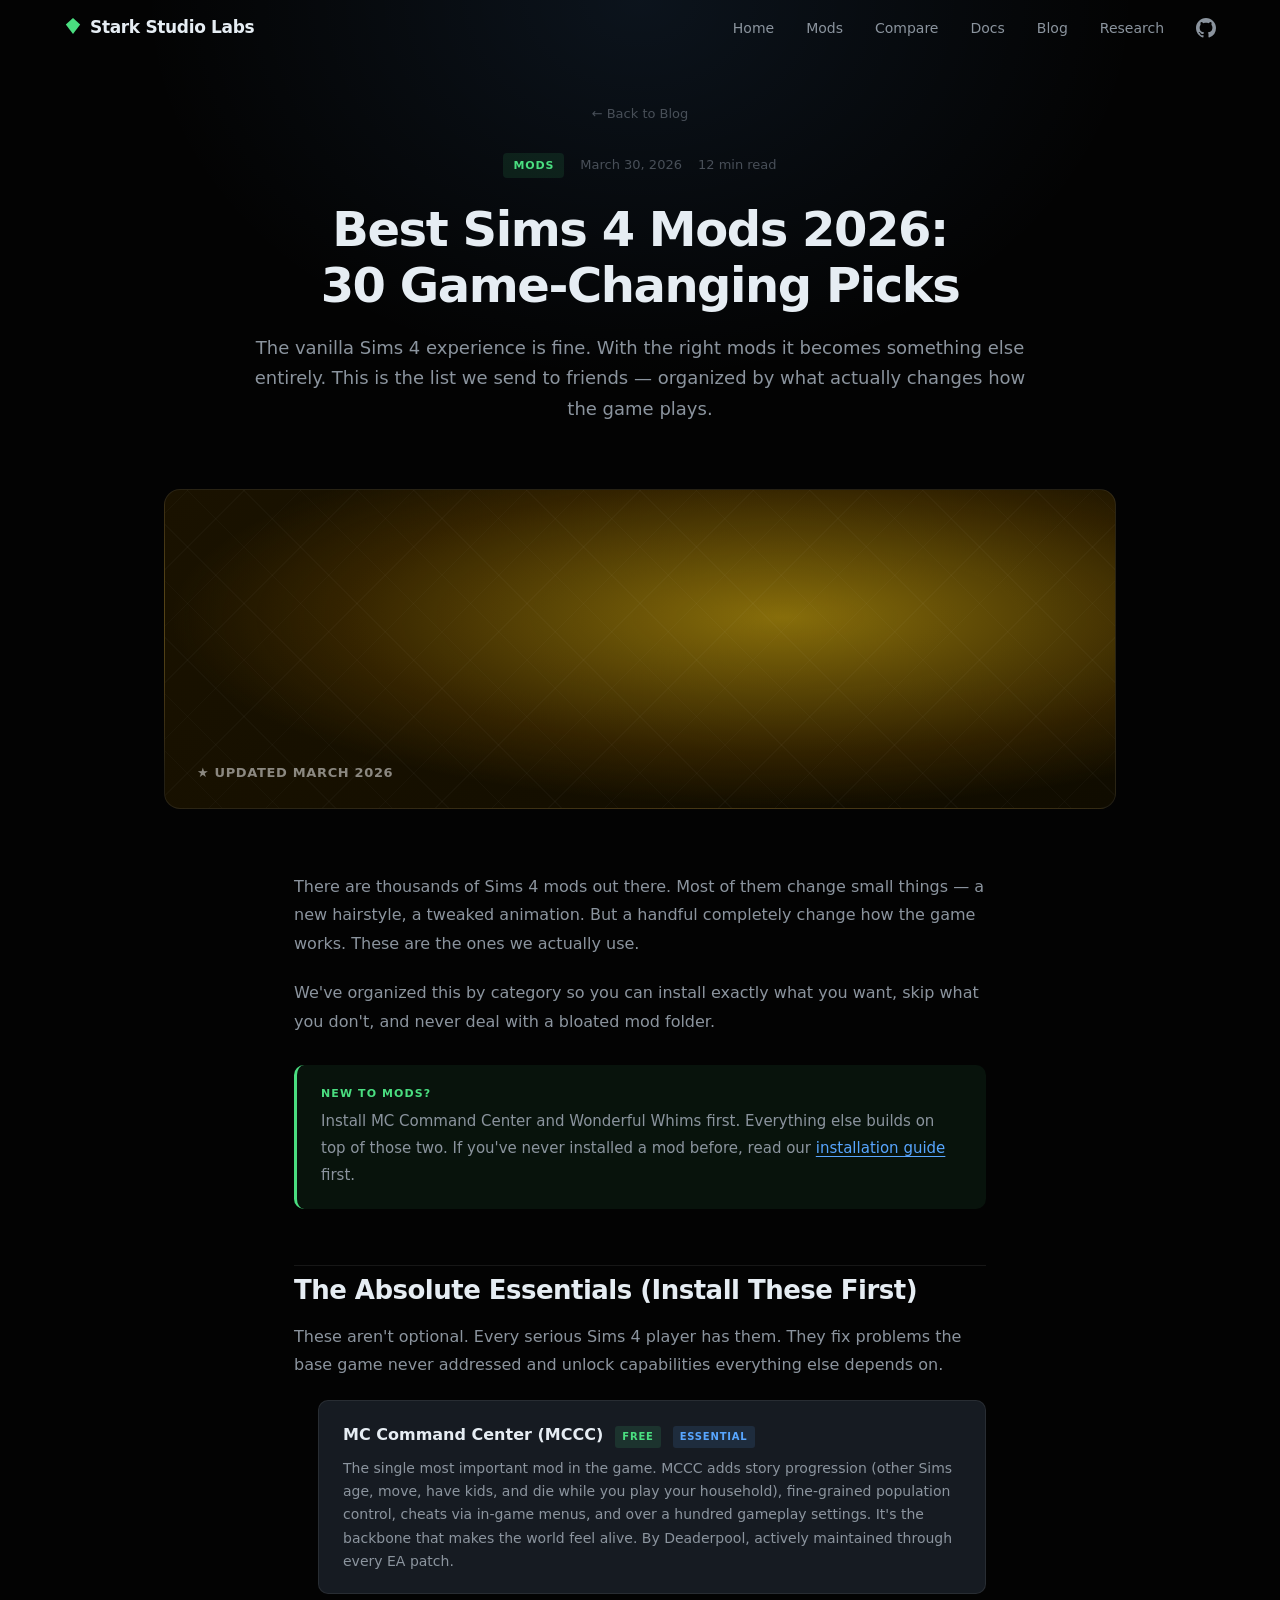
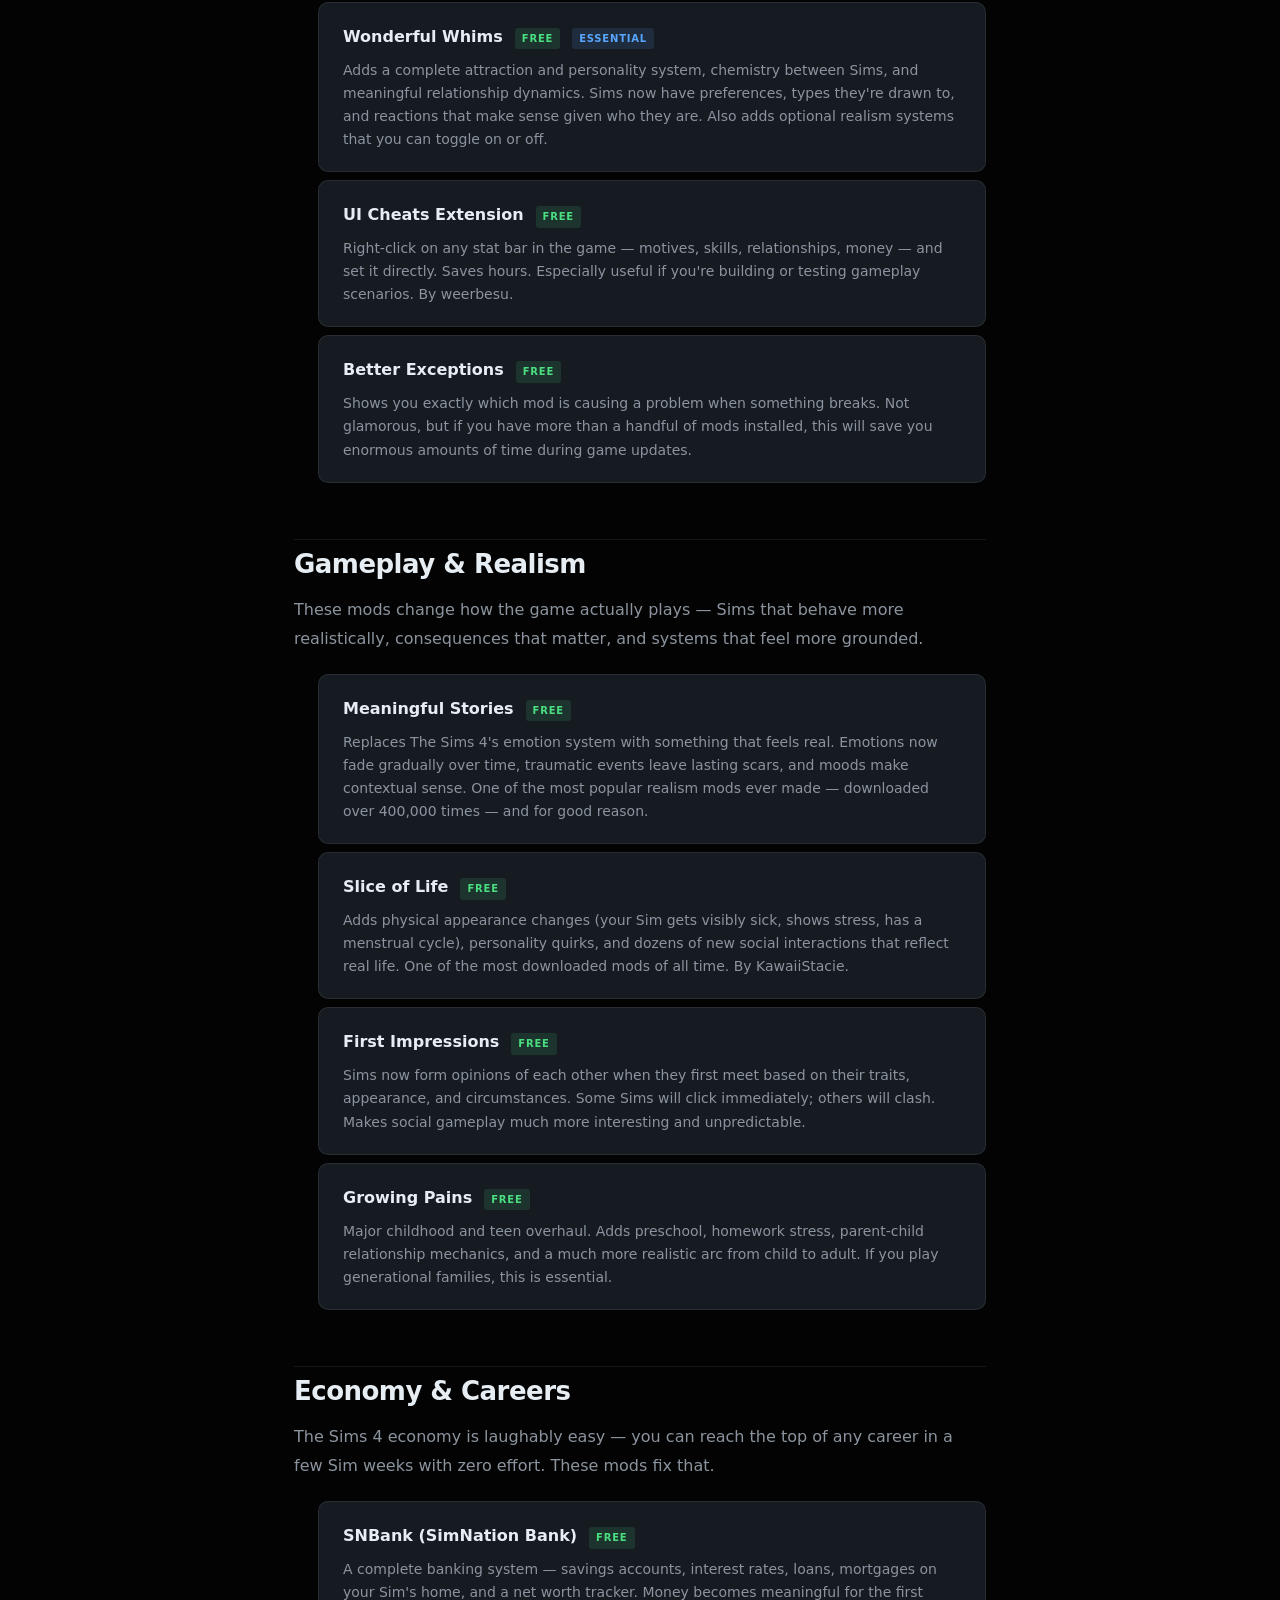
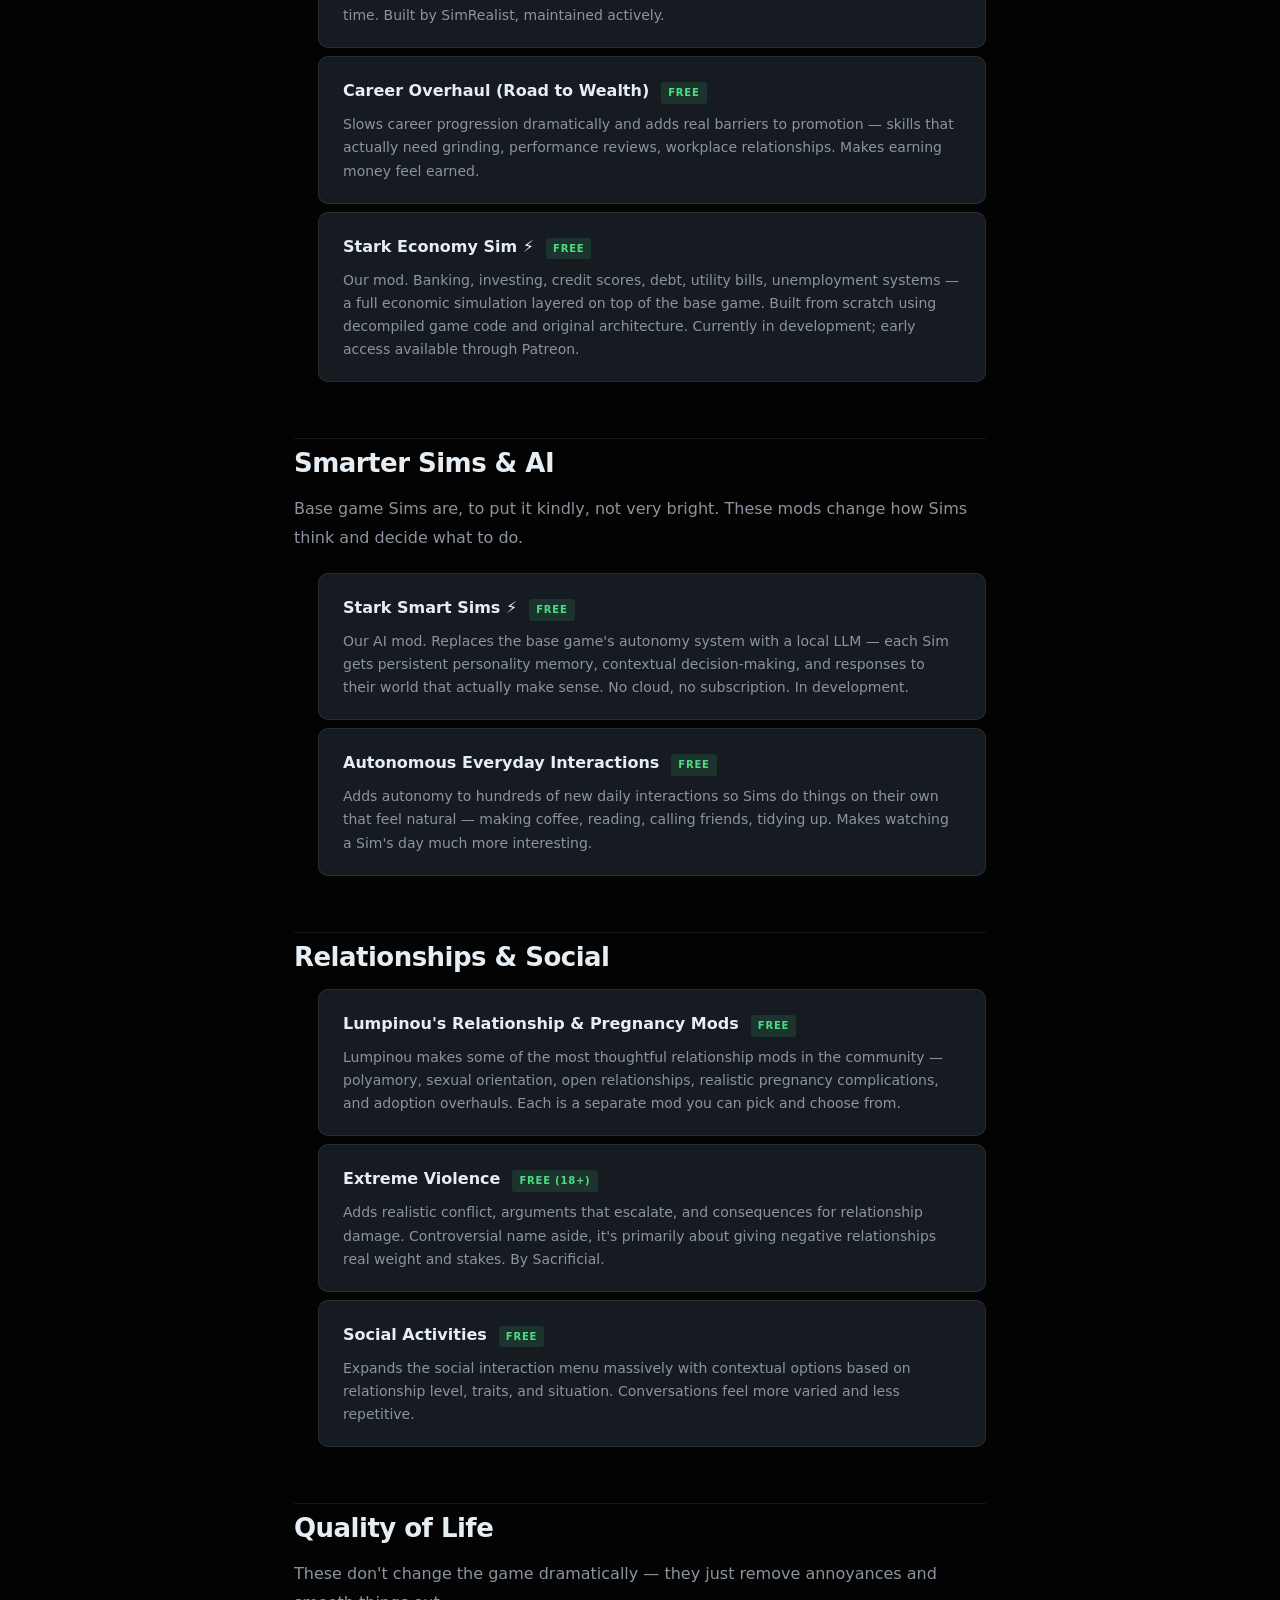
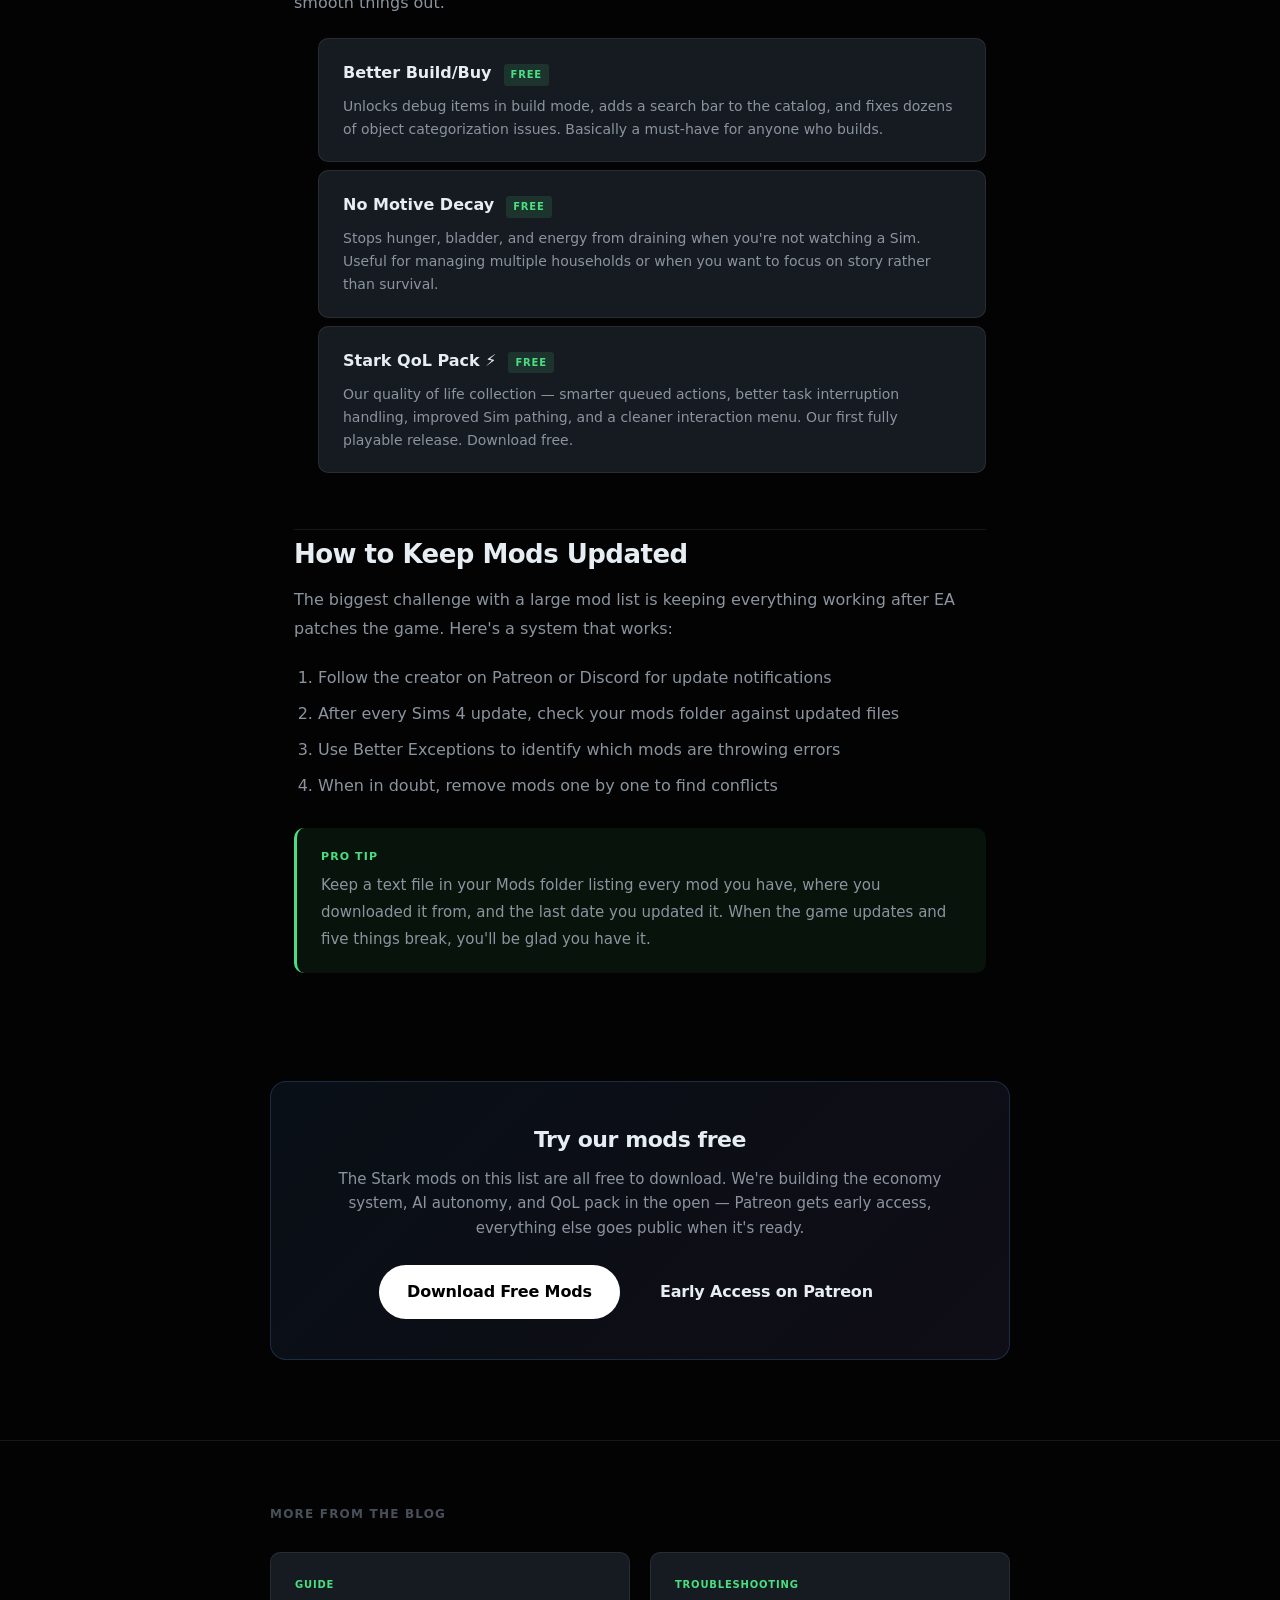
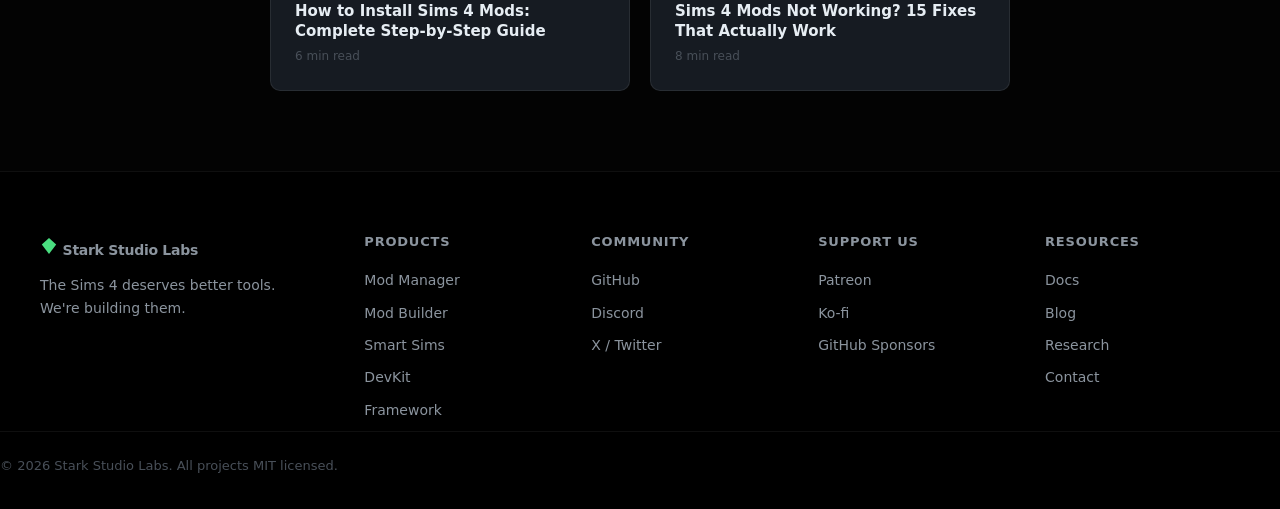
<file: blog/best-sims4-mods-2026.html>
<!DOCTYPE html>
<html lang="en">
<head>
  <meta charset="UTF-8">
  <meta name="viewport" content="width=device-width, initial-scale=1.0">
  <title>Best Sims 4 Mods 2026: 30 Game-Changing Picks — Stark Studio Labs</title>
  <meta name="description" content="The best Sims 4 mods of 2026 — curated by category. Gameplay overhauls, economy systems, smarter Sims, relationships, and quality of life improvements.">
  <meta name="theme-color" content="#030303">
  <meta property="og:title" content="Best Sims 4 Mods 2026: 30 Game-Changing Picks">
  <meta property="og:description" content="Curated by category: gameplay overhauls, economy, smarter Sims, relationships, and QoL. Updated for 2026.">
  <meta property="og:type" content="article">
  <meta property="og:url" content="https://stark-studio-labs.github.io/blog/best-sims4-mods-2026.html">
  <meta property="og:image" content="https://stark-studio-labs.github.io/assets/banner.png">
  <meta property="og:site_name" content="Stark Studio Labs">
  <meta name="twitter:card" content="summary_large_image">
  <meta name="twitter:title" content="Best Sims 4 Mods 2026: 30 Game-Changing Picks">
  <meta name="twitter:description" content="The mods that actually make The Sims 4 worth playing in 2026.">
  <meta name="twitter:image" content="https://stark-studio-labs.github.io/assets/banner.png">
  <link rel="canonical" href="https://stark-studio-labs.github.io/blog/best-sims4-mods-2026.html">
  <link rel="stylesheet" href="../styles.css">
  <link rel="icon" href="data:image/svg+xml,<svg xmlns='http://www.w3.org/2000/svg' viewBox='0 0 100 100'><polygon points='50,5 10,42 50,95 90,42' fill='%234ade80'/></svg>">
  <script src="../script.js" defer></script>
  <script async src="https://www.googletagmanager.com/gtag/js?id=G-LF8E245M6W"></script>
  <script>
    window.dataLayer = window.dataLayer || [];
    function gtag(){dataLayer.push(arguments);}
    gtag('js', new Date());
    gtag('config', 'G-LF8E245M6W');
  </script>
</head>
<body>

  <!-- NAV -->
  <nav class="nav nav-scrolled-always" id="nav">
    <div class="nav-inner">
      <a href="../index.html" class="nav-logo">
        <span class="nav-icon"><svg width="18" height="18" viewBox="0 0 100 100"><polygon points="50,5 10,42 50,95 90,42" fill="#4ade80"/></svg></span>
        <span class="nav-wordmark">Stark Studio Labs</span>
      </a>
            <div class="nav-links" id="navLinks">
        <a href="../index.html">Home</a>
        <a href="../mods.html">Mods</a>
        <a href="../compare.html">Compare</a>
        <a href="../docs.html">Docs</a>
        <a href="../blog.html" class="nav-active">Blog</a>
        <a href="../research.html">Research</a>
        <a href="https://github.com/stark-studio-labs" class="nav-gh" target="_blank" rel="noopener">
          <svg width="20" height="20" viewBox="0 0 16 16" fill="currentColor"><path d="M8 0C3.58 0 0 3.58 0 8c0 3.54 2.29 6.53 5.47 7.59.4.07.55-.17.55-.38 0-.19-.01-.82-.01-1.49-2.01.37-2.53-.49-2.69-.94-.09-.23-.48-.94-.82-1.13-.28-.15-.68-.52-.01-.53.63-.01 1.08.58 1.23.82.72 1.21 1.87.87 2.33.66.07-.52.28-.87.51-1.07-1.78-.2-3.64-.89-3.64-3.95 0-.87.31-1.59.82-2.15-.08-.2-.36-1.02.08-2.12 0 0 .67-.21 2.2.82.64-.18 1.32-.27 2-.27.68 0 1.36.09 2 .27 1.53-1.04 2.2-.82 2.2-.82.44 1.1.16 1.92.08 2.12.51.56.82 1.27.82 2.15 0 3.07-1.87 3.75-3.65 3.95.29.25.54.73.54 1.48 0 1.07-.01 1.93-.01 2.2 0 .21.15.46.55.38A8.013 8.013 0 0016 8c0-4.42-3.58-8-8-8z"/></svg>
        </a>
      </div>
      <button class="nav-mobile-toggle" id="nav-toggle" aria-label="Menu">
        <span></span><span></span><span></span>
      </button>
    </div>
  </nav>

  <!-- POST HERO -->
  <section class="post-hero">
    <div class="post-hero-inner">
      <a href="../blog.html" class="post-breadcrumb">&#8592; Back to Blog</a>
      <div class="post-meta-row">
        <span class="post-tag">Mods</span>
        <span class="post-date">March 30, 2026</span>
        <span class="post-read-time">12 min read</span>
      </div>
      <h1 class="post-title">Best Sims 4 Mods 2026:<br>30 Game-Changing Picks</h1>
      <p class="post-lead">The vanilla Sims 4 experience is fine. With the right mods it becomes something else entirely. This is the list we send to friends — organized by what actually changes how the game plays.</p>
    </div>
  </section>

  <!-- COVER -->
  <div class="post-cover-wrap">
    <div class="post-cover-img post-cover-img--best">
      <div class="post-cover-pattern"></div>
      <div class="post-cover-label">&#9733; Updated March 2026</div>
    </div>
  </div>

  <!-- ARTICLE -->
  <article class="post-article">
    <div class="post-body">

      <p>There are thousands of Sims 4 mods out there. Most of them change small things — a new hairstyle, a tweaked animation. But a handful completely change how the game works. These are the ones we actually use.</p>
      <p>We've organized this by category so you can install exactly what you want, skip what you don't, and never deal with a bloated mod folder.</p>

      <div class="callout callout--tip">
        <div class="callout-label">New to mods?</div>
        <p>Install MC Command Center and Wonderful Whims first. Everything else builds on top of those two. If you've never installed a mod before, read our <a href="how-to-install-sims4-mods.html">installation guide</a> first.</p>
      </div>

      <h2>The Absolute Essentials (Install These First)</h2>
      <p>These aren't optional. Every serious Sims 4 player has them. They fix problems the base game never addressed and unlock capabilities everything else depends on.</p>

      <ul class="mod-list">
        <li class="mod-item">
          <div class="mod-item-header">
            <span class="mod-item-name">MC Command Center (MCCC)</span>
            <span class="mod-item-badge mod-item-badge--free">Free</span>
            <span class="mod-item-badge mod-item-badge--essential">Essential</span>
          </div>
          <p>The single most important mod in the game. MCCC adds story progression (other Sims age, move, have kids, and die while you play your household), fine-grained population control, cheats via in-game menus, and over a hundred gameplay settings. It's the backbone that makes the world feel alive. By Deaderpool, actively maintained through every EA patch.</p>
        </li>
        <li class="mod-item">
          <div class="mod-item-header">
            <span class="mod-item-name">Wonderful Whims</span>
            <span class="mod-item-badge mod-item-badge--free">Free</span>
            <span class="mod-item-badge mod-item-badge--essential">Essential</span>
          </div>
          <p>Adds a complete attraction and personality system, chemistry between Sims, and meaningful relationship dynamics. Sims now have preferences, types they're drawn to, and reactions that make sense given who they are. Also adds optional realism systems that you can toggle on or off.</p>
        </li>
        <li class="mod-item">
          <div class="mod-item-header">
            <span class="mod-item-name">UI Cheats Extension</span>
            <span class="mod-item-badge mod-item-badge--free">Free</span>
          </div>
          <p>Right-click on any stat bar in the game — motives, skills, relationships, money — and set it directly. Saves hours. Especially useful if you're building or testing gameplay scenarios. By weerbesu.</p>
        </li>
        <li class="mod-item">
          <div class="mod-item-header">
            <span class="mod-item-name">Better Exceptions</span>
            <span class="mod-item-badge mod-item-badge--free">Free</span>
          </div>
          <p>Shows you exactly which mod is causing a problem when something breaks. Not glamorous, but if you have more than a handful of mods installed, this will save you enormous amounts of time during game updates.</p>
        </li>
      </ul>

      <h2>Gameplay &amp; Realism</h2>
      <p>These mods change how the game actually plays — Sims that behave more realistically, consequences that matter, and systems that feel more grounded.</p>

      <ul class="mod-list">
        <li class="mod-item">
          <div class="mod-item-header">
            <span class="mod-item-name">Meaningful Stories</span>
            <span class="mod-item-badge mod-item-badge--free">Free</span>
          </div>
          <p>Replaces The Sims 4's emotion system with something that feels real. Emotions now fade gradually over time, traumatic events leave lasting scars, and moods make contextual sense. One of the most popular realism mods ever made — downloaded over 400,000 times — and for good reason.</p>
        </li>
        <li class="mod-item">
          <div class="mod-item-header">
            <span class="mod-item-name">Slice of Life</span>
            <span class="mod-item-badge mod-item-badge--free">Free</span>
          </div>
          <p>Adds physical appearance changes (your Sim gets visibly sick, shows stress, has a menstrual cycle), personality quirks, and dozens of new social interactions that reflect real life. One of the most downloaded mods of all time. By KawaiiStacie.</p>
        </li>
        <li class="mod-item">
          <div class="mod-item-header">
            <span class="mod-item-name">First Impressions</span>
            <span class="mod-item-badge mod-item-badge--free">Free</span>
          </div>
          <p>Sims now form opinions of each other when they first meet based on their traits, appearance, and circumstances. Some Sims will click immediately; others will clash. Makes social gameplay much more interesting and unpredictable.</p>
        </li>
        <li class="mod-item">
          <div class="mod-item-header">
            <span class="mod-item-name">Growing Pains</span>
            <span class="mod-item-badge mod-item-badge--free">Free</span>
          </div>
          <p>Major childhood and teen overhaul. Adds preschool, homework stress, parent-child relationship mechanics, and a much more realistic arc from child to adult. If you play generational families, this is essential.</p>
        </li>
      </ul>

      <h2>Economy &amp; Careers</h2>
      <p>The Sims 4 economy is laughably easy — you can reach the top of any career in a few Sim weeks with zero effort. These mods fix that.</p>

      <ul class="mod-list">
        <li class="mod-item">
          <div class="mod-item-header">
            <span class="mod-item-name">SNBank (SimNation Bank)</span>
            <span class="mod-item-badge mod-item-badge--free">Free</span>
          </div>
          <p>A complete banking system — savings accounts, interest rates, loans, mortgages on your Sim's home, and a net worth tracker. Money becomes meaningful for the first time. Built by SimRealist, maintained actively.</p>
        </li>
        <li class="mod-item">
          <div class="mod-item-header">
            <span class="mod-item-name">Career Overhaul (Road to Wealth)</span>
            <span class="mod-item-badge mod-item-badge--free">Free</span>
          </div>
          <p>Slows career progression dramatically and adds real barriers to promotion — skills that actually need grinding, performance reviews, workplace relationships. Makes earning money feel earned.</p>
        </li>
        <li class="mod-item">
          <div class="mod-item-header">
            <span class="mod-item-name">Stark Economy Sim &#9889;</span>
            <span class="mod-item-badge mod-item-badge--free">Free</span>
          </div>
          <p>Our mod. Banking, investing, credit scores, debt, utility bills, unemployment systems — a full economic simulation layered on top of the base game. Built from scratch using decompiled game code and original architecture. Currently in development; early access available through Patreon.</p>
        </li>
      </ul>

      <h2>Smarter Sims &amp; AI</h2>
      <p>Base game Sims are, to put it kindly, not very bright. These mods change how Sims think and decide what to do.</p>

      <ul class="mod-list">
        <li class="mod-item">
          <div class="mod-item-header">
            <span class="mod-item-name">Stark Smart Sims &#9889;</span>
            <span class="mod-item-badge mod-item-badge--free">Free</span>
          </div>
          <p>Our AI mod. Replaces the base game's autonomy system with a local LLM — each Sim gets persistent personality memory, contextual decision-making, and responses to their world that actually make sense. No cloud, no subscription. In development.</p>
        </li>
        <li class="mod-item">
          <div class="mod-item-header">
            <span class="mod-item-name">Autonomous Everyday Interactions</span>
            <span class="mod-item-badge mod-item-badge--free">Free</span>
          </div>
          <p>Adds autonomy to hundreds of new daily interactions so Sims do things on their own that feel natural — making coffee, reading, calling friends, tidying up. Makes watching a Sim's day much more interesting.</p>
        </li>
      </ul>

      <h2>Relationships &amp; Social</h2>

      <ul class="mod-list">
        <li class="mod-item">
          <div class="mod-item-header">
            <span class="mod-item-name">Lumpinou's Relationship &amp; Pregnancy Mods</span>
            <span class="mod-item-badge mod-item-badge--free">Free</span>
          </div>
          <p>Lumpinou makes some of the most thoughtful relationship mods in the community — polyamory, sexual orientation, open relationships, realistic pregnancy complications, and adoption overhauls. Each is a separate mod you can pick and choose from.</p>
        </li>
        <li class="mod-item">
          <div class="mod-item-header">
            <span class="mod-item-name">Extreme Violence</span>
            <span class="mod-item-badge mod-item-badge--free">Free (18+)</span>
          </div>
          <p>Adds realistic conflict, arguments that escalate, and consequences for relationship damage. Controversial name aside, it's primarily about giving negative relationships real weight and stakes. By Sacrificial.</p>
        </li>
        <li class="mod-item">
          <div class="mod-item-header">
            <span class="mod-item-name">Social Activities</span>
            <span class="mod-item-badge mod-item-badge--free">Free</span>
          </div>
          <p>Expands the social interaction menu massively with contextual options based on relationship level, traits, and situation. Conversations feel more varied and less repetitive.</p>
        </li>
      </ul>

      <h2>Quality of Life</h2>
      <p>These don't change the game dramatically — they just remove annoyances and smooth things out.</p>

      <ul class="mod-list">
        <li class="mod-item">
          <div class="mod-item-header">
            <span class="mod-item-name">Better Build/Buy</span>
            <span class="mod-item-badge mod-item-badge--free">Free</span>
          </div>
          <p>Unlocks debug items in build mode, adds a search bar to the catalog, and fixes dozens of object categorization issues. Basically a must-have for anyone who builds.</p>
        </li>
        <li class="mod-item">
          <div class="mod-item-header">
            <span class="mod-item-name">No Motive Decay</span>
            <span class="mod-item-badge mod-item-badge--free">Free</span>
          </div>
          <p>Stops hunger, bladder, and energy from draining when you're not watching a Sim. Useful for managing multiple households or when you want to focus on story rather than survival.</p>
        </li>
        <li class="mod-item">
          <div class="mod-item-header">
            <span class="mod-item-name">Stark QoL Pack &#9889;</span>
            <span class="mod-item-badge mod-item-badge--free">Free</span>
          </div>
          <p>Our quality of life collection — smarter queued actions, better task interruption handling, improved Sim pathing, and a cleaner interaction menu. Our first fully playable release. Download free.</p>
        </li>
      </ul>

      <h2>How to Keep Mods Updated</h2>
      <p>The biggest challenge with a large mod list is keeping everything working after EA patches the game. Here's a system that works:</p>
      <ol>
        <li>Follow the creator on Patreon or Discord for update notifications</li>
        <li>After every Sims 4 update, check your mods folder against updated files</li>
        <li>Use Better Exceptions to identify which mods are throwing errors</li>
        <li>When in doubt, remove mods one by one to find conflicts</li>
      </ol>

      <div class="callout callout--tip">
        <div class="callout-label">Pro tip</div>
        <p>Keep a text file in your Mods folder listing every mod you have, where you downloaded it from, and the last date you updated it. When the game updates and five things break, you'll be glad you have it.</p>
      </div>

    </div>
  </article>

  <!-- CTA -->
  <section class="post-cta-section">
    <div class="post-cta-box">
      <h3>Try our mods free</h3>
      <p>The Stark mods on this list are all free to download. We're building the economy system, AI autonomy, and QoL pack in the open — Patreon gets early access, everything else goes public when it's ready.</p>
      <div class="post-cta-actions">
        <a href="../download.html" class="btn btn-primary">Download Free Mods</a>
        <a href="https://patreon.com/c/Shadowstarrk" target="_blank" rel="noopener" class="btn btn-secondary">Early Access on Patreon</a>
      </div>
    </div>
  </section>

  <!-- RELATED -->
  <section class="post-related-section">
    <div class="post-related-inner">
      <div class="post-related-label">More from the blog</div>
      <div class="related-grid">
        <a href="how-to-install-sims4-mods.html" class="related-card">
          <span class="related-card-tag">Guide</span>
          <div class="related-card-title">How to Install Sims 4 Mods: Complete Step-by-Step Guide</div>
          <div class="related-card-time">6 min read</div>
        </a>
        <a href="sims4-mods-not-working-fix.html" class="related-card">
          <span class="related-card-tag">Troubleshooting</span>
          <div class="related-card-title">Sims 4 Mods Not Working? 15 Fixes That Actually Work</div>
          <div class="related-card-time">8 min read</div>
        </a>
      </div>
    </div>
  </section>

  <!-- FOOTER -->
  <footer class="footer">
    <div class="footer-grid">
      <div class="footer-col footer-brand">
        <a href="../index.html" class="footer-logo">
          <span class="nav-icon"><svg width="18" height="18" viewBox="0 0 100 100"><polygon points="50,5 10,42 50,95 90,42" fill="#4ade80"/></svg></span>
          <span>Stark Studio Labs</span>
        </a>
        <p class="footer-tagline">The Sims 4 deserves better tools. We're building them.</p>
      </div>
      <div class="footer-col">
        <h4>Products</h4>
        <a href="https://github.com/stark-studio-labs/sims4-mod-manager" target="_blank" rel="noopener">Mod Manager</a>
        <a href="https://github.com/stark-studio-labs/sims4-mod-builder" target="_blank" rel="noopener">Mod Builder</a>
        <a href="https://github.com/stark-studio-labs/sims4-smart-sims" target="_blank" rel="noopener">Smart Sims</a>
        <a href="https://github.com/stark-studio-labs/sims4-stark-devkit" target="_blank" rel="noopener">DevKit</a>
        <a href="https://github.com/stark-studio-labs/sims4-stark-framework" target="_blank" rel="noopener">Framework</a>
      </div>
      <div class="footer-col">
        <h4>Community</h4>
        <a href="https://github.com/stark-studio-labs" target="_blank" rel="noopener">GitHub</a>
        <a href="https://discord.gg/starkstudiolabs" target="_blank" rel="noopener">Discord</a>
        <a href="https://x.com/starkstudiolabs" target="_blank" rel="noopener">X / Twitter</a>
      </div>
      <div class="footer-col">
        <h4>Support Us</h4>
        <a href="https://patreon.com/c/Shadowstarrk" target="_blank" rel="noopener">Patreon</a>
        <a href="https://ko-fi.com/starkstudiolabs" target="_blank" rel="noopener">Ko-fi</a>
        <a href="https://github.com/sponsors/stark-studio-labs" target="_blank" rel="noopener">GitHub Sponsors</a>
      </div>
      <div class="footer-col">
        <h4>Resources</h4>
        <a href="../docs.html">Docs</a>
        <a href="../blog.html">Blog</a>
        <a href="../research.html">Research</a>
        <a href="mailto:studio@starklabs.dev">Contact</a>
      </div>
    </div>
    <div class="footer-bottom">
      <p>&copy; 2026 Stark Studio Labs. All projects MIT licensed.</p>
    </div>
  </footer>

<script src="../events.js"></script>
</body>
</html>
</file>
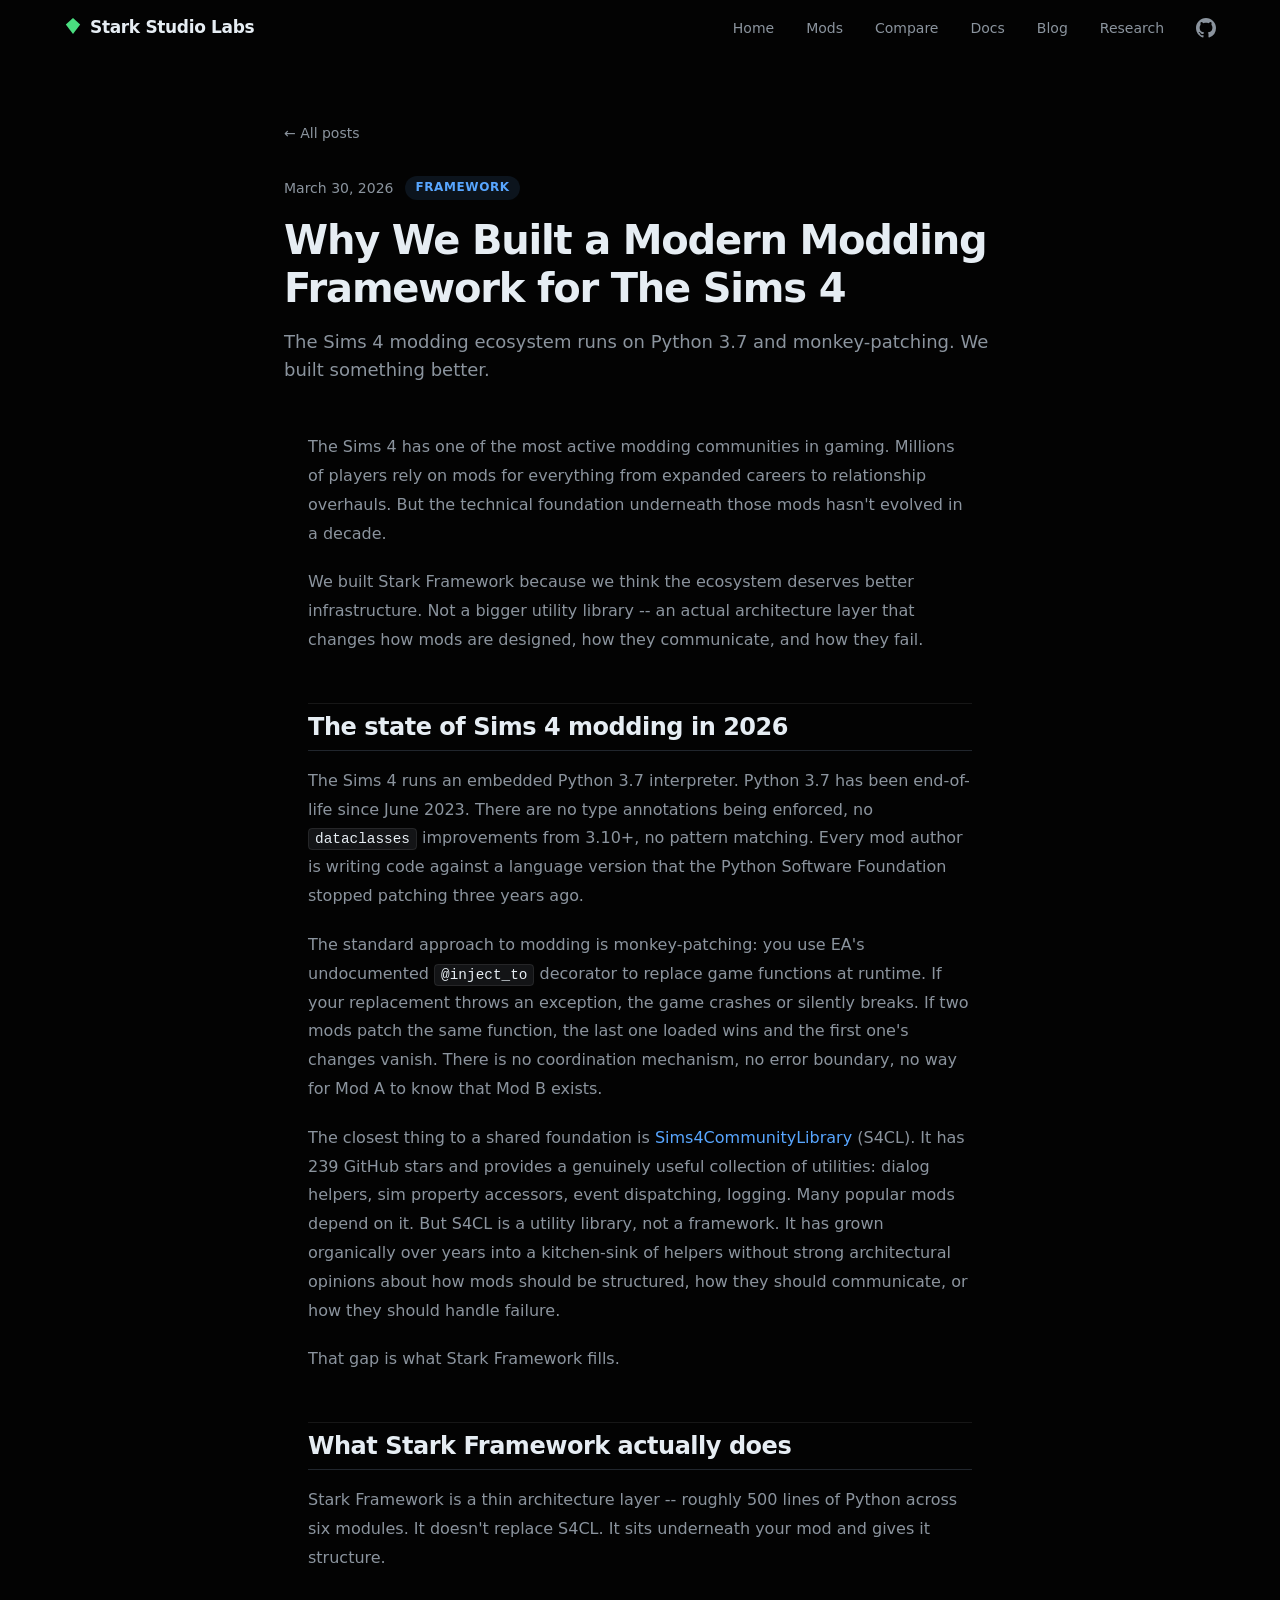
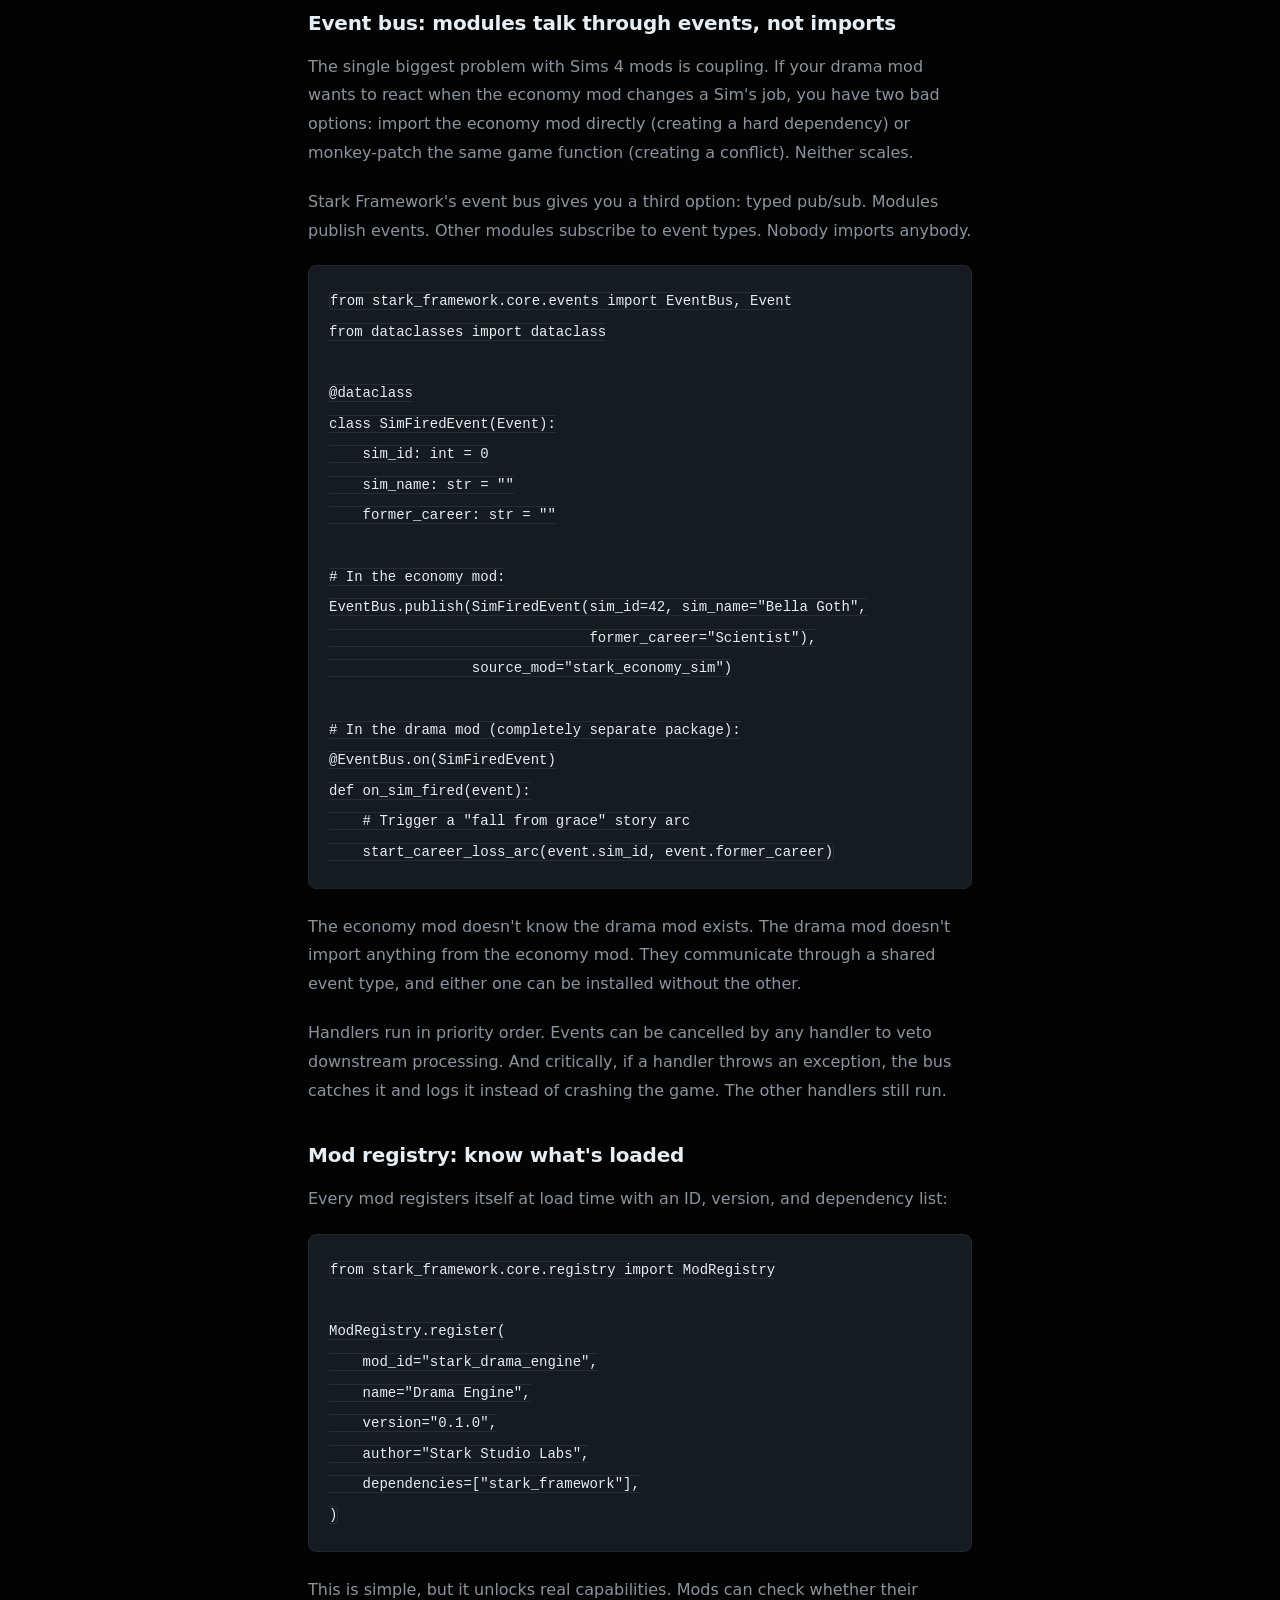
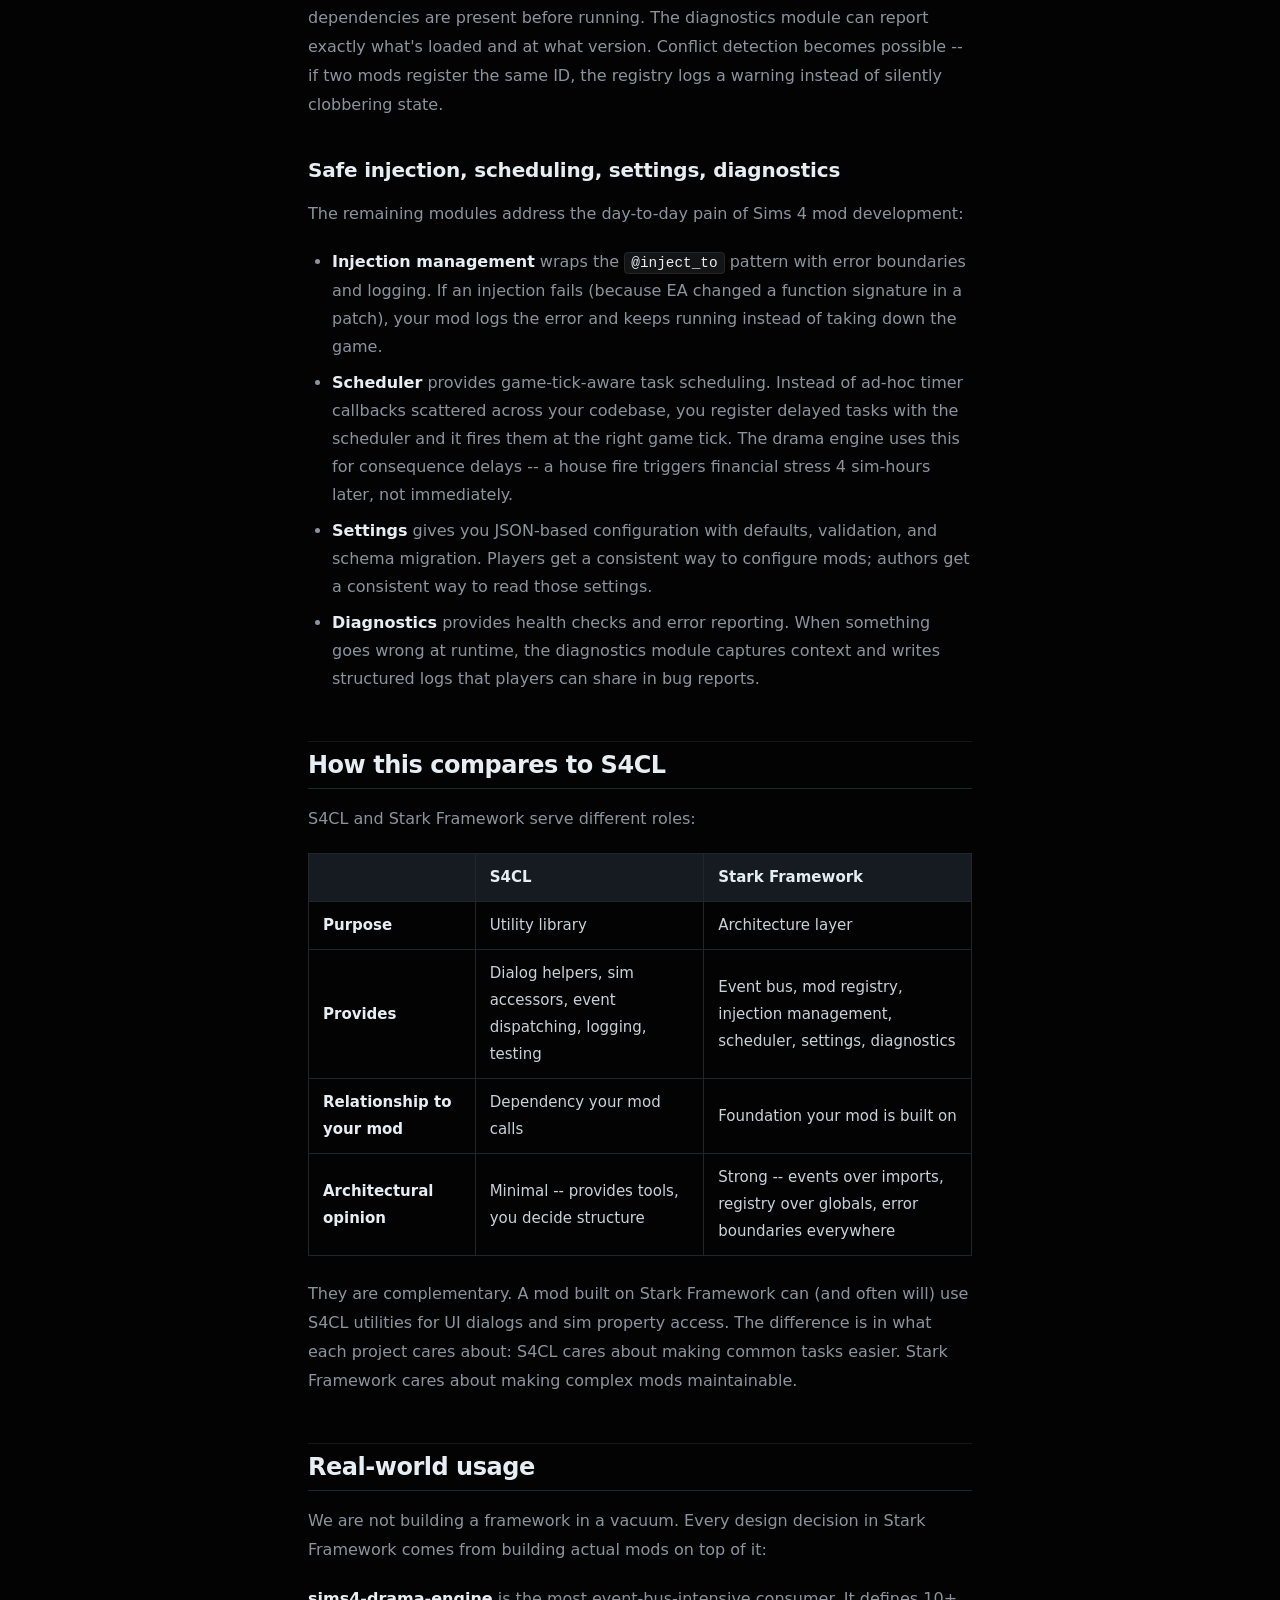
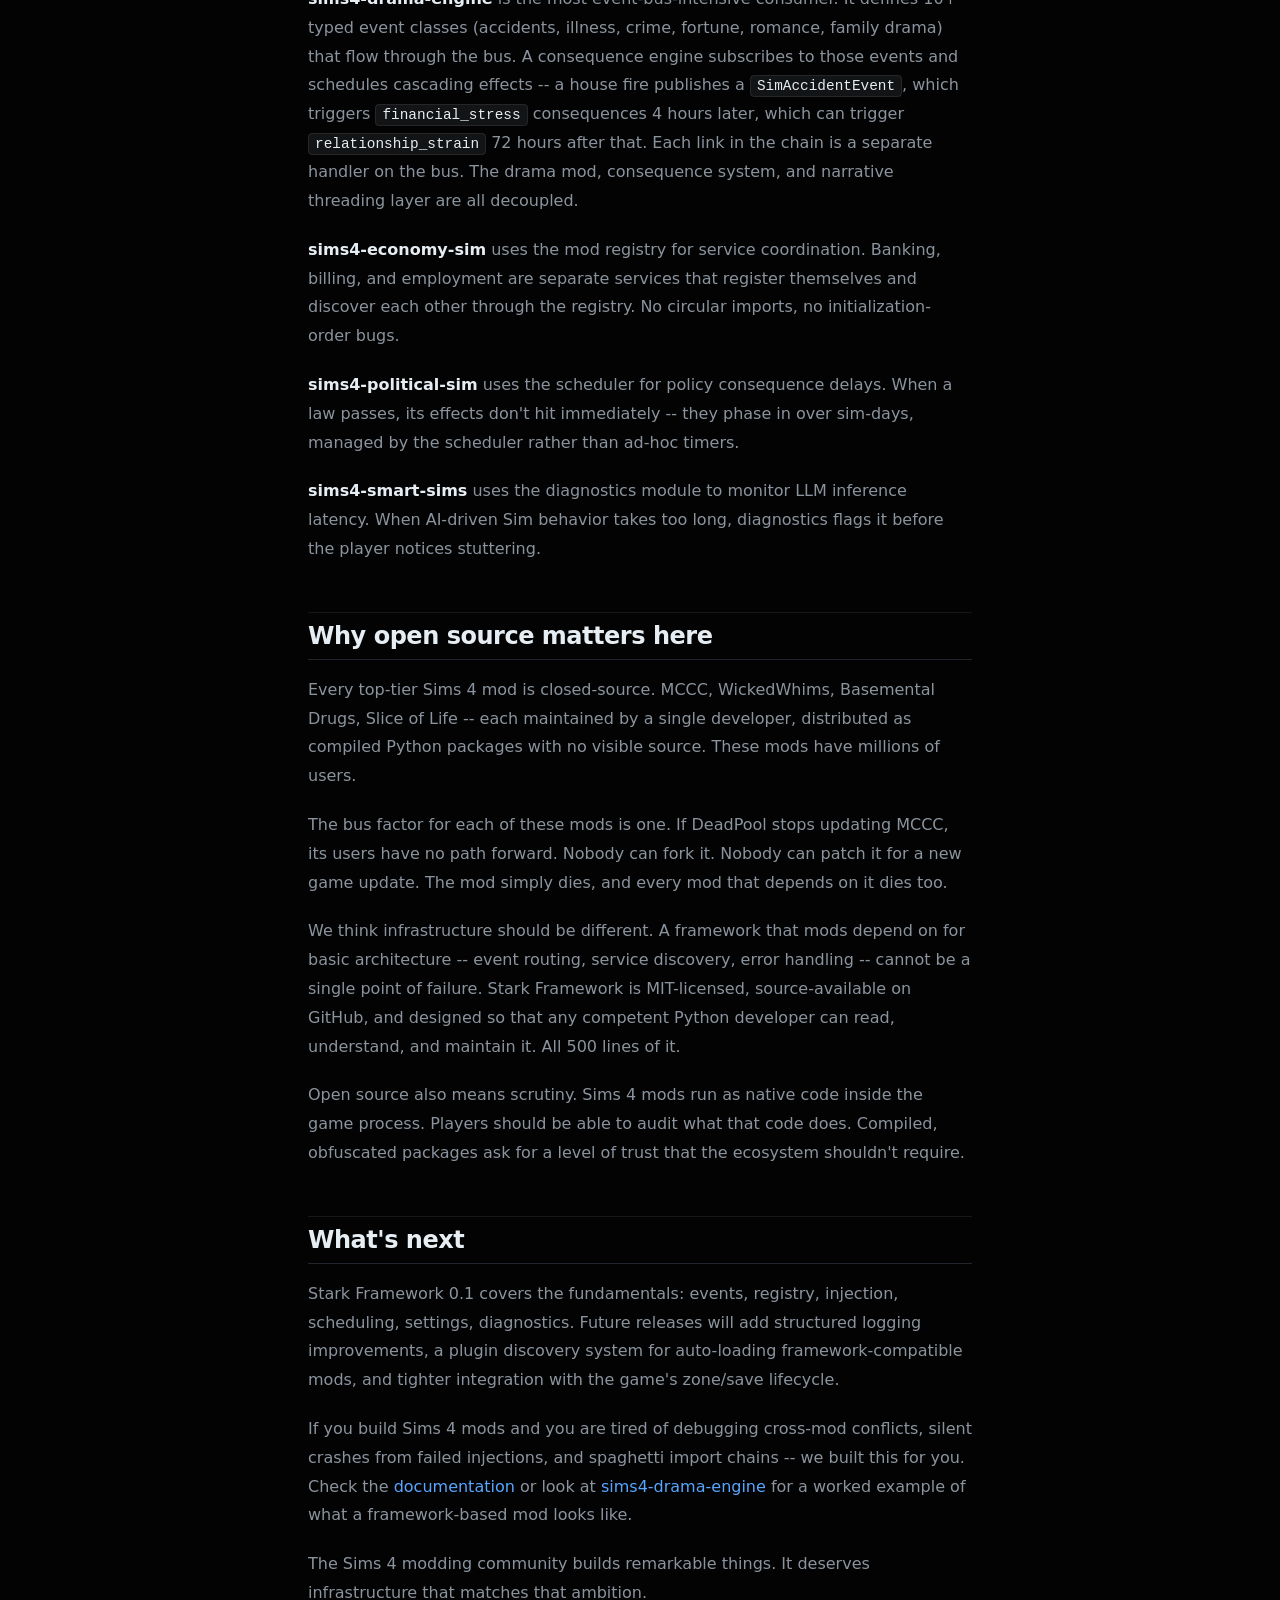
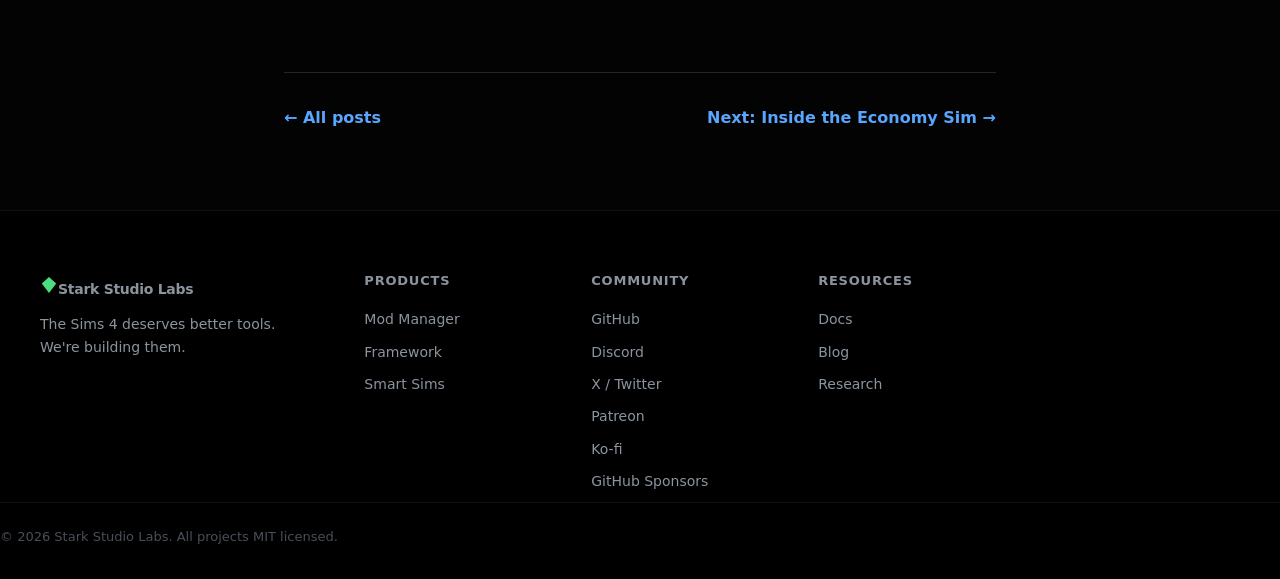
<file: blog/building-modern-framework.html>
<!DOCTYPE html>
<html lang="en">
<head>
  <meta charset="UTF-8">
  <meta name="viewport" content="width=device-width, initial-scale=1.0">
  <title>Why We Built a Modern Modding Framework for The Sims 4 — Stark Studio Labs</title>
  <meta name="description" content="The Sims 4 modding ecosystem runs on Python 3.7 and monkey-patching. We built something better.">
  <meta name="theme-color" content="#030303">
  <link rel="stylesheet" href="../styles.css">
  <link rel="icon" href="data:image/svg+xml,<svg xmlns='http://www.w3.org/2000/svg' viewBox='0 0 100 100'><polygon points='50,5 10,42 50,95 90,42' fill='%234ade80'/></svg>">
  <script src="../script.js" defer></script>
  <script async src="https://www.googletagmanager.com/gtag/js?id=G-LF8E245M6W"></script>
  <script>window.dataLayer=window.dataLayer||[];function gtag(){dataLayer.push(arguments)}gtag('js',new Date());gtag('config','G-LF8E245M6W');</script>
  <style>
    .post-container { max-width: 760px; margin: 0 auto; padding: 120px 24px 80px; }
    .post-back { display: inline-flex; align-items: center; gap: 6px; color: var(--color-text-muted, #8b949e); text-decoration: none; font-size: 0.875rem; margin-bottom: 32px; transition: color 0.2s; }
    .post-back:hover { color: var(--color-accent, #58a6ff); }
    .post-header { margin-bottom: 48px; }
    .post-meta { display: flex; align-items: center; gap: 12px; margin-bottom: 16px; flex-wrap: wrap; }
    .post-date { color: var(--color-text-muted, #8b949e); font-size: 0.875rem; }
    .post-tag { background: rgba(88,166,255,0.1); color: var(--color-accent, #58a6ff); padding: 2px 10px; border-radius: 12px; font-size: 0.75rem; font-weight: 600; text-transform: uppercase; letter-spacing: 0.05em; }
    .post-title { font-size: 2.5rem; font-weight: 800; line-height: 1.2; color: var(--color-text, #e6edf3); margin: 0 0 16px; }
    .post-excerpt { font-size: 1.125rem; color: var(--color-text-muted, #8b949e); line-height: 1.6; margin: 0; }
    .post-body { color: var(--color-text-secondary, #c9d1d9); line-height: 1.8; font-size: 1.0625rem; }
    .post-body h2 { font-size: 1.5rem; font-weight: 700; color: var(--color-text, #e6edf3); margin: 48px 0 16px; padding-bottom: 8px; border-bottom: 1px solid var(--color-border, #21262d); }
    .post-body h3 { font-size: 1.25rem; font-weight: 600; color: var(--color-text, #e6edf3); margin: 32px 0 12px; }
    .post-body p { margin: 0 0 20px; }
    .post-body a { color: var(--color-accent, #58a6ff); text-decoration: none; }
    .post-body a:hover { text-decoration: underline; }
    .post-body ul, .post-body ol { margin: 0 0 20px; padding-left: 24px; }
    .post-body li { margin-bottom: 8px; }
    .post-body strong { color: var(--color-text, #e6edf3); }
    .post-body code { background: rgba(110,118,129,0.15); color: #e6edf3; padding: 2px 6px; border-radius: 4px; font-size: 0.9em; font-family: 'SF Mono', 'Fira Code', monospace; }
    .post-body pre { background: #161b22; border: 1px solid var(--color-border, #21262d); border-radius: 8px; padding: 20px; overflow-x: auto; margin: 0 0 24px; }
    .post-body pre code { background: none; padding: 0; font-size: 0.875rem; line-height: 1.6; color: #e6edf3; }
    .post-body table { width: 100%; border-collapse: collapse; margin: 0 0 24px; font-size: 0.9375rem; }
    .post-body th { text-align: left; padding: 10px 14px; background: #161b22; color: var(--color-text, #e6edf3); font-weight: 600; border: 1px solid var(--color-border, #21262d); }
    .post-body td { padding: 10px 14px; border: 1px solid var(--color-border, #21262d); }
    .post-body blockquote { border-left: 3px solid var(--color-accent, #58a6ff); margin: 0 0 24px; padding: 12px 20px; background: rgba(88,166,255,0.05); border-radius: 0 8px 8px 0; }
    .post-footer-nav { display: flex; justify-content: space-between; align-items: center; margin-top: 64px; padding-top: 32px; border-top: 1px solid var(--color-border, #21262d); }
    .post-footer-link { color: var(--color-accent, #58a6ff); text-decoration: none; font-weight: 600; }
    .post-footer-link:hover { text-decoration: underline; }
    @media (max-width: 640px) { .post-title { font-size: 1.75rem; } .post-container { padding: 100px 16px 60px; } }
  </style>
</head>
<body>
  <nav class="nav nav-scrolled-always" id="nav">
    <div class="nav-inner">
      <a href="../index.html" class="nav-logo"><span class="nav-icon"><svg width="18" height="18" viewBox="0 0 100 100"><polygon points="50,5 10,42 50,95 90,42" fill="#4ade80"/></svg></span><span class="nav-wordmark">Stark Studio Labs</span></a>
            <div class="nav-links" id="navLinks">
        <a href="../index.html">Home</a>
        <a href="../mods.html">Mods</a>
        <a href="../compare.html">Compare</a>
        <a href="../docs.html">Docs</a>
        <a href="../blog.html" class="nav-active">Blog</a>
        <a href="../research.html">Research</a>
        <a href="https://github.com/stark-studio-labs" class="nav-gh" target="_blank" rel="noopener">
          <svg width="20" height="20" viewBox="0 0 16 16" fill="currentColor"><path d="M8 0C3.58 0 0 3.58 0 8c0 3.54 2.29 6.53 5.47 7.59.4.07.55-.17.55-.38 0-.19-.01-.82-.01-1.49-2.01.37-2.53-.49-2.69-.94-.09-.23-.48-.94-.82-1.13-.28-.15-.68-.52-.01-.53.63-.01 1.08.58 1.23.82.72 1.21 1.87.87 2.33.66.07-.52.28-.87.51-1.07-1.78-.2-3.64-.89-3.64-3.95 0-.87.31-1.59.82-2.15-.08-.2-.36-1.02.08-2.12 0 0 .67-.21 2.2.82.64-.18 1.32-.27 2-.27.68 0 1.36.09 2 .27 1.53-1.04 2.2-.82 2.2-.82.44 1.1.16 1.92.08 2.12.51.56.82 1.27.82 2.15 0 3.07-1.87 3.75-3.65 3.95.29.25.54.73.54 1.48 0 1.07-.01 1.93-.01 2.2 0 .21.15.46.55.38A8.013 8.013 0 0016 8c0-4.42-3.58-8-8-8z"/></svg>
        </a>
      </div>
      <button class="nav-mobile-toggle" id="nav-toggle" aria-label="Menu"><span></span><span></span><span></span></button>
    </div>
  </nav>

  <div class="post-container">
    <a href="../blog.html" class="post-back">&larr; All posts</a>
    <header class="post-header">
      <div class="post-meta">
        <span class="post-date">March 30, 2026</span>
        <span class="post-tag">Framework</span>
      </div>
      <h1 class="post-title">Why We Built a Modern Modding Framework for The Sims 4</h1>
      <p class="post-excerpt">The Sims 4 modding ecosystem runs on Python 3.7 and monkey-patching. We built something better.</p>
    </header>
    <article class="post-body">
      <p>The Sims 4 has one of the most active modding communities in gaming. Millions of players rely on mods for everything from expanded careers to relationship overhauls. But the technical foundation underneath those mods hasn't evolved in a decade.</p>

      <p>We built Stark Framework because we think the ecosystem deserves better infrastructure. Not a bigger utility library -- an actual architecture layer that changes how mods are designed, how they communicate, and how they fail.</p>

      <h2>The state of Sims 4 modding in 2026</h2>

      <p>The Sims 4 runs an embedded Python 3.7 interpreter. Python 3.7 has been end-of-life since June 2023. There are no type annotations being enforced, no <code>dataclasses</code> improvements from 3.10+, no pattern matching. Every mod author is writing code against a language version that the Python Software Foundation stopped patching three years ago.</p>

      <p>The standard approach to modding is monkey-patching: you use EA's undocumented <code>@inject_to</code> decorator to replace game functions at runtime. If your replacement throws an exception, the game crashes or silently breaks. If two mods patch the same function, the last one loaded wins and the first one's changes vanish. There is no coordination mechanism, no error boundary, no way for Mod A to know that Mod B exists.</p>

      <p>The closest thing to a shared foundation is <a href="https://github.com/ColonolNutty/Sims4CommunityLibrary">Sims4CommunityLibrary</a> (S4CL). It has 239 GitHub stars and provides a genuinely useful collection of utilities: dialog helpers, sim property accessors, event dispatching, logging. Many popular mods depend on it. But S4CL is a utility library, not a framework. It has grown organically over years into a kitchen-sink of helpers without strong architectural opinions about how mods should be structured, how they should communicate, or how they should handle failure.</p>

      <p>That gap is what Stark Framework fills.</p>

      <h2>What Stark Framework actually does</h2>

      <p>Stark Framework is a thin architecture layer -- roughly 500 lines of Python across six modules. It doesn't replace S4CL. It sits underneath your mod and gives it structure.</p>

      <h3>Event bus: modules talk through events, not imports</h3>

      <p>The single biggest problem with Sims 4 mods is coupling. If your drama mod wants to react when the economy mod changes a Sim's job, you have two bad options: import the economy mod directly (creating a hard dependency) or monkey-patch the same game function (creating a conflict). Neither scales.</p>

      <p>Stark Framework's event bus gives you a third option: typed pub/sub. Modules publish events. Other modules subscribe to event types. Nobody imports anybody.</p>

<pre><code>from stark_framework.core.events import EventBus, Event
from dataclasses import dataclass

@dataclass
class SimFiredEvent(Event):
    sim_id: int = 0
    sim_name: str = ""
    former_career: str = ""

# In the economy mod:
EventBus.publish(SimFiredEvent(sim_id=42, sim_name="Bella Goth",
                               former_career="Scientist"),
                 source_mod="stark_economy_sim")

# In the drama mod (completely separate package):
@EventBus.on(SimFiredEvent)
def on_sim_fired(event):
    # Trigger a "fall from grace" story arc
    start_career_loss_arc(event.sim_id, event.former_career)</code></pre>

      <p>The economy mod doesn't know the drama mod exists. The drama mod doesn't import anything from the economy mod. They communicate through a shared event type, and either one can be installed without the other.</p>

      <p>Handlers run in priority order. Events can be cancelled by any handler to veto downstream processing. And critically, if a handler throws an exception, the bus catches it and logs it instead of crashing the game. The other handlers still run.</p>

      <h3>Mod registry: know what's loaded</h3>

      <p>Every mod registers itself at load time with an ID, version, and dependency list:</p>

<pre><code>from stark_framework.core.registry import ModRegistry

ModRegistry.register(
    mod_id="stark_drama_engine",
    name="Drama Engine",
    version="0.1.0",
    author="Stark Studio Labs",
    dependencies=["stark_framework"],
)</code></pre>

      <p>This is simple, but it unlocks real capabilities. Mods can check whether their dependencies are present before running. The diagnostics module can report exactly what's loaded and at what version. Conflict detection becomes possible -- if two mods register the same ID, the registry logs a warning instead of silently clobbering state.</p>

      <h3>Safe injection, scheduling, settings, diagnostics</h3>

      <p>The remaining modules address the day-to-day pain of Sims 4 mod development:</p>

      <ul>
        <li><strong>Injection management</strong> wraps the <code>@inject_to</code> pattern with error boundaries and logging. If an injection fails (because EA changed a function signature in a patch), your mod logs the error and keeps running instead of taking down the game.</li>
        <li><strong>Scheduler</strong> provides game-tick-aware task scheduling. Instead of ad-hoc timer callbacks scattered across your codebase, you register delayed tasks with the scheduler and it fires them at the right game tick. The drama engine uses this for consequence delays -- a house fire triggers financial stress 4 sim-hours later, not immediately.</li>
        <li><strong>Settings</strong> gives you JSON-based configuration with defaults, validation, and schema migration. Players get a consistent way to configure mods; authors get a consistent way to read those settings.</li>
        <li><strong>Diagnostics</strong> provides health checks and error reporting. When something goes wrong at runtime, the diagnostics module captures context and writes structured logs that players can share in bug reports.</li>
      </ul>

      <h2>How this compares to S4CL</h2>

      <p>S4CL and Stark Framework serve different roles:</p>

      <table>
        <thead>
          <tr>
            <th></th>
            <th>S4CL</th>
            <th>Stark Framework</th>
          </tr>
        </thead>
        <tbody>
          <tr>
            <td><strong>Purpose</strong></td>
            <td>Utility library</td>
            <td>Architecture layer</td>
          </tr>
          <tr>
            <td><strong>Provides</strong></td>
            <td>Dialog helpers, sim accessors, event dispatching, logging, testing</td>
            <td>Event bus, mod registry, injection management, scheduler, settings, diagnostics</td>
          </tr>
          <tr>
            <td><strong>Relationship to your mod</strong></td>
            <td>Dependency your mod calls</td>
            <td>Foundation your mod is built on</td>
          </tr>
          <tr>
            <td><strong>Architectural opinion</strong></td>
            <td>Minimal -- provides tools, you decide structure</td>
            <td>Strong -- events over imports, registry over globals, error boundaries everywhere</td>
          </tr>
        </tbody>
      </table>

      <p>They are complementary. A mod built on Stark Framework can (and often will) use S4CL utilities for UI dialogs and sim property access. The difference is in what each project cares about: S4CL cares about making common tasks easier. Stark Framework cares about making complex mods maintainable.</p>

      <h2>Real-world usage</h2>

      <p>We are not building a framework in a vacuum. Every design decision in Stark Framework comes from building actual mods on top of it:</p>

      <p><strong>sims4-drama-engine</strong> is the most event-bus-intensive consumer. It defines 10+ typed event classes (accidents, illness, crime, fortune, romance, family drama) that flow through the bus. A consequence engine subscribes to those events and schedules cascading effects -- a house fire publishes a <code>SimAccidentEvent</code>, which triggers <code>financial_stress</code> consequences 4 hours later, which can trigger <code>relationship_strain</code> 72 hours after that. Each link in the chain is a separate handler on the bus. The drama mod, consequence system, and narrative threading layer are all decoupled.</p>

      <p><strong>sims4-economy-sim</strong> uses the mod registry for service coordination. Banking, billing, and employment are separate services that register themselves and discover each other through the registry. No circular imports, no initialization-order bugs.</p>

      <p><strong>sims4-political-sim</strong> uses the scheduler for policy consequence delays. When a law passes, its effects don't hit immediately -- they phase in over sim-days, managed by the scheduler rather than ad-hoc timers.</p>

      <p><strong>sims4-smart-sims</strong> uses the diagnostics module to monitor LLM inference latency. When AI-driven Sim behavior takes too long, diagnostics flags it before the player notices stuttering.</p>

      <h2>Why open source matters here</h2>

      <p>Every top-tier Sims 4 mod is closed-source. MCCC, WickedWhims, Basemental Drugs, Slice of Life -- each maintained by a single developer, distributed as compiled Python packages with no visible source. These mods have millions of users.</p>

      <p>The bus factor for each of these mods is one. If DeadPool stops updating MCCC, its users have no path forward. Nobody can fork it. Nobody can patch it for a new game update. The mod simply dies, and every mod that depends on it dies too.</p>

      <p>We think infrastructure should be different. A framework that mods depend on for basic architecture -- event routing, service discovery, error handling -- cannot be a single point of failure. Stark Framework is MIT-licensed, source-available on GitHub, and designed so that any competent Python developer can read, understand, and maintain it. All 500 lines of it.</p>

      <p>Open source also means scrutiny. Sims 4 mods run as native code inside the game process. Players should be able to audit what that code does. Compiled, obfuscated packages ask for a level of trust that the ecosystem shouldn't require.</p>

      <h2>What's next</h2>

      <p>Stark Framework 0.1 covers the fundamentals: events, registry, injection, scheduling, settings, diagnostics. Future releases will add structured logging improvements, a plugin discovery system for auto-loading framework-compatible mods, and tighter integration with the game's zone/save lifecycle.</p>

      <p>If you build Sims 4 mods and you are tired of debugging cross-mod conflicts, silent crashes from failed injections, and spaghetti import chains -- we built this for you. Check the <a href="/docs">documentation</a> or look at <a href="https://github.com/stark-studio-labs/sims4-drama-engine">sims4-drama-engine</a> for a worked example of what a framework-based mod looks like.</p>

      <p>The Sims 4 modding community builds remarkable things. It deserves infrastructure that matches that ambition.</p>
    </article>
    <nav class="post-footer-nav">
      <a href="../blog.html" class="post-footer-link">&larr; All posts</a>
      <a href="inside-economy-sim.html" class="post-footer-link">Next: Inside the Economy Sim &rarr;</a>
    </nav>
  </div>

  <footer class="footer">
    <div class="footer-grid">
      <div class="footer-col footer-brand">
        <a href="../index.html" class="footer-logo"><span class="nav-icon"><svg width="18" height="18" viewBox="0 0 100 100"><polygon points="50,5 10,42 50,95 90,42" fill="#4ade80"/></svg></span><span>Stark Studio Labs</span></a>
        <p class="footer-tagline">The Sims 4 deserves better tools. We're building them.</p>
      </div>
      <div class="footer-col"><h4>Products</h4><a href="https://github.com/stark-studio-labs/sims4-mod-manager">Mod Manager</a><a href="https://github.com/stark-studio-labs/sims4-stark-framework">Framework</a><a href="https://github.com/stark-studio-labs/sims4-smart-sims">Smart Sims</a></div>
      <div class="footer-col"><h4>Community</h4><a href="https://github.com/stark-studio-labs">GitHub</a><a href="https://discord.gg/starkstudiolabs">Discord</a><a href="https://x.com/starkstudiolabs">X / Twitter</a><a href="https://patreon.com/c/Shadowstarrk" target="_blank" rel="noopener">Patreon</a><a href="https://ko-fi.com/starkstudiolabs" target="_blank" rel="noopener">Ko-fi</a><a href="https://github.com/sponsors/stark-studio-labs" target="_blank" rel="noopener">GitHub Sponsors</a></div>
      <div class="footer-col"><h4>Resources</h4><a href="../docs.html">Docs</a><a href="../blog.html">Blog</a><a href="../research.html">Research</a></div>
    </div>
    <div class="footer-bottom"><p>&copy; 2026 Stark Studio Labs. All projects MIT licensed.</p></div>
  </footer>
  <script src="../events.js"></script>
</body>
</html>
</file>
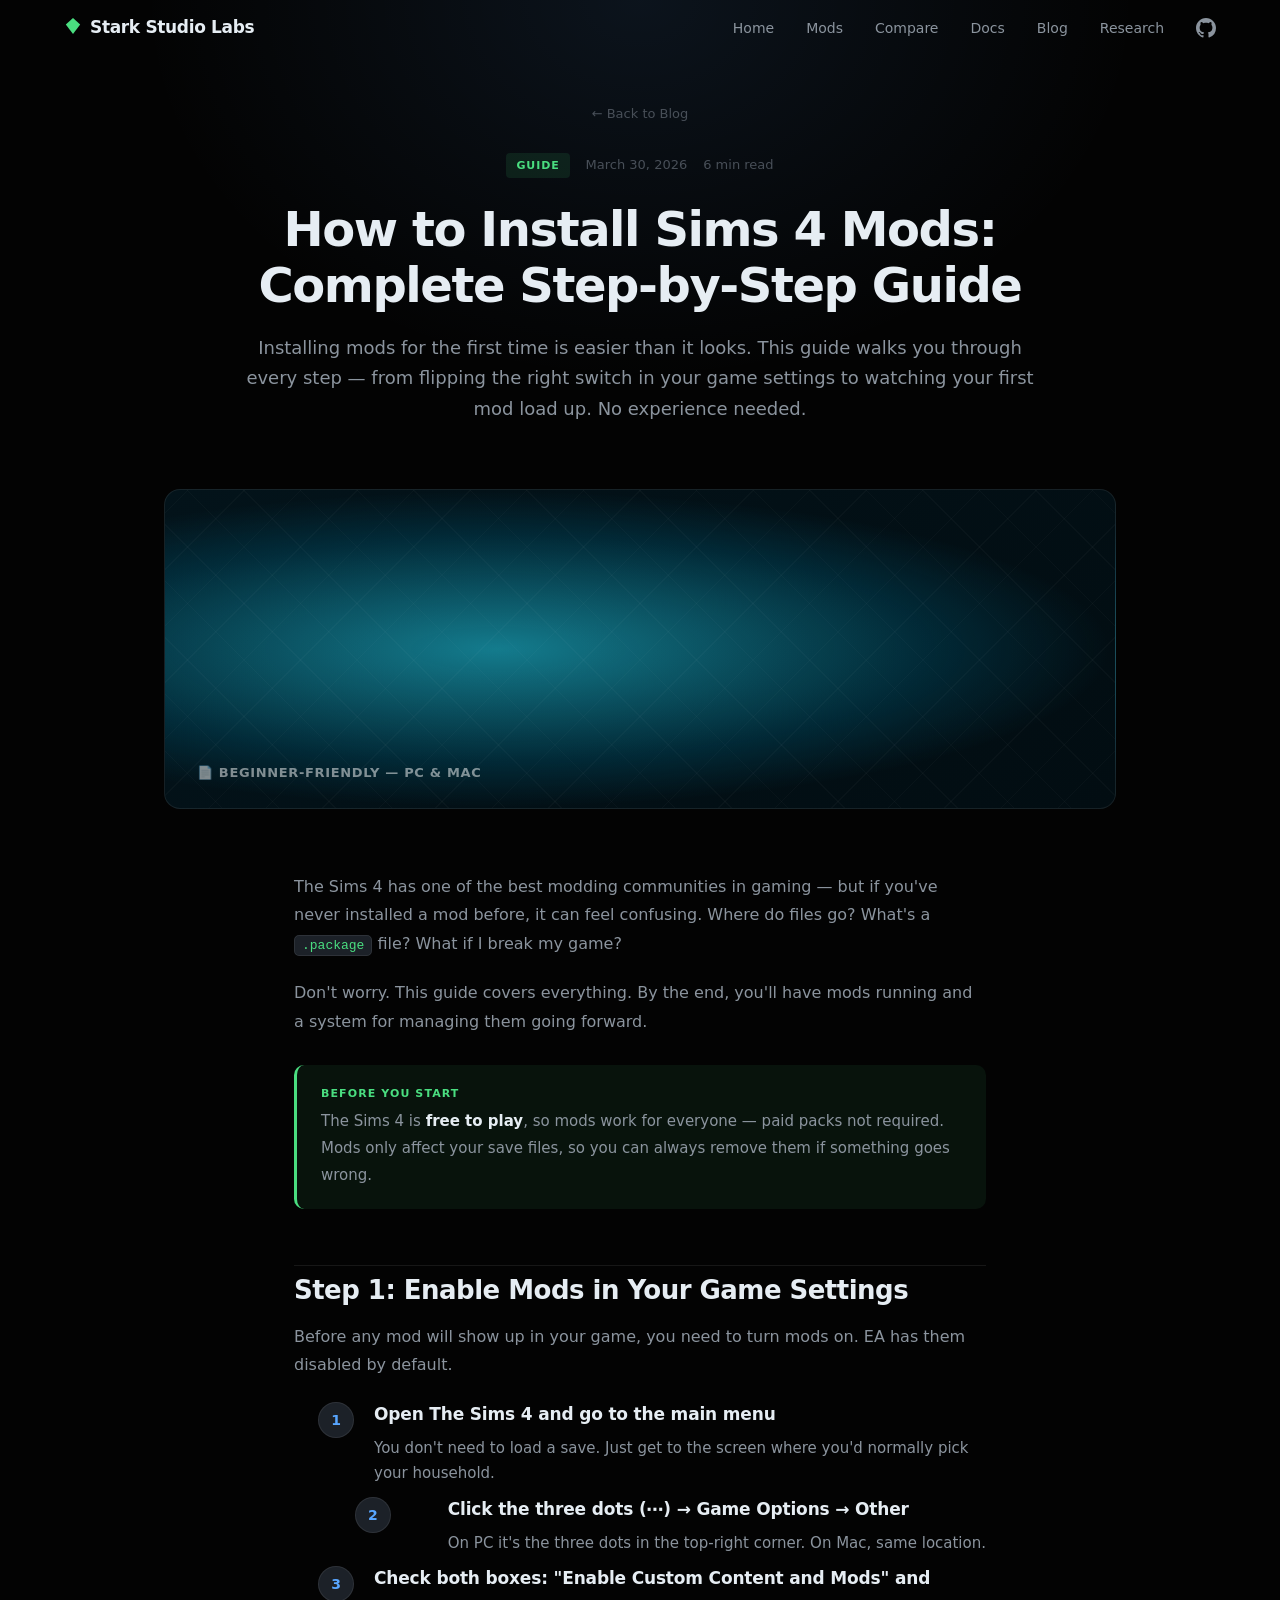
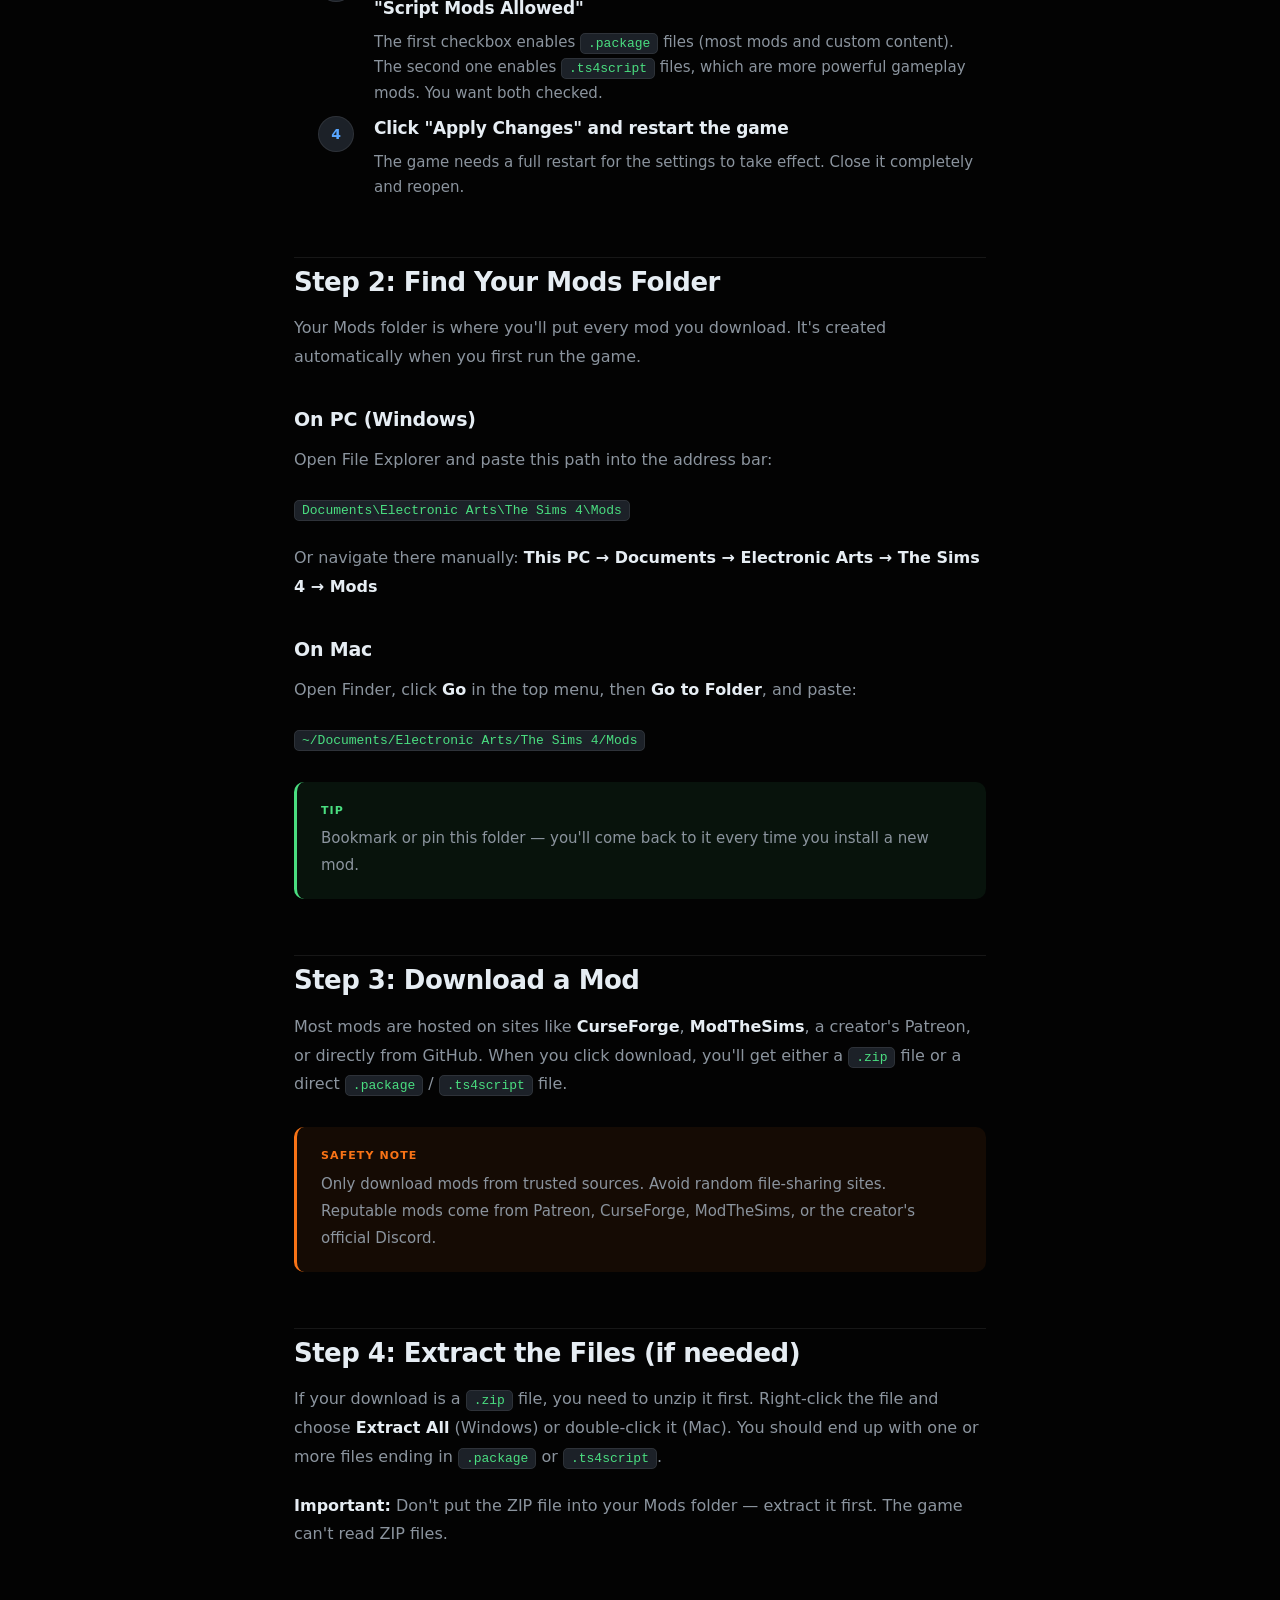
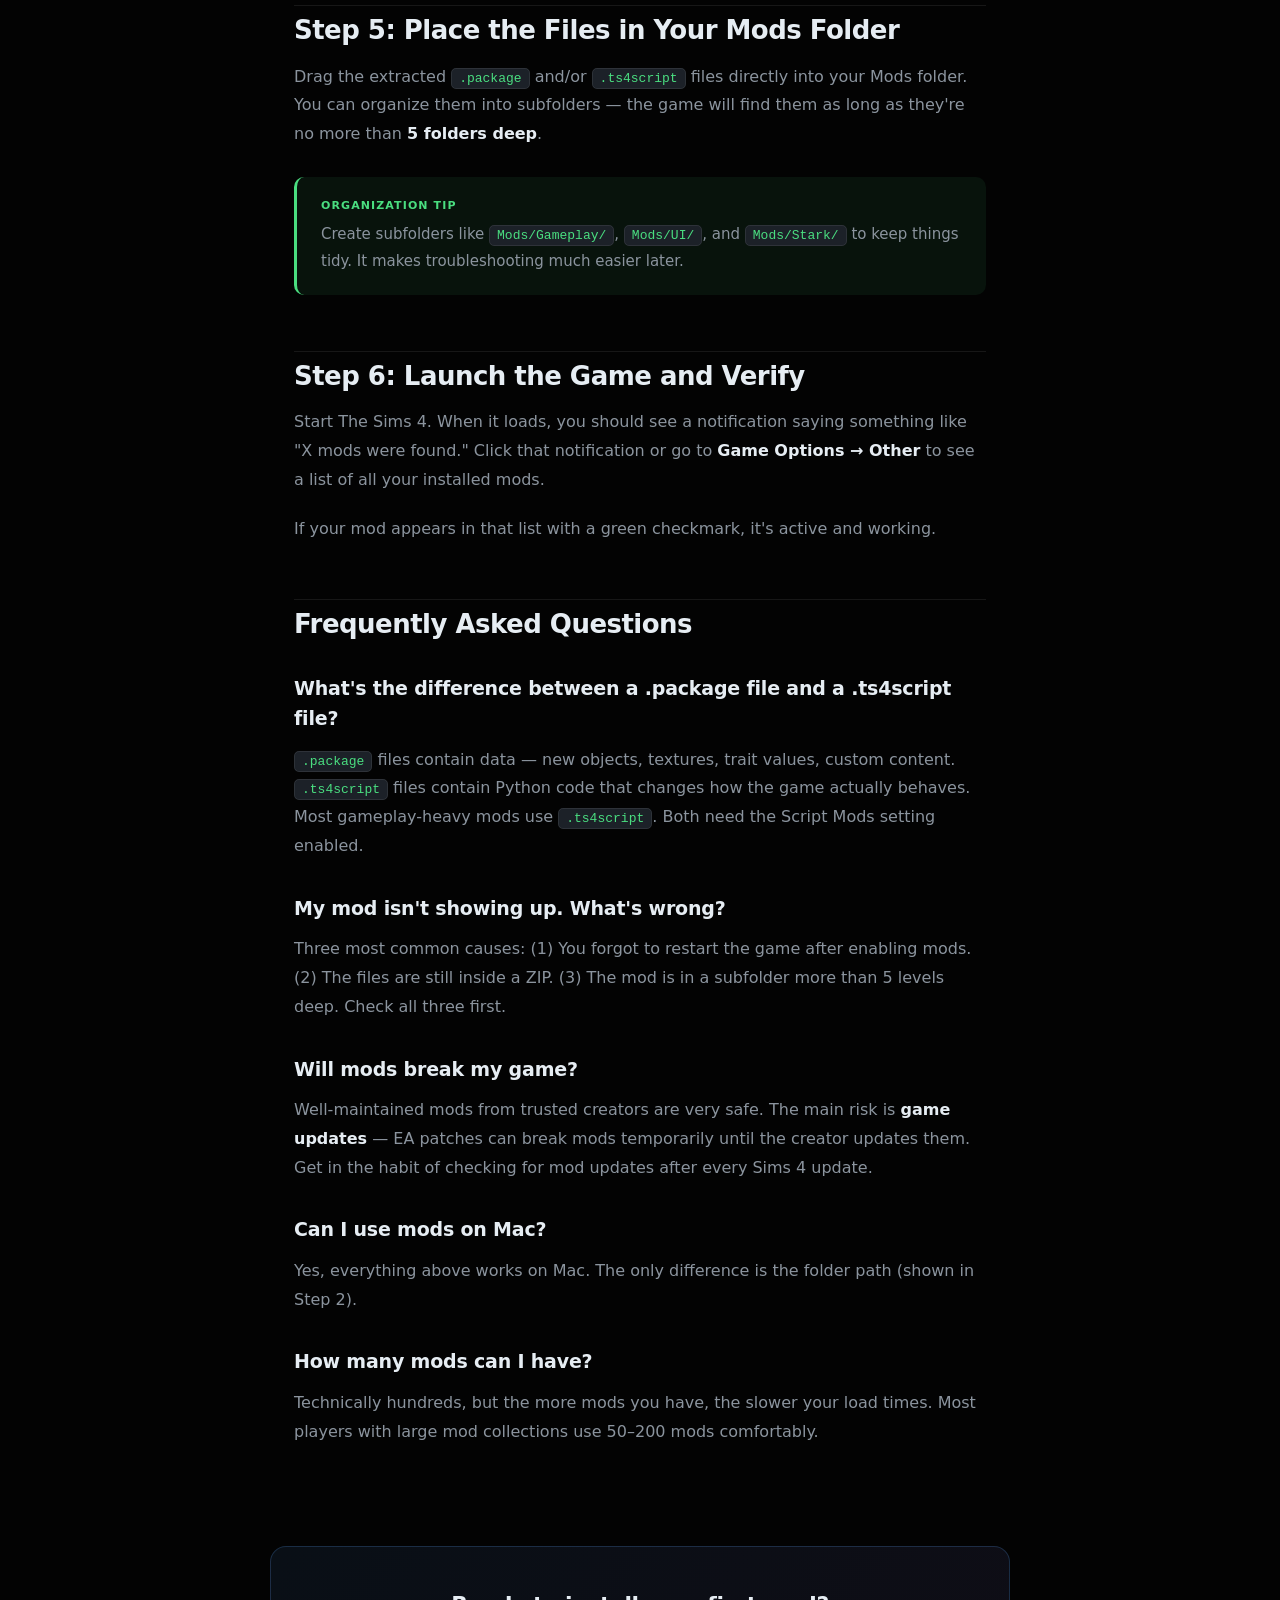
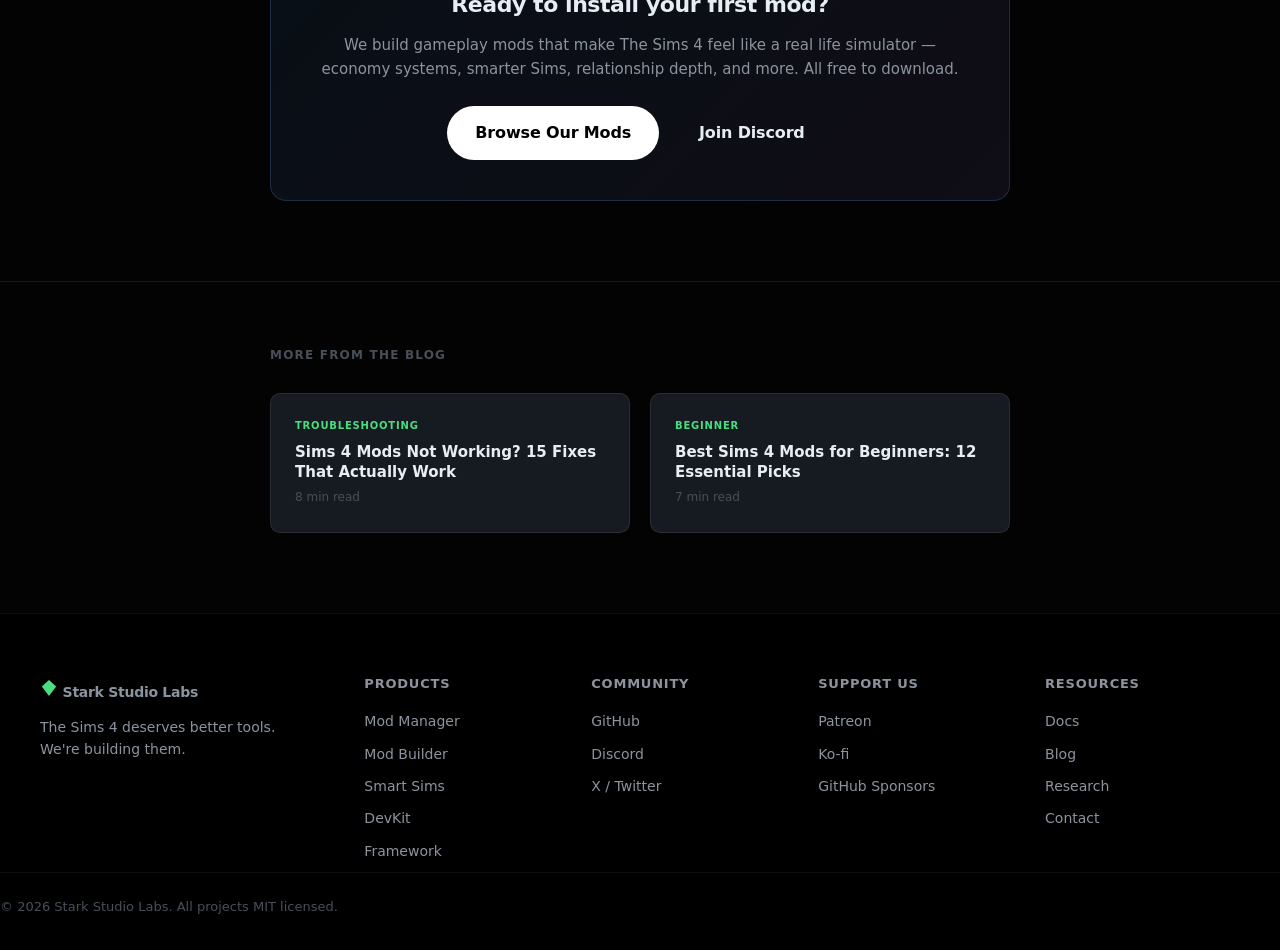
<file: blog/how-to-install-sims4-mods.html>
<!DOCTYPE html>
<html lang="en">
<head>
  <meta charset="UTF-8">
  <meta name="viewport" content="width=device-width, initial-scale=1.0">
  <title>How to Install Sims 4 Mods: Complete Step-by-Step Guide (2026) — Stark Studio Labs</title>
  <meta name="description" content="Learn exactly how to install Sims 4 mods in 2026. Step-by-step guide for PC and Mac — from enabling mods in settings to placing files in the right folder.">
  <meta name="theme-color" content="#030303">
  <meta property="og:title" content="How to Install Sims 4 Mods: Complete Guide (2026)">
  <meta property="og:description" content="Step-by-step: enable mods, find your Mods folder, download your first mod, and get it working. No experience needed.">
  <meta property="og:type" content="article">
  <meta property="og:url" content="https://stark-studio-labs.github.io/blog/how-to-install-sims4-mods.html">
  <meta property="og:image" content="https://stark-studio-labs.github.io/assets/banner.png">
  <meta property="og:site_name" content="Stark Studio Labs">
  <meta name="twitter:card" content="summary_large_image">
  <meta name="twitter:title" content="How to Install Sims 4 Mods: Complete Guide (2026)">
  <meta name="twitter:description" content="Step-by-step guide — enable mods, find the folder, download and install. Works on PC and Mac.">
  <meta name="twitter:image" content="https://stark-studio-labs.github.io/assets/banner.png">
  <link rel="canonical" href="https://stark-studio-labs.github.io/blog/how-to-install-sims4-mods.html">
  <link rel="stylesheet" href="../styles.css">
  <link rel="icon" href="data:image/svg+xml,<svg xmlns='http://www.w3.org/2000/svg' viewBox='0 0 100 100'><polygon points='50,5 10,42 50,95 90,42' fill='%234ade80'/></svg>">
  <script src="../script.js" defer></script>
  <script async src="https://www.googletagmanager.com/gtag/js?id=G-LF8E245M6W"></script>
  <script>
    window.dataLayer = window.dataLayer || [];
    function gtag(){dataLayer.push(arguments);}
    gtag('js', new Date());
    gtag('config', 'G-LF8E245M6W');
  </script>
</head>
<body>

  <!-- NAV -->
  <nav class="nav nav-scrolled-always" id="nav">
    <div class="nav-inner">
      <a href="../index.html" class="nav-logo">
        <span class="nav-icon"><svg width="18" height="18" viewBox="0 0 100 100"><polygon points="50,5 10,42 50,95 90,42" fill="#4ade80"/></svg></span>
        <span class="nav-wordmark">Stark Studio Labs</span>
      </a>
            <div class="nav-links" id="navLinks">
        <a href="../index.html">Home</a>
        <a href="../mods.html">Mods</a>
        <a href="../compare.html">Compare</a>
        <a href="../docs.html">Docs</a>
        <a href="../blog.html" class="nav-active">Blog</a>
        <a href="../research.html">Research</a>
        <a href="https://github.com/stark-studio-labs" class="nav-gh" target="_blank" rel="noopener">
          <svg width="20" height="20" viewBox="0 0 16 16" fill="currentColor"><path d="M8 0C3.58 0 0 3.58 0 8c0 3.54 2.29 6.53 5.47 7.59.4.07.55-.17.55-.38 0-.19-.01-.82-.01-1.49-2.01.37-2.53-.49-2.69-.94-.09-.23-.48-.94-.82-1.13-.28-.15-.68-.52-.01-.53.63-.01 1.08.58 1.23.82.72 1.21 1.87.87 2.33.66.07-.52.28-.87.51-1.07-1.78-.2-3.64-.89-3.64-3.95 0-.87.31-1.59.82-2.15-.08-.2-.36-1.02.08-2.12 0 0 .67-.21 2.2.82.64-.18 1.32-.27 2-.27.68 0 1.36.09 2 .27 1.53-1.04 2.2-.82 2.2-.82.44 1.1.16 1.92.08 2.12.51.56.82 1.27.82 2.15 0 3.07-1.87 3.75-3.65 3.95.29.25.54.73.54 1.48 0 1.07-.01 1.93-.01 2.2 0 .21.15.46.55.38A8.013 8.013 0 0016 8c0-4.42-3.58-8-8-8z"/></svg>
        </a>
      </div>
      <button class="nav-mobile-toggle" id="nav-toggle" aria-label="Menu">
        <span></span><span></span><span></span>
      </button>
    </div>
  </nav>

  <!-- POST HERO -->
  <section class="post-hero">
    <div class="post-hero-inner">
      <a href="../blog.html" class="post-breadcrumb">&#8592; Back to Blog</a>
      <div class="post-meta-row">
        <span class="post-tag">Guide</span>
        <span class="post-date">March 30, 2026</span>
        <span class="post-read-time">6 min read</span>
      </div>
      <h1 class="post-title">How to Install Sims 4 Mods:<br>Complete Step-by-Step Guide</h1>
      <p class="post-lead">Installing mods for the first time is easier than it looks. This guide walks you through every step — from flipping the right switch in your game settings to watching your first mod load up. No experience needed.</p>
    </div>
  </section>

  <!-- COVER -->
  <div class="post-cover-wrap">
    <div class="post-cover-img post-cover-img--install">
      <div class="post-cover-pattern"></div>
      <div class="post-cover-label">&#128196; Beginner-friendly &mdash; PC &amp; Mac</div>
    </div>
  </div>

  <!-- ARTICLE -->
  <article class="post-article">
    <div class="post-body">

      <p>The Sims 4 has one of the best modding communities in gaming — but if you've never installed a mod before, it can feel confusing. Where do files go? What's a <code>.package</code> file? What if I break my game?</p>
      <p>Don't worry. This guide covers everything. By the end, you'll have mods running and a system for managing them going forward.</p>

      <div class="callout callout--tip">
        <div class="callout-label">Before you start</div>
        <p>The Sims 4 is <strong>free to play</strong>, so mods work for everyone — paid packs not required. Mods only affect your save files, so you can always remove them if something goes wrong.</p>
      </div>

      <h2>Step 1: Enable Mods in Your Game Settings</h2>
      <p>Before any mod will show up in your game, you need to turn mods on. EA has them disabled by default.</p>

      <ol class="step-list">
        <li class="step-item">
          <div class="step-num">1</div>
          <div class="step-content">
            <h3>Open The Sims 4 and go to the main menu</h3>
            <p>You don't need to load a save. Just get to the screen where you'd normally pick your household.</p>
          </div>
        </li>
        <li class="step-item">
          <div class="step-num">2</div>
          <div class="step-content">
            <h3>Click the three dots (&#8943;) &rarr; Game Options &rarr; Other</h3>
            <p>On PC it's the three dots in the top-right corner. On Mac, same location.</p>
          </div>
        </li>
        <li class="step-item">
          <div class="step-num">3</div>
          <div class="step-content">
            <h3>Check both boxes: "Enable Custom Content and Mods" and "Script Mods Allowed"</h3>
            <p>The first checkbox enables <code>.package</code> files (most mods and custom content). The second one enables <code>.ts4script</code> files, which are more powerful gameplay mods. You want both checked.</p>
          </div>
        </li>
        <li class="step-item">
          <div class="step-num">4</div>
          <div class="step-content">
            <h3>Click "Apply Changes" and restart the game</h3>
            <p>The game needs a full restart for the settings to take effect. Close it completely and reopen.</p>
          </div>
        </li>
      </ol>

      <h2>Step 2: Find Your Mods Folder</h2>
      <p>Your Mods folder is where you'll put every mod you download. It's created automatically when you first run the game.</p>

      <h3>On PC (Windows)</h3>
      <p>Open File Explorer and paste this path into the address bar:</p>
      <p><code>Documents\Electronic Arts\The Sims 4\Mods</code></p>
      <p>Or navigate there manually: <strong>This PC &rarr; Documents &rarr; Electronic Arts &rarr; The Sims 4 &rarr; Mods</strong></p>

      <h3>On Mac</h3>
      <p>Open Finder, click <strong>Go</strong> in the top menu, then <strong>Go to Folder</strong>, and paste:</p>
      <p><code>~/Documents/Electronic Arts/The Sims 4/Mods</code></p>

      <div class="callout callout--tip">
        <div class="callout-label">Tip</div>
        <p>Bookmark or pin this folder — you'll come back to it every time you install a new mod.</p>
      </div>

      <h2>Step 3: Download a Mod</h2>
      <p>Most mods are hosted on sites like <strong>CurseForge</strong>, <strong>ModTheSims</strong>, a creator's Patreon, or directly from GitHub. When you click download, you'll get either a <code>.zip</code> file or a direct <code>.package</code> / <code>.ts4script</code> file.</p>

      <div class="callout callout--warning">
        <div class="callout-label">Safety note</div>
        <p>Only download mods from trusted sources. Avoid random file-sharing sites. Reputable mods come from Patreon, CurseForge, ModTheSims, or the creator's official Discord.</p>
      </div>

      <h2>Step 4: Extract the Files (if needed)</h2>
      <p>If your download is a <code>.zip</code> file, you need to unzip it first. Right-click the file and choose <strong>Extract All</strong> (Windows) or double-click it (Mac). You should end up with one or more files ending in <code>.package</code> or <code>.ts4script</code>.</p>
      <p><strong>Important:</strong> Don't put the ZIP file into your Mods folder — extract it first. The game can't read ZIP files.</p>

      <h2>Step 5: Place the Files in Your Mods Folder</h2>
      <p>Drag the extracted <code>.package</code> and/or <code>.ts4script</code> files directly into your Mods folder. You can organize them into subfolders — the game will find them as long as they're no more than <strong>5 folders deep</strong>.</p>

      <div class="callout callout--tip">
        <div class="callout-label">Organization tip</div>
        <p>Create subfolders like <code>Mods/Gameplay/</code>, <code>Mods/UI/</code>, and <code>Mods/Stark/</code> to keep things tidy. It makes troubleshooting much easier later.</p>
      </div>

      <h2>Step 6: Launch the Game and Verify</h2>
      <p>Start The Sims 4. When it loads, you should see a notification saying something like "X mods were found." Click that notification or go to <strong>Game Options &rarr; Other</strong> to see a list of all your installed mods.</p>
      <p>If your mod appears in that list with a green checkmark, it's active and working.</p>

      <h2>Frequently Asked Questions</h2>

      <h3>What's the difference between a .package file and a .ts4script file?</h3>
      <p><code>.package</code> files contain data — new objects, textures, trait values, custom content. <code>.ts4script</code> files contain Python code that changes how the game actually behaves. Most gameplay-heavy mods use <code>.ts4script</code>. Both need the Script Mods setting enabled.</p>

      <h3>My mod isn't showing up. What's wrong?</h3>
      <p>Three most common causes: (1) You forgot to restart the game after enabling mods. (2) The files are still inside a ZIP. (3) The mod is in a subfolder more than 5 levels deep. Check all three first.</p>

      <h3>Will mods break my game?</h3>
      <p>Well-maintained mods from trusted creators are very safe. The main risk is <strong>game updates</strong> — EA patches can break mods temporarily until the creator updates them. Get in the habit of checking for mod updates after every Sims 4 update.</p>

      <h3>Can I use mods on Mac?</h3>
      <p>Yes, everything above works on Mac. The only difference is the folder path (shown in Step 2).</p>

      <h3>How many mods can I have?</h3>
      <p>Technically hundreds, but the more mods you have, the slower your load times. Most players with large mod collections use 50–200 mods comfortably.</p>

    </div>
  </article>

  <!-- CTA -->
  <section class="post-cta-section">
    <div class="post-cta-box">
      <h3>Ready to install your first mod?</h3>
      <p>We build gameplay mods that make The Sims 4 feel like a real life simulator — economy systems, smarter Sims, relationship depth, and more. All free to download.</p>
      <div class="post-cta-actions">
        <a href="../download.html" class="btn btn-primary">Browse Our Mods</a>
        <a href="https://discord.gg/starkstudiolabs" target="_blank" rel="noopener" class="btn btn-secondary">Join Discord</a>
      </div>
    </div>
  </section>

  <!-- RELATED -->
  <section class="post-related-section">
    <div class="post-related-inner">
      <div class="post-related-label">More from the blog</div>
      <div class="related-grid">
        <a href="sims4-mods-not-working-fix.html" class="related-card">
          <span class="related-card-tag">Troubleshooting</span>
          <div class="related-card-title">Sims 4 Mods Not Working? 15 Fixes That Actually Work</div>
          <div class="related-card-time">8 min read</div>
        </a>
        <a href="sims4-mods-beginners-guide.html" class="related-card">
          <span class="related-card-tag">Beginner</span>
          <div class="related-card-title">Best Sims 4 Mods for Beginners: 12 Essential Picks</div>
          <div class="related-card-time">7 min read</div>
        </a>
      </div>
    </div>
  </section>

  <!-- FOOTER -->
  <footer class="footer">
    <div class="footer-grid">
      <div class="footer-col footer-brand">
        <a href="../index.html" class="footer-logo">
          <span class="nav-icon"><svg width="18" height="18" viewBox="0 0 100 100"><polygon points="50,5 10,42 50,95 90,42" fill="#4ade80"/></svg></span>
          <span>Stark Studio Labs</span>
        </a>
        <p class="footer-tagline">The Sims 4 deserves better tools. We're building them.</p>
      </div>
      <div class="footer-col">
        <h4>Products</h4>
        <a href="https://github.com/stark-studio-labs/sims4-mod-manager" target="_blank" rel="noopener">Mod Manager</a>
        <a href="https://github.com/stark-studio-labs/sims4-mod-builder" target="_blank" rel="noopener">Mod Builder</a>
        <a href="https://github.com/stark-studio-labs/sims4-smart-sims" target="_blank" rel="noopener">Smart Sims</a>
        <a href="https://github.com/stark-studio-labs/sims4-stark-devkit" target="_blank" rel="noopener">DevKit</a>
        <a href="https://github.com/stark-studio-labs/sims4-stark-framework" target="_blank" rel="noopener">Framework</a>
      </div>
      <div class="footer-col">
        <h4>Community</h4>
        <a href="https://github.com/stark-studio-labs" target="_blank" rel="noopener">GitHub</a>
        <a href="https://discord.gg/starkstudiolabs" target="_blank" rel="noopener">Discord</a>
        <a href="https://x.com/starkstudiolabs" target="_blank" rel="noopener">X / Twitter</a>
      </div>
      <div class="footer-col">
        <h4>Support Us</h4>
        <a href="https://patreon.com/c/Shadowstarrk" target="_blank" rel="noopener">Patreon</a>
        <a href="https://ko-fi.com/starkstudiolabs" target="_blank" rel="noopener">Ko-fi</a>
        <a href="https://github.com/sponsors/stark-studio-labs" target="_blank" rel="noopener">GitHub Sponsors</a>
      </div>
      <div class="footer-col">
        <h4>Resources</h4>
        <a href="../docs.html">Docs</a>
        <a href="../blog.html">Blog</a>
        <a href="../research.html">Research</a>
        <a href="mailto:studio@starklabs.dev">Contact</a>
      </div>
    </div>
    <div class="footer-bottom">
      <p>&copy; 2026 Stark Studio Labs. All projects MIT licensed.</p>
    </div>
  </footer>

<script src="../events.js"></script>
</body>
</html>
</file>
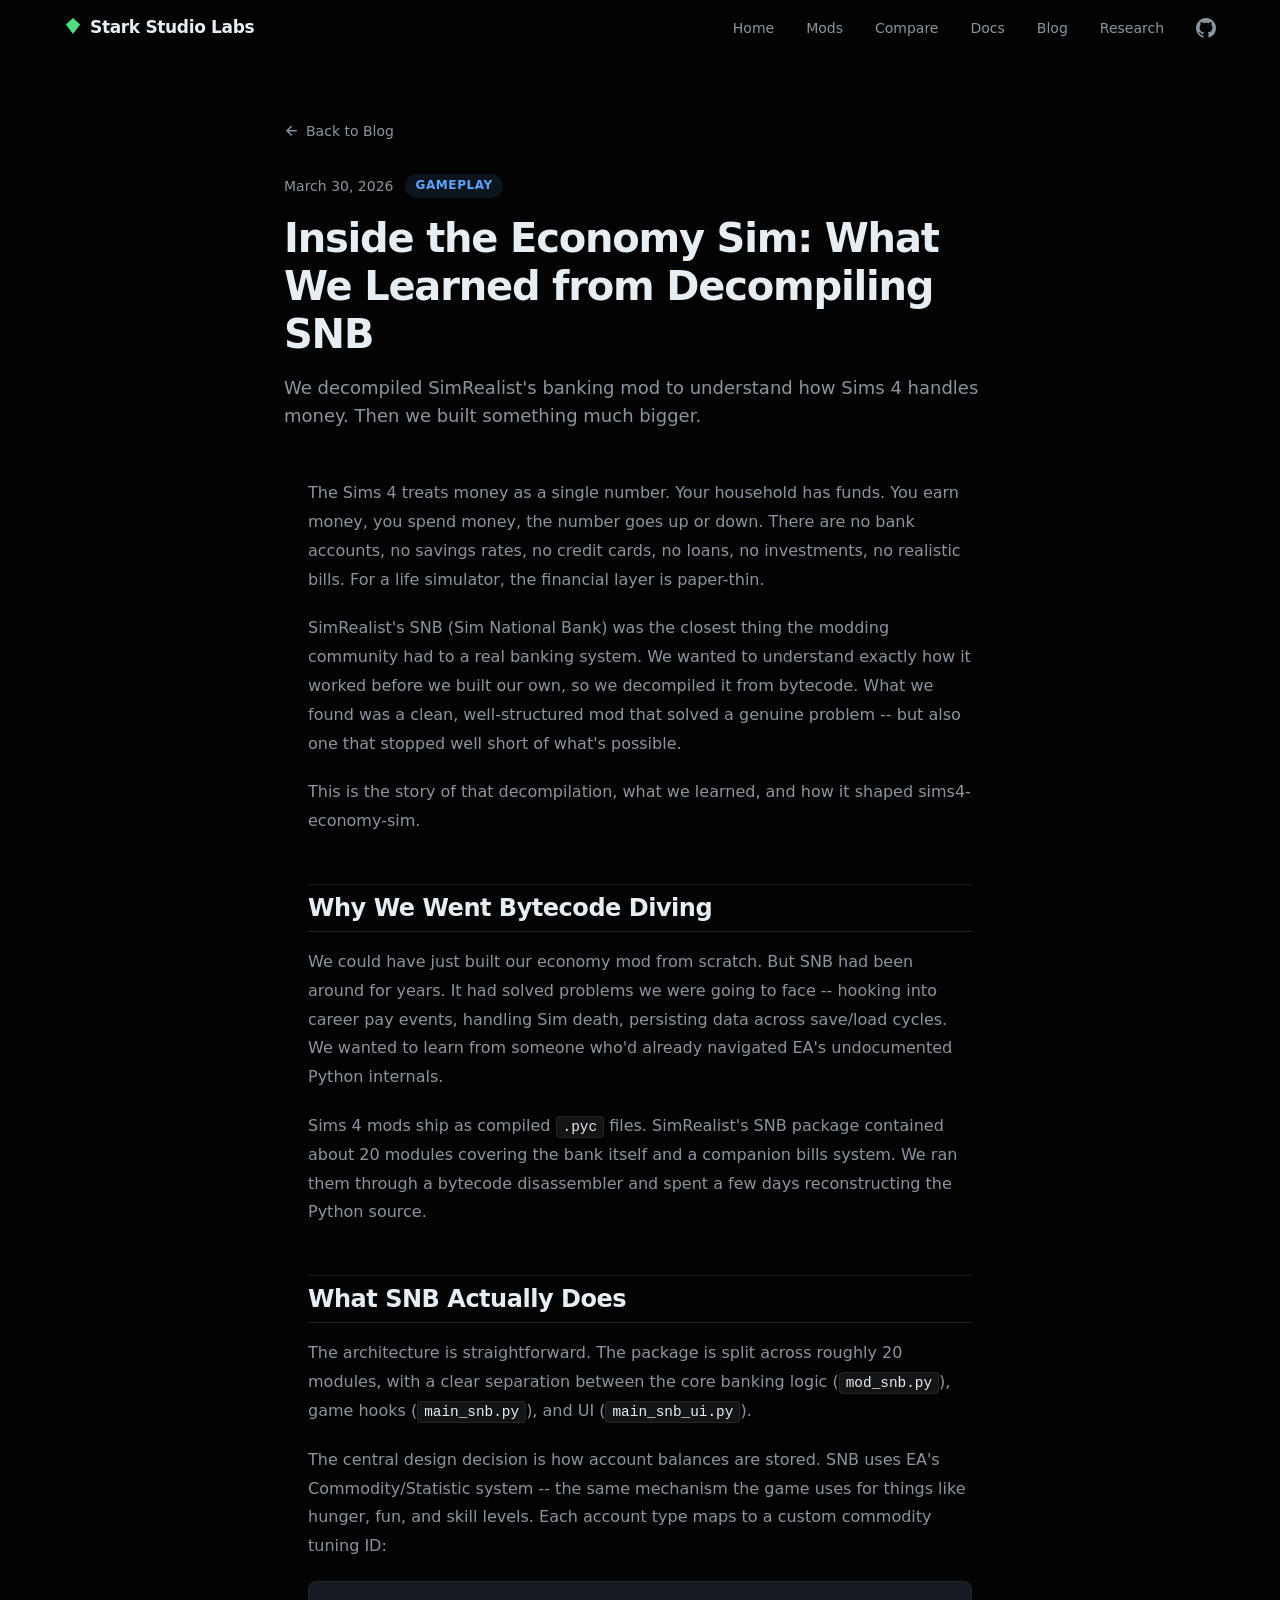
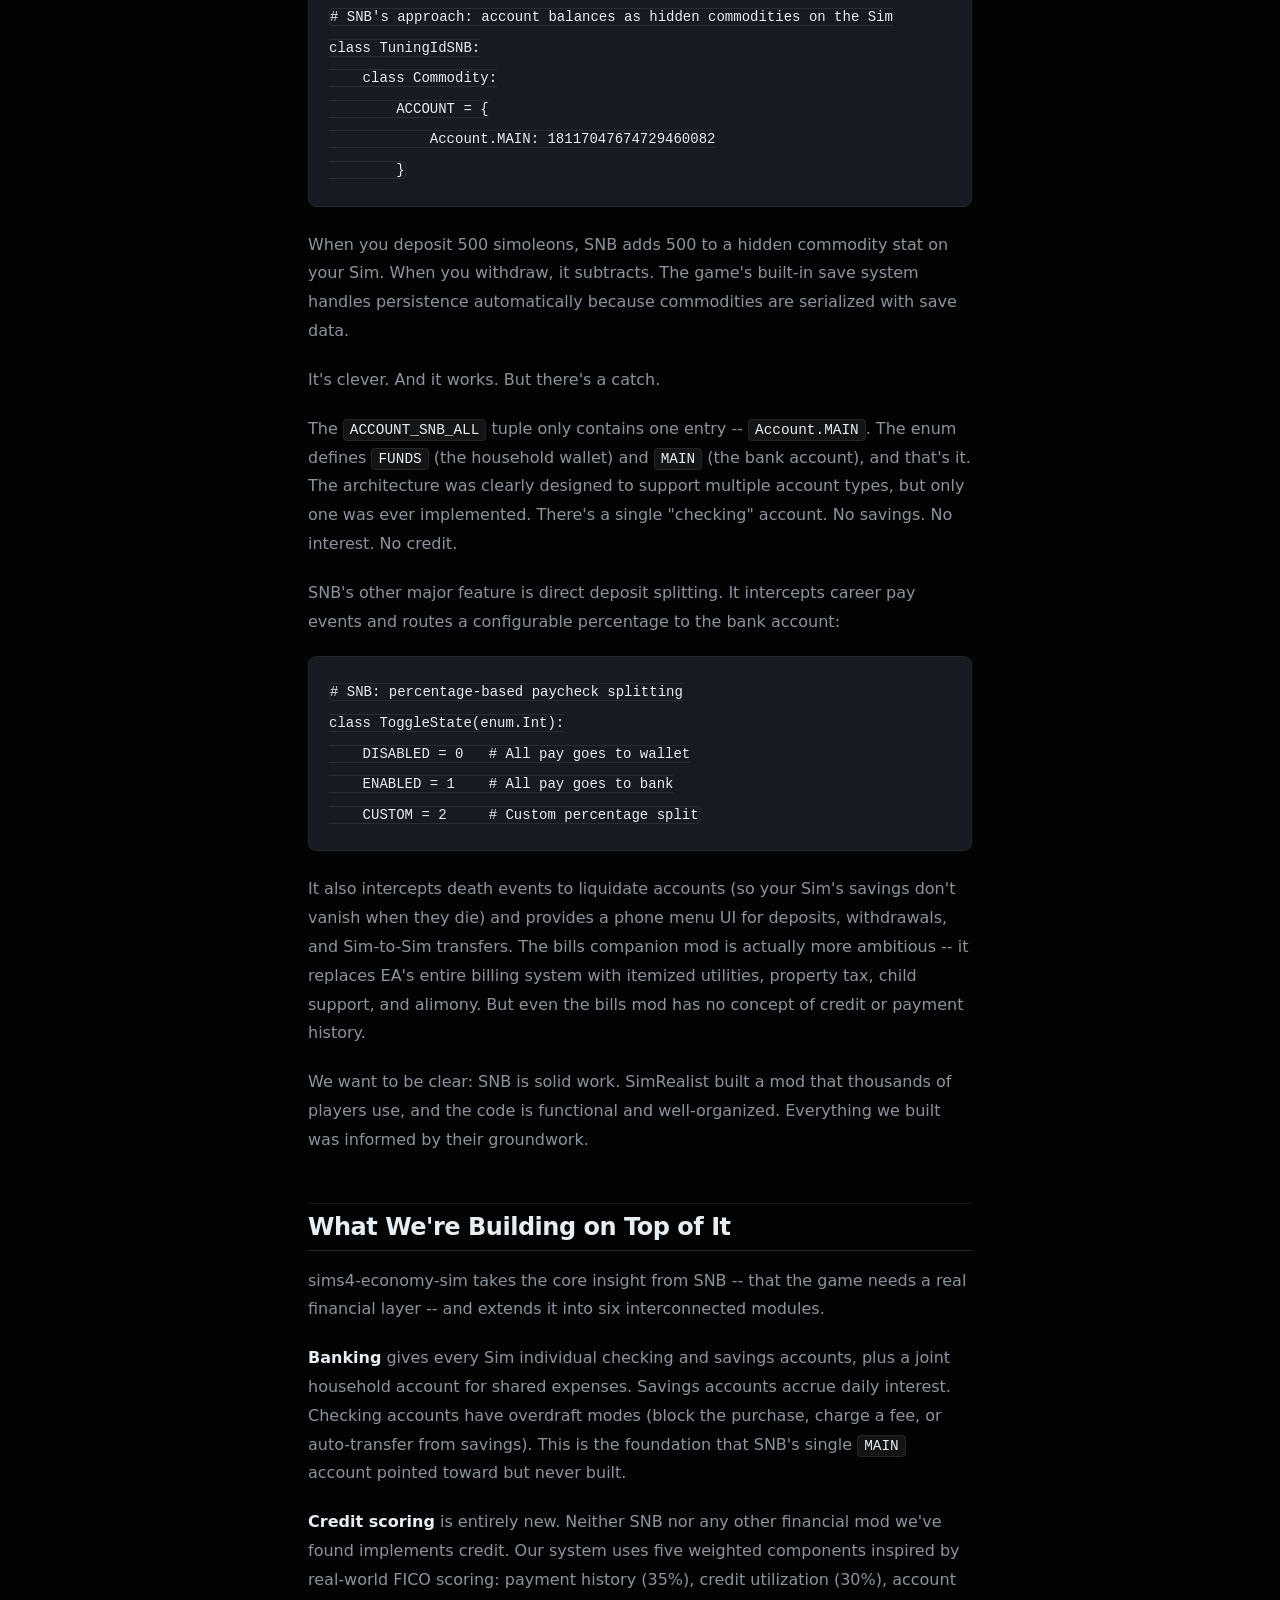
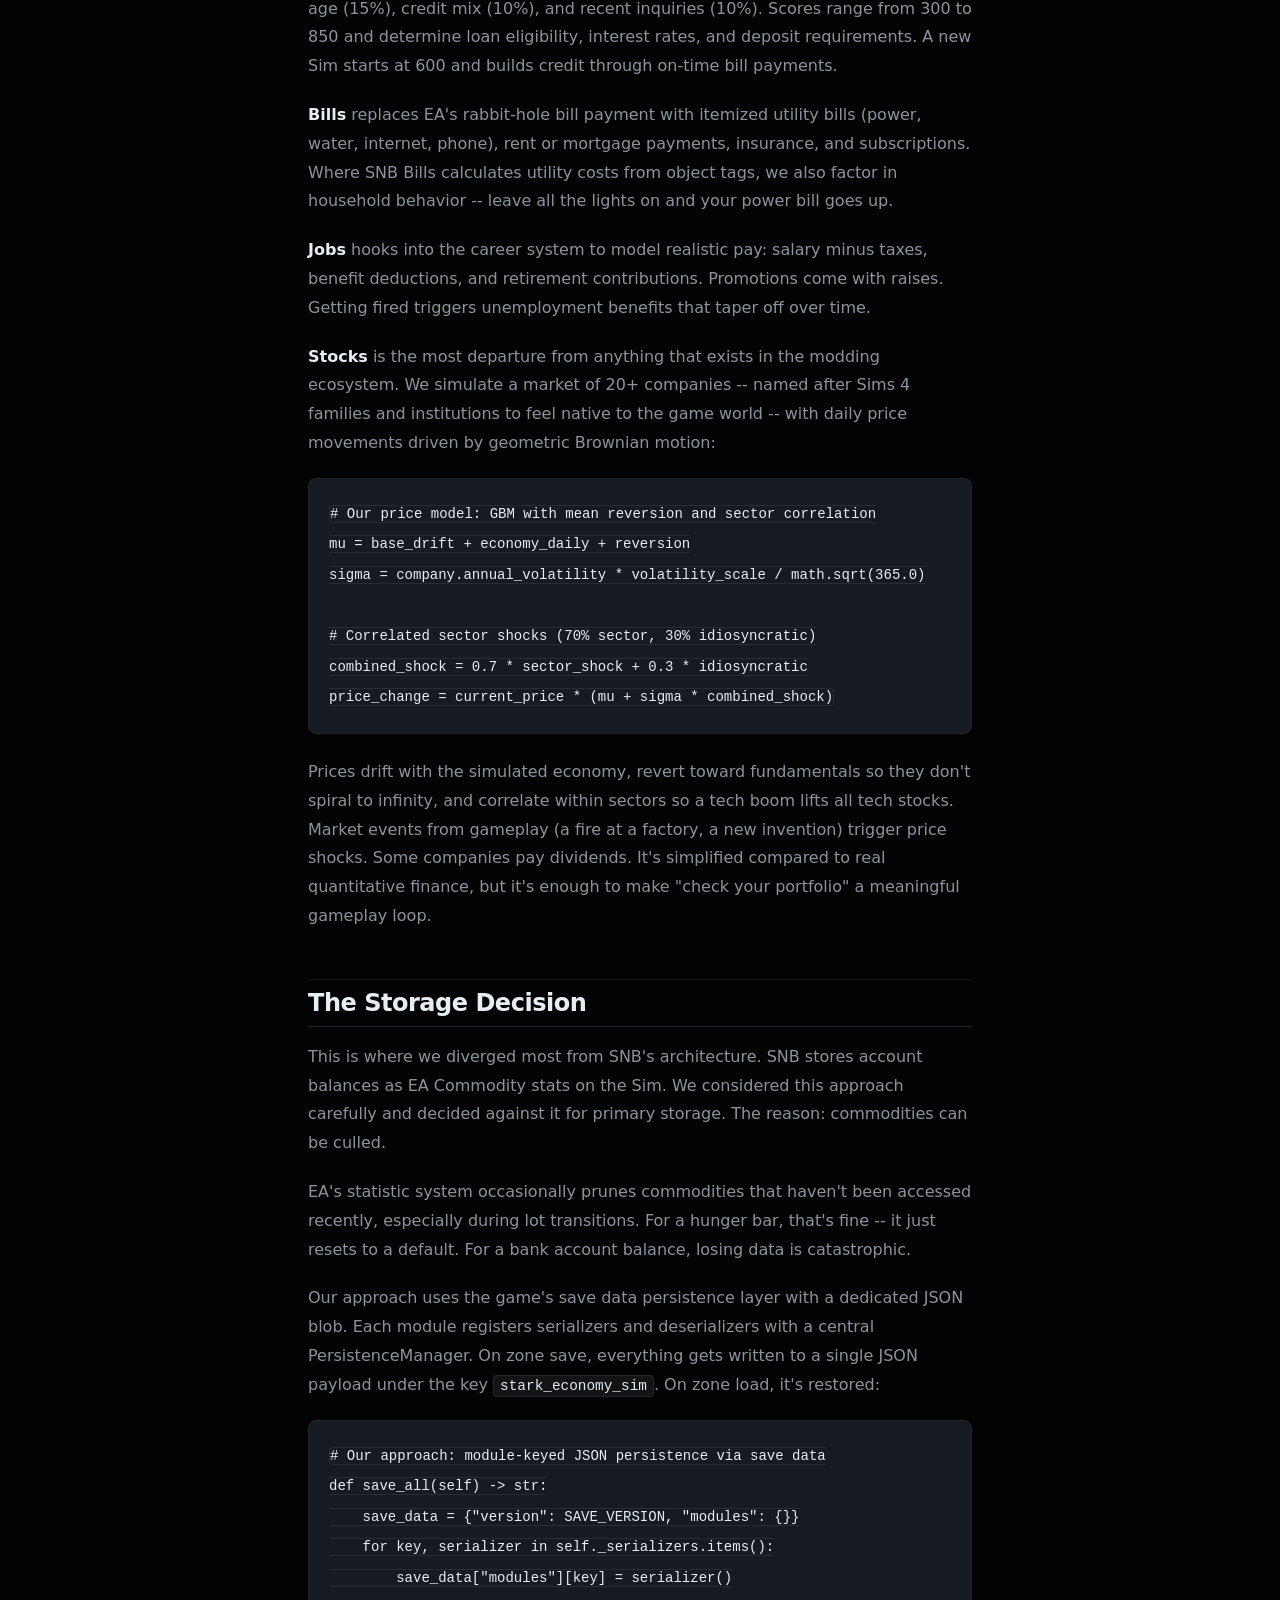
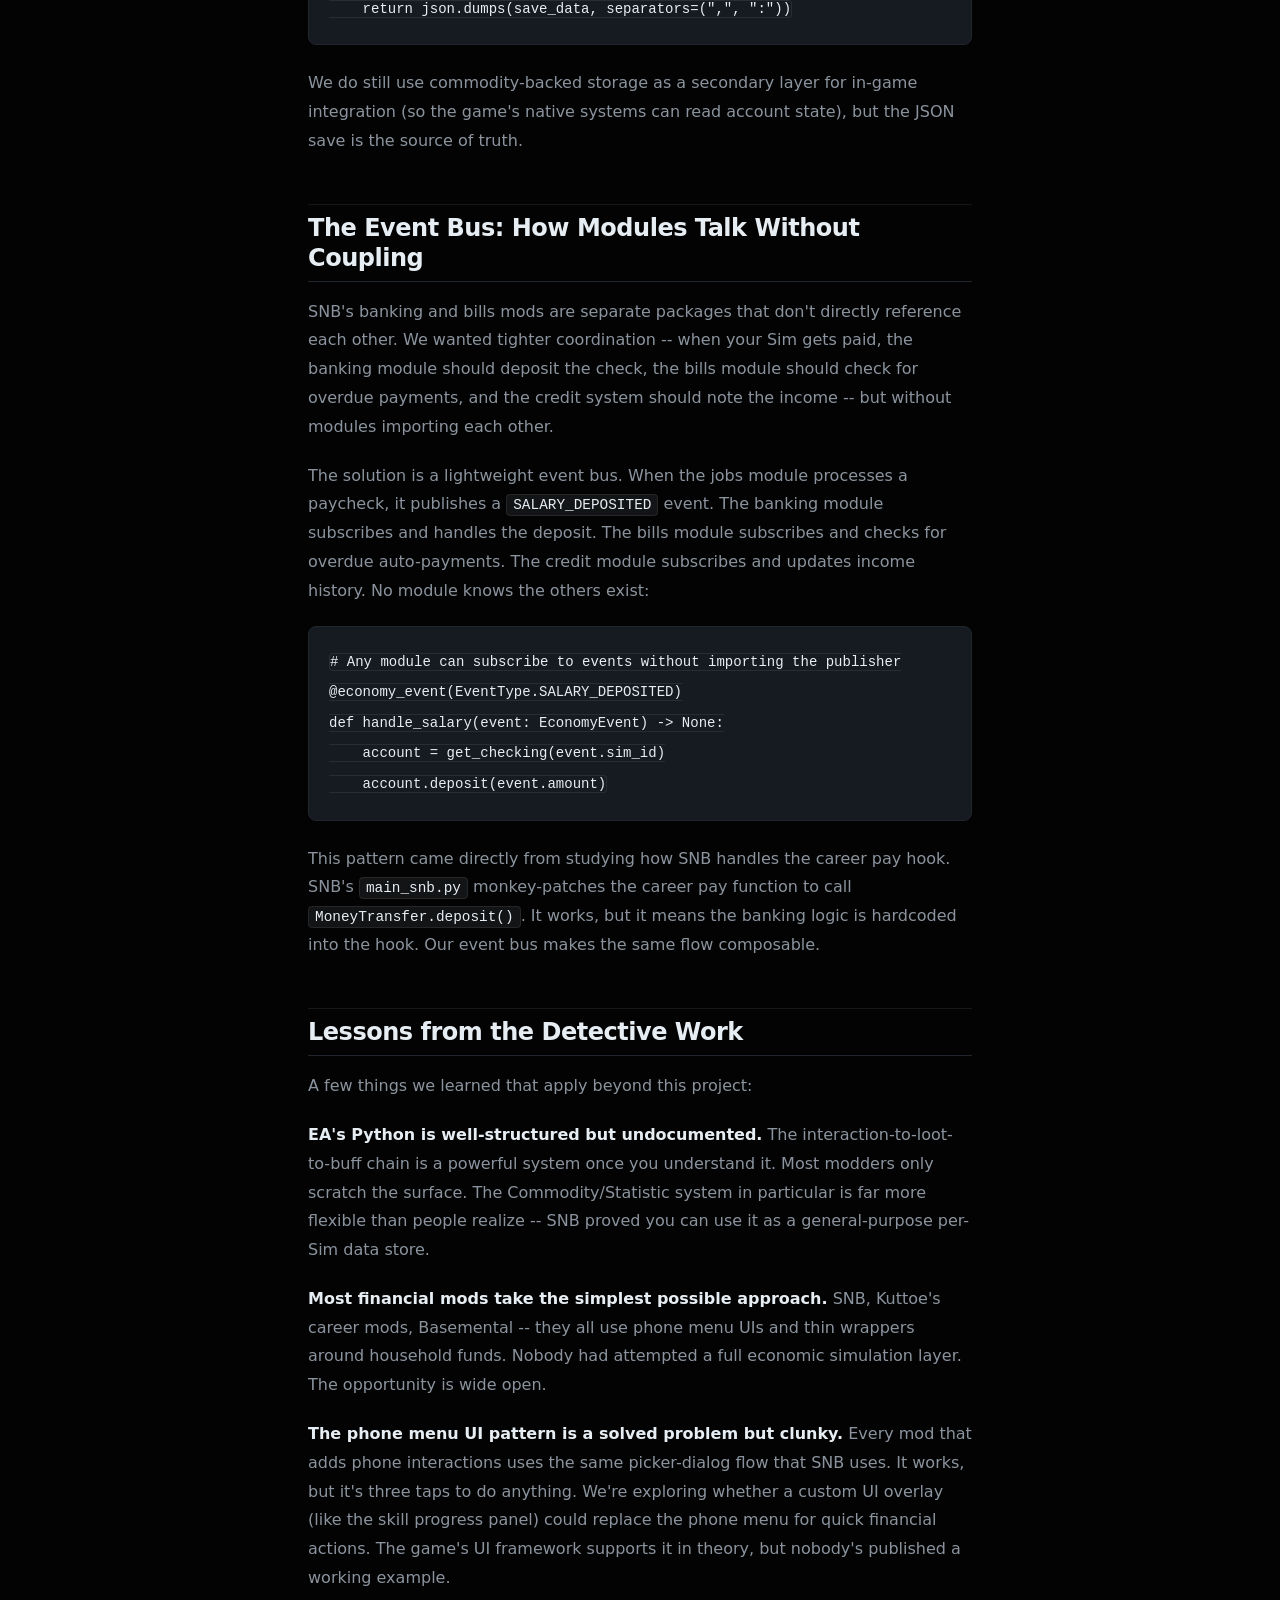
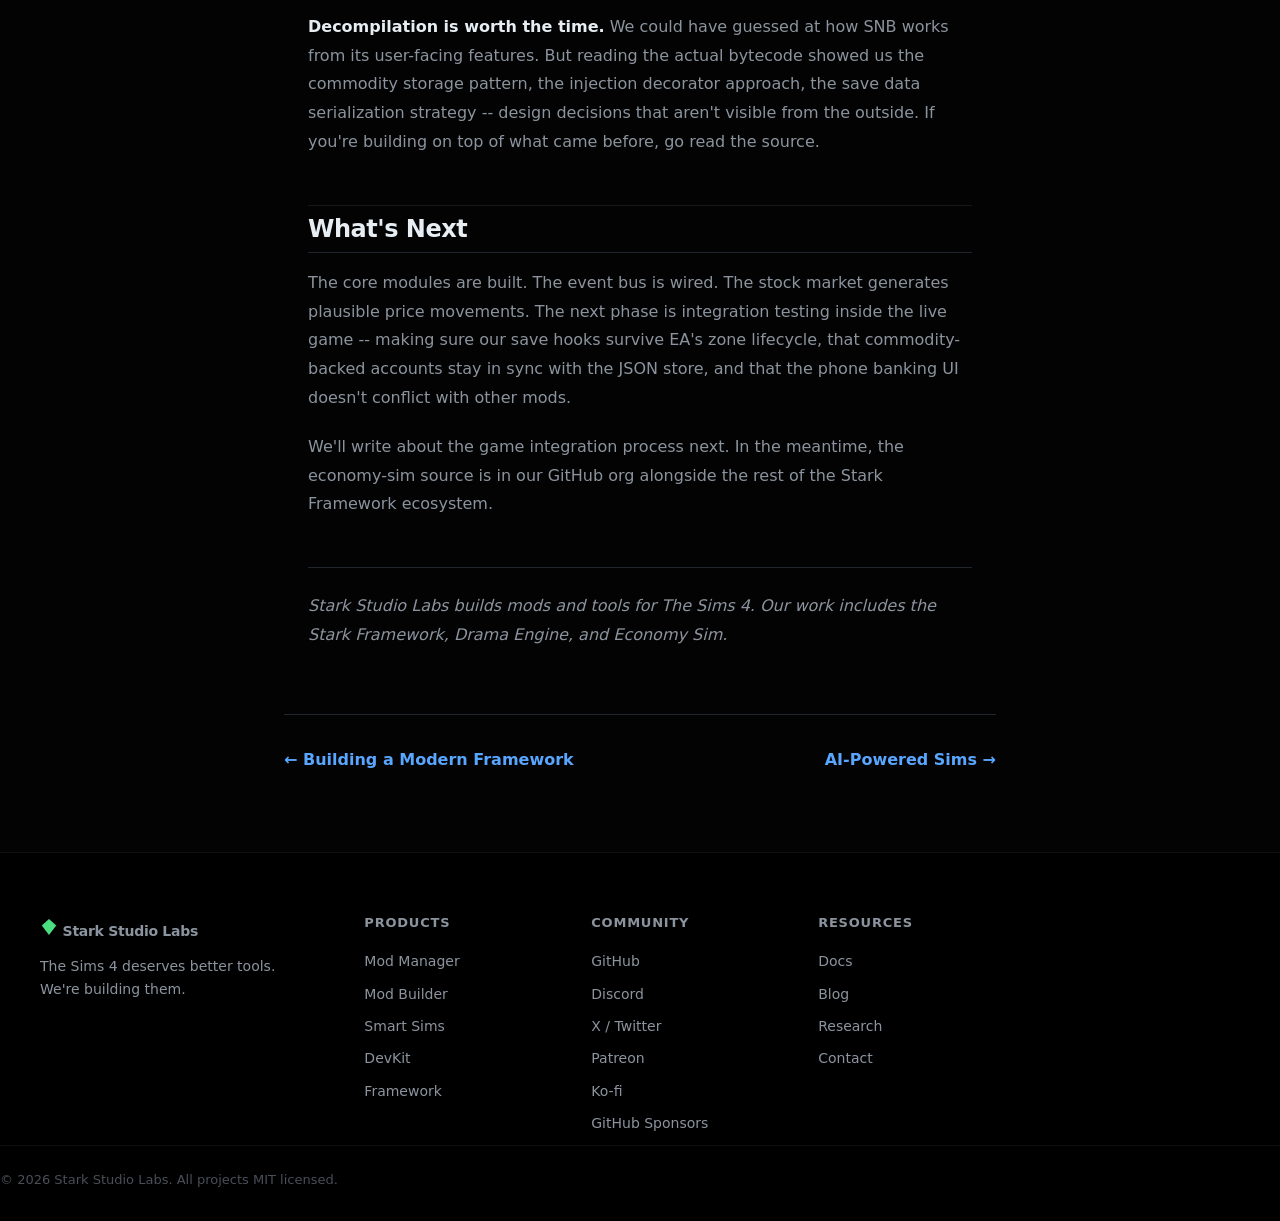
<file: blog/inside-economy-sim.html>
<!DOCTYPE html>
<html lang="en">
<head>
  <meta charset="UTF-8">
  <meta name="viewport" content="width=device-width, initial-scale=1.0">
  <title>Inside the Economy Sim: What We Learned from Decompiling SNB — Stark Studio Labs</title>
  <meta name="description" content="We decompiled SimRealist's banking mod to understand how Sims 4 handles money. Then we built something much bigger.">
  <meta name="theme-color" content="#030303">
  <meta property="og:title" content="Inside the Economy Sim: What We Learned from Decompiling SNB — Stark Studio Labs">
  <meta property="og:description" content="We decompiled SimRealist's banking mod to understand how Sims 4 handles money. Then we built something much bigger.">
  <meta property="og:type" content="article">
  <meta property="og:url" content="https://stark-studio-labs.github.io/blog/inside-economy-sim.html">
  <meta property="og:image" content="https://stark-studio-labs.github.io/assets/banner.png">
  <meta property="og:site_name" content="Stark Studio Labs">
  <meta name="twitter:card" content="summary_large_image">
  <meta name="twitter:title" content="Inside the Economy Sim: What We Learned from Decompiling SNB">
  <meta name="twitter:description" content="We decompiled SimRealist's banking mod to understand how Sims 4 handles money. Then we built something much bigger.">
  <meta name="twitter:image" content="https://stark-studio-labs.github.io/assets/banner.png">
  <link rel="stylesheet" href="../styles.css">
  <link rel="icon" href="data:image/svg+xml,<svg xmlns='http://www.w3.org/2000/svg' viewBox='0 0 100 100'><polygon points='50,5 10,42 50,95 90,42' fill='%234ade80'/></svg>">
  <script src="../script.js" defer></script>

  <!-- Google Analytics -->
  <script async src="https://www.googletagmanager.com/gtag/js?id=G-LF8E245M6W"></script>
  <script>
    window.dataLayer = window.dataLayer || [];
    function gtag(){dataLayer.push(arguments);}
    gtag('js', new Date());
    gtag('config', 'G-LF8E245M6W');
  </script>

  <style>
    .post-container { max-width: 760px; margin: 0 auto; padding: 120px 24px 80px; }
    .post-back { display: inline-flex; align-items: center; gap: 6px; color: var(--color-text-muted, #8b949e); text-decoration: none; font-size: 0.875rem; margin-bottom: 32px; transition: color 0.2s; }
    .post-back:hover { color: var(--color-accent, #58a6ff); }
    .post-header { margin-bottom: 48px; }
    .post-meta { display: flex; align-items: center; gap: 12px; margin-bottom: 16px; flex-wrap: wrap; }
    .post-date { color: var(--color-text-muted, #8b949e); font-size: 0.875rem; }
    .post-tag { background: rgba(88,166,255,0.1); color: var(--color-accent, #58a6ff); padding: 2px 10px; border-radius: 12px; font-size: 0.75rem; font-weight: 600; text-transform: uppercase; letter-spacing: 0.05em; }
    .post-title { font-size: 2.5rem; font-weight: 800; line-height: 1.2; color: var(--color-text, #e6edf3); margin: 0 0 16px; }
    .post-excerpt { font-size: 1.125rem; color: var(--color-text-muted, #8b949e); line-height: 1.6; margin: 0; }
    .post-body { color: var(--color-text-secondary, #c9d1d9); line-height: 1.8; font-size: 1.0625rem; }
    .post-body h2 { font-size: 1.5rem; font-weight: 700; color: var(--color-text, #e6edf3); margin: 48px 0 16px; padding-bottom: 8px; border-bottom: 1px solid var(--color-border, #21262d); }
    .post-body h3 { font-size: 1.25rem; font-weight: 600; color: var(--color-text, #e6edf3); margin: 32px 0 12px; }
    .post-body p { margin: 0 0 20px; }
    .post-body a { color: var(--color-accent, #58a6ff); text-decoration: none; }
    .post-body a:hover { text-decoration: underline; }
    .post-body ul, .post-body ol { margin: 0 0 20px; padding-left: 24px; }
    .post-body li { margin-bottom: 8px; }
    .post-body strong { color: var(--color-text, #e6edf3); }
    .post-body code { background: rgba(110,118,129,0.15); color: #e6edf3; padding: 2px 6px; border-radius: 4px; font-size: 0.9em; font-family: 'SF Mono', 'Fira Code', monospace; }
    .post-body pre { background: #161b22; border: 1px solid var(--color-border, #21262d); border-radius: 8px; padding: 20px; overflow-x: auto; margin: 0 0 24px; }
    .post-body pre code { background: none; padding: 0; font-size: 0.875rem; line-height: 1.6; color: #e6edf3; }
    .post-body table { width: 100%; border-collapse: collapse; margin: 0 0 24px; font-size: 0.9375rem; }
    .post-body th { text-align: left; padding: 10px 14px; background: #161b22; color: var(--color-text, #e6edf3); font-weight: 600; border: 1px solid var(--color-border, #21262d); }
    .post-body td { padding: 10px 14px; border: 1px solid var(--color-border, #21262d); }
    .post-body blockquote { border-left: 3px solid var(--color-accent, #58a6ff); margin: 0 0 24px; padding: 12px 20px; background: rgba(88,166,255,0.05); border-radius: 0 8px 8px 0; }
    .post-footer-nav { display: flex; justify-content: space-between; align-items: center; margin-top: 64px; padding-top: 32px; border-top: 1px solid var(--color-border, #21262d); }
    .post-footer-link { color: var(--color-accent, #58a6ff); text-decoration: none; font-weight: 600; }
    .post-footer-link:hover { text-decoration: underline; }
    @media (max-width: 640px) { .post-title { font-size: 1.75rem; } .post-container { padding: 100px 16px 60px; } }
  </style>
</head>
<body>

  <!-- NAV -->
  <nav class="nav nav-scrolled-always" id="nav">
    <div class="nav-inner">
      <a href="../index.html" class="nav-logo">
        <span class="nav-icon"><svg width="18" height="18" viewBox="0 0 100 100"><polygon points="50,5 10,42 50,95 90,42" fill="#4ade80"/></svg></span>
        <span class="nav-wordmark">Stark Studio Labs</span>
      </a>
            <div class="nav-links" id="navLinks">
        <a href="../index.html">Home</a>
        <a href="../mods.html">Mods</a>
        <a href="../compare.html">Compare</a>
        <a href="../docs.html">Docs</a>
        <a href="../blog.html" class="nav-active">Blog</a>
        <a href="../research.html">Research</a>
        <a href="https://github.com/stark-studio-labs" class="nav-gh" target="_blank" rel="noopener">
          <svg width="20" height="20" viewBox="0 0 16 16" fill="currentColor"><path d="M8 0C3.58 0 0 3.58 0 8c0 3.54 2.29 6.53 5.47 7.59.4.07.55-.17.55-.38 0-.19-.01-.82-.01-1.49-2.01.37-2.53-.49-2.69-.94-.09-.23-.48-.94-.82-1.13-.28-.15-.68-.52-.01-.53.63-.01 1.08.58 1.23.82.72 1.21 1.87.87 2.33.66.07-.52.28-.87.51-1.07-1.78-.2-3.64-.89-3.64-3.95 0-.87.31-1.59.82-2.15-.08-.2-.36-1.02.08-2.12 0 0 .67-.21 2.2.82.64-.18 1.32-.27 2-.27.68 0 1.36.09 2 .27 1.53-1.04 2.2-.82 2.2-.82.44 1.1.16 1.92.08 2.12.51.56.82 1.27.82 2.15 0 3.07-1.87 3.75-3.65 3.95.29.25.54.73.54 1.48 0 1.07-.01 1.93-.01 2.2 0 .21.15.46.55.38A8.013 8.013 0 0016 8c0-4.42-3.58-8-8-8z"/></svg>
        </a>
      </div>
      <button class="nav-mobile-toggle" id="nav-toggle" aria-label="Menu">
        <span></span><span></span><span></span>
      </button>
    </div>
  </nav>

  <!-- POST -->
  <div class="post-container">

    <a href="../blog.html" class="post-back">
      <svg width="16" height="16" viewBox="0 0 16 16" fill="currentColor"><path fill-rule="evenodd" d="M7.78 12.53a.75.75 0 01-1.06 0L2.47 8.28a.75.75 0 010-1.06l4.25-4.25a.75.75 0 011.06 1.06L4.81 7h7.44a.75.75 0 010 1.5H4.81l2.97 2.97a.75.75 0 010 1.06z"/></svg>
      Back to Blog
    </a>

    <header class="post-header">
      <div class="post-meta">
        <span class="post-date">March 30, 2026</span>
        <span class="post-tag">Gameplay</span>
      </div>
      <h1 class="post-title">Inside the Economy Sim: What We Learned from Decompiling SNB</h1>
      <p class="post-excerpt">We decompiled SimRealist's banking mod to understand how Sims 4 handles money. Then we built something much bigger.</p>
    </header>

    <div class="post-body">

      <p>The Sims 4 treats money as a single number. Your household has funds. You earn money, you spend money, the number goes up or down. There are no bank accounts, no savings rates, no credit cards, no loans, no investments, no realistic bills. For a life simulator, the financial layer is paper-thin.</p>

      <p>SimRealist's SNB (Sim National Bank) was the closest thing the modding community had to a real banking system. We wanted to understand exactly how it worked before we built our own, so we decompiled it from bytecode. What we found was a clean, well-structured mod that solved a genuine problem -- but also one that stopped well short of what's possible.</p>

      <p>This is the story of that decompilation, what we learned, and how it shaped sims4-economy-sim.</p>

      <h2>Why We Went Bytecode Diving</h2>

      <p>We could have just built our economy mod from scratch. But SNB had been around for years. It had solved problems we were going to face -- hooking into career pay events, handling Sim death, persisting data across save/load cycles. We wanted to learn from someone who'd already navigated EA's undocumented Python internals.</p>

      <p>Sims 4 mods ship as compiled <code>.pyc</code> files. SimRealist's SNB package contained about 20 modules covering the bank itself and a companion bills system. We ran them through a bytecode disassembler and spent a few days reconstructing the Python source.</p>

      <h2>What SNB Actually Does</h2>

      <p>The architecture is straightforward. The package is split across roughly 20 modules, with a clear separation between the core banking logic (<code>mod_snb.py</code>), game hooks (<code>main_snb.py</code>), and UI (<code>main_snb_ui.py</code>).</p>

      <p>The central design decision is how account balances are stored. SNB uses EA's Commodity/Statistic system -- the same mechanism the game uses for things like hunger, fun, and skill levels. Each account type maps to a custom commodity tuning ID:</p>

<pre><code># SNB's approach: account balances as hidden commodities on the Sim
class TuningIdSNB:
    class Commodity:
        ACCOUNT = {
            Account.MAIN: 18117047674729460082
        }</code></pre>

      <p>When you deposit 500 simoleons, SNB adds 500 to a hidden commodity stat on your Sim. When you withdraw, it subtracts. The game's built-in save system handles persistence automatically because commodities are serialized with save data.</p>

      <p>It's clever. And it works. But there's a catch.</p>

      <p>The <code>ACCOUNT_SNB_ALL</code> tuple only contains one entry -- <code>Account.MAIN</code>. The enum defines <code>FUNDS</code> (the household wallet) and <code>MAIN</code> (the bank account), and that's it. The architecture was clearly designed to support multiple account types, but only one was ever implemented. There's a single "checking" account. No savings. No interest. No credit.</p>

      <p>SNB's other major feature is direct deposit splitting. It intercepts career pay events and routes a configurable percentage to the bank account:</p>

<pre><code># SNB: percentage-based paycheck splitting
class ToggleState(enum.Int):
    DISABLED = 0   # All pay goes to wallet
    ENABLED = 1    # All pay goes to bank
    CUSTOM = 2     # Custom percentage split</code></pre>

      <p>It also intercepts death events to liquidate accounts (so your Sim's savings don't vanish when they die) and provides a phone menu UI for deposits, withdrawals, and Sim-to-Sim transfers. The bills companion mod is actually more ambitious -- it replaces EA's entire billing system with itemized utilities, property tax, child support, and alimony. But even the bills mod has no concept of credit or payment history.</p>

      <p>We want to be clear: SNB is solid work. SimRealist built a mod that thousands of players use, and the code is functional and well-organized. Everything we built was informed by their groundwork.</p>

      <h2>What We're Building on Top of It</h2>

      <p>sims4-economy-sim takes the core insight from SNB -- that the game needs a real financial layer -- and extends it into six interconnected modules.</p>

      <p><strong>Banking</strong> gives every Sim individual checking and savings accounts, plus a joint household account for shared expenses. Savings accounts accrue daily interest. Checking accounts have overdraft modes (block the purchase, charge a fee, or auto-transfer from savings). This is the foundation that SNB's single <code>MAIN</code> account pointed toward but never built.</p>

      <p><strong>Credit scoring</strong> is entirely new. Neither SNB nor any other financial mod we've found implements credit. Our system uses five weighted components inspired by real-world FICO scoring: payment history (35%), credit utilization (30%), account age (15%), credit mix (10%), and recent inquiries (10%). Scores range from 300 to 850 and determine loan eligibility, interest rates, and deposit requirements. A new Sim starts at 600 and builds credit through on-time bill payments.</p>

      <p><strong>Bills</strong> replaces EA's rabbit-hole bill payment with itemized utility bills (power, water, internet, phone), rent or mortgage payments, insurance, and subscriptions. Where SNB Bills calculates utility costs from object tags, we also factor in household behavior -- leave all the lights on and your power bill goes up.</p>

      <p><strong>Jobs</strong> hooks into the career system to model realistic pay: salary minus taxes, benefit deductions, and retirement contributions. Promotions come with raises. Getting fired triggers unemployment benefits that taper off over time.</p>

      <p><strong>Stocks</strong> is the most departure from anything that exists in the modding ecosystem. We simulate a market of 20+ companies -- named after Sims 4 families and institutions to feel native to the game world -- with daily price movements driven by geometric Brownian motion:</p>

<pre><code># Our price model: GBM with mean reversion and sector correlation
mu = base_drift + economy_daily + reversion
sigma = company.annual_volatility * volatility_scale / math.sqrt(365.0)

# Correlated sector shocks (70% sector, 30% idiosyncratic)
combined_shock = 0.7 * sector_shock + 0.3 * idiosyncratic
price_change = current_price * (mu + sigma * combined_shock)</code></pre>

      <p>Prices drift with the simulated economy, revert toward fundamentals so they don't spiral to infinity, and correlate within sectors so a tech boom lifts all tech stocks. Market events from gameplay (a fire at a factory, a new invention) trigger price shocks. Some companies pay dividends. It's simplified compared to real quantitative finance, but it's enough to make "check your portfolio" a meaningful gameplay loop.</p>

      <h2>The Storage Decision</h2>

      <p>This is where we diverged most from SNB's architecture. SNB stores account balances as EA Commodity stats on the Sim. We considered this approach carefully and decided against it for primary storage. The reason: commodities can be culled.</p>

      <p>EA's statistic system occasionally prunes commodities that haven't been accessed recently, especially during lot transitions. For a hunger bar, that's fine -- it just resets to a default. For a bank account balance, losing data is catastrophic.</p>

      <p>Our approach uses the game's save data persistence layer with a dedicated JSON blob. Each module registers serializers and deserializers with a central PersistenceManager. On zone save, everything gets written to a single JSON payload under the key <code>stark_economy_sim</code>. On zone load, it's restored:</p>

<pre><code># Our approach: module-keyed JSON persistence via save data
def save_all(self) -&gt; str:
    save_data = {"version": SAVE_VERSION, "modules": {}}
    for key, serializer in self._serializers.items():
        save_data["modules"][key] = serializer()
    return json.dumps(save_data, separators=(",", ":"))</code></pre>

      <p>We do still use commodity-backed storage as a secondary layer for in-game integration (so the game's native systems can read account state), but the JSON save is the source of truth.</p>

      <h2>The Event Bus: How Modules Talk Without Coupling</h2>

      <p>SNB's banking and bills mods are separate packages that don't directly reference each other. We wanted tighter coordination -- when your Sim gets paid, the banking module should deposit the check, the bills module should check for overdue payments, and the credit system should note the income -- but without modules importing each other.</p>

      <p>The solution is a lightweight event bus. When the jobs module processes a paycheck, it publishes a <code>SALARY_DEPOSITED</code> event. The banking module subscribes and handles the deposit. The bills module subscribes and checks for overdue auto-payments. The credit module subscribes and updates income history. No module knows the others exist:</p>

<pre><code># Any module can subscribe to events without importing the publisher
@economy_event(EventType.SALARY_DEPOSITED)
def handle_salary(event: EconomyEvent) -&gt; None:
    account = get_checking(event.sim_id)
    account.deposit(event.amount)</code></pre>

      <p>This pattern came directly from studying how SNB handles the career pay hook. SNB's <code>main_snb.py</code> monkey-patches the career pay function to call <code>MoneyTransfer.deposit()</code>. It works, but it means the banking logic is hardcoded into the hook. Our event bus makes the same flow composable.</p>

      <h2>Lessons from the Detective Work</h2>

      <p>A few things we learned that apply beyond this project:</p>

      <p><strong>EA's Python is well-structured but undocumented.</strong> The interaction-to-loot-to-buff chain is a powerful system once you understand it. Most modders only scratch the surface. The Commodity/Statistic system in particular is far more flexible than people realize -- SNB proved you can use it as a general-purpose per-Sim data store.</p>

      <p><strong>Most financial mods take the simplest possible approach.</strong> SNB, Kuttoe's career mods, Basemental -- they all use phone menu UIs and thin wrappers around household funds. Nobody had attempted a full economic simulation layer. The opportunity is wide open.</p>

      <p><strong>The phone menu UI pattern is a solved problem but clunky.</strong> Every mod that adds phone interactions uses the same picker-dialog flow that SNB uses. It works, but it's three taps to do anything. We're exploring whether a custom UI overlay (like the skill progress panel) could replace the phone menu for quick financial actions. The game's UI framework supports it in theory, but nobody's published a working example.</p>

      <p><strong>Decompilation is worth the time.</strong> We could have guessed at how SNB works from its user-facing features. But reading the actual bytecode showed us the commodity storage pattern, the injection decorator approach, the save data serialization strategy -- design decisions that aren't visible from the outside. If you're building on top of what came before, go read the source.</p>

      <h2>What's Next</h2>

      <p>The core modules are built. The event bus is wired. The stock market generates plausible price movements. The next phase is integration testing inside the live game -- making sure our save hooks survive EA's zone lifecycle, that commodity-backed accounts stay in sync with the JSON store, and that the phone banking UI doesn't conflict with other mods.</p>

      <p>We'll write about the game integration process next. In the meantime, the economy-sim source is in our GitHub org alongside the rest of the Stark Framework ecosystem.</p>

      <hr style="border: none; border-top: 1px solid var(--color-border, #21262d); margin: 48px 0 24px;">

      <p><em>Stark Studio Labs builds mods and tools for The Sims 4. Our work includes the Stark Framework, Drama Engine, and Economy Sim.</em></p>

    </div>

    <!-- Footer Nav -->
    <nav class="post-footer-nav">
      <a href="building-modern-framework.html" class="post-footer-link">&larr; Building a Modern Framework</a>
      <a href="ai-powered-sims.html" class="post-footer-link">AI-Powered Sims &rarr;</a>
    </nav>

  </div>

  <!-- FOOTER -->
  <footer class="footer">
    <div class="footer-grid">
      <div class="footer-col footer-brand">
        <a href="../index.html" class="footer-logo">
          <span class="nav-icon"><svg width="18" height="18" viewBox="0 0 100 100"><polygon points="50,5 10,42 50,95 90,42" fill="#4ade80"/></svg></span>
          <span>Stark Studio Labs</span>
        </a>
        <p class="footer-tagline">The Sims 4 deserves better tools. We're building them.</p>
      </div>
      <div class="footer-col">
        <h4>Products</h4>
        <a href="https://github.com/stark-studio-labs/sims4-mod-manager" target="_blank" rel="noopener">Mod Manager</a>
        <a href="https://github.com/stark-studio-labs/sims4-mod-builder" target="_blank" rel="noopener">Mod Builder</a>
        <a href="https://github.com/stark-studio-labs/sims4-smart-sims" target="_blank" rel="noopener">Smart Sims</a>
        <a href="https://github.com/stark-studio-labs/sims4-stark-devkit" target="_blank" rel="noopener">DevKit</a>
        <a href="https://github.com/stark-studio-labs/sims4-stark-framework" target="_blank" rel="noopener">Framework</a>
      </div>
      <div class="footer-col">
        <h4>Community</h4>
        <a href="https://github.com/stark-studio-labs" target="_blank" rel="noopener">GitHub</a>
        <a href="https://discord.gg/starkstudiolabs" target="_blank" rel="noopener">Discord</a>
        <a href="https://x.com/starkstudiolabs" target="_blank" rel="noopener">X / Twitter</a>
        <a href="https://patreon.com/c/Shadowstarrk" target="_blank" rel="noopener">Patreon</a>
        <a href="https://ko-fi.com/starkstudiolabs" target="_blank" rel="noopener">Ko-fi</a>
        <a href="https://github.com/sponsors/stark-studio-labs" target="_blank" rel="noopener">GitHub Sponsors</a>
      </div>
      <div class="footer-col">
        <h4>Resources</h4>
        <a href="../docs.html">Docs</a>
        <a href="../blog.html">Blog</a>
        <a href="../research.html">Research</a>
        <a href="mailto:studio@starklabs.dev">Contact</a>
      </div>
    </div>
    <div class="footer-bottom">
      <p>&copy; 2026 Stark Studio Labs. All projects MIT licensed.</p>
    </div>
  </footer>

<script src="../events.js"></script>
</body>
</html>
</file>
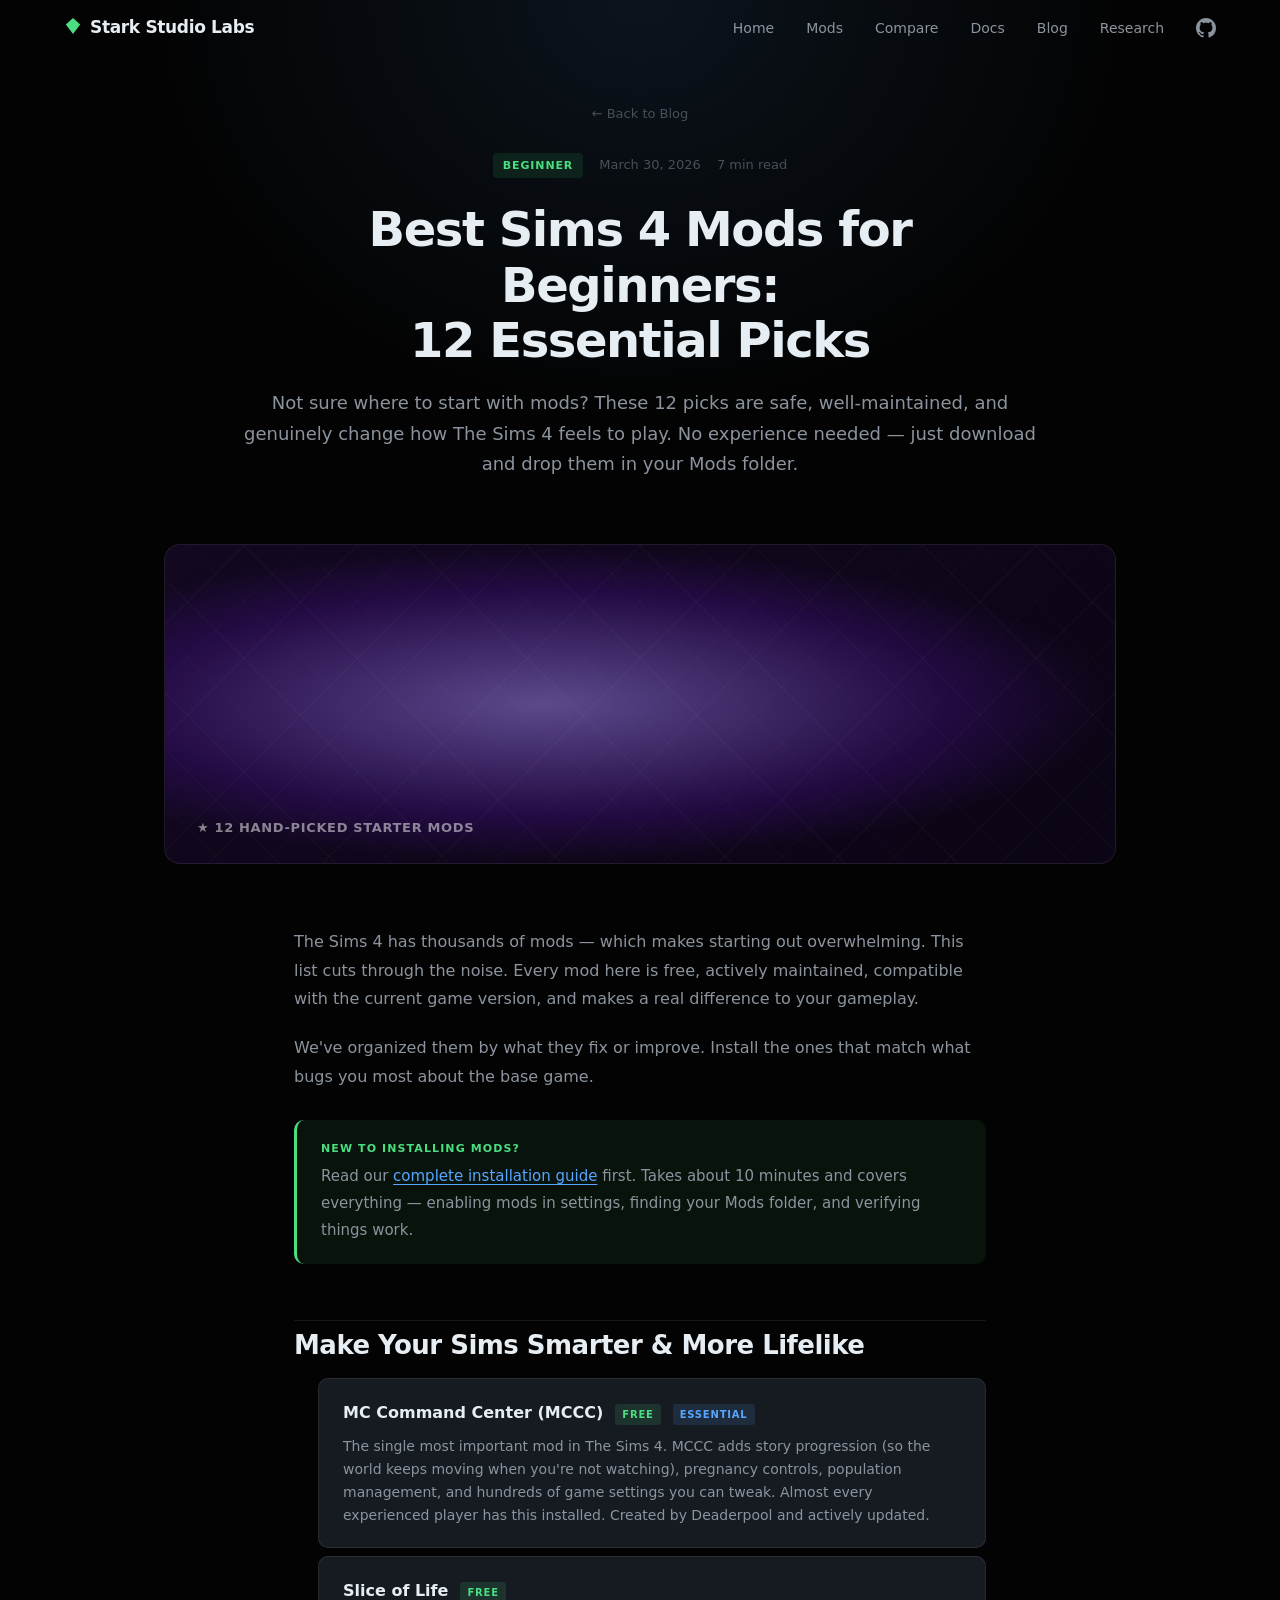
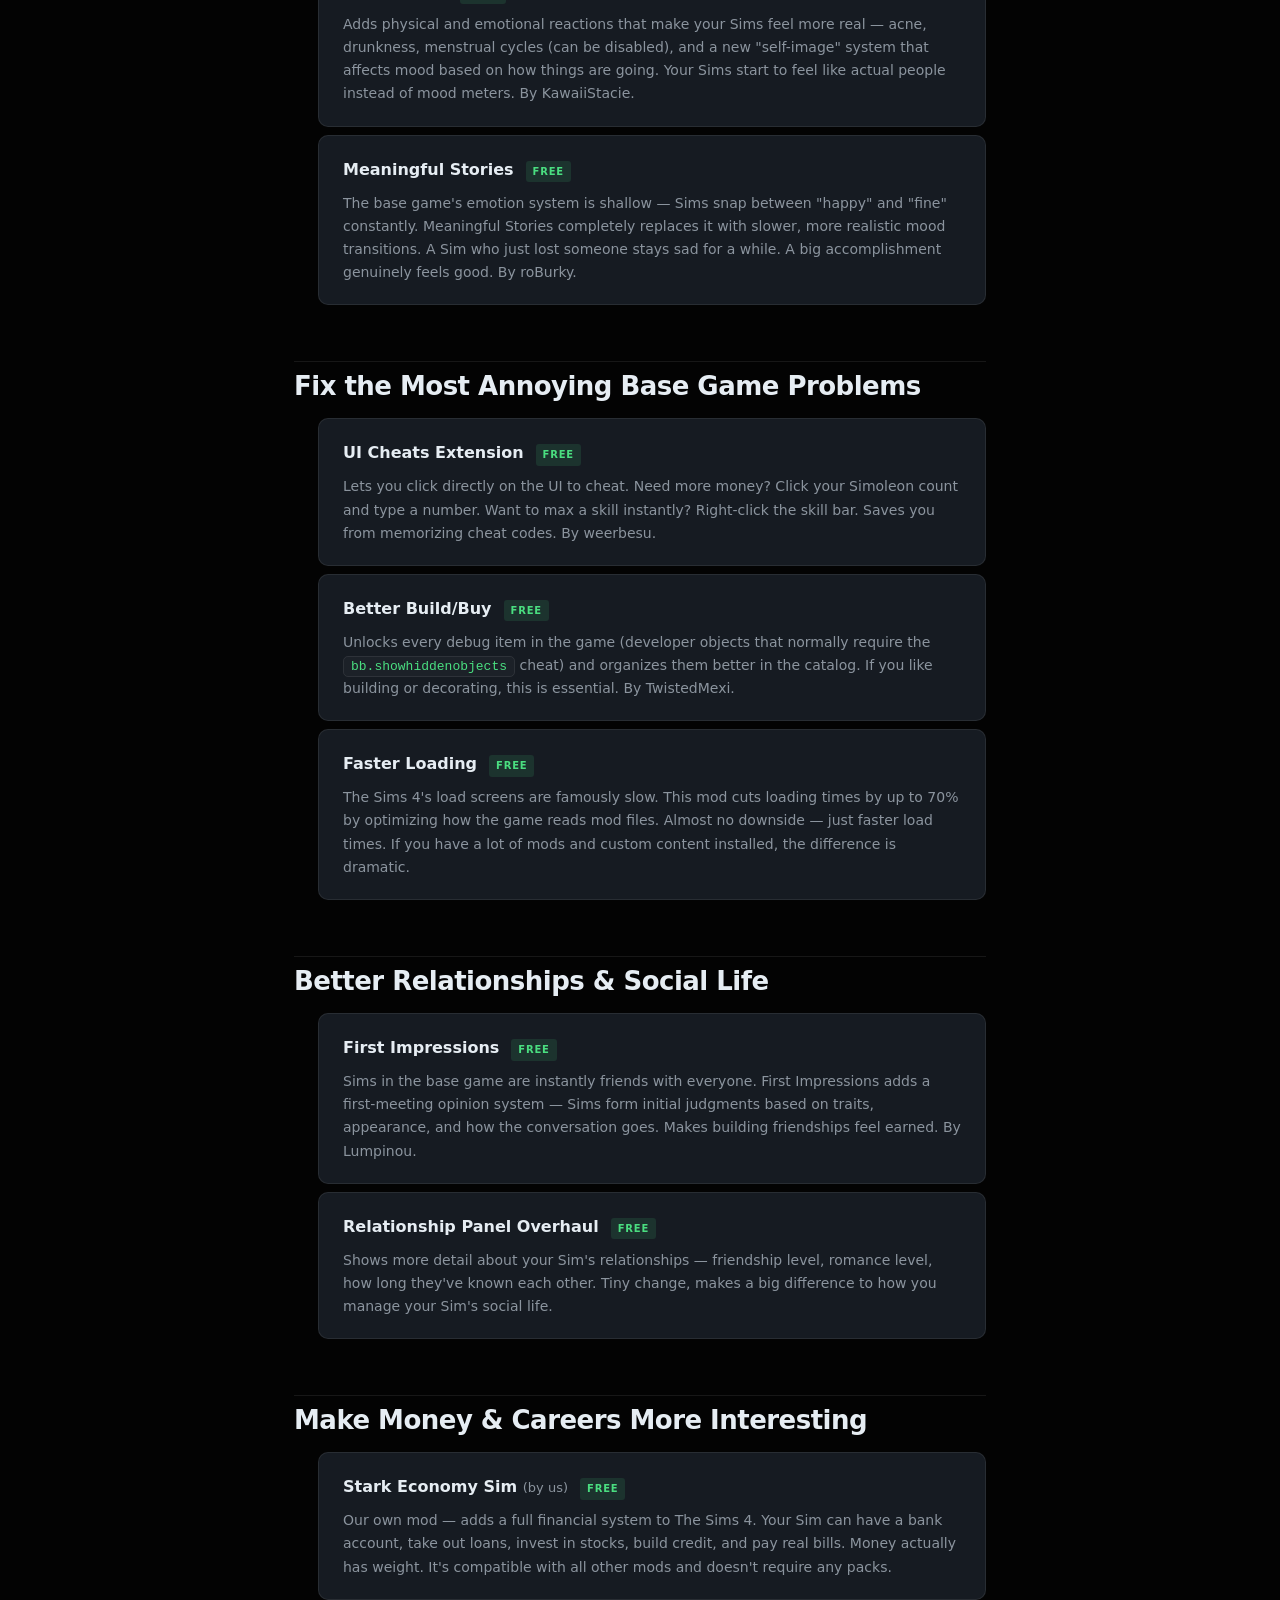
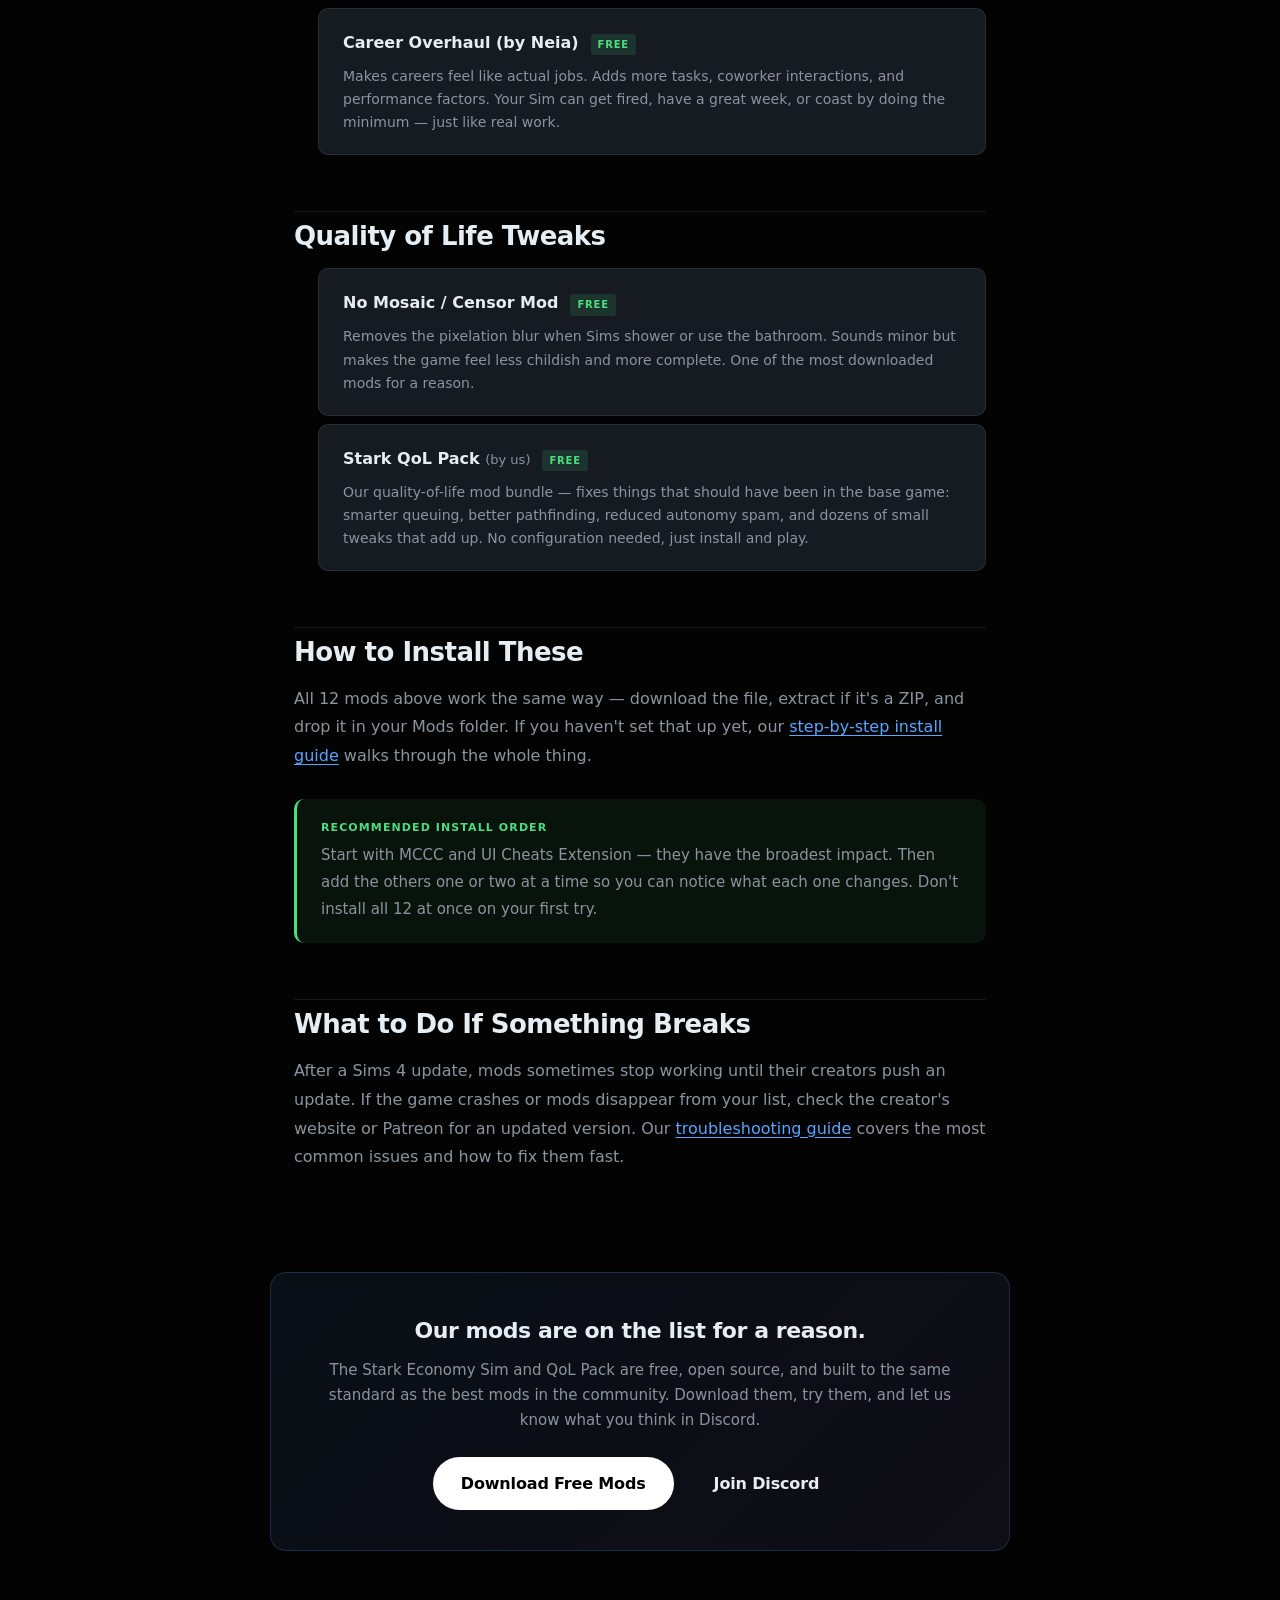
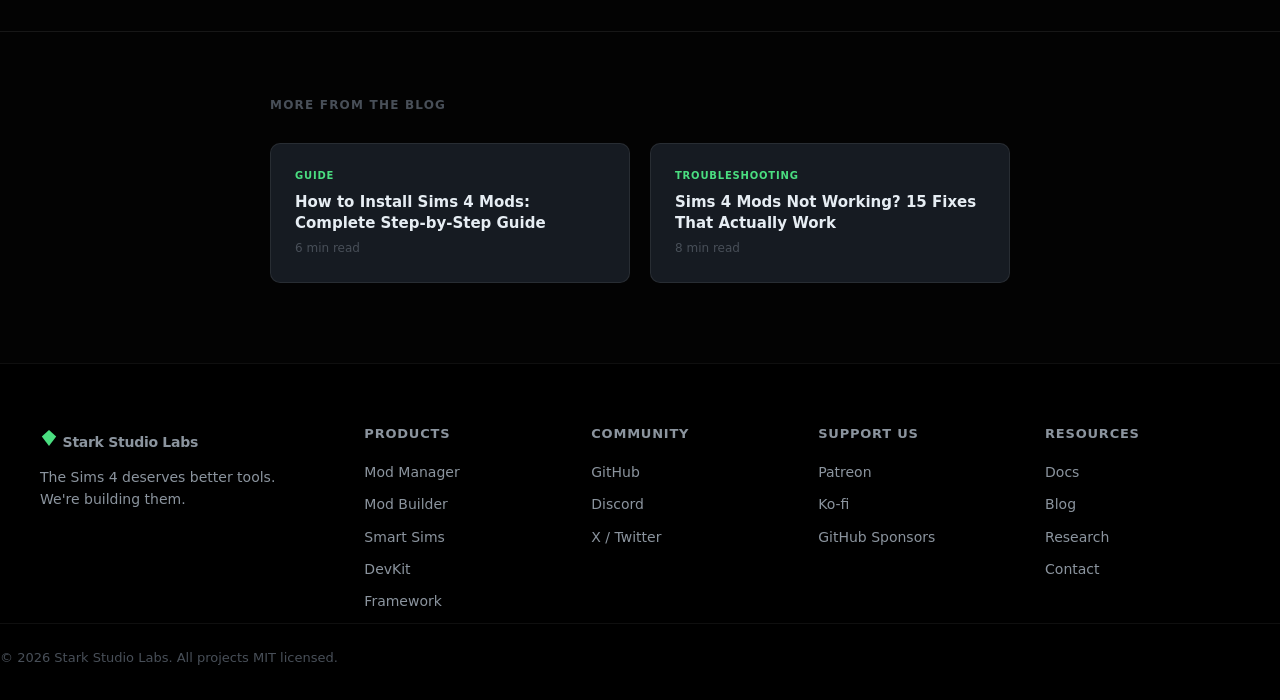
<file: blog/sims4-mods-beginners-guide.html>
<!DOCTYPE html>
<html lang="en">
<head>
  <meta charset="UTF-8">
  <meta name="viewport" content="width=device-width, initial-scale=1.0">
  <title>Best Sims 4 Mods for Beginners: 12 Essential Picks — Stark Studio Labs</title>
  <meta name="description" content="New to Sims 4 mods? Start here. These 12 mods are safe, beginner-friendly, and make the biggest difference to your game — no experience required.">
  <meta name="theme-color" content="#030303">
  <meta property="og:title" content="Best Sims 4 Mods for Beginners: 12 Essential Picks">
  <meta property="og:description" content="New to modding? These 12 mods are safe, easy to install, and make an immediate difference to how The Sims 4 plays.">
  <meta property="og:type" content="article">
  <meta property="og:url" content="https://stark-studio-labs.github.io/blog/sims4-mods-beginners-guide.html">
  <meta property="og:image" content="https://stark-studio-labs.github.io/assets/banner.png">
  <meta property="og:site_name" content="Stark Studio Labs">
  <meta name="twitter:card" content="summary_large_image">
  <meta name="twitter:title" content="Best Sims 4 Mods for Beginners: 12 Essential Picks">
  <meta name="twitter:description" content="New to modding? Start with these 12 safe, beginner-friendly mods that make the biggest difference.">
  <meta name="twitter:image" content="https://stark-studio-labs.github.io/assets/banner.png">
  <link rel="canonical" href="https://stark-studio-labs.github.io/blog/sims4-mods-beginners-guide.html">
  <link rel="stylesheet" href="../styles.css">
  <link rel="icon" href="data:image/svg+xml,<svg xmlns='http://www.w3.org/2000/svg' viewBox='0 0 100 100'><polygon points='50,5 10,42 50,95 90,42' fill='%234ade80'/></svg>">
  <script src="../script.js" defer></script>
  <script async src="https://www.googletagmanager.com/gtag/js?id=G-LF8E245M6W"></script>
  <script>
    window.dataLayer = window.dataLayer || [];
    function gtag(){dataLayer.push(arguments);}
    gtag('js', new Date());
    gtag('config', 'G-LF8E245M6W');
  </script>
</head>
<body>

  <!-- NAV -->
  <nav class="nav nav-scrolled-always" id="nav">
    <div class="nav-inner">
      <a href="../index.html" class="nav-logo">
        <span class="nav-icon"><svg width="18" height="18" viewBox="0 0 100 100"><polygon points="50,5 10,42 50,95 90,42" fill="#4ade80"/></svg></span>
        <span class="nav-wordmark">Stark Studio Labs</span>
      </a>
            <div class="nav-links" id="navLinks">
        <a href="../index.html">Home</a>
        <a href="../mods.html">Mods</a>
        <a href="../compare.html">Compare</a>
        <a href="../docs.html">Docs</a>
        <a href="../blog.html" class="nav-active">Blog</a>
        <a href="../research.html">Research</a>
        <a href="https://github.com/stark-studio-labs" class="nav-gh" target="_blank" rel="noopener">
          <svg width="20" height="20" viewBox="0 0 16 16" fill="currentColor"><path d="M8 0C3.58 0 0 3.58 0 8c0 3.54 2.29 6.53 5.47 7.59.4.07.55-.17.55-.38 0-.19-.01-.82-.01-1.49-2.01.37-2.53-.49-2.69-.94-.09-.23-.48-.94-.82-1.13-.28-.15-.68-.52-.01-.53.63-.01 1.08.58 1.23.82.72 1.21 1.87.87 2.33.66.07-.52.28-.87.51-1.07-1.78-.2-3.64-.89-3.64-3.95 0-.87.31-1.59.82-2.15-.08-.2-.36-1.02.08-2.12 0 0 .67-.21 2.2.82.64-.18 1.32-.27 2-.27.68 0 1.36.09 2 .27 1.53-1.04 2.2-.82 2.2-.82.44 1.1.16 1.92.08 2.12.51.56.82 1.27.82 2.15 0 3.07-1.87 3.75-3.65 3.95.29.25.54.73.54 1.48 0 1.07-.01 1.93-.01 2.2 0 .21.15.46.55.38A8.013 8.013 0 0016 8c0-4.42-3.58-8-8-8z"/></svg>
        </a>
      </div>
      <button class="nav-mobile-toggle" id="nav-toggle" aria-label="Menu">
        <span></span><span></span><span></span>
      </button>
    </div>
  </nav>

  <!-- POST HERO -->
  <section class="post-hero">
    <div class="post-hero-inner">
      <a href="../blog.html" class="post-breadcrumb">&#8592; Back to Blog</a>
      <div class="post-meta-row">
        <span class="post-tag">Beginner</span>
        <span class="post-date">March 30, 2026</span>
        <span class="post-read-time">7 min read</span>
      </div>
      <h1 class="post-title">Best Sims 4 Mods for Beginners:<br>12 Essential Picks</h1>
      <p class="post-lead">Not sure where to start with mods? These 12 picks are safe, well-maintained, and genuinely change how The Sims 4 feels to play. No experience needed &mdash; just download and drop them in your Mods folder.</p>
    </div>
  </section>

  <!-- COVER -->
  <div class="post-cover-wrap">
    <div class="post-cover-img post-cover-img--beginner">
      <div class="post-cover-pattern"></div>
      <div class="post-cover-label">&#9733; 12 hand-picked starter mods</div>
    </div>
  </div>

  <!-- ARTICLE -->
  <article class="post-article">
    <div class="post-body">

      <p>The Sims 4 has thousands of mods — which makes starting out overwhelming. This list cuts through the noise. Every mod here is free, actively maintained, compatible with the current game version, and makes a real difference to your gameplay.</p>
      <p>We've organized them by what they fix or improve. Install the ones that match what bugs you most about the base game.</p>

      <div class="callout callout--tip">
        <div class="callout-label">New to installing mods?</div>
        <p>Read our <a href="how-to-install-sims4-mods.html">complete installation guide</a> first. Takes about 10 minutes and covers everything &mdash; enabling mods in settings, finding your Mods folder, and verifying things work.</p>
      </div>

      <h2>Make Your Sims Smarter &amp; More Lifelike</h2>

      <ul class="mod-list">
        <li class="mod-item">
          <div class="mod-item-header">
            <span class="mod-item-name">MC Command Center (MCCC)</span>
            <span class="mod-item-badge mod-item-badge--free">Free</span>
            <span class="mod-item-badge mod-item-badge--essential">Essential</span>
          </div>
          <p>The single most important mod in The Sims 4. MCCC adds story progression (so the world keeps moving when you're not watching), pregnancy controls, population management, and hundreds of game settings you can tweak. Almost every experienced player has this installed. Created by Deaderpool and actively updated.</p>
        </li>
        <li class="mod-item">
          <div class="mod-item-header">
            <span class="mod-item-name">Slice of Life</span>
            <span class="mod-item-badge mod-item-badge--free">Free</span>
          </div>
          <p>Adds physical and emotional reactions that make your Sims feel more real &mdash; acne, drunkness, menstrual cycles (can be disabled), and a new "self-image" system that affects mood based on how things are going. Your Sims start to feel like actual people instead of mood meters. By KawaiiStacie.</p>
        </li>
        <li class="mod-item">
          <div class="mod-item-header">
            <span class="mod-item-name">Meaningful Stories</span>
            <span class="mod-item-badge mod-item-badge--free">Free</span>
          </div>
          <p>The base game's emotion system is shallow &mdash; Sims snap between "happy" and "fine" constantly. Meaningful Stories completely replaces it with slower, more realistic mood transitions. A Sim who just lost someone stays sad for a while. A big accomplishment genuinely feels good. By roBurky.</p>
        </li>
      </ul>

      <h2>Fix the Most Annoying Base Game Problems</h2>

      <ul class="mod-list">
        <li class="mod-item">
          <div class="mod-item-header">
            <span class="mod-item-name">UI Cheats Extension</span>
            <span class="mod-item-badge mod-item-badge--free">Free</span>
          </div>
          <p>Lets you click directly on the UI to cheat. Need more money? Click your Simoleon count and type a number. Want to max a skill instantly? Right-click the skill bar. Saves you from memorizing cheat codes. By weerbesu.</p>
        </li>
        <li class="mod-item">
          <div class="mod-item-header">
            <span class="mod-item-name">Better Build/Buy</span>
            <span class="mod-item-badge mod-item-badge--free">Free</span>
          </div>
          <p>Unlocks every debug item in the game (developer objects that normally require the <code>bb.showhiddenobjects</code> cheat) and organizes them better in the catalog. If you like building or decorating, this is essential. By TwistedMexi.</p>
        </li>
        <li class="mod-item">
          <div class="mod-item-header">
            <span class="mod-item-name">Faster Loading</span>
            <span class="mod-item-badge mod-item-badge--free">Free</span>
          </div>
          <p>The Sims 4's load screens are famously slow. This mod cuts loading times by up to 70% by optimizing how the game reads mod files. Almost no downside &mdash; just faster load times. If you have a lot of mods and custom content installed, the difference is dramatic.</p>
        </li>
      </ul>

      <h2>Better Relationships &amp; Social Life</h2>

      <ul class="mod-list">
        <li class="mod-item">
          <div class="mod-item-header">
            <span class="mod-item-name">First Impressions</span>
            <span class="mod-item-badge mod-item-badge--free">Free</span>
          </div>
          <p>Sims in the base game are instantly friends with everyone. First Impressions adds a first-meeting opinion system &mdash; Sims form initial judgments based on traits, appearance, and how the conversation goes. Makes building friendships feel earned. By Lumpinou.</p>
        </li>
        <li class="mod-item">
          <div class="mod-item-header">
            <span class="mod-item-name">Relationship Panel Overhaul</span>
            <span class="mod-item-badge mod-item-badge--free">Free</span>
          </div>
          <p>Shows more detail about your Sim's relationships &mdash; friendship level, romance level, how long they've known each other. Tiny change, makes a big difference to how you manage your Sim's social life.</p>
        </li>
      </ul>

      <h2>Make Money &amp; Careers More Interesting</h2>

      <ul class="mod-list">
        <li class="mod-item">
          <div class="mod-item-header">
            <span class="mod-item-name">Stark Economy Sim <span style="font-weight:400;font-size:13px;color:var(--text-secondary)">(by us)</span></span>
            <span class="mod-item-badge mod-item-badge--free">Free</span>
          </div>
          <p>Our own mod &mdash; adds a full financial system to The Sims 4. Your Sim can have a bank account, take out loans, invest in stocks, build credit, and pay real bills. Money actually has weight. It's compatible with all other mods and doesn't require any packs.</p>
        </li>
        <li class="mod-item">
          <div class="mod-item-header">
            <span class="mod-item-name">Career Overhaul (by Neia)</span>
            <span class="mod-item-badge mod-item-badge--free">Free</span>
          </div>
          <p>Makes careers feel like actual jobs. Adds more tasks, coworker interactions, and performance factors. Your Sim can get fired, have a great week, or coast by doing the minimum &mdash; just like real work.</p>
        </li>
      </ul>

      <h2>Quality of Life Tweaks</h2>

      <ul class="mod-list">
        <li class="mod-item">
          <div class="mod-item-header">
            <span class="mod-item-name">No Mosaic / Censor Mod</span>
            <span class="mod-item-badge mod-item-badge--free">Free</span>
          </div>
          <p>Removes the pixelation blur when Sims shower or use the bathroom. Sounds minor but makes the game feel less childish and more complete. One of the most downloaded mods for a reason.</p>
        </li>
        <li class="mod-item">
          <div class="mod-item-header">
            <span class="mod-item-name">Stark QoL Pack <span style="font-weight:400;font-size:13px;color:var(--text-secondary)">(by us)</span></span>
            <span class="mod-item-badge mod-item-badge--free">Free</span>
          </div>
          <p>Our quality-of-life mod bundle &mdash; fixes things that should have been in the base game: smarter queuing, better pathfinding, reduced autonomy spam, and dozens of small tweaks that add up. No configuration needed, just install and play.</p>
        </li>
      </ul>

      <h2>How to Install These</h2>
      <p>All 12 mods above work the same way &mdash; download the file, extract if it's a ZIP, and drop it in your Mods folder. If you haven't set that up yet, our <a href="how-to-install-sims4-mods.html">step-by-step install guide</a> walks through the whole thing.</p>

      <div class="callout callout--tip">
        <div class="callout-label">Recommended install order</div>
        <p>Start with MCCC and UI Cheats Extension &mdash; they have the broadest impact. Then add the others one or two at a time so you can notice what each one changes. Don't install all 12 at once on your first try.</p>
      </div>

      <h2>What to Do If Something Breaks</h2>
      <p>After a Sims 4 update, mods sometimes stop working until their creators push an update. If the game crashes or mods disappear from your list, check the creator's website or Patreon for an updated version. Our <a href="sims4-mods-not-working-fix.html">troubleshooting guide</a> covers the most common issues and how to fix them fast.</p>

    </div>
  </article>

  <!-- CTA -->
  <section class="post-cta-section">
    <div class="post-cta-box">
      <h3>Our mods are on the list for a reason.</h3>
      <p>The Stark Economy Sim and QoL Pack are free, open source, and built to the same standard as the best mods in the community. Download them, try them, and let us know what you think in Discord.</p>
      <div class="post-cta-actions">
        <a href="../download.html" class="btn btn-primary">Download Free Mods</a>
        <a href="https://discord.gg/starkstudiolabs" target="_blank" rel="noopener" class="btn btn-secondary">Join Discord</a>
      </div>
    </div>
  </section>

  <!-- RELATED -->
  <section class="post-related-section">
    <div class="post-related-inner">
      <div class="post-related-label">More from the blog</div>
      <div class="related-grid">
        <a href="how-to-install-sims4-mods.html" class="related-card">
          <span class="related-card-tag">Guide</span>
          <div class="related-card-title">How to Install Sims 4 Mods: Complete Step-by-Step Guide</div>
          <div class="related-card-time">6 min read</div>
        </a>
        <a href="sims4-mods-not-working-fix.html" class="related-card">
          <span class="related-card-tag">Troubleshooting</span>
          <div class="related-card-title">Sims 4 Mods Not Working? 15 Fixes That Actually Work</div>
          <div class="related-card-time">8 min read</div>
        </a>
      </div>
    </div>
  </section>

  <!-- FOOTER -->
  <footer class="footer">
    <div class="footer-grid">
      <div class="footer-col footer-brand">
        <a href="../index.html" class="footer-logo">
          <span class="nav-icon"><svg width="18" height="18" viewBox="0 0 100 100"><polygon points="50,5 10,42 50,95 90,42" fill="#4ade80"/></svg></span>
          <span>Stark Studio Labs</span>
        </a>
        <p class="footer-tagline">The Sims 4 deserves better tools. We're building them.</p>
      </div>
      <div class="footer-col">
        <h4>Products</h4>
        <a href="https://github.com/stark-studio-labs/sims4-mod-manager" target="_blank" rel="noopener">Mod Manager</a>
        <a href="https://github.com/stark-studio-labs/sims4-mod-builder" target="_blank" rel="noopener">Mod Builder</a>
        <a href="https://github.com/stark-studio-labs/sims4-smart-sims" target="_blank" rel="noopener">Smart Sims</a>
        <a href="https://github.com/stark-studio-labs/sims4-stark-devkit" target="_blank" rel="noopener">DevKit</a>
        <a href="https://github.com/stark-studio-labs/sims4-stark-framework" target="_blank" rel="noopener">Framework</a>
      </div>
      <div class="footer-col">
        <h4>Community</h4>
        <a href="https://github.com/stark-studio-labs" target="_blank" rel="noopener">GitHub</a>
        <a href="https://discord.gg/starkstudiolabs" target="_blank" rel="noopener">Discord</a>
        <a href="https://x.com/starkstudiolabs" target="_blank" rel="noopener">X / Twitter</a>
      </div>
      <div class="footer-col">
        <h4>Support Us</h4>
        <a href="https://patreon.com/c/Shadowstarrk" target="_blank" rel="noopener">Patreon</a>
        <a href="https://ko-fi.com/starkstudiolabs" target="_blank" rel="noopener">Ko-fi</a>
        <a href="https://github.com/sponsors/stark-studio-labs" target="_blank" rel="noopener">GitHub Sponsors</a>
      </div>
      <div class="footer-col">
        <h4>Resources</h4>
        <a href="../docs.html">Docs</a>
        <a href="../blog.html">Blog</a>
        <a href="../research.html">Research</a>
        <a href="mailto:studio@starklabs.dev">Contact</a>
      </div>
    </div>
    <div class="footer-bottom">
      <p>&copy; 2026 Stark Studio Labs. All projects MIT licensed.</p>
    </div>
  </footer>

<script src="../events.js"></script>
</body>
</html>
</file>
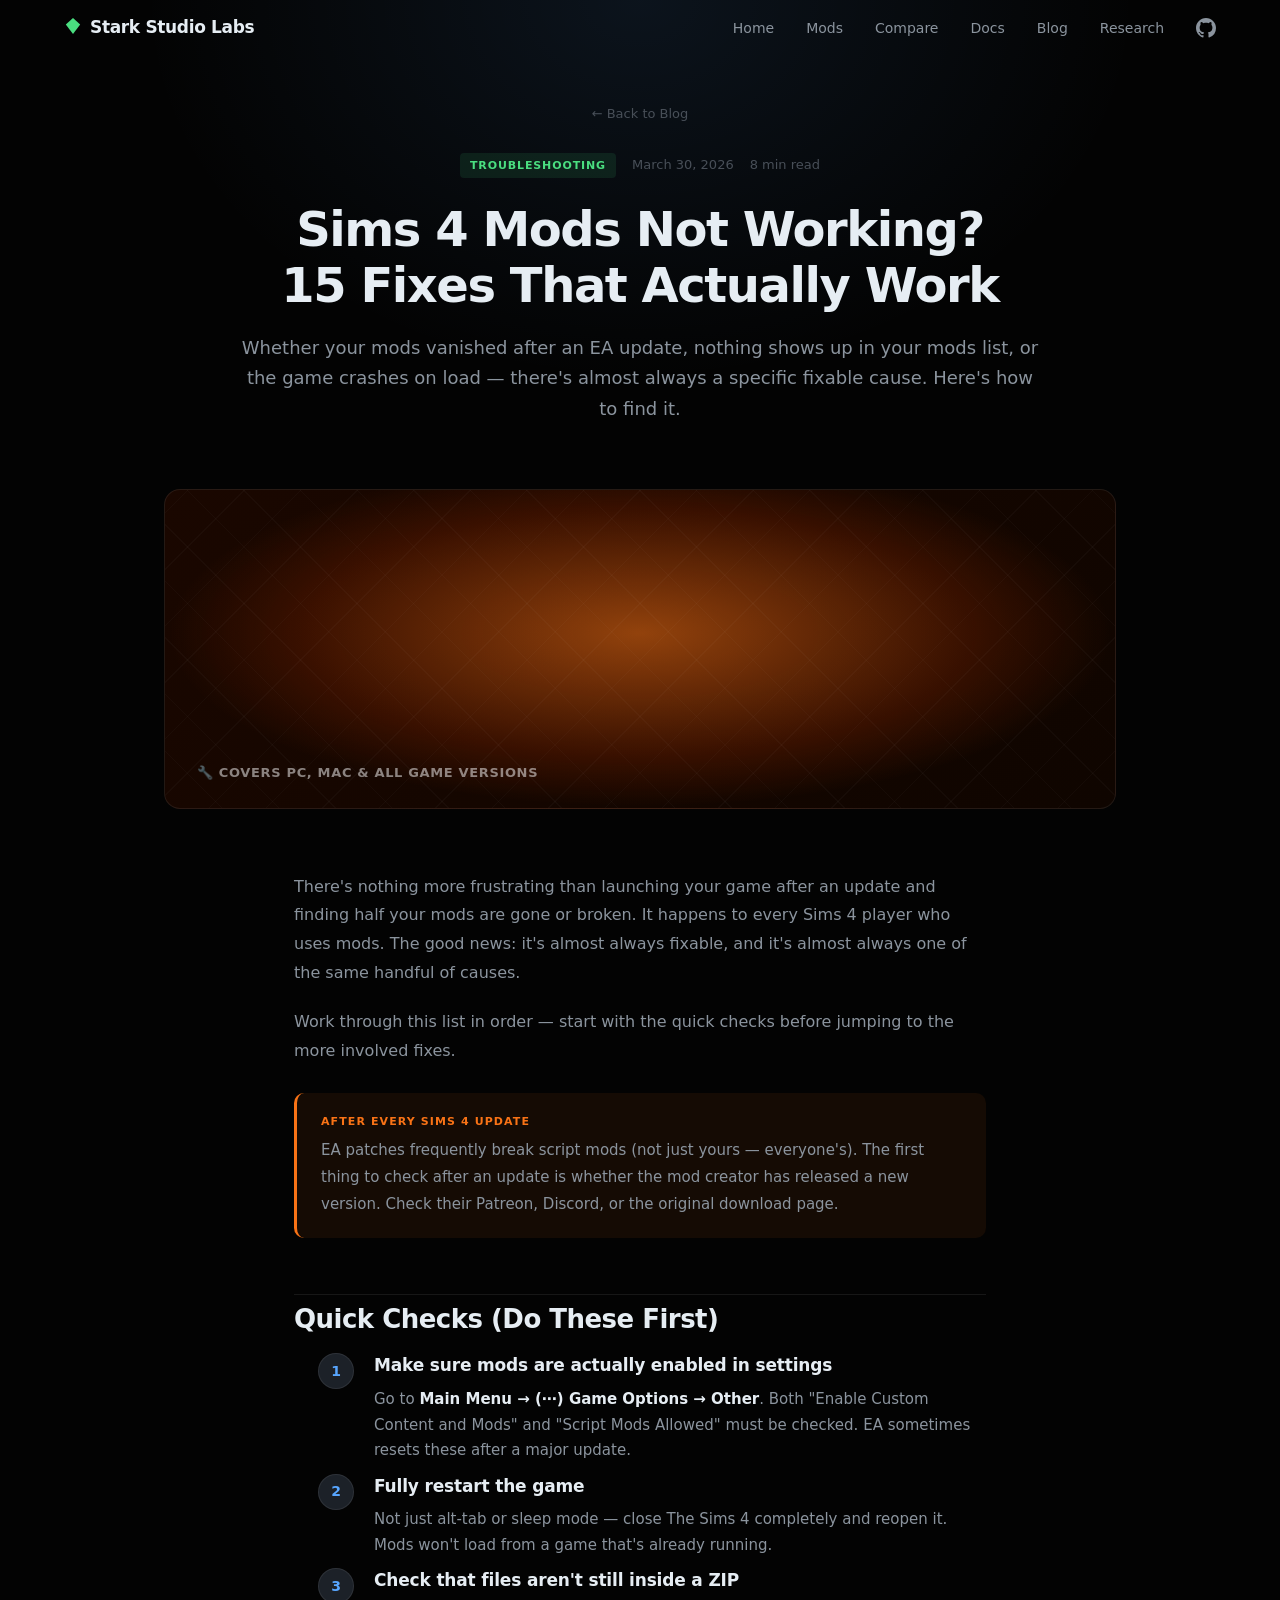
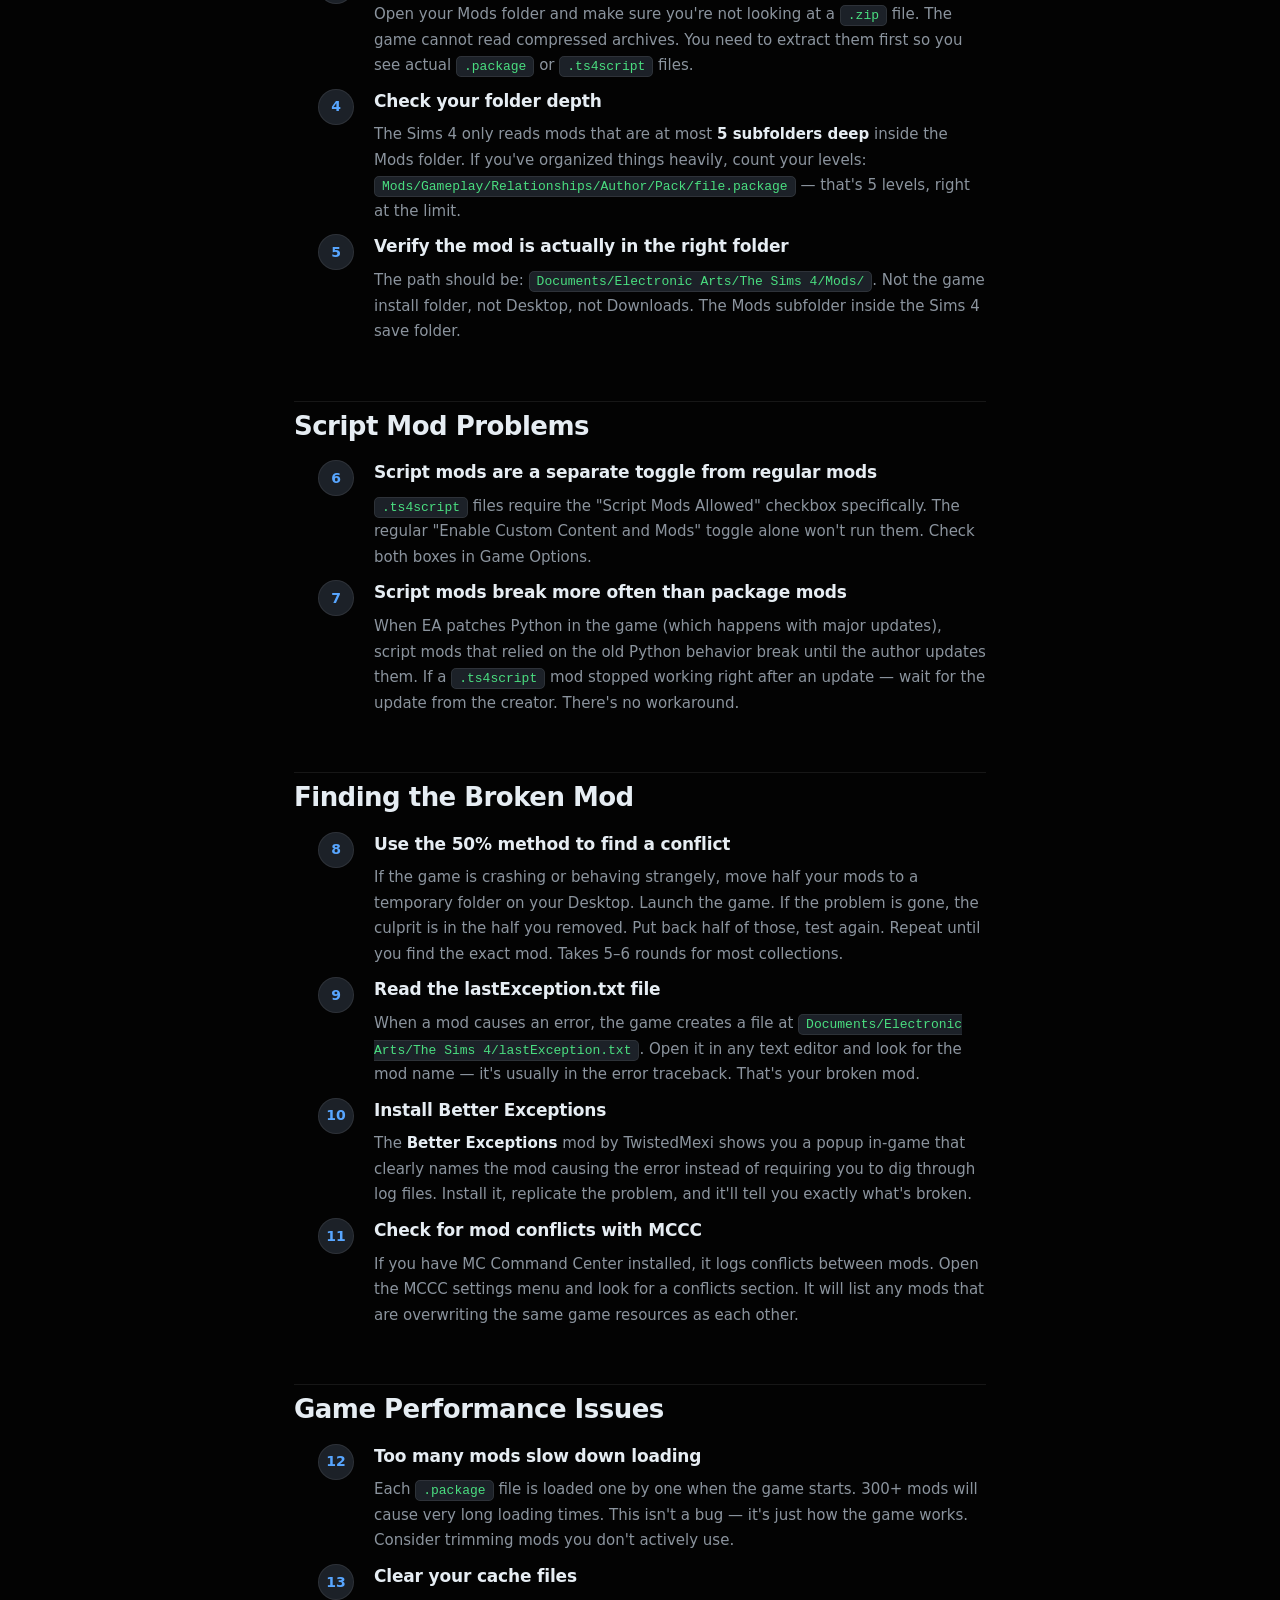
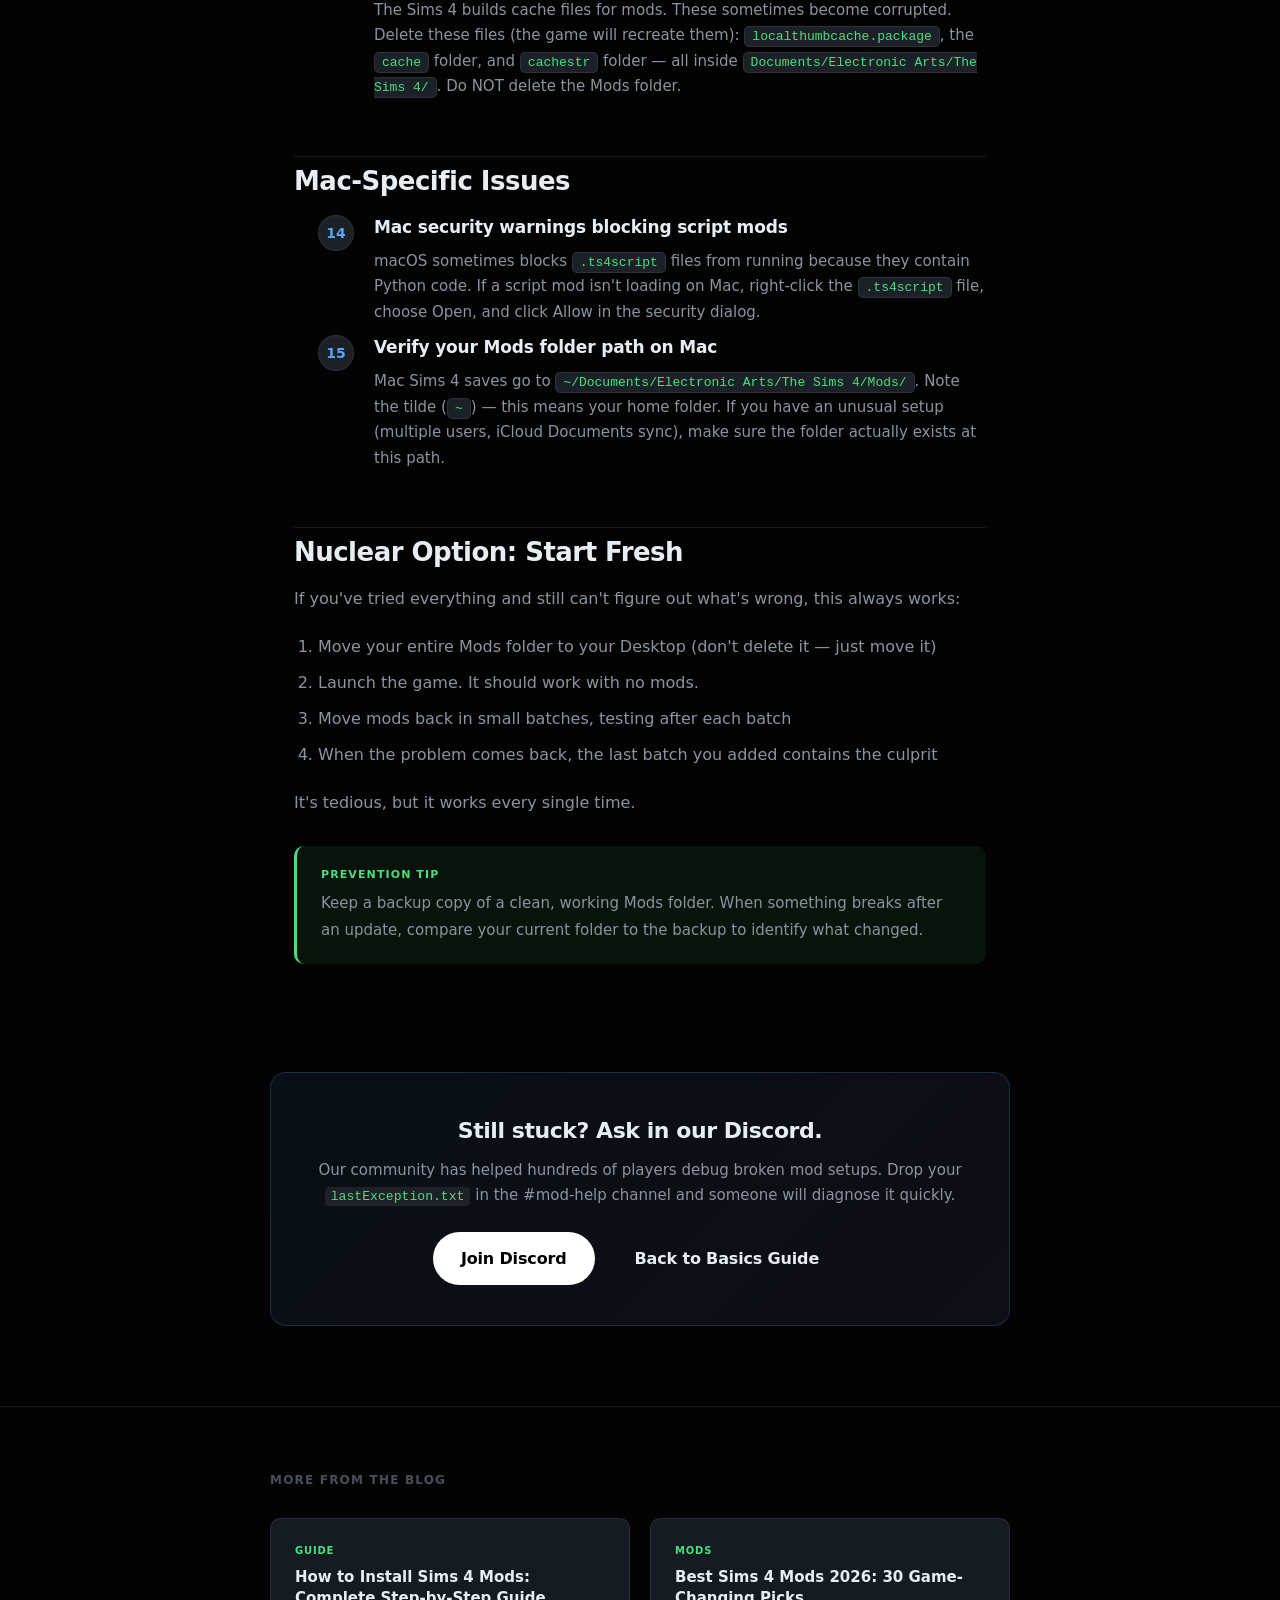
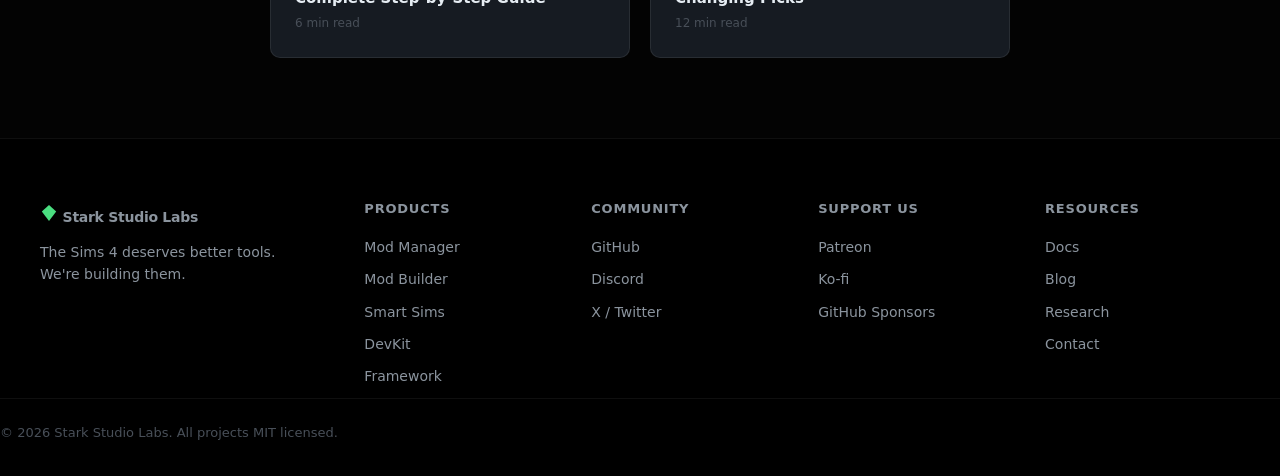
<file: blog/sims4-mods-not-working-fix.html>
<!DOCTYPE html>
<html lang="en">
<head>
  <meta charset="UTF-8">
  <meta name="viewport" content="width=device-width, initial-scale=1.0">
  <title>Sims 4 Mods Not Working? 15 Fixes That Actually Work (2026) — Stark Studio Labs</title>
  <meta name="description" content="Sims 4 mods not showing up or not working after an update? Step-by-step troubleshooting guide covering the 15 most common causes and exactly how to fix each one.">
  <meta name="theme-color" content="#030303">
  <meta property="og:title" content="Sims 4 Mods Not Working? 15 Fixes That Actually Work">
  <meta property="og:description" content="Mods not showing up? Script mods disabled? Crashing on load? Find the exact fix for your problem.">
  <meta property="og:type" content="article">
  <meta property="og:url" content="https://stark-studio-labs.github.io/blog/sims4-mods-not-working-fix.html">
  <meta property="og:image" content="https://stark-studio-labs.github.io/assets/banner.png">
  <meta property="og:site_name" content="Stark Studio Labs">
  <meta name="twitter:card" content="summary_large_image">
  <meta name="twitter:title" content="Sims 4 Mods Not Working? 15 Fixes">
  <meta name="twitter:description" content="The complete troubleshooting guide for broken Sims 4 mods.">
  <meta name="twitter:image" content="https://stark-studio-labs.github.io/assets/banner.png">
  <link rel="canonical" href="https://stark-studio-labs.github.io/blog/sims4-mods-not-working-fix.html">
  <link rel="stylesheet" href="../styles.css">
  <link rel="icon" href="data:image/svg+xml,<svg xmlns='http://www.w3.org/2000/svg' viewBox='0 0 100 100'><polygon points='50,5 10,42 50,95 90,42' fill='%234ade80'/></svg>">
  <script src="../script.js" defer></script>
  <script async src="https://www.googletagmanager.com/gtag/js?id=G-LF8E245M6W"></script>
  <script>
    window.dataLayer = window.dataLayer || [];
    function gtag(){dataLayer.push(arguments);}
    gtag('js', new Date());
    gtag('config', 'G-LF8E245M6W');
  </script>
</head>
<body>

  <!-- NAV -->
  <nav class="nav nav-scrolled-always" id="nav">
    <div class="nav-inner">
      <a href="../index.html" class="nav-logo">
        <span class="nav-icon"><svg width="18" height="18" viewBox="0 0 100 100"><polygon points="50,5 10,42 50,95 90,42" fill="#4ade80"/></svg></span>
        <span class="nav-wordmark">Stark Studio Labs</span>
      </a>
            <div class="nav-links" id="navLinks">
        <a href="../index.html">Home</a>
        <a href="../mods.html">Mods</a>
        <a href="../compare.html">Compare</a>
        <a href="../docs.html">Docs</a>
        <a href="../blog.html" class="nav-active">Blog</a>
        <a href="../research.html">Research</a>
        <a href="https://github.com/stark-studio-labs" class="nav-gh" target="_blank" rel="noopener">
          <svg width="20" height="20" viewBox="0 0 16 16" fill="currentColor"><path d="M8 0C3.58 0 0 3.58 0 8c0 3.54 2.29 6.53 5.47 7.59.4.07.55-.17.55-.38 0-.19-.01-.82-.01-1.49-2.01.37-2.53-.49-2.69-.94-.09-.23-.48-.94-.82-1.13-.28-.15-.68-.52-.01-.53.63-.01 1.08.58 1.23.82.72 1.21 1.87.87 2.33.66.07-.52.28-.87.51-1.07-1.78-.2-3.64-.89-3.64-3.95 0-.87.31-1.59.82-2.15-.08-.2-.36-1.02.08-2.12 0 0 .67-.21 2.2.82.64-.18 1.32-.27 2-.27.68 0 1.36.09 2 .27 1.53-1.04 2.2-.82 2.2-.82.44 1.1.16 1.92.08 2.12.51.56.82 1.27.82 2.15 0 3.07-1.87 3.75-3.65 3.95.29.25.54.73.54 1.48 0 1.07-.01 1.93-.01 2.2 0 .21.15.46.55.38A8.013 8.013 0 0016 8c0-4.42-3.58-8-8-8z"/></svg>
        </a>
      </div>
      <button class="nav-mobile-toggle" id="nav-toggle" aria-label="Menu">
        <span></span><span></span><span></span>
      </button>
    </div>
  </nav>

  <!-- POST HERO -->
  <section class="post-hero">
    <div class="post-hero-inner">
      <a href="../blog.html" class="post-breadcrumb">&#8592; Back to Blog</a>
      <div class="post-meta-row">
        <span class="post-tag">Troubleshooting</span>
        <span class="post-date">March 30, 2026</span>
        <span class="post-read-time">8 min read</span>
      </div>
      <h1 class="post-title">Sims 4 Mods Not Working?<br>15 Fixes That Actually Work</h1>
      <p class="post-lead">Whether your mods vanished after an EA update, nothing shows up in your mods list, or the game crashes on load — there's almost always a specific fixable cause. Here's how to find it.</p>
    </div>
  </section>

  <!-- COVER -->
  <div class="post-cover-wrap">
    <div class="post-cover-img post-cover-img--fix">
      <div class="post-cover-pattern"></div>
      <div class="post-cover-label">&#128295; Covers PC, Mac &amp; all game versions</div>
    </div>
  </div>

  <!-- ARTICLE -->
  <article class="post-article">
    <div class="post-body">

      <p>There's nothing more frustrating than launching your game after an update and finding half your mods are gone or broken. It happens to every Sims 4 player who uses mods. The good news: it's almost always fixable, and it's almost always one of the same handful of causes.</p>
      <p>Work through this list in order — start with the quick checks before jumping to the more involved fixes.</p>

      <div class="callout callout--warning">
        <div class="callout-label">After every Sims 4 update</div>
        <p>EA patches frequently break script mods (not just yours — everyone's). The first thing to check after an update is whether the mod creator has released a new version. Check their Patreon, Discord, or the original download page.</p>
      </div>

      <h2>Quick Checks (Do These First)</h2>

      <ol class="step-list">
        <li class="step-item">
          <div class="step-num">1</div>
          <div class="step-content">
            <h3>Make sure mods are actually enabled in settings</h3>
            <p>Go to <strong>Main Menu &rarr; (&#8943;) Game Options &rarr; Other</strong>. Both "Enable Custom Content and Mods" and "Script Mods Allowed" must be checked. EA sometimes resets these after a major update.</p>
          </div>
        </li>
        <li class="step-item">
          <div class="step-num">2</div>
          <div class="step-content">
            <h3>Fully restart the game</h3>
            <p>Not just alt-tab or sleep mode — close The Sims 4 completely and reopen it. Mods won't load from a game that's already running.</p>
          </div>
        </li>
        <li class="step-item">
          <div class="step-num">3</div>
          <div class="step-content">
            <h3>Check that files aren't still inside a ZIP</h3>
            <p>Open your Mods folder and make sure you're not looking at a <code>.zip</code> file. The game cannot read compressed archives. You need to extract them first so you see actual <code>.package</code> or <code>.ts4script</code> files.</p>
          </div>
        </li>
        <li class="step-item">
          <div class="step-num">4</div>
          <div class="step-content">
            <h3>Check your folder depth</h3>
            <p>The Sims 4 only reads mods that are at most <strong>5 subfolders deep</strong> inside the Mods folder. If you've organized things heavily, count your levels: <code>Mods/Gameplay/Relationships/Author/Pack/file.package</code> — that's 5 levels, right at the limit.</p>
          </div>
        </li>
        <li class="step-item">
          <div class="step-num">5</div>
          <div class="step-content">
            <h3>Verify the mod is actually in the right folder</h3>
            <p>The path should be: <code>Documents/Electronic Arts/The Sims 4/Mods/</code>. Not the game install folder, not Desktop, not Downloads. The Mods subfolder inside the Sims 4 save folder.</p>
          </div>
        </li>
      </ol>

      <h2>Script Mod Problems</h2>

      <ol class="step-list">
        <li class="step-item">
          <div class="step-num">6</div>
          <div class="step-content">
            <h3>Script mods are a separate toggle from regular mods</h3>
            <p><code>.ts4script</code> files require the "Script Mods Allowed" checkbox specifically. The regular "Enable Custom Content and Mods" toggle alone won't run them. Check both boxes in Game Options.</p>
          </div>
        </li>
        <li class="step-item">
          <div class="step-num">7</div>
          <div class="step-content">
            <h3>Script mods break more often than package mods</h3>
            <p>When EA patches Python in the game (which happens with major updates), script mods that relied on the old Python behavior break until the author updates them. If a <code>.ts4script</code> mod stopped working right after an update — wait for the update from the creator. There's no workaround.</p>
          </div>
        </li>
      </ol>

      <h2>Finding the Broken Mod</h2>

      <ol class="step-list">
        <li class="step-item">
          <div class="step-num">8</div>
          <div class="step-content">
            <h3>Use the 50% method to find a conflict</h3>
            <p>If the game is crashing or behaving strangely, move half your mods to a temporary folder on your Desktop. Launch the game. If the problem is gone, the culprit is in the half you removed. Put back half of those, test again. Repeat until you find the exact mod. Takes 5–6 rounds for most collections.</p>
          </div>
        </li>
        <li class="step-item">
          <div class="step-num">9</div>
          <div class="step-content">
            <h3>Read the lastException.txt file</h3>
            <p>When a mod causes an error, the game creates a file at <code>Documents/Electronic Arts/The Sims 4/lastException.txt</code>. Open it in any text editor and look for the mod name — it's usually in the error traceback. That's your broken mod.</p>
          </div>
        </li>
        <li class="step-item">
          <div class="step-num">10</div>
          <div class="step-content">
            <h3>Install Better Exceptions</h3>
            <p>The <strong>Better Exceptions</strong> mod by TwistedMexi shows you a popup in-game that clearly names the mod causing the error instead of requiring you to dig through log files. Install it, replicate the problem, and it'll tell you exactly what's broken.</p>
          </div>
        </li>
        <li class="step-item">
          <div class="step-num">11</div>
          <div class="step-content">
            <h3>Check for mod conflicts with MCCC</h3>
            <p>If you have MC Command Center installed, it logs conflicts between mods. Open the MCCC settings menu and look for a conflicts section. It will list any mods that are overwriting the same game resources as each other.</p>
          </div>
        </li>
      </ol>

      <h2>Game Performance Issues</h2>

      <ol class="step-list">
        <li class="step-item">
          <div class="step-num">12</div>
          <div class="step-content">
            <h3>Too many mods slow down loading</h3>
            <p>Each <code>.package</code> file is loaded one by one when the game starts. 300+ mods will cause very long loading times. This isn't a bug — it's just how the game works. Consider trimming mods you don't actively use.</p>
          </div>
        </li>
        <li class="step-item">
          <div class="step-num">13</div>
          <div class="step-content">
            <h3>Clear your cache files</h3>
            <p>The Sims 4 builds cache files for mods. These sometimes become corrupted. Delete these files (the game will recreate them): <code>localthumbcache.package</code>, the <code>cache</code> folder, and <code>cachestr</code> folder — all inside <code>Documents/Electronic Arts/The Sims 4/</code>. Do NOT delete the Mods folder.</p>
          </div>
        </li>
      </ol>

      <h2>Mac-Specific Issues</h2>

      <ol class="step-list">
        <li class="step-item">
          <div class="step-num">14</div>
          <div class="step-content">
            <h3>Mac security warnings blocking script mods</h3>
            <p>macOS sometimes blocks <code>.ts4script</code> files from running because they contain Python code. If a script mod isn't loading on Mac, right-click the <code>.ts4script</code> file, choose Open, and click Allow in the security dialog.</p>
          </div>
        </li>
        <li class="step-item">
          <div class="step-num">15</div>
          <div class="step-content">
            <h3>Verify your Mods folder path on Mac</h3>
            <p>Mac Sims 4 saves go to <code>~/Documents/Electronic Arts/The Sims 4/Mods/</code>. Note the tilde (<code>~</code>) — this means your home folder. If you have an unusual setup (multiple users, iCloud Documents sync), make sure the folder actually exists at this path.</p>
          </div>
        </li>
      </ol>

      <h2>Nuclear Option: Start Fresh</h2>
      <p>If you've tried everything and still can't figure out what's wrong, this always works:</p>
      <ol>
        <li>Move your entire Mods folder to your Desktop (don't delete it — just move it)</li>
        <li>Launch the game. It should work with no mods.</li>
        <li>Move mods back in small batches, testing after each batch</li>
        <li>When the problem comes back, the last batch you added contains the culprit</li>
      </ol>
      <p>It's tedious, but it works every single time.</p>

      <div class="callout callout--tip">
        <div class="callout-label">Prevention tip</div>
        <p>Keep a backup copy of a clean, working Mods folder. When something breaks after an update, compare your current folder to the backup to identify what changed.</p>
      </div>

    </div>
  </article>

  <!-- CTA -->
  <section class="post-cta-section">
    <div class="post-cta-box">
      <h3>Still stuck? Ask in our Discord.</h3>
      <p>Our community has helped hundreds of players debug broken mod setups. Drop your <code>lastException.txt</code> in the #mod-help channel and someone will diagnose it quickly.</p>
      <div class="post-cta-actions">
        <a href="https://discord.gg/starkstudiolabs" target="_blank" rel="noopener" class="btn btn-primary">Join Discord</a>
        <a href="how-to-install-sims4-mods.html" class="btn btn-secondary">Back to Basics Guide</a>
      </div>
    </div>
  </section>

  <!-- RELATED -->
  <section class="post-related-section">
    <div class="post-related-inner">
      <div class="post-related-label">More from the blog</div>
      <div class="related-grid">
        <a href="how-to-install-sims4-mods.html" class="related-card">
          <span class="related-card-tag">Guide</span>
          <div class="related-card-title">How to Install Sims 4 Mods: Complete Step-by-Step Guide</div>
          <div class="related-card-time">6 min read</div>
        </a>
        <a href="best-sims4-mods-2026.html" class="related-card">
          <span class="related-card-tag">Mods</span>
          <div class="related-card-title">Best Sims 4 Mods 2026: 30 Game-Changing Picks</div>
          <div class="related-card-time">12 min read</div>
        </a>
      </div>
    </div>
  </section>

  <!-- FOOTER -->
  <footer class="footer">
    <div class="footer-grid">
      <div class="footer-col footer-brand">
        <a href="../index.html" class="footer-logo">
          <span class="nav-icon"><svg width="18" height="18" viewBox="0 0 100 100"><polygon points="50,5 10,42 50,95 90,42" fill="#4ade80"/></svg></span>
          <span>Stark Studio Labs</span>
        </a>
        <p class="footer-tagline">The Sims 4 deserves better tools. We're building them.</p>
      </div>
      <div class="footer-col">
        <h4>Products</h4>
        <a href="https://github.com/stark-studio-labs/sims4-mod-manager" target="_blank" rel="noopener">Mod Manager</a>
        <a href="https://github.com/stark-studio-labs/sims4-mod-builder" target="_blank" rel="noopener">Mod Builder</a>
        <a href="https://github.com/stark-studio-labs/sims4-smart-sims" target="_blank" rel="noopener">Smart Sims</a>
        <a href="https://github.com/stark-studio-labs/sims4-stark-devkit" target="_blank" rel="noopener">DevKit</a>
        <a href="https://github.com/stark-studio-labs/sims4-stark-framework" target="_blank" rel="noopener">Framework</a>
      </div>
      <div class="footer-col">
        <h4>Community</h4>
        <a href="https://github.com/stark-studio-labs" target="_blank" rel="noopener">GitHub</a>
        <a href="https://discord.gg/starkstudiolabs" target="_blank" rel="noopener">Discord</a>
        <a href="https://x.com/starkstudiolabs" target="_blank" rel="noopener">X / Twitter</a>
      </div>
      <div class="footer-col">
        <h4>Support Us</h4>
        <a href="https://patreon.com/c/Shadowstarrk" target="_blank" rel="noopener">Patreon</a>
        <a href="https://ko-fi.com/starkstudiolabs" target="_blank" rel="noopener">Ko-fi</a>
        <a href="https://github.com/sponsors/stark-studio-labs" target="_blank" rel="noopener">GitHub Sponsors</a>
      </div>
      <div class="footer-col">
        <h4>Resources</h4>
        <a href="../docs.html">Docs</a>
        <a href="../blog.html">Blog</a>
        <a href="../research.html">Research</a>
        <a href="mailto:studio@starklabs.dev">Contact</a>
      </div>
    </div>
    <div class="footer-bottom">
      <p>&copy; 2026 Stark Studio Labs. All projects MIT licensed.</p>
    </div>
  </footer>

<script src="../events.js"></script>
</body>
</html>
</file>
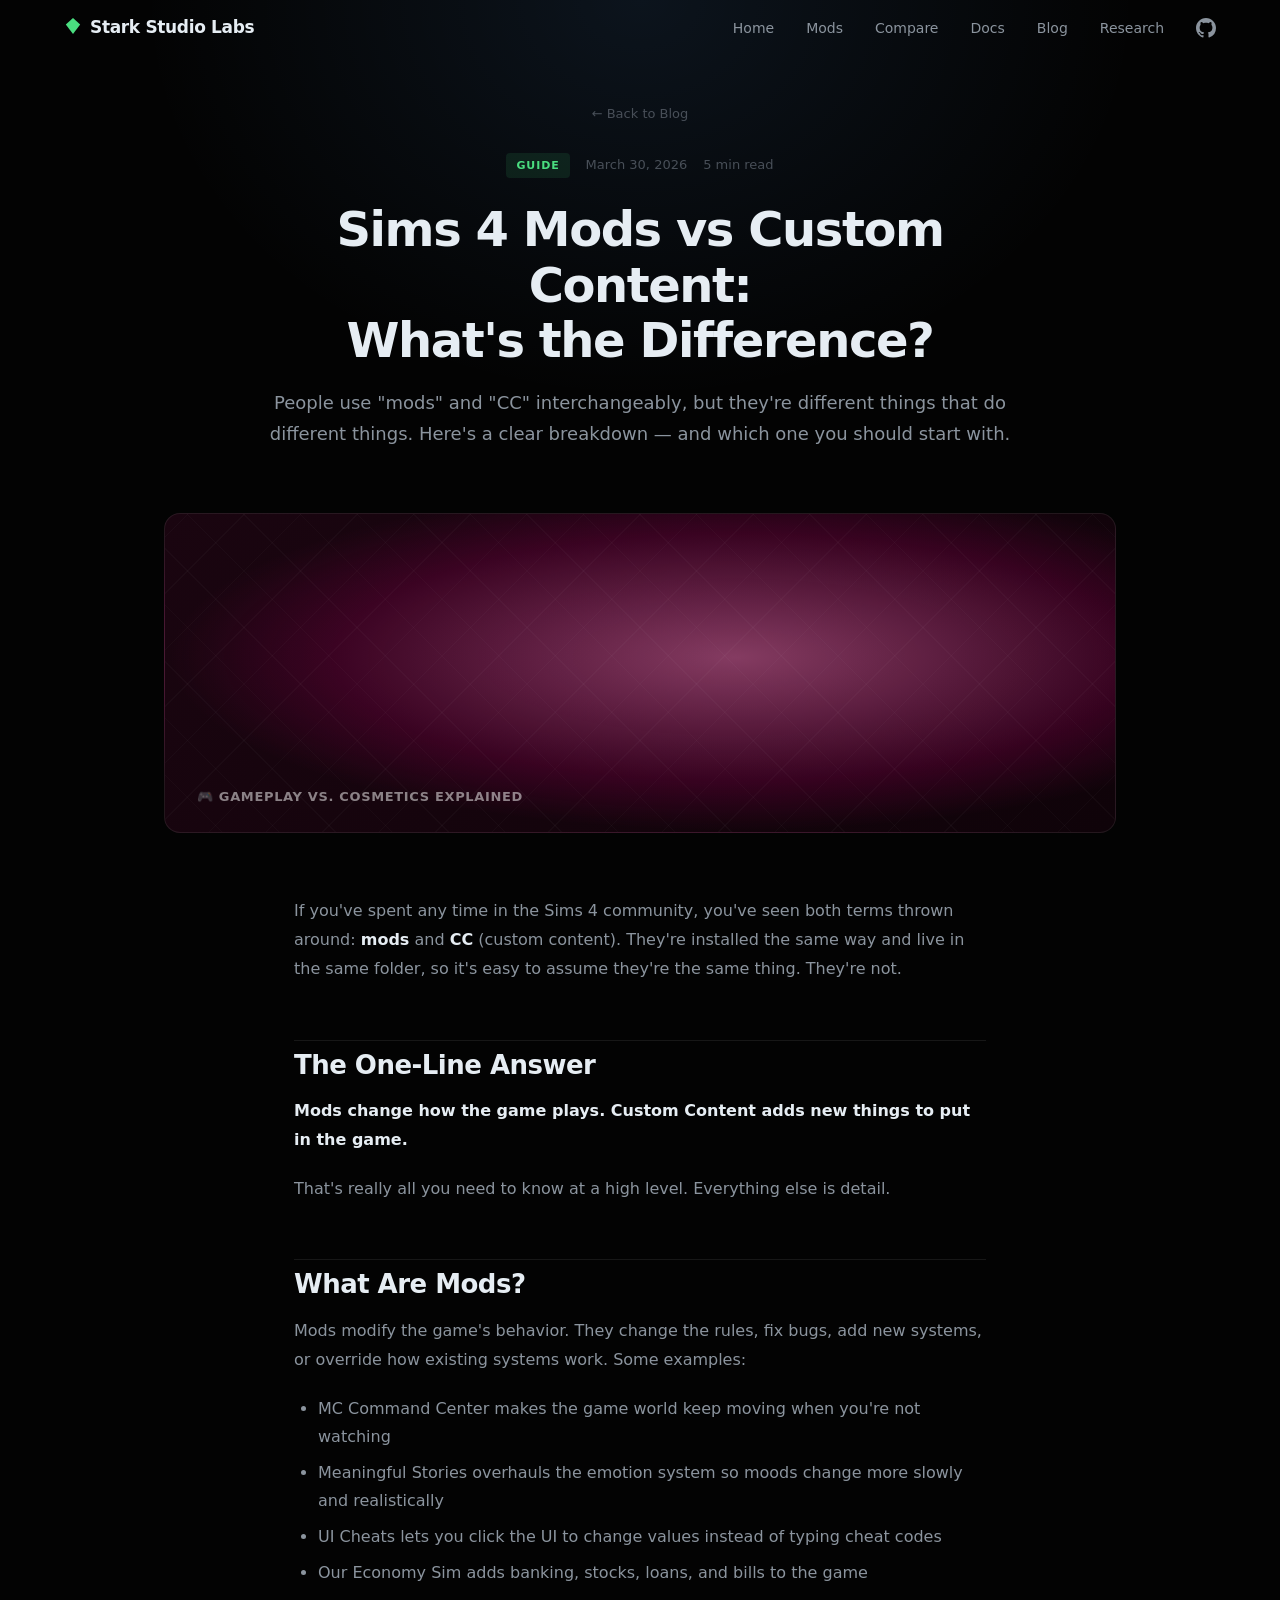
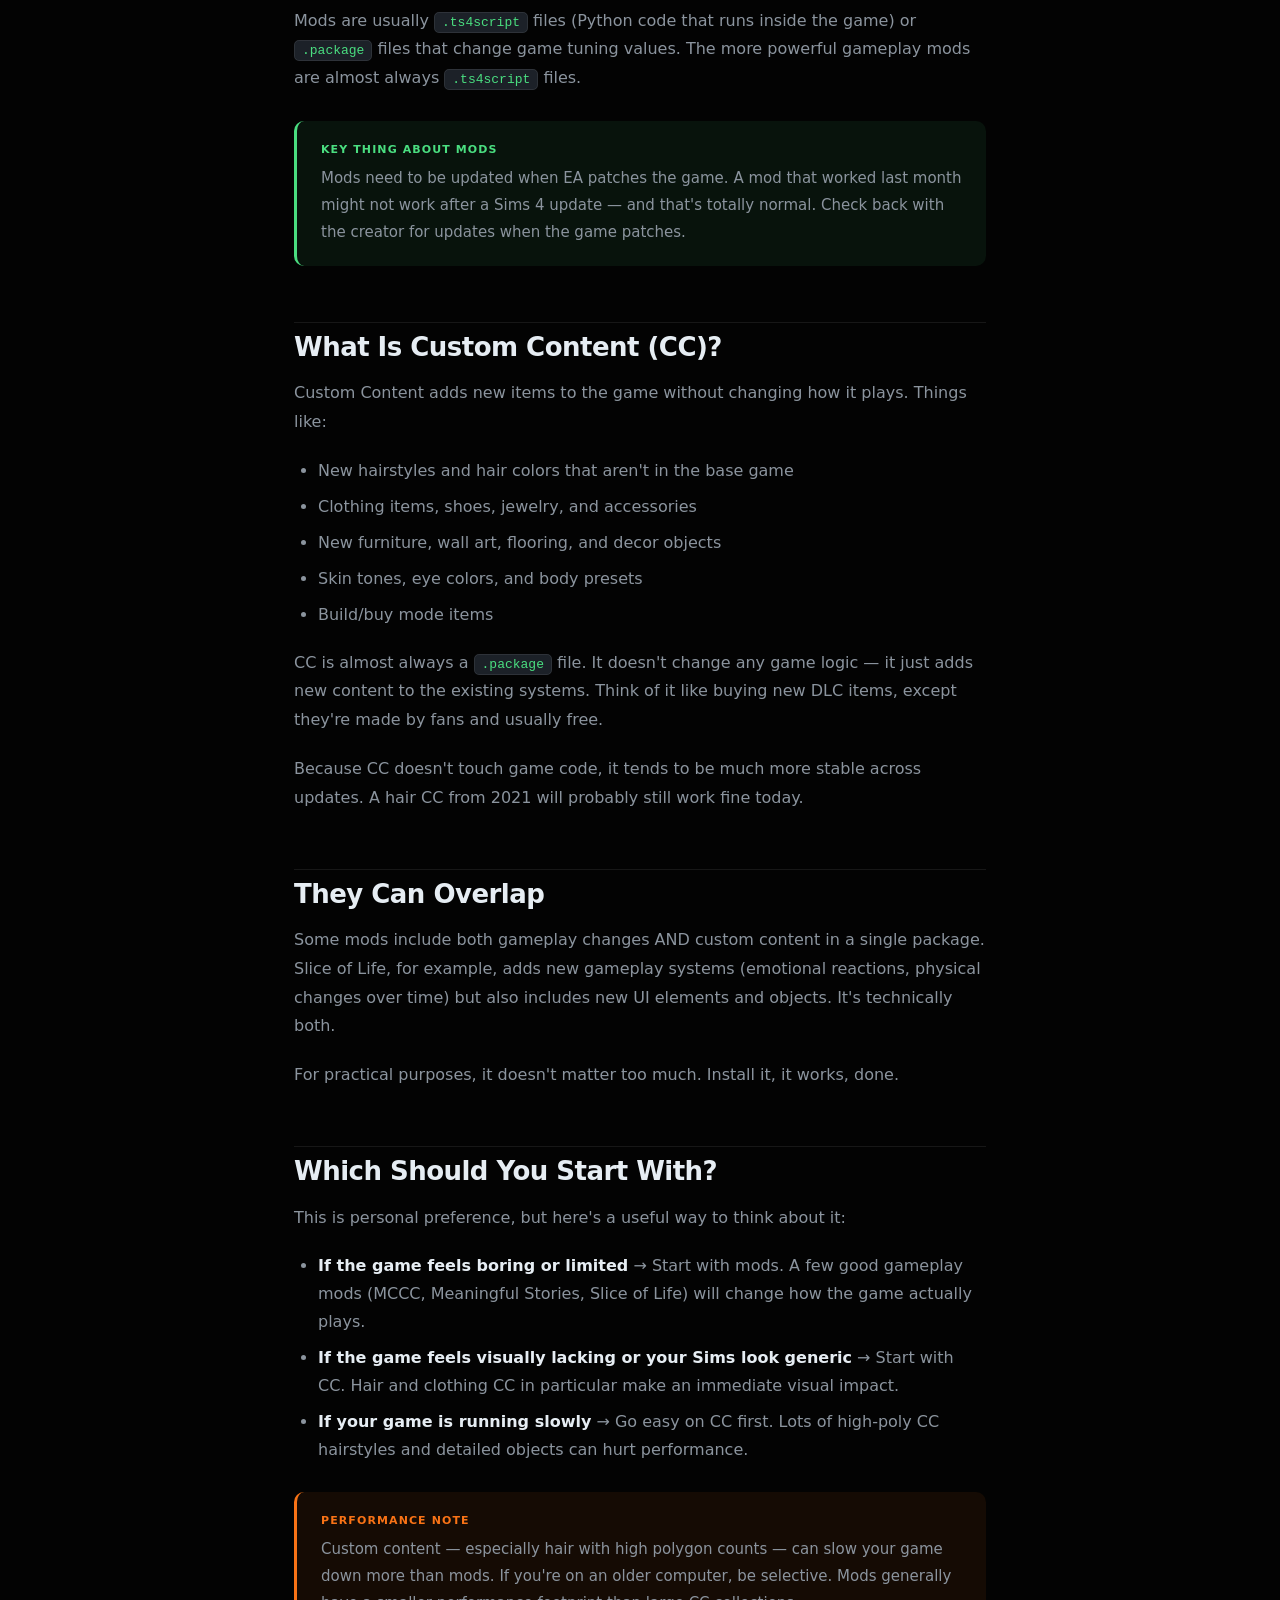
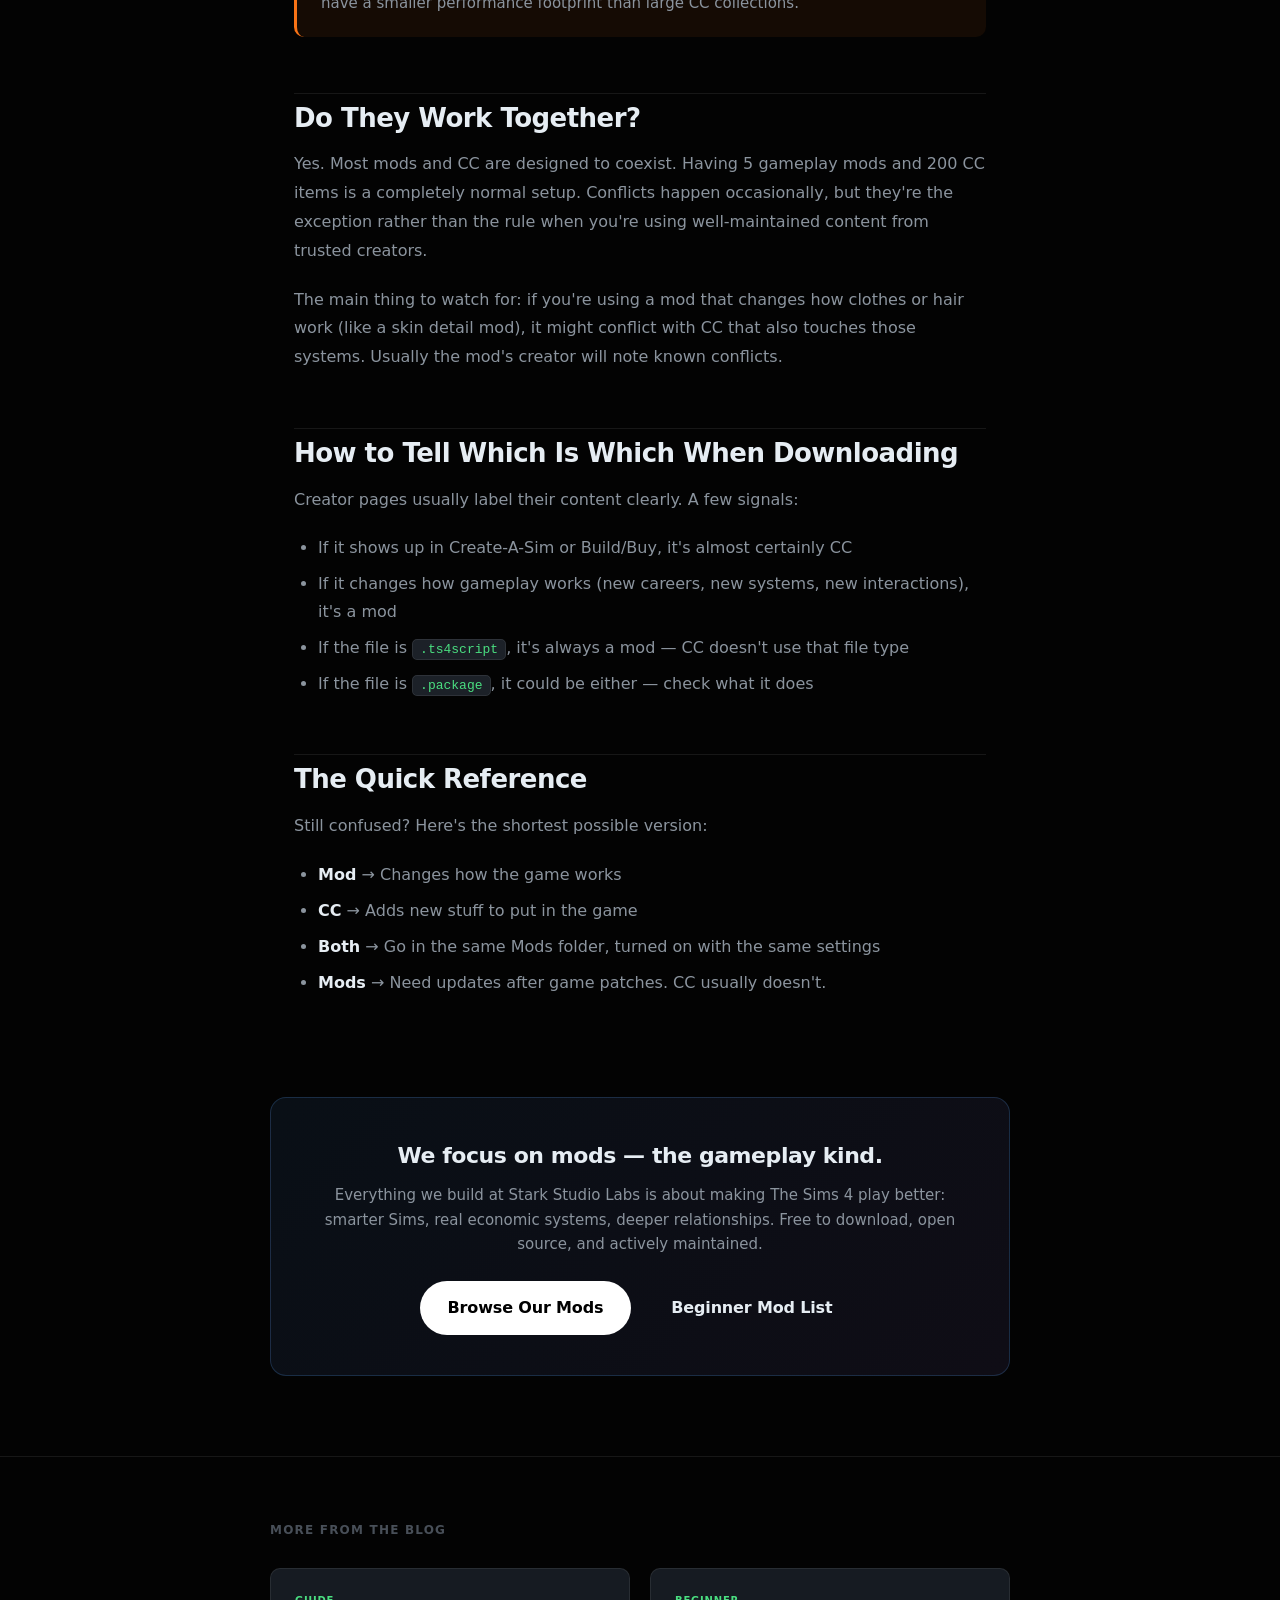
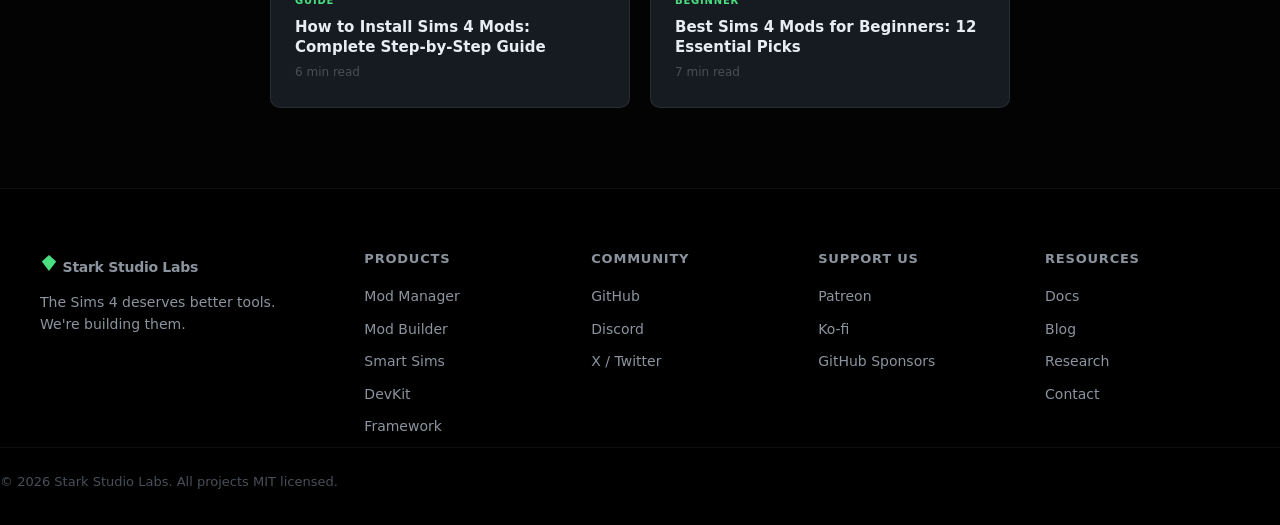
<file: blog/sims4-mods-vs-custom-content.html>
<!DOCTYPE html>
<html lang="en">
<head>
  <meta charset="UTF-8">
  <meta name="viewport" content="width=device-width, initial-scale=1.0">
  <title>Sims 4 Mods vs Custom Content: What's the Difference? — Stark Studio Labs</title>
  <meta name="description" content="Mods change how the game plays. Custom Content adds new clothes, hair, and objects. Learn the difference, which to install first, and how they work together.">
  <meta name="theme-color" content="#030303">
  <meta property="og:title" content="Sims 4 Mods vs Custom Content: What's the Difference?">
  <meta property="og:description" content="Mods = gameplay changes. CC = cosmetics. Here's what that means, which to start with, and how they interact.">
  <meta property="og:type" content="article">
  <meta property="og:url" content="https://stark-studio-labs.github.io/blog/sims4-mods-vs-custom-content.html">
  <meta property="og:image" content="https://stark-studio-labs.github.io/assets/banner.png">
  <meta property="og:site_name" content="Stark Studio Labs">
  <meta name="twitter:card" content="summary_large_image">
  <meta name="twitter:title" content="Sims 4 Mods vs Custom Content: What's the Difference?">
  <meta name="twitter:description" content="Mods = gameplay changes. CC = cosmetics. Here's what that means and which to install first.">
  <meta name="twitter:image" content="https://stark-studio-labs.github.io/assets/banner.png">
  <link rel="canonical" href="https://stark-studio-labs.github.io/blog/sims4-mods-vs-custom-content.html">
  <link rel="stylesheet" href="../styles.css">
  <link rel="icon" href="data:image/svg+xml,<svg xmlns='http://www.w3.org/2000/svg' viewBox='0 0 100 100'><polygon points='50,5 10,42 50,95 90,42' fill='%234ade80'/></svg>">
  <script src="../script.js" defer></script>
  <script async src="https://www.googletagmanager.com/gtag/js?id=G-LF8E245M6W"></script>
  <script>
    window.dataLayer = window.dataLayer || [];
    function gtag(){dataLayer.push(arguments);}
    gtag('js', new Date());
    gtag('config', 'G-LF8E245M6W');
  </script>
</head>
<body>

  <!-- NAV -->
  <nav class="nav nav-scrolled-always" id="nav">
    <div class="nav-inner">
      <a href="../index.html" class="nav-logo">
        <span class="nav-icon"><svg width="18" height="18" viewBox="0 0 100 100"><polygon points="50,5 10,42 50,95 90,42" fill="#4ade80"/></svg></span>
        <span class="nav-wordmark">Stark Studio Labs</span>
      </a>
            <div class="nav-links" id="navLinks">
        <a href="../index.html">Home</a>
        <a href="../mods.html">Mods</a>
        <a href="../compare.html">Compare</a>
        <a href="../docs.html">Docs</a>
        <a href="../blog.html" class="nav-active">Blog</a>
        <a href="../research.html">Research</a>
        <a href="https://github.com/stark-studio-labs" class="nav-gh" target="_blank" rel="noopener">
          <svg width="20" height="20" viewBox="0 0 16 16" fill="currentColor"><path d="M8 0C3.58 0 0 3.58 0 8c0 3.54 2.29 6.53 5.47 7.59.4.07.55-.17.55-.38 0-.19-.01-.82-.01-1.49-2.01.37-2.53-.49-2.69-.94-.09-.23-.48-.94-.82-1.13-.28-.15-.68-.52-.01-.53.63-.01 1.08.58 1.23.82.72 1.21 1.87.87 2.33.66.07-.52.28-.87.51-1.07-1.78-.2-3.64-.89-3.64-3.95 0-.87.31-1.59.82-2.15-.08-.2-.36-1.02.08-2.12 0 0 .67-.21 2.2.82.64-.18 1.32-.27 2-.27.68 0 1.36.09 2 .27 1.53-1.04 2.2-.82 2.2-.82.44 1.1.16 1.92.08 2.12.51.56.82 1.27.82 2.15 0 3.07-1.87 3.75-3.65 3.95.29.25.54.73.54 1.48 0 1.07-.01 1.93-.01 2.2 0 .21.15.46.55.38A8.013 8.013 0 0016 8c0-4.42-3.58-8-8-8z"/></svg>
        </a>
      </div>
      <button class="nav-mobile-toggle" id="nav-toggle" aria-label="Menu">
        <span></span><span></span><span></span>
      </button>
    </div>
  </nav>

  <!-- POST HERO -->
  <section class="post-hero">
    <div class="post-hero-inner">
      <a href="../blog.html" class="post-breadcrumb">&#8592; Back to Blog</a>
      <div class="post-meta-row">
        <span class="post-tag">Guide</span>
        <span class="post-date">March 30, 2026</span>
        <span class="post-read-time">5 min read</span>
      </div>
      <h1 class="post-title">Sims 4 Mods vs Custom Content:<br>What's the Difference?</h1>
      <p class="post-lead">People use "mods" and "CC" interchangeably, but they're different things that do different things. Here's a clear breakdown &mdash; and which one you should start with.</p>
    </div>
  </section>

  <!-- COVER -->
  <div class="post-cover-wrap">
    <div class="post-cover-img post-cover-img--ccguide">
      <div class="post-cover-pattern"></div>
      <div class="post-cover-label">&#127918; Gameplay vs. Cosmetics explained</div>
    </div>
  </div>

  <!-- ARTICLE -->
  <article class="post-article">
    <div class="post-body">

      <p>If you've spent any time in the Sims 4 community, you've seen both terms thrown around: <strong>mods</strong> and <strong>CC</strong> (custom content). They're installed the same way and live in the same folder, so it's easy to assume they're the same thing. They're not.</p>

      <h2>The One-Line Answer</h2>
      <p><strong>Mods change how the game plays. Custom Content adds new things to put in the game.</strong></p>
      <p>That's really all you need to know at a high level. Everything else is detail.</p>

      <h2>What Are Mods?</h2>
      <p>Mods modify the game's behavior. They change the rules, fix bugs, add new systems, or override how existing systems work. Some examples:</p>
      <ul>
        <li>MC Command Center makes the game world keep moving when you're not watching</li>
        <li>Meaningful Stories overhauls the emotion system so moods change more slowly and realistically</li>
        <li>UI Cheats lets you click the UI to change values instead of typing cheat codes</li>
        <li>Our Economy Sim adds banking, stocks, loans, and bills to the game</li>
      </ul>
      <p>Mods are usually <code>.ts4script</code> files (Python code that runs inside the game) or <code>.package</code> files that change game tuning values. The more powerful gameplay mods are almost always <code>.ts4script</code> files.</p>

      <div class="callout callout--tip">
        <div class="callout-label">Key thing about mods</div>
        <p>Mods need to be updated when EA patches the game. A mod that worked last month might not work after a Sims 4 update — and that's totally normal. Check back with the creator for updates when the game patches.</p>
      </div>

      <h2>What Is Custom Content (CC)?</h2>
      <p>Custom Content adds new items to the game without changing how it plays. Things like:</p>
      <ul>
        <li>New hairstyles and hair colors that aren't in the base game</li>
        <li>Clothing items, shoes, jewelry, and accessories</li>
        <li>New furniture, wall art, flooring, and decor objects</li>
        <li>Skin tones, eye colors, and body presets</li>
        <li>Build/buy mode items</li>
      </ul>
      <p>CC is almost always a <code>.package</code> file. It doesn't change any game logic — it just adds new content to the existing systems. Think of it like buying new DLC items, except they're made by fans and usually free.</p>
      <p>Because CC doesn't touch game code, it tends to be much more stable across updates. A hair CC from 2021 will probably still work fine today.</p>

      <h2>They Can Overlap</h2>
      <p>Some mods include both gameplay changes AND custom content in a single package. Slice of Life, for example, adds new gameplay systems (emotional reactions, physical changes over time) but also includes new UI elements and objects. It's technically both.</p>
      <p>For practical purposes, it doesn't matter too much. Install it, it works, done.</p>

      <h2>Which Should You Start With?</h2>
      <p>This is personal preference, but here's a useful way to think about it:</p>
      <ul>
        <li><strong>If the game feels boring or limited</strong> &rarr; Start with mods. A few good gameplay mods (MCCC, Meaningful Stories, Slice of Life) will change how the game actually plays.</li>
        <li><strong>If the game feels visually lacking or your Sims look generic</strong> &rarr; Start with CC. Hair and clothing CC in particular make an immediate visual impact.</li>
        <li><strong>If your game is running slowly</strong> &rarr; Go easy on CC first. Lots of high-poly CC hairstyles and detailed objects can hurt performance.</li>
      </ul>

      <div class="callout callout--warning">
        <div class="callout-label">Performance note</div>
        <p>Custom content &mdash; especially hair with high polygon counts &mdash; can slow your game down more than mods. If you're on an older computer, be selective. Mods generally have a smaller performance footprint than large CC collections.</p>
      </div>

      <h2>Do They Work Together?</h2>
      <p>Yes. Most mods and CC are designed to coexist. Having 5 gameplay mods and 200 CC items is a completely normal setup. Conflicts happen occasionally, but they're the exception rather than the rule when you're using well-maintained content from trusted creators.</p>
      <p>The main thing to watch for: if you're using a mod that changes how clothes or hair work (like a skin detail mod), it might conflict with CC that also touches those systems. Usually the mod's creator will note known conflicts.</p>

      <h2>How to Tell Which Is Which When Downloading</h2>
      <p>Creator pages usually label their content clearly. A few signals:</p>
      <ul>
        <li>If it shows up in Create-A-Sim or Build/Buy, it's almost certainly CC</li>
        <li>If it changes how gameplay works (new careers, new systems, new interactions), it's a mod</li>
        <li>If the file is <code>.ts4script</code>, it's always a mod — CC doesn't use that file type</li>
        <li>If the file is <code>.package</code>, it could be either — check what it does</li>
      </ul>

      <h2>The Quick Reference</h2>
      <p>Still confused? Here's the shortest possible version:</p>
      <ul>
        <li><strong>Mod</strong> &rarr; Changes how the game works</li>
        <li><strong>CC</strong> &rarr; Adds new stuff to put in the game</li>
        <li><strong>Both</strong> &rarr; Go in the same Mods folder, turned on with the same settings</li>
        <li><strong>Mods</strong> &rarr; Need updates after game patches. CC usually doesn't.</li>
      </ul>

    </div>
  </article>

  <!-- CTA -->
  <section class="post-cta-section">
    <div class="post-cta-box">
      <h3>We focus on mods &mdash; the gameplay kind.</h3>
      <p>Everything we build at Stark Studio Labs is about making The Sims 4 play better: smarter Sims, real economic systems, deeper relationships. Free to download, open source, and actively maintained.</p>
      <div class="post-cta-actions">
        <a href="../download.html" class="btn btn-primary">Browse Our Mods</a>
        <a href="sims4-mods-beginners-guide.html" class="btn btn-secondary">Beginner Mod List</a>
      </div>
    </div>
  </section>

  <!-- RELATED -->
  <section class="post-related-section">
    <div class="post-related-inner">
      <div class="post-related-label">More from the blog</div>
      <div class="related-grid">
        <a href="how-to-install-sims4-mods.html" class="related-card">
          <span class="related-card-tag">Guide</span>
          <div class="related-card-title">How to Install Sims 4 Mods: Complete Step-by-Step Guide</div>
          <div class="related-card-time">6 min read</div>
        </a>
        <a href="sims4-mods-beginners-guide.html" class="related-card">
          <span class="related-card-tag">Beginner</span>
          <div class="related-card-title">Best Sims 4 Mods for Beginners: 12 Essential Picks</div>
          <div class="related-card-time">7 min read</div>
        </a>
      </div>
    </div>
  </section>

  <!-- FOOTER -->
  <footer class="footer">
    <div class="footer-grid">
      <div class="footer-col footer-brand">
        <a href="../index.html" class="footer-logo">
          <span class="nav-icon"><svg width="18" height="18" viewBox="0 0 100 100"><polygon points="50,5 10,42 50,95 90,42" fill="#4ade80"/></svg></span>
          <span>Stark Studio Labs</span>
        </a>
        <p class="footer-tagline">The Sims 4 deserves better tools. We're building them.</p>
      </div>
      <div class="footer-col">
        <h4>Products</h4>
        <a href="https://github.com/stark-studio-labs/sims4-mod-manager" target="_blank" rel="noopener">Mod Manager</a>
        <a href="https://github.com/stark-studio-labs/sims4-mod-builder" target="_blank" rel="noopener">Mod Builder</a>
        <a href="https://github.com/stark-studio-labs/sims4-smart-sims" target="_blank" rel="noopener">Smart Sims</a>
        <a href="https://github.com/stark-studio-labs/sims4-stark-devkit" target="_blank" rel="noopener">DevKit</a>
        <a href="https://github.com/stark-studio-labs/sims4-stark-framework" target="_blank" rel="noopener">Framework</a>
      </div>
      <div class="footer-col">
        <h4>Community</h4>
        <a href="https://github.com/stark-studio-labs" target="_blank" rel="noopener">GitHub</a>
        <a href="https://discord.gg/starkstudiolabs" target="_blank" rel="noopener">Discord</a>
        <a href="https://x.com/starkstudiolabs" target="_blank" rel="noopener">X / Twitter</a>
      </div>
      <div class="footer-col">
        <h4>Support Us</h4>
        <a href="https://patreon.com/c/Shadowstarrk" target="_blank" rel="noopener">Patreon</a>
        <a href="https://ko-fi.com/starkstudiolabs" target="_blank" rel="noopener">Ko-fi</a>
        <a href="https://github.com/sponsors/stark-studio-labs" target="_blank" rel="noopener">GitHub Sponsors</a>
      </div>
      <div class="footer-col">
        <h4>Resources</h4>
        <a href="../docs.html">Docs</a>
        <a href="../blog.html">Blog</a>
        <a href="../research.html">Research</a>
        <a href="mailto:studio@starklabs.dev">Contact</a>
      </div>
    </div>
    <div class="footer-bottom">
      <p>&copy; 2026 Stark Studio Labs. All projects MIT licensed.</p>
    </div>
  </footer>

<script src="../events.js"></script>
</body>
</html>
</file>
<file: styles.css>
/* ═══════════════════════════════════════════════════════════════════════
   Stark Studio Labs — Apple.com × developer.apple.com Premium Dark Theme
   Pure black base · Aurora gradients · Generous whitespace · Glassmorphism
   ═══════════════════════════════════════════════════════════════════════ */


/* ── 1. DESIGN TOKENS ────────────────────────────────────────────────── */

:root {
  /* Colors — Dark */
  --bg:                  #030303;
  --bg-surface:          #161b22;
  --bg-elevated:         #1c2128;

  /* Colors — Light (for .spotlight-light sections) */
  --bg-light:            #f5f5f7;
  --bg-light-elevated:   #ffffff;

  /* Text */
  --text:                #e6edf3;
  --text-secondary:      #8b949e;
  --text-tertiary:       #484f58;

  /* Accents */
  --accent-green:        #4ade80;
  --accent-purple:       #a78bfa;
  --accent-blue:         #58a6ff;

  /* Borders */
  --border:              rgba(255, 255, 255, 0.08);
  --border-light:        rgba(0, 0, 0, 0.1);

  /* Typography */
  --font:                system-ui, -apple-system, "SF Pro Display", "Helvetica Neue", sans-serif;
  --font-mono:           "SF Mono", "Fira Code", Menlo, monospace;

  /* Spacing */
  --section-pad:         160px;
  --container:           1200px;
  --radius:              16px;
  --radius-sm:           10px;

  /* Transitions */
  --ease:                cubic-bezier(0.25, 0.1, 0.25, 1);
  --ease-spring:         cubic-bezier(0.34, 1.56, 0.64, 1);
}


/* ── 2. RESET + BASE ─────────────────────────────────────────────────── */

*, *::before, *::after {
  box-sizing: border-box;
  margin: 0;
  padding: 0;
}

html {
  scroll-behavior: smooth;
  -webkit-font-smoothing: antialiased;
  -moz-osx-font-smoothing: grayscale;
  font-size: 16px;
}

body {
  font-family: var(--font);
  background: var(--bg);
  color: var(--text);
  overflow-x: hidden;
  line-height: 1.6;
}

a {
  text-decoration: none;
  color: inherit;
}

img {
  max-width: 100%;
  display: block;
}

::selection {
  background: rgba(74, 222, 128, 0.25);
  color: var(--text);
}


/* ── 3. NAVIGATION ───────────────────────────────────────────────────── */

.nav {
  position: fixed;
  top: 0;
  left: 0;
  right: 0;
  z-index: 100;
  transition: background 0.4s var(--ease), backdrop-filter 0.4s var(--ease), border-color 0.4s var(--ease);
  border-bottom: 1px solid transparent;
}

.nav-scrolled {
  background: rgba(0, 0, 0, 0.65);
  backdrop-filter: blur(24px) saturate(180%);
  -webkit-backdrop-filter: blur(24px) saturate(180%);
  border-bottom-color: var(--border);
}

.nav-inner {
  max-width: var(--container);
  margin: 0 auto;
  padding: 0 24px;
  height: 56px;
  display: flex;
  align-items: center;
  justify-content: space-between;
}

.nav-logo {
  display: flex;
  align-items: center;
  gap: 8px;
  font-size: 17px;
  font-weight: 600;
  color: var(--text);
  letter-spacing: -0.02em;
  transition: opacity 0.2s;
}

.nav-logo:hover {
  opacity: 0.8;
}

.nav-icon {
  font-size: 20px;
}

.nav-links {
  display: flex;
  align-items: center;
  gap: 32px;
  font-size: 14px;
  color: var(--text-secondary);
}

.nav-links a {
  transition: color 0.2s;
}

.nav-links a:hover {
  color: var(--text);
}

.nav-links a.active {
  color: var(--text);
}

.nav-gh {
  display: flex;
  align-items: center;
  gap: 6px;
  color: var(--text-secondary);
  font-size: 14px;
  transition: color 0.2s;
}

.nav-gh:hover {
  color: var(--text);
}

.nav-mobile-toggle {
  display: none;
  align-items: center;
  justify-content: center;
  width: 36px;
  height: 36px;
  background: none;
  border: none;
  cursor: pointer;
  color: var(--text);
  font-size: 20px;
}


/* ── 4. HERO SECTION ─────────────────────────────────────────────────── */

.hero-section {
  position: relative;
  min-height: 100vh;
  display: flex;
  align-items: center;
  justify-content: center;
  text-align: center;
  overflow: hidden;
  background: #000;
}

/* Animated aurora gradient mesh */
.hero-gradient {
  position: absolute;
  inset: 0;
  background:
    radial-gradient(ellipse at 20% 50%, rgba(124, 58, 237, 0.35) 0%, transparent 60%),
    radial-gradient(ellipse at 80% 20%, rgba(16, 185, 129, 0.25) 0%, transparent 55%),
    radial-gradient(ellipse at 50% 80%, rgba(37, 99, 235, 0.30) 0%, transparent 60%);
  animation: aurora 12s ease-in-out infinite alternate;
  will-change: transform;
}

@keyframes aurora {
  0% {
    background:
      radial-gradient(ellipse at 20% 50%, rgba(124, 58, 237, 0.35) 0%, transparent 60%),
      radial-gradient(ellipse at 80% 20%, rgba(16, 185, 129, 0.25) 0%, transparent 55%),
      radial-gradient(ellipse at 50% 80%, rgba(37, 99, 235, 0.30) 0%, transparent 60%);
  }
  33% {
    background:
      radial-gradient(ellipse at 60% 30%, rgba(139, 92, 246, 0.40) 0%, transparent 60%),
      radial-gradient(ellipse at 25% 65%, rgba(52, 211, 153, 0.30) 0%, transparent 55%),
      radial-gradient(ellipse at 75% 55%, rgba(59, 130, 246, 0.35) 0%, transparent 60%);
  }
  66% {
    background:
      radial-gradient(ellipse at 40% 70%, rgba(167, 139, 250, 0.35) 0%, transparent 60%),
      radial-gradient(ellipse at 70% 30%, rgba(16, 185, 129, 0.30) 0%, transparent 55%),
      radial-gradient(ellipse at 20% 40%, rgba(96, 165, 250, 0.30) 0%, transparent 60%);
  }
  100% {
    background:
      radial-gradient(ellipse at 75% 60%, rgba(124, 58, 237, 0.38) 0%, transparent 60%),
      radial-gradient(ellipse at 35% 25%, rgba(52, 211, 153, 0.28) 0%, transparent 55%),
      radial-gradient(ellipse at 55% 75%, rgba(37, 99, 235, 0.33) 0%, transparent 60%);
  }
}

/* Subtle grain overlay for depth */
.hero-noise {
  position: absolute;
  inset: 0;
  opacity: 0.025;
  background-image: url("data:image/svg+xml,%3Csvg viewBox='0 0 256 256' xmlns='http://www.w3.org/2000/svg'%3E%3Cfilter id='noise'%3E%3CfeTurbulence type='fractalNoise' baseFrequency='0.9' numOctaves='4' stitchTiles='stitch'/%3E%3C/filter%3E%3Crect width='100%25' height='100%25' filter='url(%23noise)' opacity='1'/%3E%3C/svg%3E");
  background-size: 200px 200px;
  pointer-events: none;
}

.hero-content {
  position: relative;
  z-index: 2;
  max-width: 900px;
  padding: 0 24px;
}

.hero-eyebrow {
  font-size: 14px;
  letter-spacing: 0.08em;
  text-transform: uppercase;
  color: var(--accent-green);
  margin-bottom: 24px;
  font-weight: 500;
  display: block;
}

.hero-title {
  display: flex;
  flex-direction: column;
  font-size: clamp(56px, 8vw, 96px);
  font-weight: 700;
  letter-spacing: -0.04em;
  line-height: 1.0;
  margin-bottom: 24px;
}

.hero-title-dim {
  color: rgba(245, 245, 247, 0.45);
}

.hero-title-bold {
  color: #fff;
}

.hero-sub {
  font-size: clamp(18px, 2.5vw, 21px);
  color: var(--text-secondary);
  line-height: 1.6;
  max-width: 600px;
  margin: 0 auto 40px;
}

/* Buttons */
.btn {
  display: inline-flex;
  align-items: center;
  gap: 8px;
  padding: 14px 28px;
  border-radius: 100px;
  font-size: 16px;
  font-weight: 600;
  letter-spacing: -0.01em;
  transition: all 0.2s var(--ease);
  cursor: pointer;
  border: none;
  font-family: var(--font);
}

.btn-primary {
  background: #fff;
  color: #000;
}

.btn-primary:hover {
  background: rgba(255, 255, 255, 0.85);
  transform: translateY(-1px);
}

.btn-ghost {
  color: var(--text);
  border: 1px solid rgba(255, 255, 255, 0.2);
  background: transparent;
}

.btn-ghost:hover {
  background: rgba(255, 255, 255, 0.08);
  border-color: rgba(255, 255, 255, 0.4);
  transform: translateY(-1px);
}

.hero-actions {
  display: flex;
  gap: 16px;
  justify-content: center;
  flex-wrap: wrap;
  margin-bottom: 56px;
}

/* Hero stats */
.hero-stats {
  display: flex;
  align-items: center;
  gap: 32px;
  justify-content: center;
  font-size: 14px;
  color: var(--text-secondary);
}

.hero-stat {
  text-align: center;
}

.hero-stat-num {
  display: block;
  font-size: 36px;
  font-weight: 700;
  color: #fff;
  letter-spacing: -0.03em;
  line-height: 1.1;
  margin-bottom: 4px;
}

.hero-stat-label {
  font-size: 13px;
  color: var(--text-secondary);
}

.hero-stat-sep {
  width: 1px;
  height: 40px;
  background: rgba(255, 255, 255, 0.1);
  flex-shrink: 0;
}

/* Scroll cue */
.hero-scroll-cue {
  position: absolute;
  bottom: 40px;
  left: 50%;
  transform: translateX(-50%);
  display: flex;
  flex-direction: column;
  align-items: center;
  gap: 8px;
}

.scroll-dot {
  width: 6px;
  height: 6px;
  border-radius: 50%;
  background: rgba(255, 255, 255, 0.3);
  animation: scrollBounce 2s ease-in-out infinite;
}

.scroll-dot:nth-child(2) {
  animation-delay: 0.15s;
}

.scroll-dot:nth-child(3) {
  animation-delay: 0.3s;
}

@keyframes scrollBounce {
  0%, 100% { transform: translateY(0); opacity: 0.3; }
  50% { transform: translateY(6px); opacity: 0.8; }
}


/* ── 5. SPOTLIGHT SECTIONS ───────────────────────────────────────────── */

.spotlight-section {
  min-height: 100vh;
  display: flex;
  align-items: center;
  padding: 120px 0;
}

.spotlight-dark {
  background: #000;
}

.spotlight-light {
  background: #f5f5f7;
  color: #1d1d1f;
}

.spotlight-gradient {
  background: linear-gradient(135deg, #0a0a0a 0%, #1a0533 50%, #051a10 100%);
}

.spotlight-inner {
  max-width: var(--container);
  margin: 0 auto;
  padding: 0 48px;
  display: grid;
  grid-template-columns: 1fr 1fr;
  gap: 80px;
  align-items: center;
  width: 100%;
}

/* Reversed layout: visual on left, text on right → flip via RTL trick */
.spotlight-reversed {
  direction: rtl;
}

.spotlight-reversed > * {
  direction: ltr;
}

.spotlight-eyebrow {
  display: block;
  font-size: 13px;
  font-weight: 600;
  letter-spacing: 0.1em;
  text-transform: uppercase;
  color: var(--accent-green);
  margin-bottom: 16px;
}

.spotlight-light .spotlight-eyebrow {
  color: #1d6e47;
}

.spotlight-title {
  font-size: clamp(32px, 4vw, 52px);
  font-weight: 700;
  letter-spacing: -0.03em;
  line-height: 1.1;
  margin-bottom: 24px;
  color: inherit;
}

.spotlight-dark .spotlight-title {
  color: #fff;
}

.spotlight-gradient .spotlight-title {
  color: #fff;
}

.spotlight-light .spotlight-title {
  color: #1d1d1f;
}

.spotlight-desc {
  font-size: 17px;
  line-height: 1.7;
  color: var(--text-secondary);
  margin-bottom: 40px;
  max-width: 480px;
}

.spotlight-light .spotlight-desc {
  color: #6e6e73;
}

.spotlight-gradient .spotlight-desc {
  color: rgba(245, 245, 247, 0.6);
}

/* Repo links inside spotlight */
.spotlight-repos {
  display: flex;
  flex-direction: column;
  gap: 12px;
}

.repo-link {
  display: flex;
  align-items: center;
  gap: 12px;
  padding: 14px 16px;
  border-radius: 12px;
  background: rgba(255, 255, 255, 0.04);
  border: 1px solid rgba(255, 255, 255, 0.08);
  transition: all 0.2s var(--ease);
  color: var(--text);
}

.repo-link:hover {
  background: rgba(255, 255, 255, 0.08);
  border-color: rgba(255, 255, 255, 0.16);
  transform: translateX(4px);
}

.spotlight-light .repo-link {
  background: rgba(0, 0, 0, 0.04);
  border-color: rgba(0, 0, 0, 0.08);
  color: #1d1d1f;
}

.spotlight-light .repo-link:hover {
  background: rgba(0, 0, 0, 0.08);
  border-color: rgba(0, 0, 0, 0.14);
  transform: translateX(4px);
}

.repo-icon {
  font-size: 20px;
  flex-shrink: 0;
}

.repo-info {
  flex: 1;
  min-width: 0;
}

.repo-name {
  display: block;
  font-weight: 600;
  font-size: 14px;
  font-family: var(--font-mono);
}

.repo-desc {
  display: block;
  font-size: 13px;
  color: var(--text-secondary);
  margin-top: 2px;
  white-space: nowrap;
  overflow: hidden;
  text-overflow: ellipsis;
}

.spotlight-light .repo-desc {
  color: #6e6e73;
}

.repo-arrow {
  color: var(--text-secondary);
  font-size: 16px;
  flex-shrink: 0;
  transition: transform 0.2s var(--ease);
}

.repo-link:hover .repo-arrow {
  transform: translateX(3px);
}


/* ── 6. TERMINAL & CODE MOCKUPS ──────────────────────────────────────── */

.mockup-terminal,
.mockup-code,
.mockup-chat {
  background: #1c1c1e;
  border-radius: 14px;
  overflow: hidden;
  box-shadow:
    0 40px 80px rgba(0, 0, 0, 0.6),
    0 0 0 1px rgba(255, 255, 255, 0.06);
  width: 100%;
}

.mockup-bar {
  background: #2c2c2e;
  padding: 12px 16px;
  display: flex;
  align-items: center;
  gap: 8px;
  border-bottom: 1px solid rgba(255, 255, 255, 0.06);
}

.dot {
  width: 12px;
  height: 12px;
  border-radius: 50%;
  flex-shrink: 0;
}

.dot-red    { background: #ff5f57; }
.dot-yellow { background: #febc2e; }
.dot-green  { background: #28c840; }

.mockup-title-label {
  margin-left: auto;
  font-size: 12px;
  color: rgba(255, 255, 255, 0.3);
  font-family: var(--font-mono);
}

/* Terminal body */
.mockup-body {
  padding: 20px 24px;
  font-family: var(--font-mono);
  font-size: 13px;
  line-height: 1.7;
  color: #d1d5db;
}

.mt-prompt {
  margin-bottom: 4px;
}

.mt-dollar {
  color: var(--accent-green);
  margin-right: 8px;
}

.mt-dim {
  color: rgba(255, 255, 255, 0.3);
}

.mt-table-head {
  color: rgba(255, 255, 255, 0.3);
  font-size: 12px;
  margin-bottom: 4px;
}

.mt-row {
  display: flex;
  gap: 16px;
  padding: 2px 0;
}

.mt-name {
  color: #f5f5f7;
  min-width: 120px;
}

.mt-ext {
  color: rgba(255, 255, 255, 0.4);
  min-width: 80px;
}

.mt-sz {
  color: rgba(255, 255, 255, 0.4);
  min-width: 60px;
}

.mt-ct {
  color: rgba(255, 255, 255, 0.3);
}

.mt-summary {
  color: rgba(255, 255, 255, 0.5);
  margin-top: 8px;
}

.mt-conflicts {
  margin-top: 4px;
}

.mt-warn {
  color: #febc2e;
  margin-right: 6px;
}

.mt-conflicts code {
  color: var(--accent-green);
}

/* Code mockup body */
.mockup-code-body {
  padding: 20px 24px;
  font-family: var(--font-mono);
  font-size: 13.5px;
  line-height: 1.8;
  overflow-x: auto;
  color: #abb2bf;
}

/* Syntax highlighting */
.hl-keyword   { color: #c678dd; }
.hl-module    { color: #e5c07b; }
.hl-func      { color: #61afef; }
.hl-type      { color: #e06c75; }
.hl-decorator { color: #c678dd; }
.hl-string    { color: #98c379; }
.hl-number    { color: #d19a66; }
.hl-comment   { color: #5c6370; font-style: italic; }
.hl-operator  { color: #56b6c2; }


/* ── 7. CHAT MOCKUP ──────────────────────────────────────────────────── */

.mockup-chat-body {
  padding: 20px 24px;
  display: flex;
  flex-direction: column;
  gap: 16px;
}

.chat-event {
  font-size: 12px;
  color: rgba(255, 255, 255, 0.35);
  text-align: center;
  font-family: var(--font-mono);
  padding: 6px 12px;
  background: rgba(255, 255, 255, 0.03);
  border-radius: 8px;
}

.chat-bubble {
  background: rgba(167, 139, 250, 0.12);
  border: 1px solid rgba(167, 139, 250, 0.2);
  border-radius: 12px;
  padding: 12px 16px;
}

.chat-sim-name {
  font-size: 11px;
  font-weight: 600;
  color: var(--accent-purple);
  margin-bottom: 6px;
  text-transform: uppercase;
  letter-spacing: 0.05em;
  font-family: var(--font-mono);
}

.chat-sim-text {
  font-size: 14px;
  color: rgba(245, 245, 247, 0.85);
  line-height: 1.6;
  font-style: italic;
}

.chat-bubble-user {
  background: rgba(52, 211, 153, 0.10);
  border: 1px solid rgba(52, 211, 153, 0.18);
  border-radius: 12px;
  padding: 10px 16px;
  align-self: flex-end;
  max-width: 80%;
}

.chat-user-label {
  font-size: 11px;
  font-weight: 600;
  color: var(--accent-green);
  margin-bottom: 4px;
  text-transform: uppercase;
  letter-spacing: 0.05em;
  font-family: var(--font-mono);
}

.chat-user-text {
  font-size: 14px;
  color: rgba(245, 245, 247, 0.85);
  line-height: 1.6;
}


/* ── 8. CONTAINER + SECTION LAYOUTS ─────────────────────────────────── */

.container {
  max-width: var(--container);
  margin: 0 auto;
  padding: 0 24px;
}

.section-dark {
  background: #000;
  padding: var(--section-pad) 0;
}

.section-light {
  background: #f5f5f7;
  color: #1d1d1f;
  padding: var(--section-pad) 0;
}

.section-gradient {
  background:
    radial-gradient(ellipse at 50% 0%, rgba(139, 92, 246, 0.2) 0%, transparent 60%),
    #050508;
  padding: var(--section-pad) 0;
}

.section-community {
  background: #0a0a0c;
  padding: var(--section-pad) 0;
}

.section-header {
  text-align: center;
  max-width: 720px;
  margin: 0 auto 80px;
}

.section-eyebrow {
  display: block;
  font-size: 13px;
  font-weight: 600;
  letter-spacing: 0.1em;
  text-transform: uppercase;
  color: var(--accent-green);
  margin-bottom: 16px;
}

.section-light .section-eyebrow {
  color: #1d6e47;
}

.section-dark .section-eyebrow {
  color: var(--accent-green);
}

.section-gradient .section-eyebrow {
  color: var(--accent-green);
}

.section-community .section-eyebrow {
  color: var(--accent-green);
}

.section-title {
  font-size: clamp(36px, 5vw, 52px);
  font-weight: 700;
  letter-spacing: -0.03em;
  line-height: 1.1;
  margin-bottom: 20px;
}

.section-dark .section-title {
  color: #fff;
}

.section-light .section-title {
  color: #1d1d1f;
}

.section-gradient .section-title {
  color: #fff;
}

.section-community .section-title {
  color: #fff;
}

.section-title-large {
  font-size: clamp(48px, 6vw, 72px);
}

.section-sub {
  font-size: 17px;
  line-height: 1.7;
  color: var(--text-secondary);
}

.section-light .section-sub {
  color: #6e6e73;
}

.section-dark .section-sub {
  color: var(--text-secondary);
}

.section-gradient .section-sub {
  color: var(--text-secondary);
}

.section-community .section-sub {
  color: var(--text-secondary);
}


/* ── 9. GET STARTED TERMINAL ─────────────────────────────────────────── */

.terminal-wrapper {
  margin: 0 auto 80px;
  max-width: 700px;
}

.terminal-window {
  background: #1c1c1e;
  border-radius: 14px;
  overflow: hidden;
  box-shadow:
    0 40px 80px rgba(0, 0, 0, 0.6),
    0 0 0 1px rgba(255, 255, 255, 0.06);
}

.terminal-bar {
  background: #2c2c2e;
  padding: 12px 16px;
  display: flex;
  align-items: center;
  gap: 8px;
}

.terminal-label {
  margin-left: auto;
  font-size: 12px;
  color: rgba(255, 255, 255, 0.3);
  font-family: var(--font-mono);
}

.terminal-body {
  padding: 24px;
  font-family: var(--font-mono);
  font-size: 14px;
  line-height: 2;
  min-height: 200px;
}

/* Terminal lines — hidden until JS reveals them */
.tl {
  display: none;
  gap: 8px;
}

.tl.visible {
  display: flex;
}

.tp {
  color: var(--accent-green);
  flex-shrink: 0;
}

.tc {
  color: #f5f5f7;
}

.to {
  color: rgba(255, 255, 255, 0.4);
}

.to.success {
  color: var(--accent-green);
}

.to.warning {
  color: #febc2e;
}

.to.error {
  color: #ff5f57;
}

/* Steps grid */
.steps-grid {
  display: grid;
  grid-template-columns: repeat(3, 1fr);
  gap: 32px;
}

.step {
  text-align: center;
  padding: 32px 24px;
}

.step-num {
  width: 48px;
  height: 48px;
  border-radius: 50%;
  background: rgba(52, 211, 153, 0.12);
  border: 1px solid rgba(52, 211, 153, 0.3);
  color: var(--accent-green);
  font-size: 20px;
  font-weight: 700;
  display: flex;
  align-items: center;
  justify-content: center;
  margin: 0 auto 20px;
}

.step h3 {
  font-size: 20px;
  font-weight: 600;
  color: #fff;
  margin-bottom: 12px;
  letter-spacing: -0.01em;
}

.step p {
  font-size: 15px;
  color: var(--text-secondary);
  line-height: 1.6;
}


/* ── 10. LAYERS GRID ─────────────────────────────────────────────────── */

.layers-grid {
  display: grid;
  grid-template-columns: repeat(3, 1fr);
  gap: 24px;
}

.layer-card {
  padding: 36px 28px;
  background: rgba(255, 255, 255, 0.03);
  border: 1px solid rgba(255, 255, 255, 0.07);
  border-radius: var(--radius);
  transition: border-color 0.2s var(--ease), background 0.2s var(--ease);
}

.section-light .layer-card {
  background: #fff;
  border-color: rgba(0, 0, 0, 0.08);
}

.layer-card:hover {
  border-color: rgba(255, 255, 255, 0.15);
  background: rgba(255, 255, 255, 0.05);
}

.section-light .layer-card:hover {
  border-color: rgba(0, 0, 0, 0.15);
  background: #fff;
  box-shadow: 0 8px 32px rgba(0, 0, 0, 0.08);
}

.layer-num {
  font-size: 12px;
  font-weight: 700;
  color: var(--text-tertiary);
  letter-spacing: 0.1em;
  text-transform: uppercase;
  display: block;
  margin-bottom: 12px;
  font-family: var(--font-mono);
}

.section-light .layer-num {
  color: #86868b;
}

.layer-name {
  font-size: 22px;
  font-weight: 700;
  margin-bottom: 12px;
  letter-spacing: -0.02em;
  color: #fff;
}

.section-light .layer-name {
  color: #1d1d1f;
}

.layer-desc {
  font-size: 15px;
  line-height: 1.6;
  color: var(--text-secondary);
  margin-bottom: 20px;
}

.section-light .layer-desc {
  color: #6e6e73;
}

.layer-badge {
  display: inline-block;
  padding: 4px 10px;
  border-radius: 100px;
  font-size: 12px;
  font-weight: 600;
}

.badge-dev {
  background: rgba(52, 211, 153, 0.12);
  color: var(--accent-green);
  border: 1px solid rgba(52, 211, 153, 0.25);
}

.badge-research {
  background: rgba(167, 139, 250, 0.12);
  color: var(--accent-purple);
  border: 1px solid rgba(167, 139, 250, 0.25);
}

.badge-planned {
  background: rgba(96, 165, 250, 0.12);
  color: var(--accent-blue);
  border: 1px solid rgba(96, 165, 250, 0.25);
}

.badge-alpha {
  background: rgba(254, 188, 46, 0.12);
  color: #febc2e;
  border: 1px solid rgba(254, 188, 46, 0.25);
}


/* ── 11. ROADMAP TIMELINE ────────────────────────────────────────────── */

.roadmap {
  max-width: 700px;
  margin: 0 auto;
}

.roadmap-item {
  display: grid;
  grid-template-columns: 24px 1fr;
  gap: 24px;
  padding-bottom: 48px;
  position: relative;
}

.roadmap-item:not(:last-child)::after {
  content: '';
  position: absolute;
  left: 11px;
  top: 24px;
  bottom: 0;
  width: 2px;
  background: rgba(255, 255, 255, 0.08);
}

.rm-dot {
  width: 24px;
  height: 24px;
  border-radius: 50%;
  background: rgba(255, 255, 255, 0.1);
  border: 2px solid rgba(255, 255, 255, 0.15);
  flex-shrink: 0;
  position: relative;
  z-index: 1;
  transition: all 0.3s var(--ease);
  margin-top: 2px;
}

.rm-active {
  background: rgba(52, 211, 153, 0.2);
  border-color: var(--accent-green);
  box-shadow: 0 0 12px rgba(52, 211, 153, 0.3);
}

.rm-phase {
  font-size: 12px;
  font-weight: 600;
  color: var(--accent-green);
  text-transform: uppercase;
  letter-spacing: 0.08em;
  display: block;
  margin-bottom: 8px;
  font-family: var(--font-mono);
}

.rm-content h3 {
  font-size: 20px;
  font-weight: 700;
  color: #fff;
  margin-bottom: 8px;
  letter-spacing: -0.01em;
}

.rm-content p {
  font-size: 15px;
  color: var(--text-secondary);
  line-height: 1.6;
  margin-bottom: 16px;
}

.rm-tags {
  display: flex;
  flex-wrap: wrap;
  gap: 8px;
}

.rm-tag {
  background: rgba(255, 255, 255, 0.05);
  border: 1px solid rgba(255, 255, 255, 0.1);
  padding: 3px 10px;
  border-radius: 6px;
  font-size: 12px;
  font-family: var(--font-mono);
  color: rgba(255, 255, 255, 0.5);
}


/* ── 12. PATREON TIERS + PLUMBOB ─────────────────────────────────────── */

.tiers-grid {
  display: grid;
  grid-template-columns: repeat(3, 1fr);
  gap: 20px;
}

.tier {
  background: #fff;
  border: 1px solid rgba(0, 0, 0, 0.08);
  border-radius: var(--radius);
  padding: 32px 24px;
  text-align: center;
  transition: all 0.25s var(--ease);
  position: relative;
}

.tier:hover {
  box-shadow: 0 16px 48px rgba(0, 0, 0, 0.12);
  transform: translateY(-2px);
}

.tier-featured {
  border-color: #7c3aed;
  box-shadow: 0 0 0 1px #7c3aed, 0 16px 48px rgba(124, 58, 237, 0.15);
}

.tier-featured:hover {
  box-shadow: 0 0 0 1px #7c3aed, 0 24px 64px rgba(124, 58, 237, 0.2);
}

.tier-popular {
  position: absolute;
  top: -12px;
  left: 50%;
  transform: translateX(-50%);
  background: #7c3aed;
  color: #fff;
  font-size: 12px;
  font-weight: 700;
  padding: 4px 12px;
  border-radius: 100px;
  white-space: nowrap;
  letter-spacing: 0.02em;
}

.tier-name {
  font-size: 20px;
  font-weight: 700;
  color: #1d1d1f;
  margin-bottom: 8px;
}

.tier-price {
  font-size: 32px;
  font-weight: 800;
  color: #1d1d1f;
  margin-bottom: 16px;
  letter-spacing: -0.03em;
}

.tier-price span {
  font-size: 16px;
  font-weight: 400;
  color: #86868b;
}

.tier-perks {
  font-size: 14px;
  color: #6e6e73;
  line-height: 1.6;
  margin-bottom: 24px;
}

.btn-tier {
  display: block;
  width: 100%;
  padding: 12px;
  border-radius: 10px;
  text-align: center;
  background: #1d1d1f;
  color: #fff;
  font-size: 14px;
  font-weight: 600;
  transition: background 0.2s var(--ease);
  border: none;
  cursor: pointer;
  font-family: var(--font);
}

.btn-tier:hover {
  background: #444;
}

.btn-tier-featured {
  background: #7c3aed;
}

.btn-tier-featured:hover {
  background: #6d28d9;
}

/* PLUMBOB — CSS diamond shape (rotated square) */
.plumbob {
  width: 44px;
  height: 44px;
  transform: rotate(45deg);
  margin: 0 auto 20px;
  border-radius: 4px;
  flex-shrink: 0;
}

.plumbob-green {
  background: linear-gradient(135deg, #6ee7b7, #059669);
  box-shadow: 0 4px 16px rgba(16, 185, 129, 0.35);
}

.plumbob-blue {
  background: linear-gradient(135deg, #93c5fd, #1d4ed8);
  box-shadow: 0 4px 16px rgba(37, 99, 235, 0.35);
}

.plumbob-purple {
  background: linear-gradient(135deg, #d8b4fe, #7c3aed);
  box-shadow: 0 4px 16px rgba(124, 58, 237, 0.40);
}

.plumbob-gold {
  background: linear-gradient(135deg, #fde68a, #d97706);
  box-shadow: 0 4px 16px rgba(217, 119, 6, 0.35);
}

.plumbob-diamond {
  background: linear-gradient(135deg, #e0f2fe, #0284c7);
  box-shadow: 0 4px 16px rgba(2, 132, 199, 0.30);
}

.plumbob-platinum {
  background: linear-gradient(135deg, #faf5ff, #c084fc, #818cf8);
  box-shadow: 0 4px 20px rgba(192, 132, 252, 0.40);
}


/* ── 13. BLOG CARDS ──────────────────────────────────────────────────── */

.blog-grid {
  display: grid;
  grid-template-columns: repeat(3, 1fr);
  gap: 24px;
}

.blog-card {
  background: rgba(255, 255, 255, 0.03);
  border: 1px solid rgba(255, 255, 255, 0.07);
  border-radius: var(--radius);
  padding: 32px;
  transition: all 0.2s var(--ease);
  display: flex;
  flex-direction: column;
}

.blog-card:hover {
  border-color: rgba(255, 255, 255, 0.15);
  background: rgba(255, 255, 255, 0.05);
}

.blog-meta {
  display: flex;
  gap: 12px;
  align-items: center;
  margin-bottom: 16px;
}

.blog-tag {
  font-size: 11px;
  font-weight: 700;
  text-transform: uppercase;
  letter-spacing: 0.08em;
  color: var(--accent-green);
  background: rgba(52, 211, 153, 0.10);
  padding: 3px 8px;
  border-radius: 4px;
  white-space: nowrap;
}

.blog-date {
  font-size: 13px;
  color: var(--text-secondary);
}

.blog-title {
  font-size: 19px;
  font-weight: 700;
  color: #fff;
  line-height: 1.3;
  margin-bottom: 12px;
  letter-spacing: -0.01em;
}

.blog-excerpt {
  font-size: 14px;
  color: var(--text-secondary);
  line-height: 1.6;
  margin-bottom: 24px;
  flex: 1;
}

.blog-cta {
  font-size: 14px;
  font-weight: 600;
  color: var(--accent-green);
  display: flex;
  align-items: center;
  gap: 6px;
  transition: gap 0.2s var(--ease);
}

.blog-card:hover .blog-cta {
  gap: 10px;
}


/* ── 14. COMMUNITY ───────────────────────────────────────────────────── */

.community-grid {
  display: grid;
  grid-template-columns: repeat(4, 1fr);
  gap: 20px;
}

.community-card {
  display: flex;
  flex-direction: column;
  align-items: center;
  gap: 12px;
  padding: 36px 24px;
  text-align: center;
  background: rgba(255, 255, 255, 0.03);
  border: 1px solid rgba(255, 255, 255, 0.07);
  border-radius: var(--radius);
  transition: all 0.2s var(--ease);
  color: var(--text);
}

.community-card:hover {
  background: rgba(255, 255, 255, 0.07);
  transform: translateY(-3px);
  border-color: rgba(255, 255, 255, 0.15);
}

.community-icon {
  color: var(--text-secondary);
  font-size: 28px;
  line-height: 1;
}

.community-name {
  font-size: 18px;
  font-weight: 700;
  letter-spacing: -0.01em;
}

.community-desc {
  font-size: 13px;
  color: var(--text-secondary);
  line-height: 1.5;
}


/* ── 15. FOOTER ──────────────────────────────────────────────────────── */

.footer {
  background: #000;
  border-top: 1px solid rgba(255, 255, 255, 0.06);
  padding: 60px 0 32px;
}

.footer-inner {
  max-width: var(--container);
  margin: 0 auto;
  padding: 0 24px;
}

.footer-top {
  display: flex;
  gap: 80px;
  margin-bottom: 48px;
}

.footer-brand {
  flex: 0 0 280px;
}

.footer-logo {
  font-size: 18px;
  font-weight: 700;
  display: flex;
  align-items: center;
  gap: 8px;
  margin-bottom: 12px;
  color: #fff;
  letter-spacing: -0.02em;
}

.footer-brand p {
  font-size: 14px;
  color: var(--text-secondary);
  line-height: 1.6;
  max-width: 240px;
}

.footer-nav {
  display: flex;
  gap: 60px;
  flex: 1;
}

.footer-col h4 {
  font-size: 13px;
  font-weight: 700;
  text-transform: uppercase;
  letter-spacing: 0.06em;
  color: var(--text-secondary);
  margin-bottom: 16px;
}

.footer-col a {
  display: block;
  font-size: 14px;
  color: var(--text-secondary);
  margin-bottom: 10px;
  transition: color 0.2s;
}

.footer-col a:hover {
  color: var(--text);
}

.footer-bottom {
  border-top: 1px solid rgba(255, 255, 255, 0.06);
  padding-top: 24px;
  display: flex;
  align-items: center;
  justify-content: space-between;
  gap: 16px;
  flex-wrap: wrap;
}

.footer-bottom p {
  font-size: 13px;
  color: var(--text-tertiary);
}

.footer-bottom-links {
  display: flex;
  gap: 24px;
}

.footer-bottom-links a {
  font-size: 13px;
  color: var(--text-tertiary);
  transition: color 0.2s;
}

.footer-bottom-links a:hover {
  color: var(--text-secondary);
}

/* ── Footer Grid (blog, compare, docs, mods, research pages) ────────── */

.footer-grid {
  display: grid;
  grid-template-columns: 1.5fr repeat(4, 1fr);
  gap: 32px;
  max-width: 1200px;
  margin: 0 auto;
  padding: 0 var(--space-lg);
}

@media (max-width: 768px) {
  .footer-grid {
    grid-template-columns: 1fr 1fr;
    gap: 24px;
  }
  .footer-grid .footer-brand {
    grid-column: 1 / -1;
  }
}

@media (max-width: 480px) {
  .footer-grid {
    grid-template-columns: 1fr;
  }
}

/* ── Support / Donate Section (download.html) ───────────────────────── */

.section-support {
  padding: 96px 0 64px;
  background: var(--bg);
  border-top: 1px solid rgba(255, 255, 255, 0.04);
}

.support-header {
  text-align: center;
  margin-bottom: 48px;
}

.support-header h2 {
  font-size: clamp(28px, 4vw, 40px);
  font-weight: 700;
  letter-spacing: -0.02em;
  color: var(--text);
  margin-bottom: 12px;
}

.support-header p {
  font-size: 17px;
  color: var(--text-secondary);
  max-width: 520px;
  margin: 0 auto;
}

.support-grid {
  display: grid;
  grid-template-columns: repeat(3, 1fr);
  gap: 24px;
  max-width: 960px;
  margin: 0 auto;
}

@media (max-width: 768px) {
  .support-grid {
    grid-template-columns: 1fr;
    max-width: 480px;
  }
}

.support-card {
  display: flex;
  flex-direction: column;
  padding: 32px 28px;
  background: var(--bg-elevated);
  border: 1px solid rgba(255, 255, 255, 0.06);
  border-radius: 16px;
  text-decoration: none;
  color: var(--text);
  transition: border-color 0.25s, transform 0.25s;
}

.support-card:hover {
  border-color: rgba(255, 255, 255, 0.15);
  transform: translateY(-2px);
}

.support-card-icon {
  width: 48px;
  height: 48px;
  border-radius: 12px;
  display: flex;
  align-items: center;
  justify-content: center;
  margin-bottom: 20px;
}

.support-card-icon svg {
  width: 28px;
  height: 28px;
}

.support-card--patreon .support-card-icon {
  background: rgba(255, 66, 77, 0.12);
  color: #ff424d;
}

.support-card--kofi .support-card-icon {
  background: rgba(52, 211, 153, 0.12);
  color: var(--accent-green);
}

.support-card--github .support-card-icon {
  background: rgba(167, 139, 250, 0.12);
  color: var(--accent-purple);
}

.support-card h3 {
  font-size: 18px;
  font-weight: 600;
  margin-bottom: 8px;
  color: var(--text);
}

.support-card p {
  font-size: 14px;
  line-height: 1.55;
  color: var(--text-secondary);
  margin-bottom: 16px;
  flex: 1;
}

.support-card-cta {
  font-size: 14px;
  font-weight: 600;
  color: var(--accent-green);
  text-decoration: none;
  transition: color 0.2s;
}

.support-card:hover .support-card-cta,
.support-card-cta:hover {
  color: var(--text);
}

.kofi-widget-container {
  margin-top: 16px;
}

.kofi-widget-container iframe {
  border-radius: 8px !important;
}


/* ── 15b. SECTION BASE + SECTION TAG ─────────────────────────────────── */

.section {
  padding: var(--section-pad) 0;
  max-width: var(--container);
  margin: 0 auto;
  padding-left: 24px;
  padding-right: 24px;
}

.section-tag {
  display: inline-block;
  font-size: 12px;
  font-weight: 700;
  letter-spacing: 0.1em;
  text-transform: uppercase;
  color: var(--accent-green);
  margin-bottom: 16px;
}


/* ── 15c. BLOG INDEX PAGE ─────────────────────────────────────────────── */

.blog-hero {
  padding: 120px 24px 80px;
  text-align: center;
  background:
    radial-gradient(ellipse at 50% 0%, rgba(88, 166, 255, 0.12) 0%, transparent 60%),
    var(--bg);
}

.blog-hero-content {
  max-width: 700px;
  margin: 0 auto;
}

.blog-hero-content .section-title {
  font-size: clamp(28px, 4vw, 44px);
  letter-spacing: -0.03em;
  line-height: 1.15;
  margin-bottom: 20px;
}

.blog-hero-content .section-sub {
  font-size: 17px;
  line-height: 1.7;
  color: var(--text-secondary);
}

.blog-page-grid {
  display: grid;
  grid-template-columns: repeat(3, 1fr);
  gap: 28px;
  margin-bottom: 80px;
}

.blog-page-card {
  background: var(--bg-surface);
  border: 1px solid var(--border);
  border-radius: var(--radius);
  overflow: hidden;
  transition: border-color 0.2s var(--ease), transform 0.2s var(--ease), box-shadow 0.2s var(--ease);
}

.blog-page-card:hover {
  border-color: rgba(255, 255, 255, 0.16);
  transform: translateY(-4px);
  box-shadow: 0 16px 48px rgba(0, 0, 0, 0.4);
}

.blog-page-img {
  height: 180px;
  position: relative;
  overflow: hidden;
}

.blog-page-img--framework {
  background: radial-gradient(ellipse at 30% 50%, rgba(167, 139, 250, 0.5) 0%, rgba(88, 0, 200, 0.3) 50%, transparent 70%),
              linear-gradient(135deg, #1a0a3a 0%, #0d0820 100%);
}
.blog-page-img--economy {
  background: radial-gradient(ellipse at 70% 40%, rgba(74, 222, 128, 0.5) 0%, rgba(0, 100, 50, 0.3) 50%, transparent 70%),
              linear-gradient(135deg, #0a1f0a 0%, #071410 100%);
}
.blog-page-img--ai {
  background: radial-gradient(ellipse at 50% 50%, rgba(88, 166, 255, 0.5) 0%, rgba(0, 60, 180, 0.3) 50%, transparent 70%),
              linear-gradient(135deg, #050f2a 0%, #030b1a 100%);
}
.blog-page-img--install {
  background: radial-gradient(ellipse at 40% 50%, rgba(34, 211, 238, 0.5) 0%, rgba(0, 100, 130, 0.3) 50%, transparent 70%),
              linear-gradient(135deg, #03131a 0%, #020d12 100%);
}
.blog-page-img--best {
  background: radial-gradient(ellipse at 60% 40%, rgba(250, 204, 21, 0.45) 0%, rgba(120, 80, 0, 0.3) 50%, transparent 70%),
              linear-gradient(135deg, #1a1200 0%, #100c00 100%);
}
.blog-page-img--fix {
  background: radial-gradient(ellipse at 50% 50%, rgba(249, 115, 22, 0.5) 0%, rgba(140, 40, 0, 0.3) 50%, transparent 70%),
              linear-gradient(135deg, #1a0700 0%, #0f0500 100%);
}
.blog-page-img--beginner {
  background: radial-gradient(ellipse at 35% 50%, rgba(167, 139, 250, 0.45) 0%, rgba(80, 20, 160, 0.3) 50%, transparent 70%),
              linear-gradient(135deg, #120820 0%, #0c0515 100%);
}
.blog-page-img--ccguide {
  background: radial-gradient(ellipse at 65% 45%, rgba(244, 114, 182, 0.5) 0%, rgba(140, 0, 80, 0.3) 50%, transparent 70%),
              linear-gradient(135deg, #1a0510 0%, #0f0309 100%);
}

.blog-page-img-pattern {
  position: absolute;
  inset: 0;
  background-image:
    repeating-linear-gradient(45deg, rgba(255,255,255,0.025) 0px, rgba(255,255,255,0.025) 1px, transparent 1px, transparent 40px),
    repeating-linear-gradient(-45deg, rgba(255,255,255,0.025) 0px, rgba(255,255,255,0.025) 1px, transparent 1px, transparent 40px);
}

.blog-page-body {
  padding: 28px;
}

.blog-page-meta {
  display: flex;
  align-items: center;
  gap: 12px;
  margin-bottom: 14px;
}

.blog-page-date {
  font-size: 12px;
  color: var(--text-tertiary);
}

.blog-page-tag {
  font-size: 11px;
  font-weight: 700;
  letter-spacing: 0.07em;
  text-transform: uppercase;
  color: var(--accent-green);
  background: rgba(74, 222, 128, 0.1);
  padding: 3px 8px;
  border-radius: 4px;
}

.blog-page-title {
  font-size: 18px;
  font-weight: 700;
  letter-spacing: -0.02em;
  line-height: 1.3;
  color: var(--text);
  margin-bottom: 10px;
}

.blog-page-excerpt {
  font-size: 14px;
  color: var(--text-secondary);
  line-height: 1.6;
  margin-bottom: 20px;
}

.blog-page-footer {
  display: flex;
  align-items: center;
  justify-content: space-between;
}

.blog-page-read {
  font-size: 13px;
  font-weight: 600;
  color: var(--accent-blue);
}

.blog-page-time {
  font-size: 12px;
  color: var(--text-tertiary);
}

.blog-subscribe {
  background: var(--bg-surface);
  border: 1px solid var(--border);
  border-radius: var(--radius);
  padding: 48px;
  text-align: center;
}

.blog-subscribe-content h3 {
  font-size: 24px;
  font-weight: 700;
  letter-spacing: -0.02em;
  margin-bottom: 12px;
}

.blog-subscribe-content p {
  font-size: 16px;
  color: var(--text-secondary);
  line-height: 1.6;
}

.blog-subscribe-content a {
  color: var(--accent-blue);
  text-decoration: underline;
  text-underline-offset: 3px;
}

@media (max-width: 900px) {
  .blog-page-grid {
    grid-template-columns: repeat(2, 1fr);
  }
}

@media (max-width: 600px) {
  .blog-page-grid {
    grid-template-columns: 1fr;
  }
  .blog-hero {
    padding: 80px 24px 60px;
  }
}


/* ── 15d. BLOG POST ARTICLE PAGES ─────────────────────────────────────── */

.post-hero {
  background:
    radial-gradient(ellipse at 50% 0%, rgba(88, 166, 255, 0.1) 0%, transparent 55%),
    var(--bg);
  padding: 100px 24px 64px;
  text-align: center;
}

.post-hero-inner {
  max-width: 800px;
  margin: 0 auto;
}

.post-breadcrumb {
  display: inline-flex;
  align-items: center;
  gap: 6px;
  font-size: 13px;
  color: var(--text-tertiary);
  text-decoration: none;
  margin-bottom: 28px;
  transition: color 0.2s;
}

.post-breadcrumb:hover {
  color: var(--text-secondary);
}

.post-meta-row {
  display: flex;
  align-items: center;
  justify-content: center;
  gap: 16px;
  margin-bottom: 24px;
  flex-wrap: wrap;
}

.post-tag {
  font-size: 11px;
  font-weight: 700;
  letter-spacing: 0.08em;
  text-transform: uppercase;
  color: var(--accent-green);
  background: rgba(74, 222, 128, 0.1);
  padding: 4px 10px;
  border-radius: 4px;
}

.post-date,
.post-read-time {
  font-size: 13px;
  color: var(--text-tertiary);
}

.post-title {
  font-size: clamp(28px, 5vw, 48px);
  font-weight: 700;
  letter-spacing: -0.03em;
  line-height: 1.15;
  margin-bottom: 20px;
  color: var(--text);
}

.post-lead {
  font-size: 18px;
  line-height: 1.7;
  color: var(--text-secondary);
}

.post-cover-wrap {
  max-width: 1000px;
  margin: 0 auto;
  padding: 0 24px 64px;
}

.post-cover-img {
  height: 320px;
  border-radius: var(--radius);
  position: relative;
  overflow: hidden;
  border: 1px solid var(--border);
}

.post-cover-img--install {
  background: radial-gradient(ellipse at 35% 50%, rgba(34, 211, 238, 0.55) 0%, rgba(0, 100, 130, 0.3) 50%, transparent 70%),
              linear-gradient(135deg, #03131a 0%, #020d12 100%);
}
.post-cover-img--best {
  background: radial-gradient(ellipse at 65% 40%, rgba(250, 204, 21, 0.5) 0%, rgba(120, 80, 0, 0.3) 50%, transparent 70%),
              linear-gradient(135deg, #1a1200 0%, #100c00 100%);
}
.post-cover-img--fix {
  background: radial-gradient(ellipse at 50% 45%, rgba(249, 115, 22, 0.55) 0%, rgba(140, 40, 0, 0.3) 50%, transparent 70%),
              linear-gradient(135deg, #1a0700 0%, #0f0500 100%);
}
.post-cover-img--beginner {
  background: radial-gradient(ellipse at 40% 50%, rgba(167, 139, 250, 0.5) 0%, rgba(80, 20, 160, 0.3) 50%, transparent 70%),
              linear-gradient(135deg, #120820 0%, #0c0515 100%);
}
.post-cover-img--ccguide {
  background: radial-gradient(ellipse at 60% 45%, rgba(244, 114, 182, 0.5) 0%, rgba(140, 0, 80, 0.3) 50%, transparent 70%),
              linear-gradient(135deg, #1a0510 0%, #0f0309 100%);
}
.post-cover-img--framework {
  background: radial-gradient(ellipse at 35% 50%, rgba(167, 139, 250, 0.55) 0%, rgba(88, 0, 200, 0.3) 50%, transparent 70%),
              linear-gradient(135deg, #1a0a3a 0%, #0d0820 100%);
}
.post-cover-img--economy {
  background: radial-gradient(ellipse at 65% 40%, rgba(74, 222, 128, 0.55) 0%, rgba(0, 100, 50, 0.3) 50%, transparent 70%),
              linear-gradient(135deg, #0a1f0a 0%, #071410 100%);
}
.post-cover-img--ai {
  background: radial-gradient(ellipse at 50% 50%, rgba(88, 166, 255, 0.55) 0%, rgba(0, 60, 180, 0.3) 50%, transparent 70%),
              linear-gradient(135deg, #050f2a 0%, #030b1a 100%);
}

.post-cover-pattern {
  position: absolute;
  inset: 0;
  background-image:
    repeating-linear-gradient(45deg, rgba(255,255,255,0.025) 0px, rgba(255,255,255,0.025) 1px, transparent 1px, transparent 40px),
    repeating-linear-gradient(-45deg, rgba(255,255,255,0.025) 0px, rgba(255,255,255,0.025) 1px, transparent 1px, transparent 40px);
}

.post-cover-label {
  position: absolute;
  bottom: 24px;
  left: 32px;
  font-size: 13px;
  font-weight: 600;
  color: rgba(255,255,255,0.5);
  letter-spacing: 0.05em;
  text-transform: uppercase;
}

/* Article prose */
.post-article {
  padding-bottom: 80px;
}

.post-body {
  max-width: 740px;
  margin: 0 auto;
  padding: 0 24px;
}

.post-body h2 {
  font-size: 26px;
  font-weight: 700;
  letter-spacing: -0.02em;
  line-height: 1.25;
  color: var(--text);
  margin: 56px 0 16px;
  padding-top: 8px;
  border-top: 1px solid var(--border);
}

.post-body h3 {
  font-size: 19px;
  font-weight: 700;
  letter-spacing: -0.01em;
  color: var(--text);
  margin: 32px 0 12px;
}

.post-body p {
  font-size: 16px;
  line-height: 1.8;
  color: var(--text-secondary);
  margin-bottom: 20px;
}

.post-body ul,
.post-body ol {
  padding-left: 24px;
  margin-bottom: 20px;
}

.post-body li {
  font-size: 16px;
  line-height: 1.75;
  color: var(--text-secondary);
  margin-bottom: 8px;
}

.post-body strong {
  color: var(--text);
  font-weight: 600;
}

.post-body a {
  color: var(--accent-blue);
  text-decoration: underline;
  text-underline-offset: 3px;
}

.post-body code {
  font-family: var(--font-mono);
  font-size: 13px;
  background: var(--bg-elevated);
  border: 1px solid var(--border);
  padding: 2px 7px;
  border-radius: 5px;
  color: var(--accent-green);
}

/* Callout boxes */
.callout {
  border-radius: var(--radius-sm);
  padding: 20px 24px;
  margin: 28px 0;
  border-left: 3px solid;
}

.callout--tip {
  background: rgba(74, 222, 128, 0.07);
  border-color: var(--accent-green);
}

.callout--tip .callout-label {
  font-size: 11px;
  font-weight: 700;
  letter-spacing: 0.1em;
  text-transform: uppercase;
  color: var(--accent-green);
  margin-bottom: 6px;
}

.callout--warning {
  background: rgba(249, 115, 22, 0.07);
  border-color: #f97316;
}

.callout--warning .callout-label {
  font-size: 11px;
  font-weight: 700;
  letter-spacing: 0.1em;
  text-transform: uppercase;
  color: #f97316;
  margin-bottom: 6px;
}

.callout p {
  margin: 0;
  font-size: 15px;
}

/* Step blocks */
.step-list {
  list-style: none;
  padding: 0;
  margin: 0 0 28px;
}

.step-item {
  display: flex;
  gap: 20px;
  margin-bottom: 28px;
  align-items: flex-start;
}

.step-num {
  flex-shrink: 0;
  width: 36px;
  height: 36px;
  border-radius: 50%;
  background: var(--bg-elevated);
  border: 1px solid var(--border);
  display: flex;
  align-items: center;
  justify-content: center;
  font-size: 14px;
  font-weight: 700;
  color: var(--accent-blue);
  margin-top: 2px;
}

.step-content h3 {
  font-size: 17px;
  font-weight: 700;
  color: var(--text);
  margin: 0 0 6px;
}

.step-content p {
  font-size: 15px;
  line-height: 1.7;
  color: var(--text-secondary);
  margin: 0;
}

.step-content code {
  font-family: var(--font-mono);
  font-size: 13px;
  background: var(--bg-elevated);
  border: 1px solid var(--border);
  padding: 2px 7px;
  border-radius: 5px;
  color: var(--accent-green);
}

/* Mod cards (for best mods lists) */
.mod-list {
  list-style: none;
  padding: 0;
  margin: 0 0 28px;
}

.mod-item {
  background: var(--bg-surface);
  border: 1px solid var(--border);
  border-radius: var(--radius-sm);
  padding: 20px 24px;
  margin-bottom: 16px;
  transition: border-color 0.2s;
}

.mod-item:hover {
  border-color: rgba(255,255,255,0.14);
}

.mod-item-header {
  display: flex;
  align-items: baseline;
  gap: 12px;
  margin-bottom: 8px;
  flex-wrap: wrap;
}

.mod-item-name {
  font-size: 16px;
  font-weight: 700;
  color: var(--text);
}

.mod-item-badge {
  font-size: 10px;
  font-weight: 700;
  letter-spacing: 0.08em;
  text-transform: uppercase;
  padding: 2px 7px;
  border-radius: 3px;
}

.mod-item-badge--free {
  background: rgba(74, 222, 128, 0.12);
  color: var(--accent-green);
}

.mod-item-badge--essential {
  background: rgba(88, 166, 255, 0.12);
  color: var(--accent-blue);
}

.mod-item p {
  font-size: 14px;
  line-height: 1.65;
  color: var(--text-secondary);
  margin: 0;
}

/* Post CTA box */
.post-cta-section {
  padding: 0 24px 80px;
}

.post-cta-box {
  max-width: 740px;
  margin: 0 auto;
  background: linear-gradient(135deg, rgba(88,166,255,0.08) 0%, rgba(167,139,250,0.08) 100%);
  border: 1px solid rgba(88, 166, 255, 0.2);
  border-radius: var(--radius);
  padding: 40px;
  text-align: center;
}

.post-cta-box h3 {
  font-size: 22px;
  font-weight: 700;
  letter-spacing: -0.02em;
  margin-bottom: 10px;
  color: var(--text);
}

.post-cta-box p {
  font-size: 15px;
  color: var(--text-secondary);
  line-height: 1.65;
  margin-bottom: 24px;
}

.post-cta-actions {
  display: flex;
  gap: 12px;
  justify-content: center;
  flex-wrap: wrap;
}

/* Related posts */
.post-related-section {
  border-top: 1px solid var(--border);
  padding: 64px 24px 80px;
}

.post-related-inner {
  max-width: 740px;
  margin: 0 auto;
}

.post-related-label {
  font-size: 12px;
  font-weight: 700;
  letter-spacing: 0.1em;
  text-transform: uppercase;
  color: var(--text-tertiary);
  margin-bottom: 28px;
}

.related-grid {
  display: grid;
  grid-template-columns: repeat(2, 1fr);
  gap: 20px;
}

.related-card {
  background: var(--bg-surface);
  border: 1px solid var(--border);
  border-radius: var(--radius-sm);
  padding: 24px;
  text-decoration: none;
  color: inherit;
  display: block;
  transition: border-color 0.2s, transform 0.2s;
}

.related-card:hover {
  border-color: rgba(255,255,255,0.15);
  transform: translateY(-2px);
}

.related-card-tag {
  font-size: 10px;
  font-weight: 700;
  letter-spacing: 0.08em;
  text-transform: uppercase;
  color: var(--accent-green);
  margin-bottom: 8px;
  display: block;
}

.related-card-title {
  font-size: 15px;
  font-weight: 700;
  color: var(--text);
  line-height: 1.35;
  margin-bottom: 6px;
}

.related-card-time {
  font-size: 12px;
  color: var(--text-tertiary);
}

@media (max-width: 600px) {
  .related-grid {
    grid-template-columns: 1fr;
  }
  .post-cover-img {
    height: 220px;
  }
  .post-cta-box {
    padding: 28px 20px;
  }
}


/* ── 16. SCROLL REVEAL ANIMATIONS ────────────────────────────────────── */

.reveal {
  opacity: 0;
  transform: translateY(32px);
  transition: opacity 0.7s var(--ease), transform 0.7s var(--ease);
}

.reveal.revealed {
  opacity: 1;
  transform: translateY(0);
}

.reveal-delay-1 { transition-delay: 0.1s; }
.reveal-delay-2 { transition-delay: 0.2s; }
.reveal-delay-3 { transition-delay: 0.3s; }
.reveal-delay-4 { transition-delay: 0.4s; }
.reveal-delay-5 { transition-delay: 0.5s; }

/* Fade-in only variant */
.reveal-fade {
  opacity: 0;
  transition: opacity 0.8s var(--ease);
}

.reveal-fade.revealed {
  opacity: 1;
}

/* Scale-up variant */
.reveal-scale {
  opacity: 0;
  transform: scale(0.96) translateY(16px);
  transition: opacity 0.6s var(--ease), transform 0.6s var(--ease-spring);
}

.reveal-scale.revealed {
  opacity: 1;
  transform: scale(1) translateY(0);
}


/* ── 17. UTILITY ─────────────────────────────────────────────────────── */

.text-center { text-align: center; }
.text-left   { text-align: left; }
.text-right  { text-align: right; }

.mt-8  { margin-top: 8px; }
.mt-16 { margin-top: 16px; }
.mt-24 { margin-top: 24px; }
.mt-32 { margin-top: 32px; }
.mt-48 { margin-top: 48px; }
.mt-64 { margin-top: 64px; }

.mb-8  { margin-bottom: 8px; }
.mb-16 { margin-bottom: 16px; }
.mb-24 { margin-bottom: 24px; }
.mb-32 { margin-bottom: 32px; }
.mb-48 { margin-bottom: 48px; }

.visually-hidden {
  position: absolute;
  width: 1px;
  height: 1px;
  padding: 0;
  margin: -1px;
  overflow: hidden;
  clip: rect(0, 0, 0, 0);
  white-space: nowrap;
  border: 0;
}

/* Pill/badge utility */
.pill {
  display: inline-flex;
  align-items: center;
  gap: 6px;
  padding: 5px 12px;
  border-radius: 100px;
  font-size: 13px;
  font-weight: 600;
}

.pill-green {
  background: rgba(52, 211, 153, 0.12);
  color: var(--accent-green);
  border: 1px solid rgba(52, 211, 153, 0.25);
}

.pill-purple {
  background: rgba(167, 139, 250, 0.12);
  color: var(--accent-purple);
  border: 1px solid rgba(167, 139, 250, 0.25);
}

.pill-blue {
  background: rgba(96, 165, 250, 0.12);
  color: var(--accent-blue);
  border: 1px solid rgba(96, 165, 250, 0.25);
}

/* Divider */
.divider {
  height: 1px;
  background: var(--border);
  border: none;
  margin: 0;
}

/* Inline code */
code {
  font-family: var(--font-mono);
  font-size: 0.875em;
  background: rgba(255, 255, 255, 0.08);
  padding: 2px 6px;
  border-radius: 4px;
  color: var(--accent-green);
}

.section-light code {
  background: rgba(0, 0, 0, 0.06);
  color: #1d6e47;
}


/* ── 18. RESPONSIVE — TABLET (max 1024px) ────────────────────────────── */

@media (max-width: 1024px) {
  :root {
    --section-pad: 120px;
  }

  .spotlight-inner {
    gap: 56px;
    padding: 0 32px;
  }

  .layers-grid {
    grid-template-columns: repeat(2, 1fr);
  }

  .tiers-grid {
    grid-template-columns: repeat(3, 1fr);
  }

  .blog-grid {
    grid-template-columns: repeat(2, 1fr);
  }

  .community-grid {
    grid-template-columns: repeat(2, 1fr);
  }

  .footer-top {
    gap: 48px;
  }

  .footer-nav {
    gap: 40px;
  }
}


/* ── 19. RESPONSIVE — MOBILE (max 768px) ─────────────────────────────── */

@media (max-width: 768px) {
  :root {
    --section-pad: 80px;
  }

  /* Nav */
  .nav-links {
    display: none;
  }

  .nav-gh {
    display: none;
  }

  .nav-mobile-toggle {
    display: flex;
  }

  /* Mobile nav open state */
  .nav-open .nav-links {
    display: flex;
    flex-direction: column;
    align-items: flex-start;
    gap: 0;
    position: absolute;
    top: 56px;
    left: 0;
    right: 0;
    background: rgba(0, 0, 0, 0.95);
    backdrop-filter: blur(24px) saturate(180%);
    -webkit-backdrop-filter: blur(24px) saturate(180%);
    border-bottom: 1px solid var(--border);
    padding: 16px 24px 24px;
  }

  .nav-open .nav-links a {
    padding: 12px 0;
    font-size: 16px;
    border-bottom: 1px solid rgba(255, 255, 255, 0.05);
    width: 100%;
    display: block;
  }

  .nav-open .nav-links a:last-child {
    border-bottom: none;
  }

  /* Hero */
  .hero-title {
    font-size: clamp(42px, 10vw, 64px);
  }

  .hero-stats {
    gap: 20px;
    flex-wrap: wrap;
  }

  .hero-stat-num {
    font-size: 28px;
  }

  /* Spotlight */
  .spotlight-section {
    padding: 80px 0;
    min-height: auto;
  }

  .spotlight-inner {
    grid-template-columns: 1fr;
    gap: 48px;
    padding: 0 24px;
  }

  .spotlight-reversed {
    direction: ltr;
  }

  /* Grids */
  .layers-grid {
    grid-template-columns: 1fr 1fr;
  }

  .tiers-grid {
    grid-template-columns: 1fr 1fr;
  }

  .blog-grid {
    grid-template-columns: 1fr;
  }

  .community-grid {
    grid-template-columns: 1fr 1fr;
  }

  .steps-grid {
    grid-template-columns: 1fr;
  }

  /* Footer */
  .footer-top {
    flex-direction: column;
    gap: 40px;
  }

  .footer-brand {
    flex: none;
  }

  .footer-nav {
    flex-wrap: wrap;
    gap: 32px;
  }

  .footer-bottom {
    flex-direction: column;
    align-items: flex-start;
    gap: 12px;
  }

  /* Section headers */
  .section-header {
    margin-bottom: 48px;
  }

  /* Terminal wrapper */
  .terminal-wrapper {
    margin-bottom: 48px;
  }
}


/* ── 20. RESPONSIVE — SMALL MOBILE (max 480px) ───────────────────────── */

@media (max-width: 480px) {
  .layers-grid {
    grid-template-columns: 1fr;
  }

  .tiers-grid {
    grid-template-columns: 1fr;
  }

  .community-grid {
    grid-template-columns: 1fr 1fr;
  }

  .hero-actions {
    flex-direction: column;
    align-items: center;
  }

  .btn {
    width: 100%;
    justify-content: center;
    max-width: 320px;
  }

  .hero-stat-sep {
    display: none;
  }

  .hero-stats {
    display: grid;
    grid-template-columns: 1fr 1fr;
    gap: 24px;
    width: 100%;
  }

  .spotlight-inner {
    padding: 0 16px;
  }

  .container {
    padding: 0 16px;
  }

  .footer-nav {
    gap: 24px;
  }

  .blog-card {
    padding: 24px;
  }

  .layer-card {
    padding: 24px 20px;
  }
}


/* ── 21. REDUCED MOTION ──────────────────────────────────────────────── */

@media (prefers-reduced-motion: reduce) {
  *,
  *::before,
  *::after {
    animation-duration: 0.01ms !important;
    animation-iteration-count: 1 !important;
    transition-duration: 0.01ms !important;
    scroll-behavior: auto !important;
  }

  .hero-gradient {
    animation: none;
  }

  .scroll-dot {
    animation: none;
  }

  .reveal,
  .reveal-fade,
  .reveal-scale {
    opacity: 1;
    transform: none;
    transition: none;
  }
}
</file>
